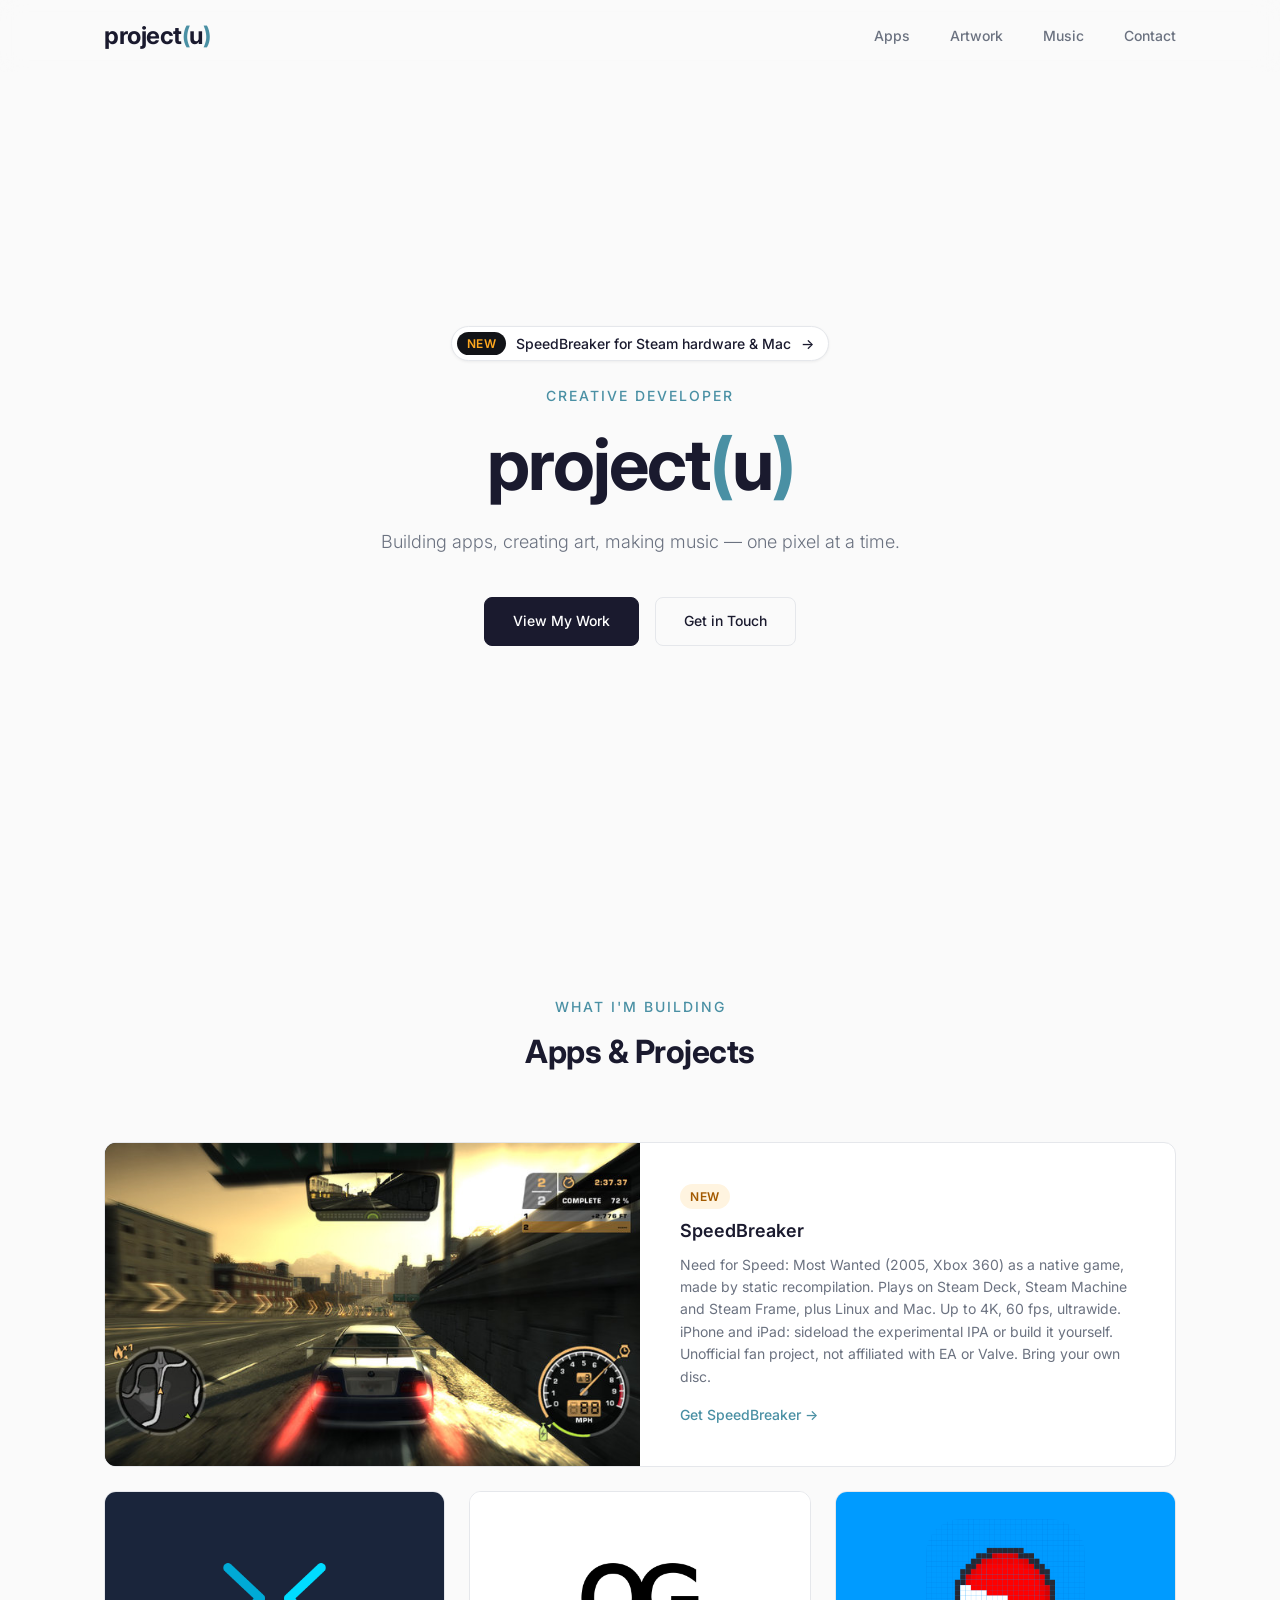
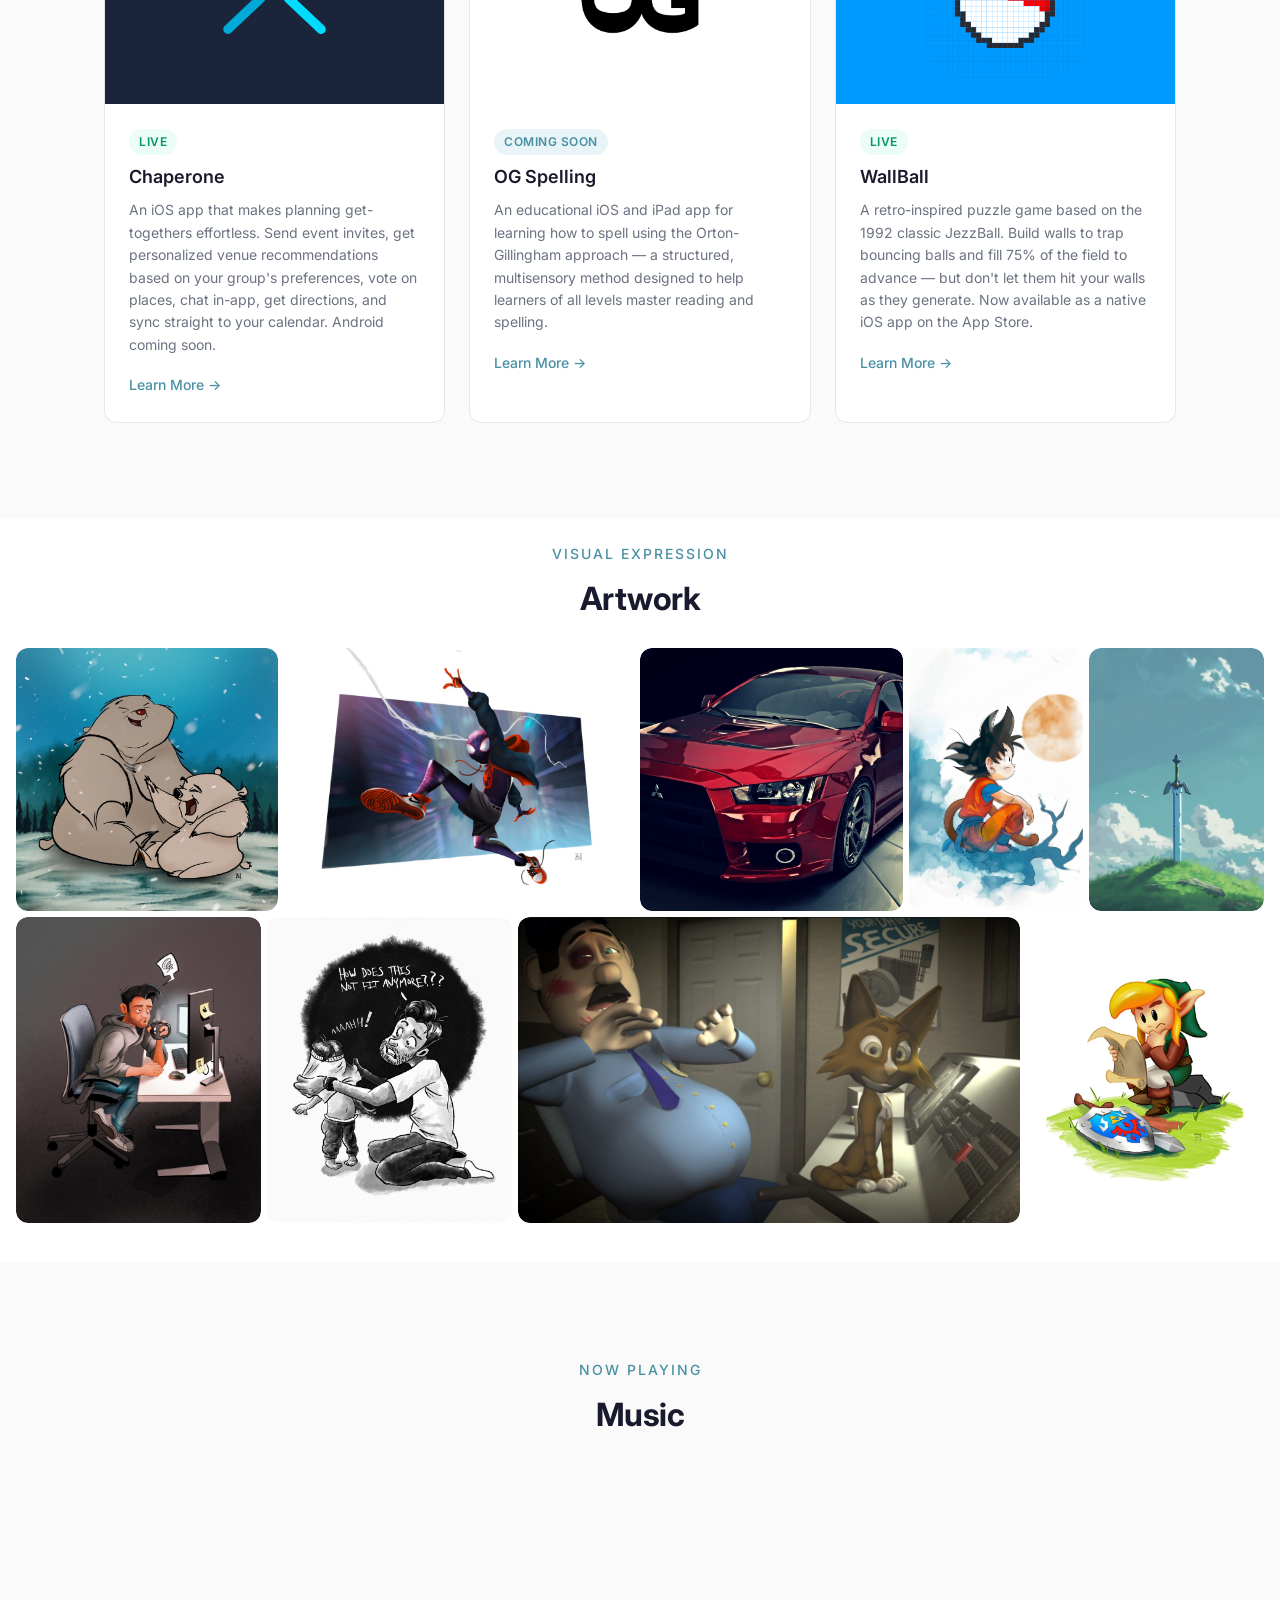
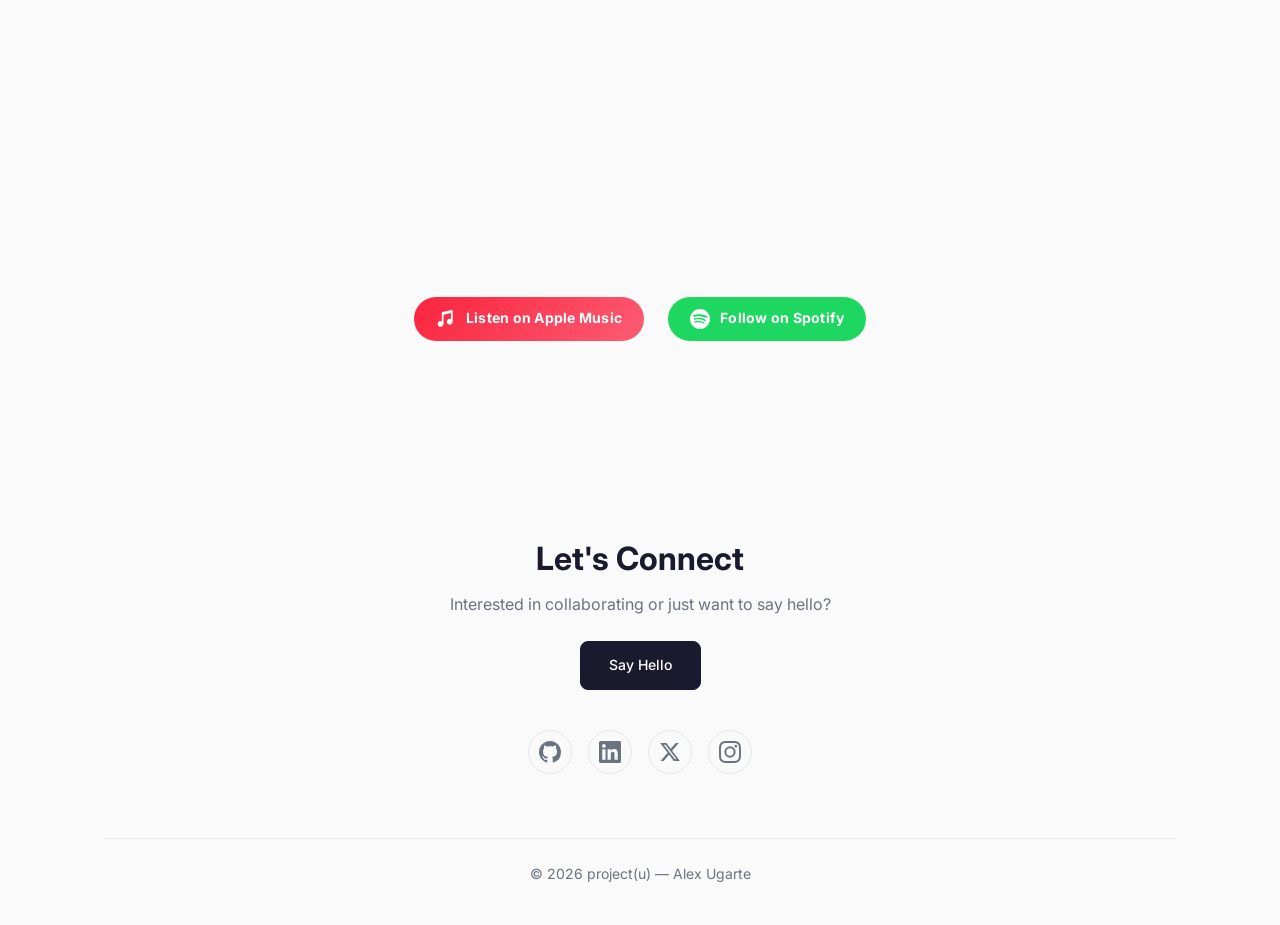
<file: index.html>
<!DOCTYPE html>
<html lang="en">
<head>
  <meta charset="UTF-8">
  <meta name="viewport" content="width=device-width, initial-scale=1.0">
  <!-- Google tag (gtag.js) -->
  <script async src="https://www.googletagmanager.com/gtag/js?id=G-HMG6N3FB27"></script>
  <script>
    window.dataLayer = window.dataLayer || [];
    function gtag(){dataLayer.push(arguments);}
    gtag('js', new Date());
    gtag('config', 'G-HMG6N3FB27');
  </script>
  <link rel="icon" type="image/svg+xml" href="/favicon.svg">
  <link rel="icon" type="image/png" sizes="64x64" href="/favicon-64.png">
  <link rel="apple-touch-icon" href="/apple-touch-icon.png">
  <meta name="theme-color" content="#fafafa">
  <title>project(u) — Alex Ugarte</title>
  <meta name="description" content="project(u) — Apps, artwork, and creative work by Alex Ugarte.">

  <!-- Social preview (Open Graph + Twitter) -->
  <meta property="og:type" content="website">
  <link rel="canonical" href="https://projectugarte.com/">
  <meta property="og:url" content="https://projectugarte.com/">
  <meta property="og:title" content="project(u) — Alex Ugarte">
  <meta property="og:description" content="Building apps, creating art, making music — one pixel at a time.">
  <meta property="og:image" content="https://projectugarte.com/assets/images/og-card.png">
  <meta property="og:image:width" content="1200">
  <meta property="og:image:height" content="630">
  <meta name="twitter:card" content="summary_large_image">
  <meta name="twitter:title" content="project(u) — Alex Ugarte">
  <meta name="twitter:description" content="Building apps, creating art, making music — one pixel at a time.">
  <meta name="twitter:image" content="https://projectugarte.com/assets/images/og-card.png">
  <link rel="preconnect" href="https://fonts.googleapis.com">
  <link rel="preconnect" href="https://fonts.gstatic.com" crossorigin>
  <link href="https://fonts.googleapis.com/css2?family=Inter:wght@300;400;500;600;700&display=swap" rel="stylesheet">
  <link rel="stylesheet" href="css/style.css">
</head>
<body>

  <!-- Navigation -->
  <nav class="nav" id="nav">
    <div class="nav__inner">
      <a href="#hero" class="nav__logo">project<span class="nav__logo-paren">(</span>u<span class="nav__logo-paren">)</span></a>
      <button class="nav__toggle" id="navToggle" aria-label="Toggle menu" aria-expanded="false" aria-controls="navLinks">
        <span></span>
        <span></span>
        <span></span>
      </button>
      <ul class="nav__links" id="navLinks">
        <li><a href="#apps" class="nav__link">Apps</a></li>
        <li><a href="#artwork" class="nav__link">Artwork</a></li>
        <li><a href="#music" class="nav__link">Music</a></li>
        <li><a href="#contact" class="nav__link">Contact</a></li>
      </ul>
    </div>
  </nav>

  <!-- Hero -->
  <section class="hero" id="hero">
    <!-- Hidden artwork grid behind hero -->
    <div class="hero__reveal-bg" id="heroRevealBg" aria-hidden="true">
      <div class="hero__reveal-grid">
        <div class="hero__reveal-row">
          <img src="assets/images/mukluck.jpeg" alt="" style="flex:1.0 0 0">
          <img src="assets/images/miles.jpeg" alt="" style="flex:1.3333 0 0">
          <img src="assets/images/evox.jpeg" alt="" style="flex:1.0 0 0">
          <img src="assets/images/kidgoku.jpeg" alt="" style="flex:0.6636 0 0">
          <img src="assets/images/mastersword.jpeg" alt="" style="flex:0.6667 0 0">
        </div>
        <div class="hero__reveal-row">
          <img src="assets/images/overworked.jpeg" alt="" style="flex:0.8 0 0">
          <img src="assets/images/smallshirt.jpeg" alt="" style="flex:0.7998 0 0">
          <img src="assets/images/tobey.jpeg" alt="" style="flex:1.6387 0 0">
          <img src="assets/images/link.jpeg" alt="" style="flex:0.7781 0 0">
        </div>
      </div>
    </div>
    <!-- Canvas overlay for reveal effect (decorative; equivalent navigation exists in the nav) -->
    <canvas class="hero__reveal-canvas" id="heroRevealCanvas" aria-hidden="true"></canvas>
    <div class="container">
      <div class="hero__content fade-in">
        <a href="/speedbreaker/" class="hero__announce">
          <span class="hero__announce-tag">New</span>
          <span>SpeedBreaker<span class="hero__announce-more"> for Steam hardware &amp; Mac</span></span>
          <span aria-hidden="true">&rarr;</span>
        </a>
        <p class="hero__label">Creative Developer</p>
        <h1 class="hero__title">project<span class="accent">(</span>u<span class="accent">)</span></h1>
        <p class="hero__subtitle">Building apps, creating art, making music — one pixel at a time.</p>
        <div class="hero__cta">
          <a href="#apps" class="btn btn--primary">View My Work</a>
          <a href="#contact" class="btn btn--outline">Get in Touch</a>
        </div>
      </div>
    </div>
  </section>

  <!-- Apps / Projects -->
  <section class="section apps" id="apps">
    <div class="container">
      <div class="section__header fade-in">
        <p class="section__label">What I'm Building</p>
        <h2 class="section__title">Apps & Projects</h2>
      </div>
      <div class="apps__grid">

        <a href="/speedbreaker/" class="app-card-link app-card-link--featured">
        <article class="app-card app-card--featured fade-in">
          <div class="app-card__image app-card__image--speedbreaker">
            <img src="assets/images/speedbreaker/sb-hero-chase-cam-ultrawide-960.jpg"
                 srcset="assets/images/speedbreaker/sb-hero-chase-cam-ultrawide-960.jpg 960w, assets/images/speedbreaker/sb-hero-chase-cam-ultrawide-1600.jpg 1600w"
                 sizes="(max-width: 768px) calc(100vw - 48px), 536px"
                 width="960" height="402" loading="lazy" decoding="async"
                 alt="SpeedBreaker gameplay: the chase camera behind a racing car at sunset">
          </div>
          <div class="app-card__body">
            <div class="app-card__meta">
              <span class="badge badge--new">New</span>
            </div>
            <h3 class="app-card__title">SpeedBreaker</h3>
            <p class="app-card__desc">Need for Speed: Most Wanted (2005, Xbox 360) as a native game, made by static recompilation. Plays on Steam Deck, Steam Machine and Steam Frame, plus Linux and Mac. Up to 4K, 60 fps, ultrawide. iPhone and iPad: sideload the experimental IPA or build it yourself. Unofficial fan project, not affiliated with EA or Valve. Bring your own disc.</p>
            <span class="app-card__link">Get SpeedBreaker &rarr;</span>
          </div>
        </article>
        </a>

        <a href="/chaperone/" class="app-card-link">
        <article class="app-card fade-in">
          <div class="app-card__image app-card__image--logo">
            <img src="assets/images/1024.png" alt="Chaperone app logo">
          </div>
          <div class="app-card__body">
            <div class="app-card__meta">
              <span class="badge badge--live">Live</span>
            </div>
            <h3 class="app-card__title">Chaperone</h3>
            <p class="app-card__desc">An iOS app that makes planning get-togethers effortless. Send event invites, get personalized venue recommendations based on your group's preferences, vote on places, chat in-app, get directions, and sync straight to your calendar. Android coming soon.</p>
            <span class="app-card__link">Learn More &rarr;</span>
          </div>
        </article>
        </a>

        <article class="app-card fade-in">
          <div class="app-card__image app-card__image--logo app-card__image--og">
            <img src="assets/images/AppIcon.png" alt="OG Spelling app logo">
          </div>
          <div class="app-card__body">
            <div class="app-card__meta">
              <span class="badge badge--soon">Coming Soon</span>
            </div>
            <h3 class="app-card__title">OG Spelling</h3>
            <p class="app-card__desc">An educational iOS and iPad app for learning how to spell using the Orton-Gillingham approach — a structured, multisensory method designed to help learners of all levels master reading and spelling.</p>
            <a href="#" class="app-card__link">Learn More &rarr;</a>
          </div>
        </article>

        <a href="/wallball/" class="app-card-link">
        <article class="app-card fade-in">
          <div class="app-card__image app-card__image--logo app-card__image--wallball">
            <img src="assets/images/wallball-icon-1024.png" alt="WallBall app logo">
          </div>
          <div class="app-card__body">
            <div class="app-card__meta">
              <span class="badge badge--live">Live</span>
            </div>
            <h3 class="app-card__title">WallBall</h3>
            <p class="app-card__desc">A retro-inspired puzzle game based on the 1992 classic JezzBall. Build walls to trap bouncing balls and fill 75% of the field to advance — but don't let them hit your walls as they generate. Now available as a native iOS app on the App Store.</p>
            <span class="app-card__link">Learn More &rarr;</span>
          </div>
        </article>
        </a>

      </div>
    </div>
  </section>

  <!-- Artwork -->
  <section class="section artwork" id="artwork">
    <div class="container">
      <div class="section__header fade-in">
        <p class="section__label">Visual Expression</p>
        <h2 class="section__title">Artwork</h2>
      </div>
      <div class="masonry fade-in">
        <div class="masonry__row">
          <div class="masonry__item" data-lightbox>
            <img src="assets/images/mukluck.jpeg" alt="Polar bears in the snow illustration" loading="lazy">
          </div>
          <div class="masonry__item" data-lightbox>
            <img src="assets/images/miles.jpeg" alt="Miles Morales Spider-Man illustration" loading="lazy">
          </div>
          <div class="masonry__item" data-lightbox>
            <img src="assets/images/evox.jpeg" alt="Evo X car render" loading="lazy">
          </div>
          <div class="masonry__item" data-lightbox>
            <img src="assets/images/kidgoku.jpeg" alt="Kid Goku watercolor illustration" loading="lazy">
          </div>
          <div class="masonry__item" data-lightbox>
            <img src="assets/images/mastersword.jpeg" alt="Master Sword landscape painting" loading="lazy">
          </div>
        </div>
        <div class="masonry__row">
          <div class="masonry__item" data-lightbox>
            <img src="assets/images/overworked.jpeg" alt="Overworked developer illustration" loading="lazy">
          </div>
          <div class="masonry__item" data-lightbox>
            <img src="assets/images/smallshirt.jpeg" alt="Small shirt comic illustration" loading="lazy">
          </div>
          <div class="masonry__item" data-lightbox>
            <img src="assets/images/tobey.jpeg" alt="3D animated scene" loading="lazy">
          </div>
          <div class="masonry__item" data-lightbox>
            <img src="assets/images/link.jpeg" alt="Link reading a map illustration" loading="lazy">
          </div>
        </div>
      </div>
    </div>
  </section>

  <!-- Music -->
  <section class="section music" id="music">
    <div class="container">
      <div class="section__header fade-in">
        <p class="section__label">Now Playing</p>
        <h2 class="section__title">Music</h2>
      </div>
      <div class="music__wrap fade-in">
        <div class="music__player">
          <iframe style="border-radius:12px" src="https://open.spotify.com/embed/track/64HUYIu3fkqwS0Bc41fSD0?utm_source=generator&theme=0" width="100%" height="352" frameBorder="0" allowfullscreen="" allow="autoplay; clipboard-write; encrypted-media; fullscreen; picture-in-picture" loading="lazy"></iframe>
        </div>
        <div class="music__actions">
          <a href="https://music.apple.com/us/album/mercy-shame-single/1895276631" target="_blank" rel="noopener noreferrer" class="music__apple-btn" aria-label="Listen on Apple Music">
            <svg class="music__apple-btn-icon" viewBox="0 0 24 24" fill="currentColor" aria-hidden="true">
              <path d="M9 6.5v11.28A3.5 3.5 0 1 1 7 14.63V4.5c0-.47.33-.88.79-.98l11-2.4A1 1 0 0 1 20 2.1v13.18a3.5 3.5 0 1 1-2-3.16V4.85L9 6.81z"/>
            </svg>
            <span>Listen on Apple Music</span>
          </a>
          <a href="https://open.spotify.com/artist/5kCSwcKKS4Qlwhm0rzNMpK?si=Wvt9BzOQR2y3berEKjwaUg" target="_blank" rel="noopener noreferrer" class="music__spotify-btn" aria-label="Follow on Spotify">
            <svg class="music__spotify-btn-icon" viewBox="0 0 168 168" fill="currentColor" aria-hidden="true">
              <path d="M83.996.277C37.747.277.253 37.77.253 84.019c0 46.251 37.494 83.741 83.743 83.741 46.254 0 83.744-37.49 83.744-83.741 0-46.246-37.49-83.738-83.745-83.738zm38.404 120.78a5.217 5.217 0 01-7.18 1.73c-19.662-12.01-44.414-14.73-73.564-8.07a5.222 5.222 0 01-6.249-3.93 5.213 5.213 0 013.926-6.25c31.9-7.291 59.263-4.15 81.337 9.34 2.46 1.51 3.24 4.72 1.73 7.18zm10.25-22.805c-1.89 3.075-5.91 4.045-8.98 2.155-22.51-13.839-56.823-17.846-83.448-9.764-3.453 1.043-7.1-.903-8.148-4.35a6.538 6.538 0 014.354-8.143c30.413-9.228 68.222-4.758 94.072 11.127 3.07 1.89 4.04 5.91 2.15 8.976v-.001zm.88-23.744c-26.99-16.031-71.52-17.505-97.289-9.684-4.138 1.255-8.514-1.081-9.768-5.219a7.835 7.835 0 015.221-9.771c29.581-8.98 78.756-7.245 109.83 11.202a7.823 7.823 0 012.74 10.733c-2.2 3.722-7.02 4.949-10.73 2.739z"/>
            </svg>
            <span>Follow on Spotify</span>
          </a>
        </div>
      </div>
    </div>
  </section>

  <!-- Contact / Footer -->
  <footer class="footer" id="contact">
    <div class="container">
      <div class="footer__content fade-in">
        <h2 class="footer__title">Let's Connect</h2>
        <p class="footer__text">Interested in collaborating or just want to say hello?</p>
        <a href="mailto:project.ugarte@gmail.com" class="btn btn--primary">Say Hello</a>
        <div class="footer__socials">
          <a href="https://github.com/ProjectUgarte" target="_blank" rel="noopener noreferrer" class="footer__social" aria-label="GitHub">
            <svg width="22" height="22" fill="currentColor" viewBox="0 0 24 24"><path d="M12 0C5.37 0 0 5.37 0 12c0 5.31 3.435 9.795 8.205 11.385.6.105.825-.255.825-.57 0-.285-.015-1.23-.015-2.235-3.015.555-3.795-.735-4.035-1.41-.135-.345-.72-1.41-1.23-1.695-.42-.225-1.02-.78-.015-.795.945-.015 1.62.87 1.845 1.23 1.08 1.815 2.805 1.305 3.495.99.105-.78.42-1.305.765-1.605-2.67-.3-5.46-1.335-5.46-5.925 0-1.305.465-2.385 1.23-3.225-.12-.3-.54-1.53.12-3.18 0 0 1.005-.315 3.3 1.23.96-.27 1.98-.405 3-.405s2.04.135 3 .405c2.295-1.56 3.3-1.23 3.3-1.23.66 1.65.24 2.88.12 3.18.765.84 1.23 1.905 1.23 3.225 0 4.605-2.805 5.625-5.475 5.925.435.375.81 1.095.81 2.22 0 1.605-.015 2.895-.015 3.3 0 .315.225.69.825.57A12.02 12.02 0 0024 12c0-6.63-5.37-12-12-12z"/></svg>
          </a>
          <a href="https://www.linkedin.com/in/alex-ugarte-8380914a" target="_blank" rel="noopener noreferrer" class="footer__social" aria-label="LinkedIn">
            <svg width="22" height="22" fill="currentColor" viewBox="0 0 24 24"><path d="M20.447 20.452h-3.554v-5.569c0-1.328-.027-3.037-1.852-3.037-1.853 0-2.136 1.445-2.136 2.939v5.667H9.351V9h3.414v1.561h.046c.477-.9 1.637-1.85 3.37-1.85 3.601 0 4.267 2.37 4.267 5.455v6.286zM5.337 7.433a2.062 2.062 0 01-2.063-2.065 2.064 2.064 0 112.063 2.065zm1.782 13.019H3.555V9h3.564v11.452zM22.225 0H1.771C.792 0 0 .774 0 1.729v20.542C0 23.227.792 24 1.771 24h20.451C23.2 24 24 23.227 24 22.271V1.729C24 .774 23.2 0 22.222 0h.003z"/></svg>
          </a>
          <a href="https://x.com/thealexugarte" target="_blank" rel="noopener noreferrer" class="footer__social" aria-label="Twitter / X">
            <svg width="22" height="22" fill="currentColor" viewBox="0 0 24 24"><path d="M18.244 2.25h3.308l-7.227 8.26 8.502 11.24H16.17l-5.214-6.817L4.99 21.75H1.68l7.73-8.835L1.254 2.25H8.08l4.713 6.231zm-1.161 17.52h1.833L7.084 4.126H5.117z"/></svg>
          </a>
          <a href="https://www.instagram.com/thealexugarte" target="_blank" rel="noopener noreferrer" class="footer__social" aria-label="Instagram">
            <svg width="22" height="22" fill="currentColor" viewBox="0 0 24 24"><path d="M12 2.163c3.204 0 3.584.012 4.85.07 3.252.148 4.771 1.691 4.919 4.919.058 1.265.069 1.645.069 4.849 0 3.205-.012 3.584-.069 4.849-.149 3.225-1.664 4.771-4.919 4.919-1.266.058-1.644.07-4.85.07-3.204 0-3.584-.012-4.849-.07-3.26-.149-4.771-1.699-4.919-4.92-.058-1.265-.07-1.644-.07-4.849 0-3.204.013-3.583.07-4.849.149-3.227 1.664-4.771 4.919-4.919 1.266-.057 1.645-.069 4.849-.069zM12 0C8.741 0 8.333.014 7.053.072 2.695.272.273 2.69.073 7.052.014 8.333 0 8.741 0 12c0 3.259.014 3.668.072 4.948.2 4.358 2.618 6.78 6.98 6.98C8.333 23.986 8.741 24 12 24c3.259 0 3.668-.014 4.948-.072 4.354-.2 6.782-2.618 6.979-6.98.059-1.28.073-1.689.073-4.948 0-3.259-.014-3.667-.072-4.947-.196-4.354-2.617-6.78-6.979-6.98C15.668.014 15.259 0 12 0zm0 5.838a6.162 6.162 0 100 12.324 6.162 6.162 0 000-12.324zM12 16a4 4 0 110-8 4 4 0 010 8zm6.406-11.845a1.44 1.44 0 100 2.881 1.44 1.44 0 000-2.881z"/></svg>
          </a>
        </div>
      </div>
      <div class="footer__bottom">
        <p>&copy; 2026 project(u) — Alex Ugarte</p>
      </div>
    </div>
  </footer>

  <!-- Lightbox -->
  <div class="lightbox" id="lightbox" role="dialog" aria-modal="true" aria-label="Image viewer">
    <button class="lightbox__close" id="lightboxClose" aria-label="Close">&times;</button>
    <button class="lightbox__arrow lightbox__arrow--prev" id="lightboxPrev" aria-label="Previous">&#8249;</button>
    <div class="lightbox__content" id="lightboxContent"></div>
    <button class="lightbox__arrow lightbox__arrow--next" id="lightboxNext" aria-label="Next">&#8250;</button>
  </div>

  <script src="js/main.js"></script>
  <script src="js/lightbox.js"></script>
</body>
</html>
</file>
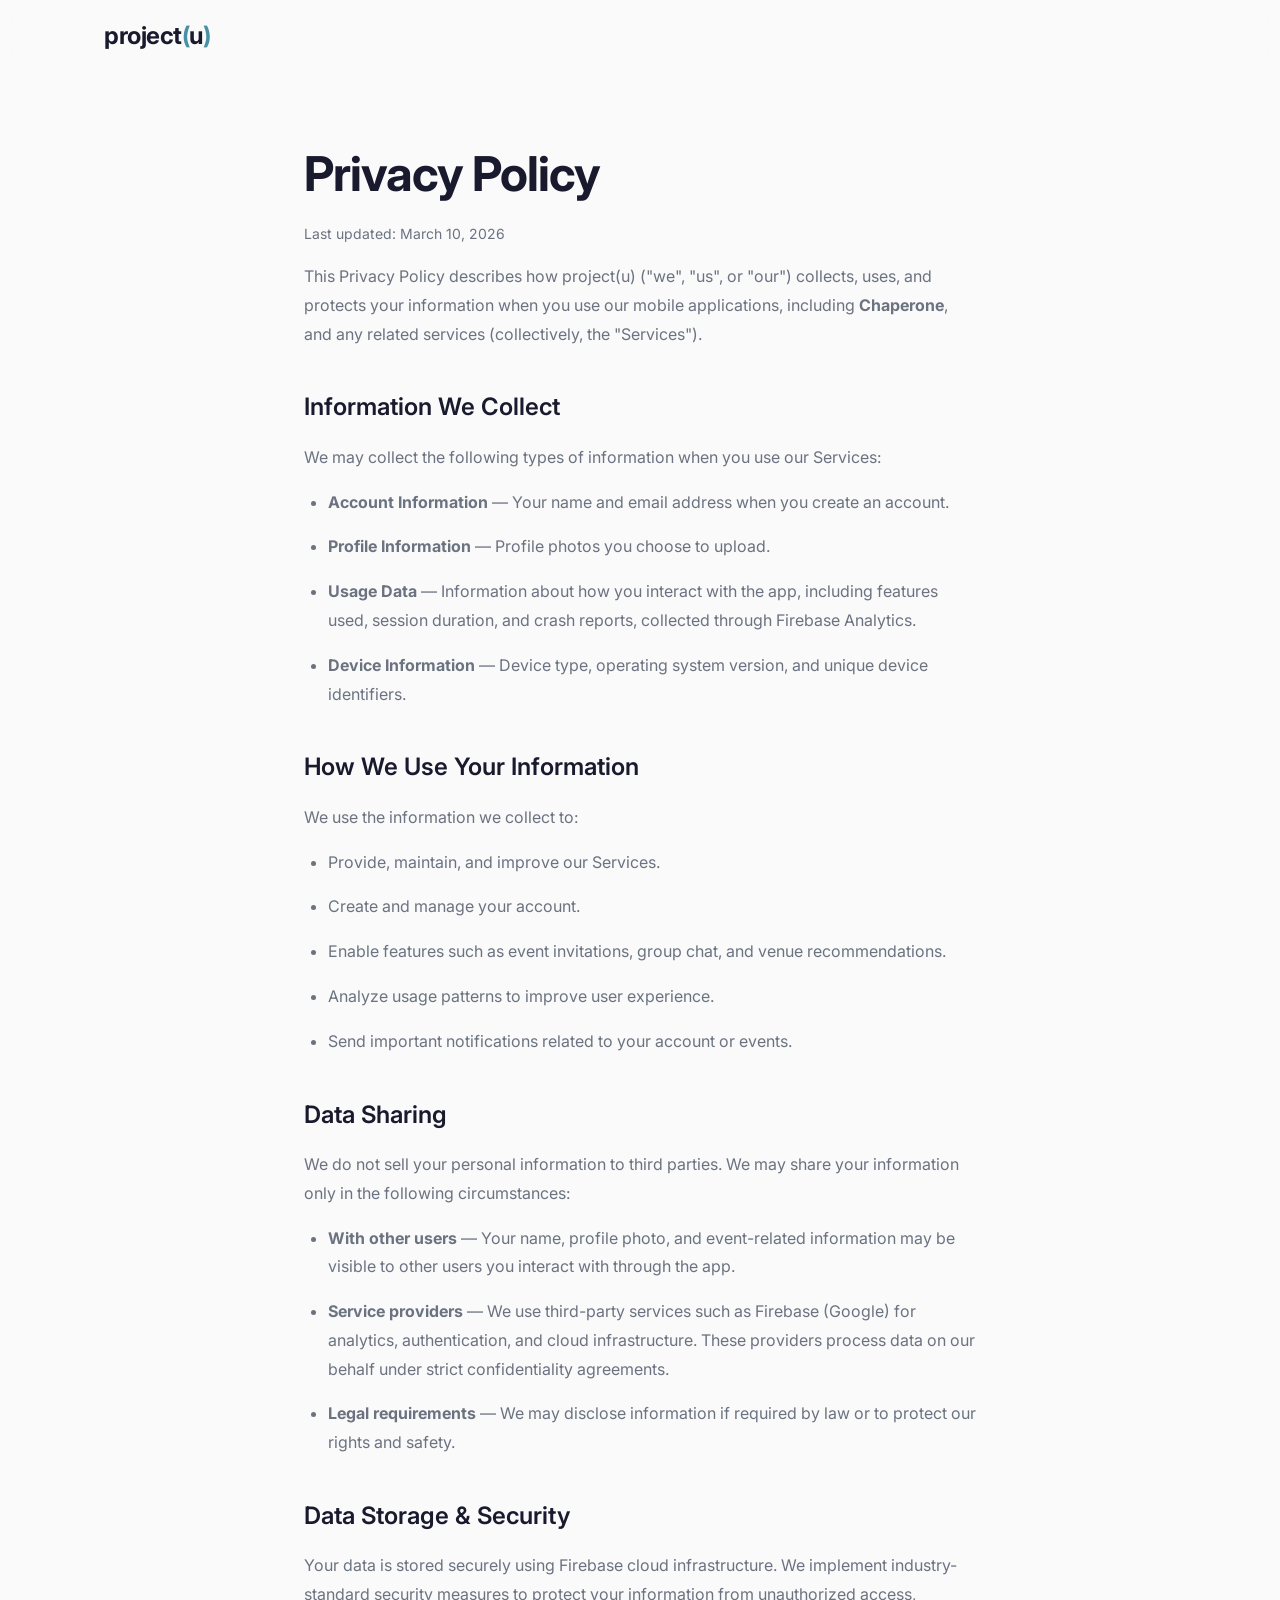
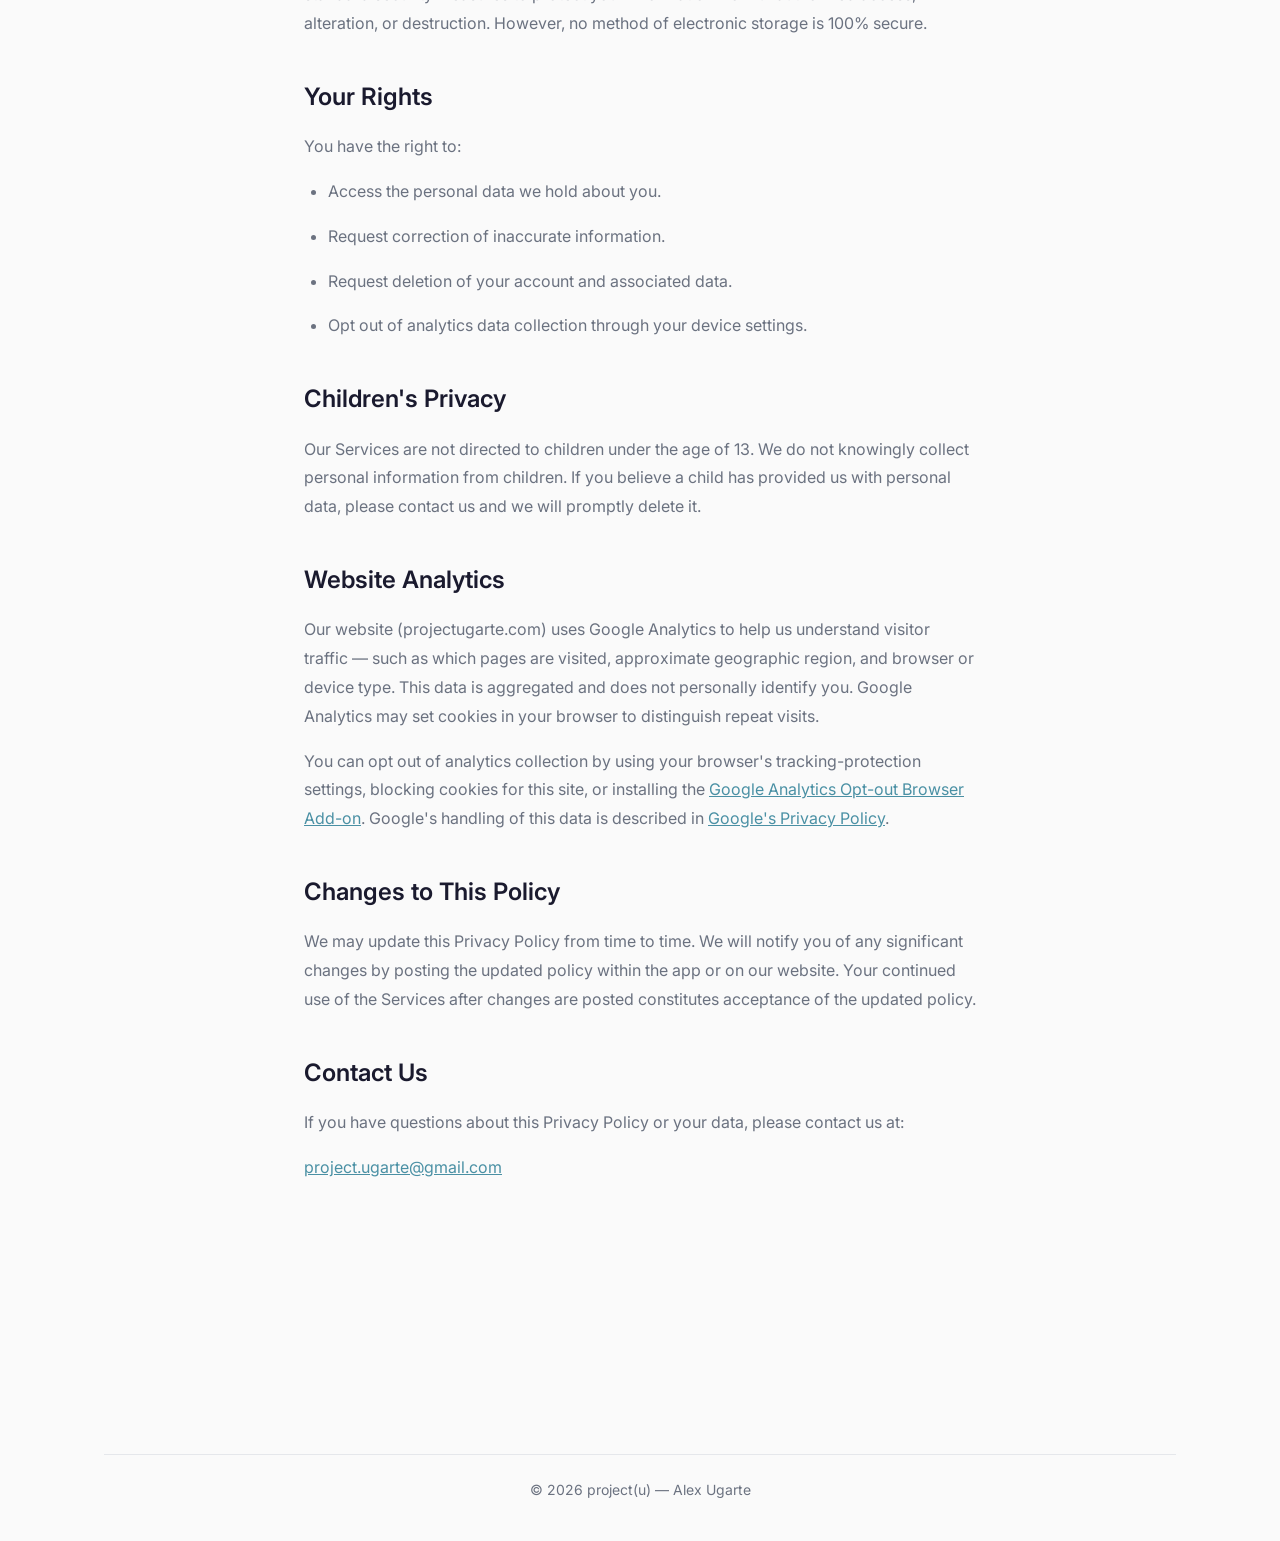
<file: privacy/index.html>
<!DOCTYPE html>
<html lang="en">
<head>
  <meta charset="UTF-8">
  <meta name="viewport" content="width=device-width, initial-scale=1.0">
  <!-- Google tag (gtag.js) -->
  <script async src="https://www.googletagmanager.com/gtag/js?id=G-HMG6N3FB27"></script>
  <script>
    window.dataLayer = window.dataLayer || [];
    function gtag(){dataLayer.push(arguments);}
    gtag('js', new Date());
    gtag('config', 'G-HMG6N3FB27');
  </script>
  <link rel="icon" type="image/svg+xml" href="/favicon.svg">
  <link rel="icon" type="image/png" sizes="64x64" href="/favicon-64.png">
  <link rel="apple-touch-icon" href="/apple-touch-icon.png">
  <meta name="theme-color" content="#fafafa">
  <title>Privacy Policy — project(u)</title>
  <meta name="description" content="Privacy Policy for Chaperone and other apps by project(u).">

  <!-- Social preview (Open Graph + Twitter) -->
  <meta property="og:type" content="website">
  <link rel="canonical" href="https://projectugarte.com/privacy/">
  <meta property="og:url" content="https://projectugarte.com/privacy/">
  <meta property="og:title" content="Privacy Policy — project(u)">
  <meta property="og:description" content="Privacy Policy for Chaperone and other apps by project(u).">
  <meta property="og:image" content="https://projectugarte.com/assets/images/og-card.png">
  <meta name="twitter:card" content="summary">
  <link rel="preconnect" href="https://fonts.googleapis.com">
  <link rel="preconnect" href="https://fonts.gstatic.com" crossorigin>
  <link href="https://fonts.googleapis.com/css2?family=Inter:wght@300;400;500;600;700&display=swap" rel="stylesheet">
  <link rel="stylesheet" href="../css/style.css">
  <style>
    .policy {
      max-width: 720px;
      margin: 0 auto;
      padding: calc(var(--nav-height) + var(--spacing-xl)) var(--spacing-md) var(--spacing-2xl);
    }
    .policy__title {
      font-size: var(--font-size-3xl);
      font-weight: 700;
      letter-spacing: -1px;
      margin-bottom: var(--spacing-xs);
    }
    .policy__updated {
      font-size: var(--font-size-sm);
      color: var(--color-text-muted);
      margin-bottom: var(--spacing-xl);
    }
    .policy h2 {
      font-size: var(--font-size-xl);
      font-weight: 600;
      margin-top: var(--spacing-lg);
      margin-bottom: var(--spacing-sm);
    }
    .policy p,
    .policy li {
      color: var(--color-text-muted);
      line-height: 1.8;
      margin-bottom: var(--spacing-sm);
    }
    .policy ul {
      list-style: disc;
      padding-left: var(--spacing-md);
      margin-bottom: var(--spacing-sm);
    }
    .policy a {
      color: var(--color-accent);
      text-decoration: underline;
    }
    .policy a:hover {
      color: var(--color-text);
    }
  </style>
</head>
<body>

  <!-- Navigation -->
  <nav class="nav" id="nav">
    <div class="nav__inner">
      <a href="/" class="nav__logo">project<span class="nav__logo-paren">(</span>u<span class="nav__logo-paren">)</span></a>
    </div>
  </nav>

  <main class="policy">
    <h1 class="policy__title">Privacy Policy</h1>
    <p class="policy__updated">Last updated: March 10, 2026</p>

    <p>This Privacy Policy describes how project(u) ("we", "us", or "our") collects, uses, and protects your information when you use our mobile applications, including <strong>Chaperone</strong>, and any related services (collectively, the "Services").</p>

    <h2>Information We Collect</h2>
    <p>We may collect the following types of information when you use our Services:</p>
    <ul>
      <li><strong>Account Information</strong> — Your name and email address when you create an account.</li>
      <li><strong>Profile Information</strong> — Profile photos you choose to upload.</li>
      <li><strong>Usage Data</strong> — Information about how you interact with the app, including features used, session duration, and crash reports, collected through Firebase Analytics.</li>
      <li><strong>Device Information</strong> — Device type, operating system version, and unique device identifiers.</li>
    </ul>

    <h2>How We Use Your Information</h2>
    <p>We use the information we collect to:</p>
    <ul>
      <li>Provide, maintain, and improve our Services.</li>
      <li>Create and manage your account.</li>
      <li>Enable features such as event invitations, group chat, and venue recommendations.</li>
      <li>Analyze usage patterns to improve user experience.</li>
      <li>Send important notifications related to your account or events.</li>
    </ul>

    <h2>Data Sharing</h2>
    <p>We do not sell your personal information to third parties. We may share your information only in the following circumstances:</p>
    <ul>
      <li><strong>With other users</strong> — Your name, profile photo, and event-related information may be visible to other users you interact with through the app.</li>
      <li><strong>Service providers</strong> — We use third-party services such as Firebase (Google) for analytics, authentication, and cloud infrastructure. These providers process data on our behalf under strict confidentiality agreements.</li>
      <li><strong>Legal requirements</strong> — We may disclose information if required by law or to protect our rights and safety.</li>
    </ul>

    <h2>Data Storage & Security</h2>
    <p>Your data is stored securely using Firebase cloud infrastructure. We implement industry-standard security measures to protect your information from unauthorized access, alteration, or destruction. However, no method of electronic storage is 100% secure.</p>

    <h2>Your Rights</h2>
    <p>You have the right to:</p>
    <ul>
      <li>Access the personal data we hold about you.</li>
      <li>Request correction of inaccurate information.</li>
      <li>Request deletion of your account and associated data.</li>
      <li>Opt out of analytics data collection through your device settings.</li>
    </ul>

    <h2>Children's Privacy</h2>
    <p>Our Services are not directed to children under the age of 13. We do not knowingly collect personal information from children. If you believe a child has provided us with personal data, please contact us and we will promptly delete it.</p>

    <h2>Website Analytics</h2>
    <p>Our website (projectugarte.com) uses Google Analytics to help us understand visitor traffic — such as which pages are visited, approximate geographic region, and browser or device type. This data is aggregated and does not personally identify you. Google Analytics may set cookies in your browser to distinguish repeat visits.</p>
    <p>You can opt out of analytics collection by using your browser's tracking-protection settings, blocking cookies for this site, or installing the <a href="https://tools.google.com/dlpage/gaoptout" target="_blank" rel="noopener noreferrer">Google Analytics Opt-out Browser Add-on</a>. Google's handling of this data is described in <a href="https://policies.google.com/privacy" target="_blank" rel="noopener noreferrer">Google's Privacy Policy</a>.</p>

    <h2>Changes to This Policy</h2>
    <p>We may update this Privacy Policy from time to time. We will notify you of any significant changes by posting the updated policy within the app or on our website. Your continued use of the Services after changes are posted constitutes acceptance of the updated policy.</p>

    <h2>Contact Us</h2>
    <p>If you have questions about this Privacy Policy or your data, please contact us at:</p>
    <p><a href="mailto:project.ugarte@gmail.com">project.ugarte@gmail.com</a></p>
  </main>

  <!-- Footer -->
  <footer class="footer">
    <div class="container">
      <div class="footer__bottom">
        <p>&copy; 2026 project(u) — Alex Ugarte</p>
      </div>
    </div>
  </footer>

</body>
</html>
</file>
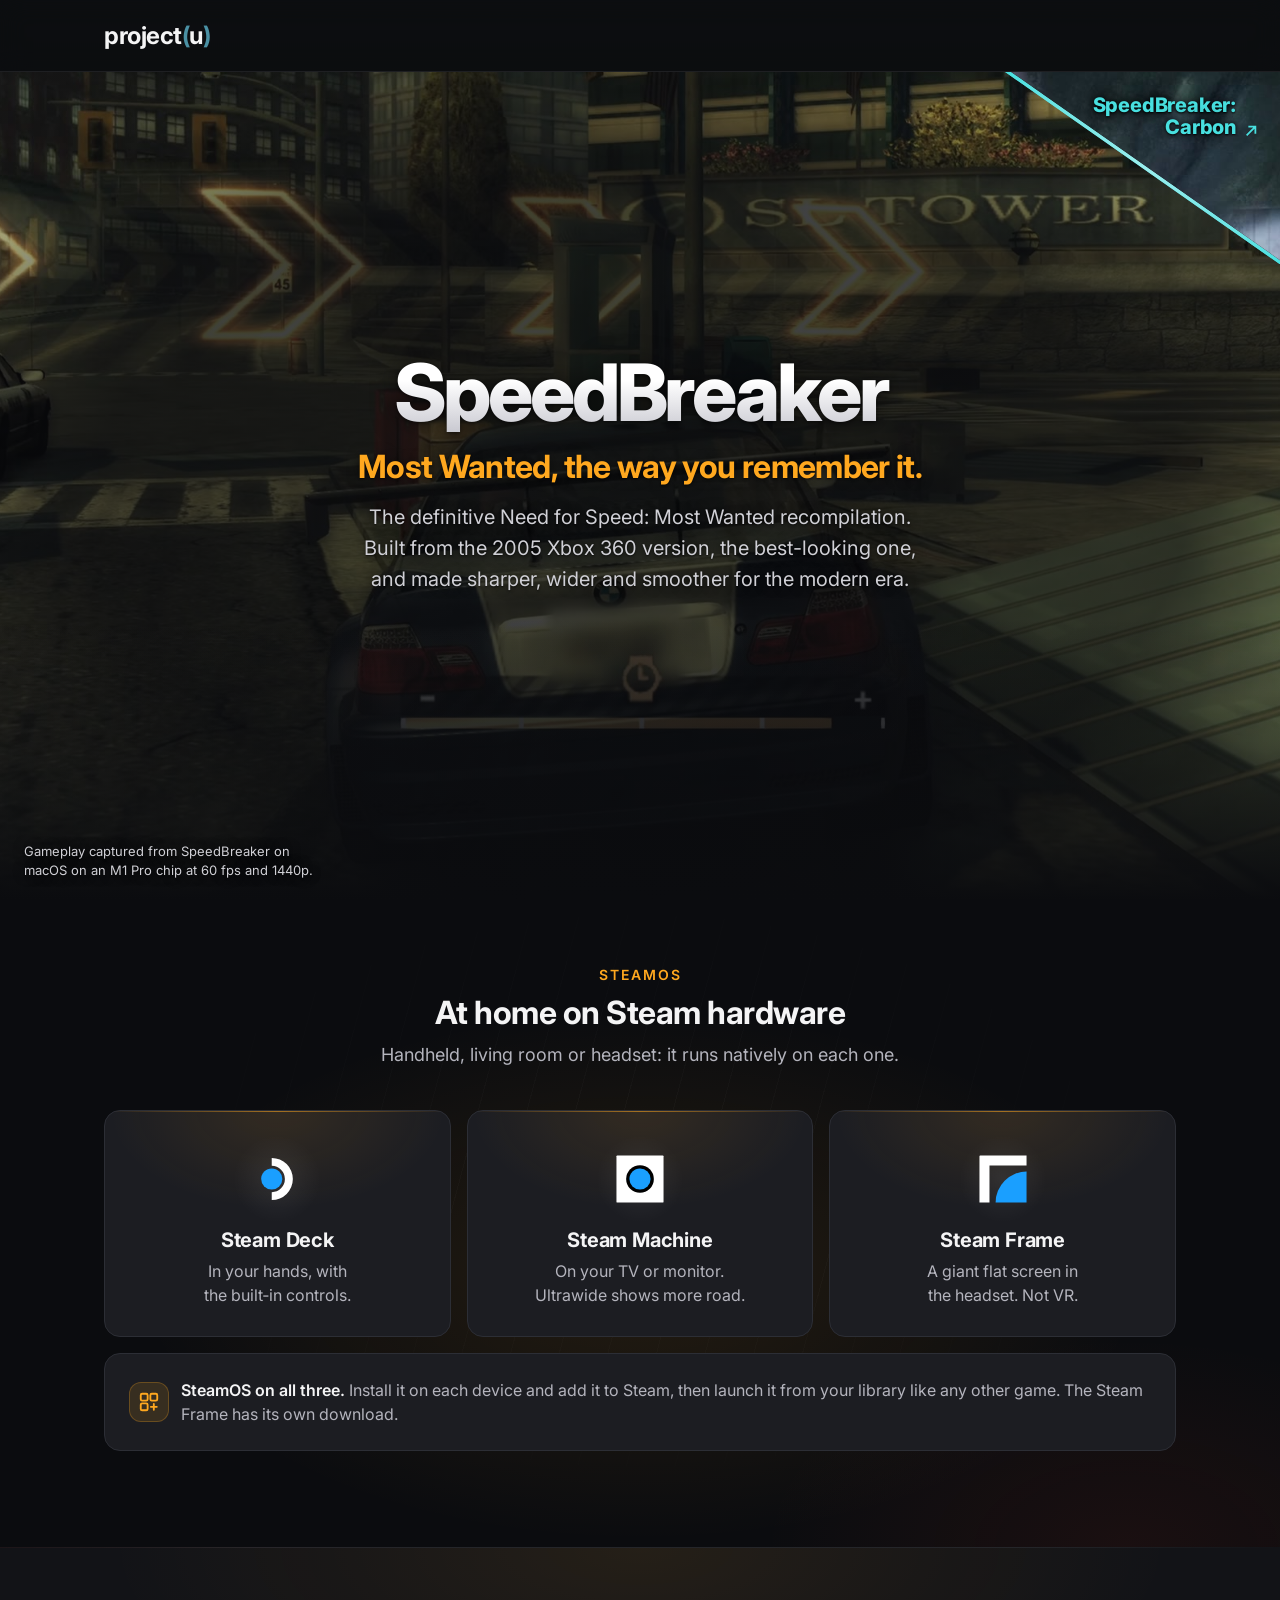
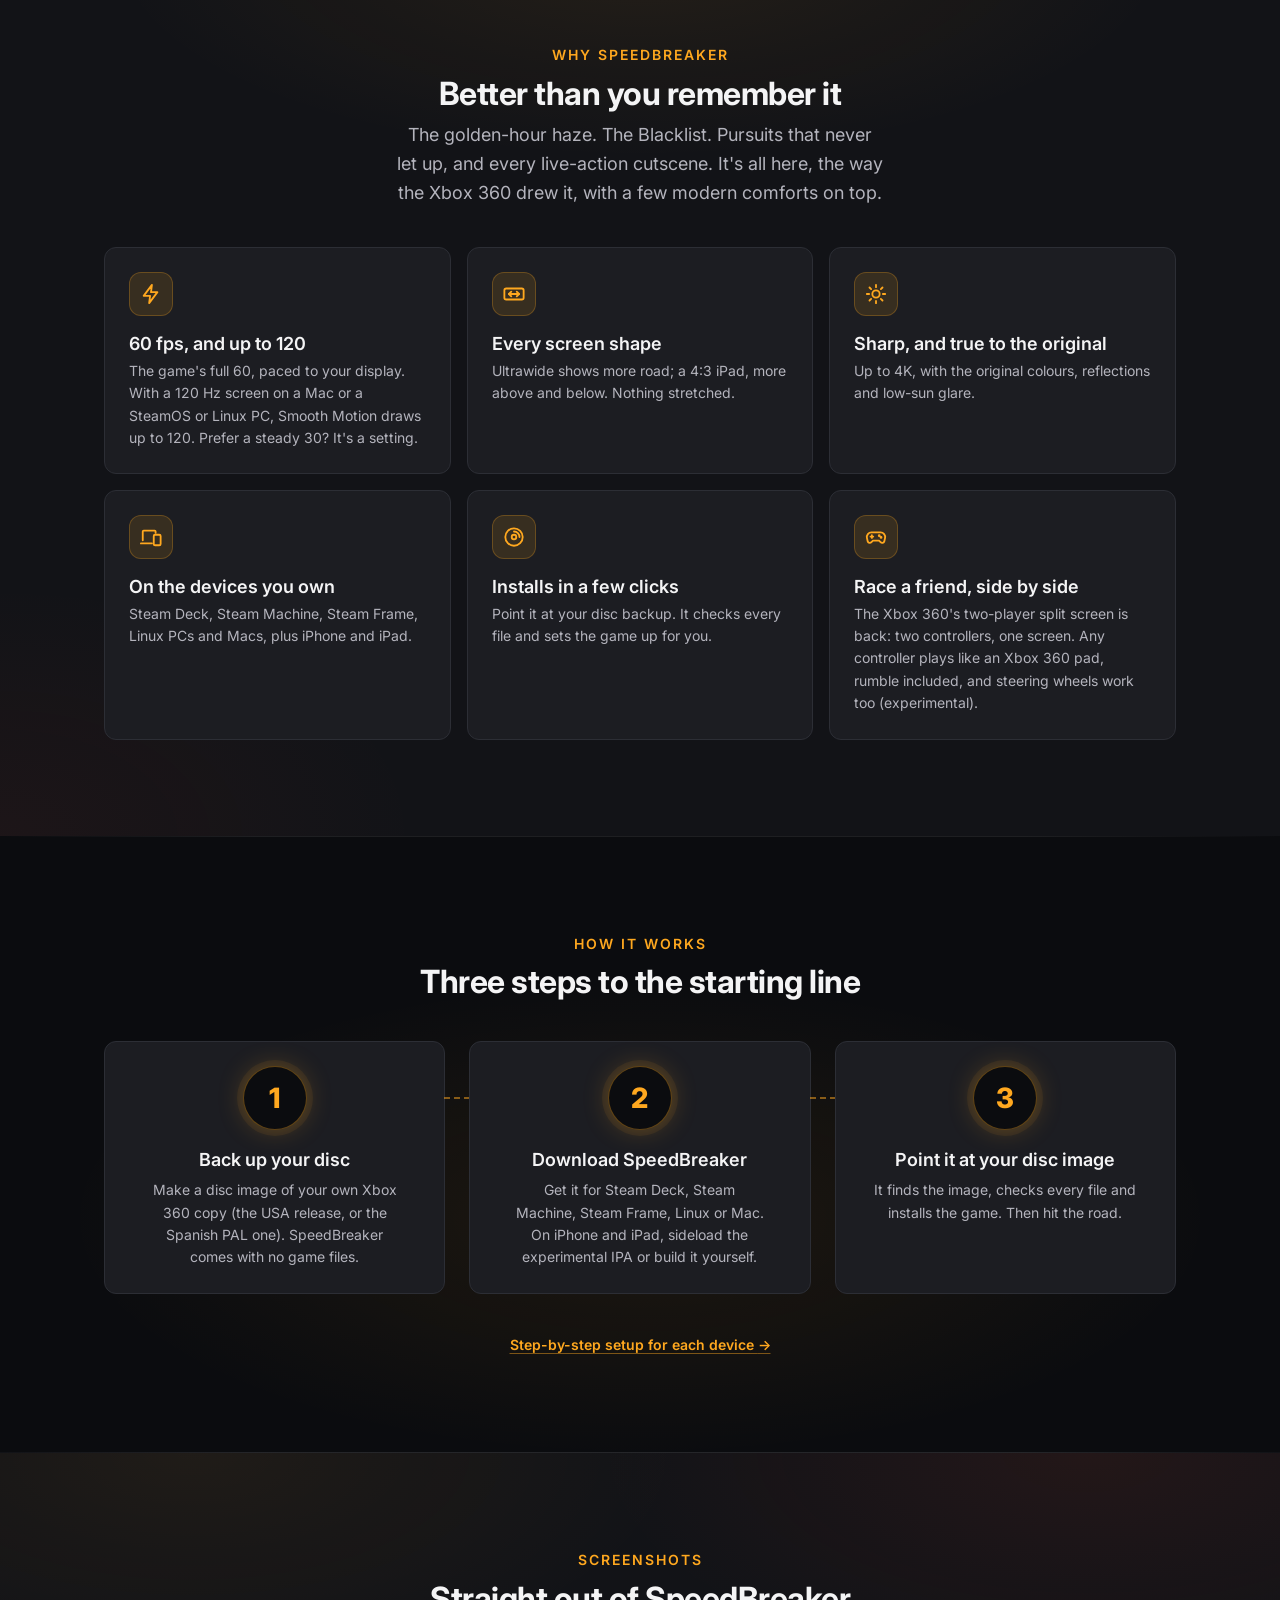
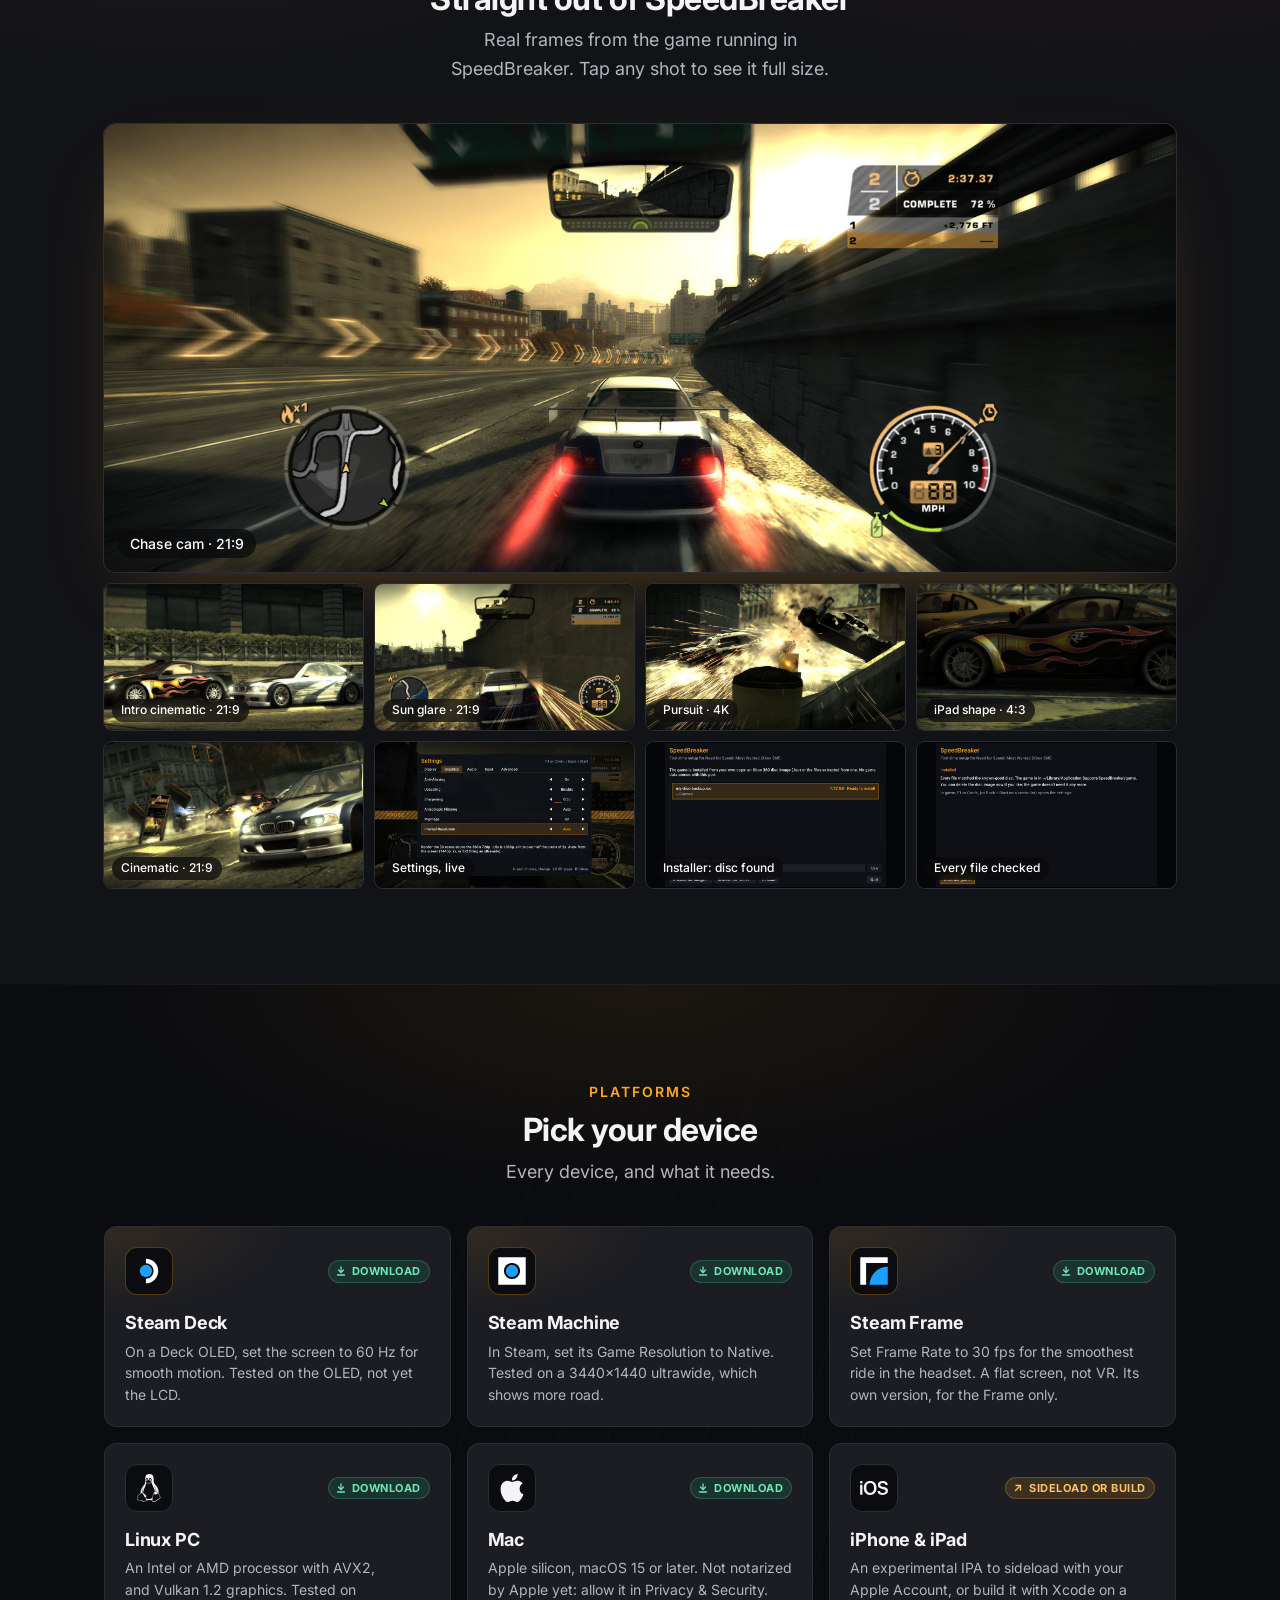
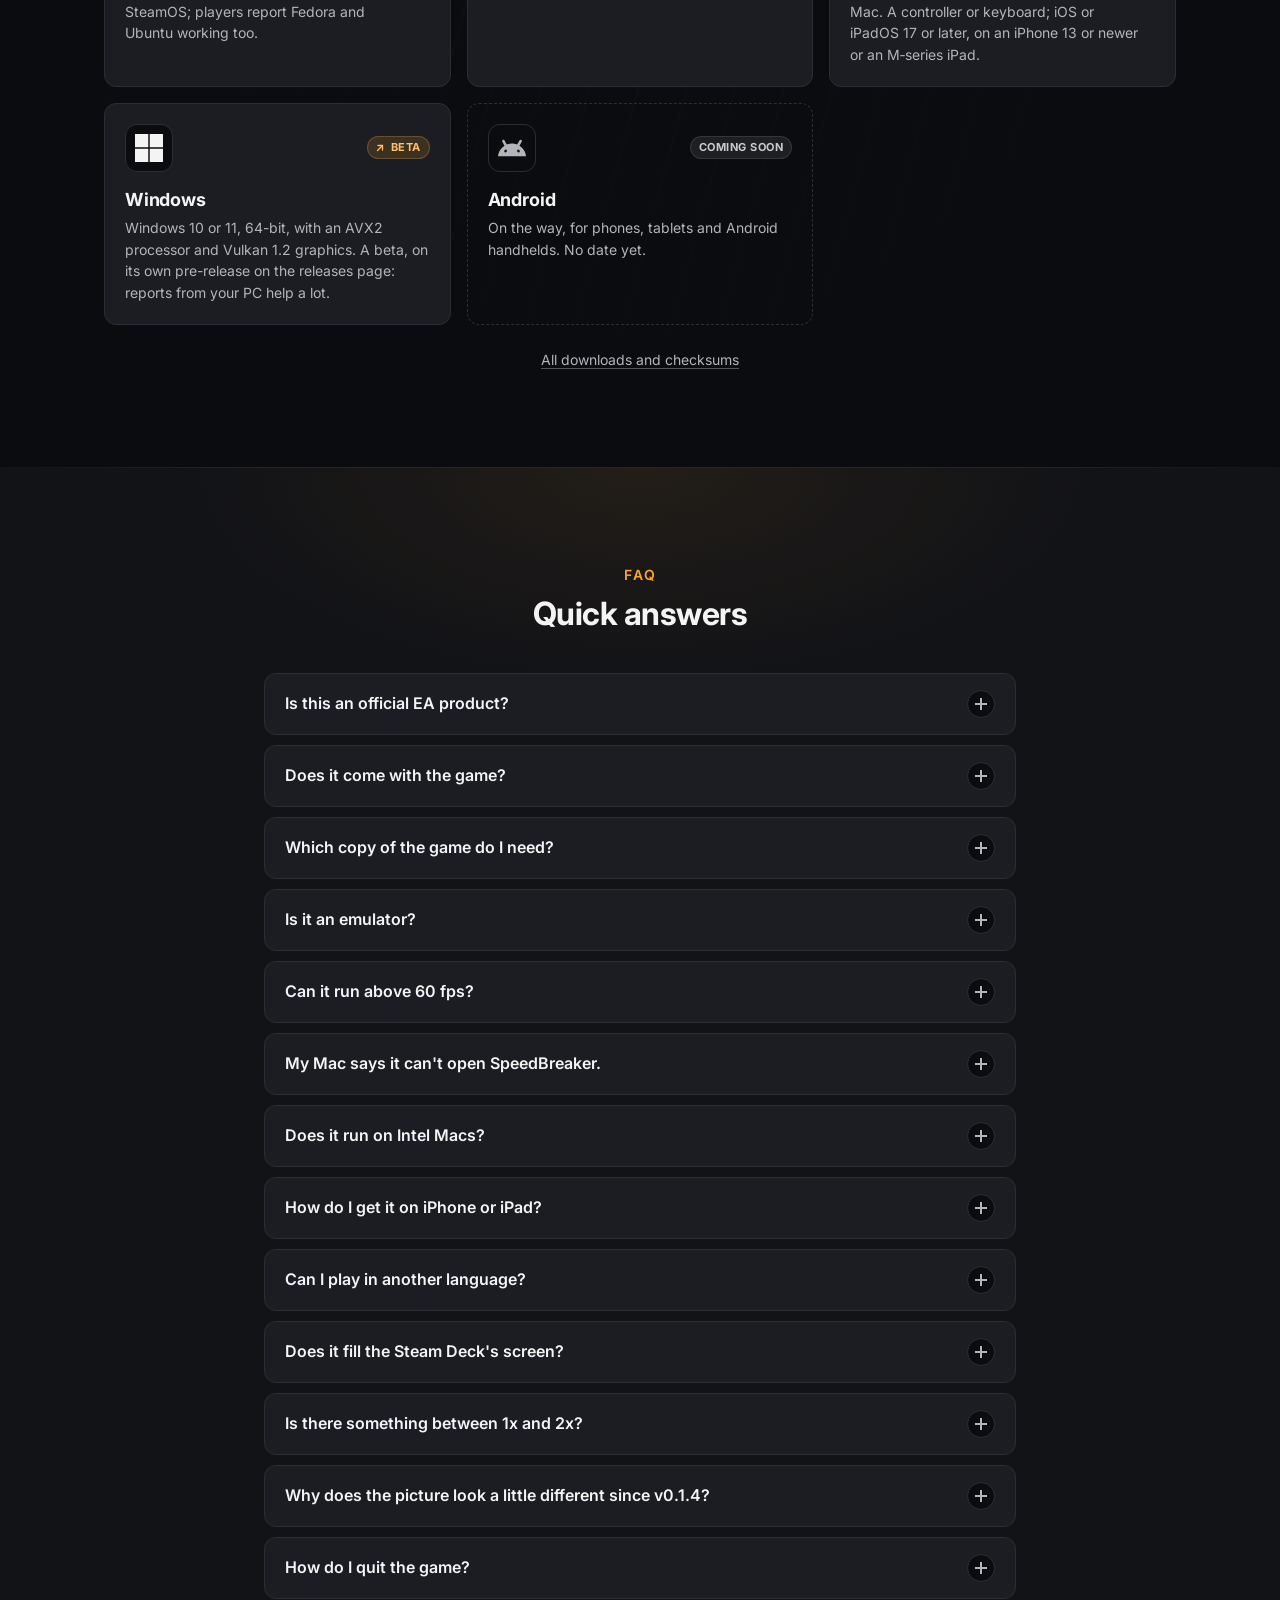
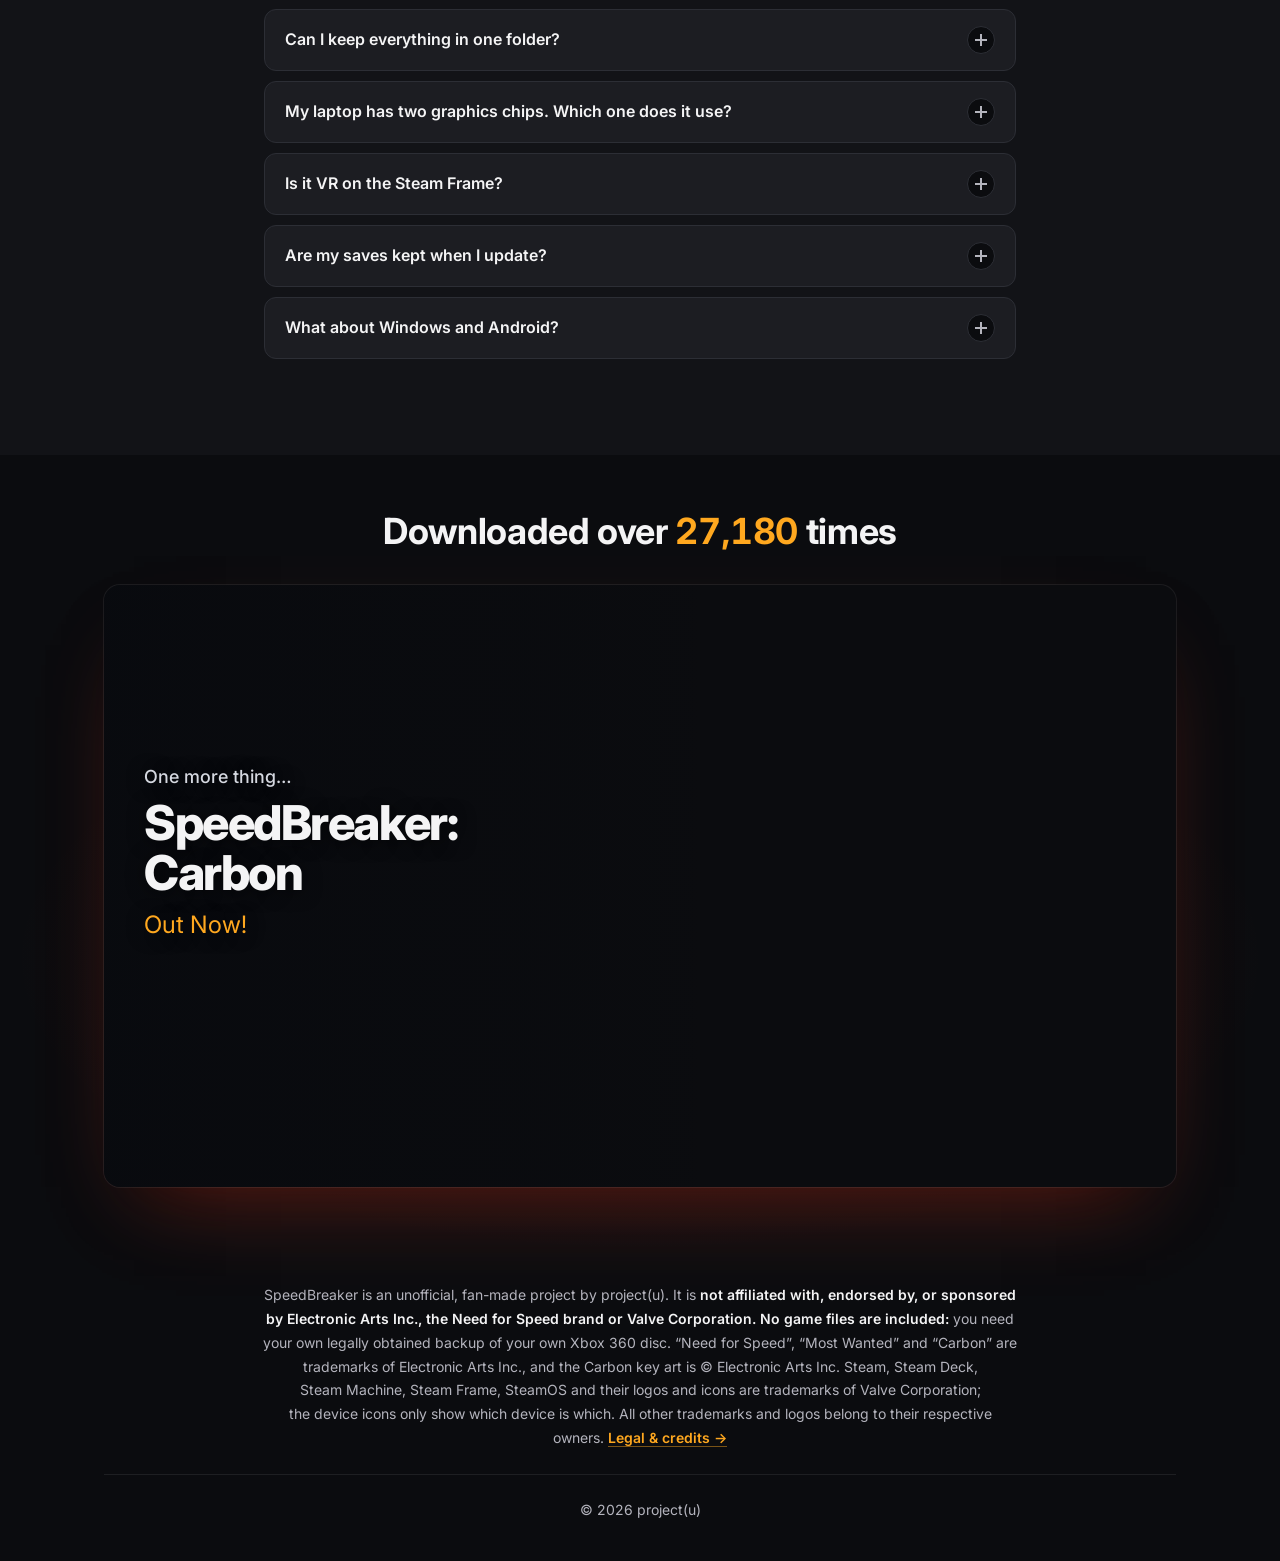
<file: speedbreaker/index.html>
<!DOCTYPE html>
<html lang="en" data-game="mw">
<head>
  <meta charset="UTF-8">
  <meta name="viewport" content="width=device-width, initial-scale=1.0">
  <!-- Google tag (gtag.js) -->
  <script async src="https://www.googletagmanager.com/gtag/js?id=G-HMG6N3FB27"></script>
  <script>
    window.dataLayer = window.dataLayer || [];
    function gtag(){dataLayer.push(arguments);}
    gtag('js', new Date());
    gtag('config', 'G-HMG6N3FB27');
  </script>
  <link rel="icon" type="image/svg+xml" href="/favicon.svg">
  <link rel="icon" type="image/png" sizes="64x64" href="/favicon-64.png">
  <link rel="apple-touch-icon" href="/apple-touch-icon.png">
  <meta name="theme-color" content="#121317">
  <meta name="color-scheme" content="dark">
  <!-- Two games, one page (2026-10-26): this file is Most Wanted's page, /speedbreaker/,
       and the source of Carbon's, /speedbreaker/carbon/index.html, which
       tools/build_carbon_page.py generates from it (run it after every edit here; it
       refuses to write if a piece it swaps has moved). Both pages hold both games; the
       page's own game is <html data-game>, and js/speedbreaker.js switches between them
       in place (the hero's corner blade, history.pushState). Between the game-head
       markers is what the build swaps for Carbon's own: title, description, canonical,
       social card and the hero preloads. Paths are root-relative (/assets/...), never
       ../: a switch moves the address between the two folders without reloading, and a
       relative path would then point into the wrong one. -->
  <!-- game-head -->
  <title>SpeedBreaker — project(u)</title>
  <meta name="description" content="SpeedBreaker: the definitive Need for Speed: Most Wanted recompilation, built from the 2005 Xbox 360 version by static recompilation. Sharper, wider and smoother on Steam Deck, Steam Machine, Steam Frame, Linux and Mac, from your own disc. On iPhone and iPad, sideload the experimental IPA or build it yourself. Free and unofficial. No game files included. Not affiliated with EA or Valve.">

  <!-- Social preview: a real SpeedBreaker gameplay frame (licence plate blurred). No logos or box art. -->
  <meta property="og:type" content="website">
  <link rel="canonical" href="https://projectugarte.com/speedbreaker/">
  <meta property="og:url" content="https://projectugarte.com/speedbreaker/">
  <meta property="og:title" content="SpeedBreaker — The 2005 Xbox 360 racer, native on Steam Deck, Steam Machine, Steam Frame and Mac">
  <meta property="og:description" content="The definitive Need for Speed: Most Wanted recompilation, built from the 2005 Xbox 360 version. Sharper, wider and smoother on Steam Deck, Steam Machine, Steam Frame, Linux and Mac, up to 4K and ultrawide, from your own disc. Free and unofficial. No game files included. Not affiliated with EA or Valve.">
  <meta property="og:image" content="https://projectugarte.com/assets/images/speedbreaker/sb-hero-chase-cam-social.jpg">
  <meta property="og:image:width" content="1200">
  <meta property="og:image:height" content="630">
  <meta property="og:image:alt" content="The chase camera behind a racing car at sunset, from SpeedBreaker">
  <meta name="twitter:card" content="summary_large_image">
  <meta name="twitter:title" content="SpeedBreaker — An Unofficial Native Port">
  <meta name="twitter:description" content="The definitive Need for Speed: Most Wanted recompilation, built from the 2005 Xbox 360 version. Steam Deck, Steam Machine, Steam Frame, Linux and Mac, from your own disc. No game files included. Not affiliated with EA or Valve.">
  <meta name="twitter:image" content="https://projectugarte.com/assets/images/speedbreaker/sb-hero-chase-cam-social.jpg">
  <!-- /game-head -->
  <link rel="preconnect" href="https://fonts.googleapis.com">
  <link rel="preconnect" href="https://fonts.gstatic.com" crossorigin>
  <link href="https://fonts.googleapis.com/css2?family=Inter:wght@300;400;500;600;700;800&display=swap" rel="stylesheet">
  <link rel="stylesheet" href="/css/style.css">
  <link rel="stylesheet" href="/css/speedbreaker.css">
  <!-- The hero's still is the LCP image, art-directed like the hero <picture>: the portrait
       crop on portrait or narrow screens, the 21:9 still everywhere else. The first preload's
       media is the <source>'s query, the second's its opposite (600.02px, not 601px, so the
       fractional widths browser zoom makes between 600 and 601 still get a preload; range
       syntax would be exact but drops the preload in older browsers), and the 21:9 one repeats the
       <img>'s srcset and sizes exactly. No href on the 21:9 one on purpose: a browser without
       imagesrcset then skips the preload instead of fetching a file the <img> won't pick. -->
  <!-- game-preload -->
  <link rel="preload" as="image" media="(orientation: portrait), (max-width: 600px)"
        href="/assets/images/speedbreaker/sb-hero-v3-poster-portrait-720.jpg"
        fetchpriority="high">
  <link rel="preload" as="image" media="(orientation: landscape) and (min-width: 600.02px)"
        imagesrcset="/assets/images/speedbreaker/sb-hero-v3-poster-21x9-sb-1280.jpg 1280w, /assets/images/speedbreaker/sb-hero-v3-poster-21x9-sb-2400.jpg 2400w"
        imagesizes="(min-aspect-ratio: 12/5) 100vw, calc((100vh - 72px) * 2.335)"
        fetchpriority="high">
  <!-- /game-preload -->
  <script src="/js/speedbreaker.js" defer></script>
</head>
<body class="sb-page">

  <a class="sb-skip" href="#main">Skip to content</a>

  <!-- Navigation -->
  <nav class="nav" id="nav">
    <div class="nav__inner">
      <a href="/" class="nav__logo">project<span class="nav__logo-paren">(</span>u<span class="nav__logo-paren">)</span></a>
    </div>
  </nav>

  <main id="main">

    <!-- Hero: each game's gameplay fills the first screen, behind its title.
         Two games, one hero (2026-10-26): Most Wanted's layer and Carbon's sit in the
         same grid cell. The page's own game is .is-base and fills the hero; the other is
         .is-blade, clipped to a triangle in the upper right corner under the nav, which
         shows only its picture (the operator's design, from
         speedbreaker/carbon-blade-prototype.html). The link over that corner (.sb-blade)
         sweeps the blade across the hero in 0.9 s and the page's accent cross-fades to
         that game's; without script it is a plain link to the other game's page. The
         layer not shown is inert and aria-hidden. tools/build_carbon_page.py swaps the
         two layers' roles (and their images' priorities) for Carbon's page.
         Each layer, bottom to top:
         1. The still (<picture>): the LCP image, and all that no-JS, reduced-motion and
            data-saver visitors see. Portrait or narrow screens get the portrait crop
            (720x960, cut from the master, following the car); the rest get the 21:9 still.
            The blade's copy starts with sizes="400px", so the browser picks the smallest
            file for the corner; js/speedbreaker.js puts the real sizes (data-sizes) back
            when the blade is hovered or focused, or once the page is idle, so the sweep
            never waits for the full picture.
            Most Wanted's: the v0.1.3 master's frame 364 (Speedbreaker #1); the alt holds
            for both crops (the police car is only in the wide one).
            Carbon's: its v2 loop's frame 444 (Speedbreaker #1, the bus shelter's glass;
            nfsmw-work/carbon/launch/video/edl-v2.md; the same picture as v1's). The key art it replaced stays as the
            social image and the teaser card's picture (EA's art: credited on the Legal
            & credits page).
         2. The video: js/speedbreaker.js picks the file (portrait, or 21:9 1280/2400) from
            the data-src-* attributes, adds it and fades it in once it is actually playing,
            only while that game is shown. It carries no description of its own. Carbon's
            loop (sbc-hero-v2, 2026-10-28: v1's cut from the operator's race and chase
            recordings, 2026-10-27, with its canyon drift replaced by two canyon shots
            the operator picked from his 2026-10-28 race) has the same shapes and sizes as
            Most Wanted's and runs 17.97 s. Its credit line names both render sizes: the 2026-10-27 clips
            ran at 2x (1440p), the canyon shots at 1.5x (1080p).
         3. The scrim (.sb-hero__media::after): darkens the footage so the text keeps its
            contrast on the brightest frames, and fades the bottom into the next
            section's ink. Its values come from video/edl.md's legibility section. On
            portrait or narrow screens the scrim is light and a band behind the text block
            (.sb-hero__head::before) brings the text's rows up to the same darkness.
         4. The text, then the credit line and the pause button along the bottom.
         Video and stills are the ungraded v3 cut (the game's own colours). The credit
         line's facts come from SpeedBreaker's own log of that session: Apple M1 Pro,
         macOS, 2560x1440 render, 60.0 fps held for the whole recording. -->
    <header class="sb-hero" id="sb-hero" data-blade="carbon">
      <!-- layer:mw -->
      <div class="sb-hero__layer sb-hero__layer--mw is-base" data-game-layer="mw">
        <div class="sb-hero__media">
          <picture class="sb-hero__still">
            <source media="(orientation: portrait), (max-width: 600px)"
                    srcset="/assets/images/speedbreaker/sb-hero-v3-poster-portrait-720.jpg"
                    width="720" height="960">
            <img src="/assets/images/speedbreaker/sb-hero-v3-poster-21x9-sb-2400.jpg"
                 srcset="/assets/images/speedbreaker/sb-hero-v3-poster-21x9-sb-1280.jpg 1280w, /assets/images/speedbreaker/sb-hero-v3-poster-21x9-sb-2400.jpg 2400w"
                 sizes="(min-aspect-ratio: 12/5) 100vw, calc((100vh - 72px) * 2.335)"
                 width="2400" height="1028" fetchpriority="high" decoding="async"
                 alt="SpeedBreaker gameplay in the game's Speedbreaker slow motion: the player's silver and blue car racing past a row of glowing gold chevrons on a sunlit city plaza">
          </picture>
          <video class="sb-hero__video" muted loop playsinline preload="none"
                 disablepictureinpicture disableremoteplayback aria-hidden="true"
                 data-src-small="/assets/video/speedbreaker/sb-hero-v3-21x9-1280.mp4"
                 data-src-large="/assets/video/speedbreaker/sb-hero-v3-21x9-2400.mp4"
                 data-src-portrait="/assets/video/speedbreaker/sb-hero-v3-portrait-720.mp4"></video>
        </div>

        <div class="container sb-hero__head">
          <h1 class="sb-hero__title" tabindex="-1">SpeedBreaker</h1>
          <p class="sb-hero__tagline">Most Wanted, the way you remember it.</p>
          <!-- Phones show only the first sentence (css: .sb-hero__pitch-more hides
               the rest), so the hero fits one phone screen; phones held sideways
               skip the pitch. -->
          <p class="sb-hero__pitch">The definitive Need for Speed: Most Wanted recompilation.<span class="sb-hero__pitch-more"> Built from the 2005 Xbox 360 version, the best-looking one, and made sharper, wider and smoother for the modern era.</span></p>
        </div>

        <!-- Along the hero's bottom edge, clear of the text: the capture facts (left) and
             the pause button (right; WCAG 2.2.2, hidden until the video is playing). -->
        <div class="sb-hero__foot">
          <p class="sb-hero__credit">Gameplay captured from SpeedBreaker on macOS on an M1&nbsp;Pro chip at 60&nbsp;fps and 1440p.</p>
          <button type="button" class="sb-hero__toggle" aria-label="Pause video" hidden>
            <svg class="sb-hero__toggle-pause" viewBox="0 0 24 24" fill="currentColor" aria-hidden="true"><rect x="6" y="5" width="4" height="14" rx="1"/><rect x="14" y="5" width="4" height="14" rx="1"/></svg>
            <svg class="sb-hero__toggle-play" viewBox="0 0 24 24" fill="currentColor" aria-hidden="true"><path d="M8 5.5v13a1 1 0 0 0 1.5.86l11-6.5a1 1 0 0 0 0-1.72l-11-6.5A1 1 0 0 0 8 5.5z"/></svg>
          </button>
        </div>
      </div>
      <!-- /layer:mw -->

      <!-- layer:carbon -->
      <div class="sb-hero__layer sb-hero__layer--carbon is-blade" data-game-layer="carbon" inert aria-hidden="true">
        <div class="sb-hero__media">
          <picture class="sb-hero__still">
            <source media="(orientation: portrait), (max-width: 600px)"
                    srcset="/assets/images/speedbreaker/sbc-hero-v2-poster-portrait-720.jpg"
                    width="720" height="960">
            <img src="/assets/images/speedbreaker/sbc-hero-v2-poster-21x9-sb-2400.jpg"
                 srcset="/assets/images/speedbreaker/sbc-hero-v2-poster-21x9-sb-1280.jpg 1280w, /assets/images/speedbreaker/sbc-hero-v2-poster-21x9-sb-2400.jpg 2400w"
                 sizes="400px" data-sizes="(min-aspect-ratio: 12/5) 100vw, calc((100vh - 72px) * 2.335)"
                 width="2400" height="1028" fetchpriority="low" decoding="async"
                 alt="SpeedBreaker: Carbon gameplay in the game's Speedbreaker slow motion: the player's blue car smashing through a bus shelter's glass on a Palmont street at night">
          </picture>
          <video class="sb-hero__video" muted loop playsinline preload="none"
                 disablepictureinpicture disableremoteplayback aria-hidden="true"
                 data-src-small="/assets/video/speedbreaker/sbc-hero-v2-21x9-1280.mp4"
                 data-src-large="/assets/video/speedbreaker/sbc-hero-v2-21x9-2400.mp4"
                 data-src-portrait="/assets/video/speedbreaker/sbc-hero-v2-portrait-720.mp4"></video>
        </div>

        <div class="container sb-hero__head">
          <h1 class="sb-hero__title sb-hero__title--carbon" tabindex="-1"><span class="sb-hero__title-lead">SpeedBreaker:</span> <span class="sb-hero__title-game">Carbon</span></h1>
          <p class="sb-hero__tagline"><span class="sb-nowrap">Rule the canyons</span> <span class="sb-nowrap">of Palmont City</span> <span class="sb-nowrap">once more.</span></p>
          <p class="sb-hero__pitch">The definitive Need for Speed: Carbon recompilation, out for its 20th anniversary.<span class="sb-hero__pitch-more"> Built from the 2006 Xbox 360 version and tuned for the screens and handhelds of today.</span></p>
        </div>

        <div class="sb-hero__foot">
          <p class="sb-hero__credit">Gameplay captured from SpeedBreaker: Carbon on macOS on an M1&nbsp;Pro chip at 60&nbsp;fps, rendered at 1440p and 1080p.</p>
          <button type="button" class="sb-hero__toggle" aria-label="Pause video" hidden>
            <svg class="sb-hero__toggle-pause" viewBox="0 0 24 24" fill="currentColor" aria-hidden="true"><rect x="6" y="5" width="4" height="14" rx="1"/><rect x="14" y="5" width="4" height="14" rx="1"/></svg>
            <svg class="sb-hero__toggle-play" viewBox="0 0 24 24" fill="currentColor" aria-hidden="true"><path d="M8 5.5v13a1 1 0 0 0 1.5.86l11-6.5a1 1 0 0 0 0-1.72l-11-6.5A1 1 0 0 0 8 5.5z"/></svg>
          </button>
        </div>
      </div>
      <!-- /layer:carbon -->

      <!-- The blade's lit edge (a slightly larger triangle under the blade, in the blade
           game's colour, with a highlight gliding along it), then the link over the blade:
           its whole triangle is the hit area, and it is a real link to the other game's
           page, so it works without script, opens in a new tab and shows where it goes.
           With script, a click, Enter or Space sweeps instead. The script keeps its name,
           label and address pointing at whichever game waits in the corner. -->
      <div class="sb-edge" aria-hidden="true"></div>
      <a class="sb-blade" id="sb-blade" href="/speedbreaker/carbon/" aria-label="Switch to SpeedBreaker: Carbon">
        <span class="sb-blade__label"><span class="sb-blade__name">SpeedBreaker:
Carbon</span>
          <svg viewBox="0 0 16 16" fill="none" stroke="currentColor" stroke-width="2" aria-hidden="true"><path d="M13 3 3 13M5 3h8v8"/></svg>
        </span>
      </a>
    </header>

    <!-- Two games, one page: from here down, both games share each section's layout and
         most of its words. What differs is written twice with data-only="mw" or
         data-only="carbon" (css: the other game's copy is display: none, so each page reads
         right without script); a section that only one game has carries data-only itself.
         Keep the pairs side by side so an edit to one shows the other.

         Steam hardware: the same for both games -->
    <section class="sb-section sb-section--alt sb-steam sb-speedlines" id="steam" aria-labelledby="steam-title">
      <div class="container">
        <div class="sb-section__header">
          <p class="sb-label">SteamOS</p>
          <h2 class="sb-title" id="steam-title">At home on Steam hardware</h2>
          <p class="sb-lead">Handheld, living room or headset: it runs natively on each one.</p>
        </div>

        <ul class="sb-devices" role="list">
          <li class="sb-device">
            <span class="sb-device__icon" aria-hidden="true">
              <img src="/assets/images/speedbreaker/icons/steam-deck.svg" alt="" width="48" height="48" decoding="async">
            </span>
            <h3 class="sb-device__name">Steam Deck</h3>
            <p class="sb-device__text">In your hands, with the built&#8209;in controls.</p>
          </li>
          <li class="sb-device">
            <span class="sb-device__icon" aria-hidden="true">
              <img src="/assets/images/speedbreaker/icons/steam-machine.svg" alt="" width="48" height="48" decoding="async">
            </span>
            <h3 class="sb-device__name">Steam Machine</h3>
            <p class="sb-device__text">On your TV or monitor. Ultrawide shows more road.</p>
          </li>
          <li class="sb-device">
            <span class="sb-device__icon" aria-hidden="true">
              <img src="/assets/images/speedbreaker/icons/steam-frame.svg" alt="" width="48" height="48" decoding="async">
            </span>
            <h3 class="sb-device__name">Steam Frame</h3>
            <p class="sb-device__text">A giant flat screen in the headset. Not VR.</p>
          </li>
        </ul>

        <div class="sb-steamos">
          <p class="sb-steamos__line">
            <span class="sb-steamos__icon" aria-hidden="true">
              <svg viewBox="0 0 24 24" fill="none" stroke="currentColor" stroke-width="2" stroke-linecap="round" stroke-linejoin="round"><rect x="3" y="3" width="7.5" height="7.5" rx="1.5"/><rect x="13.5" y="3" width="7.5" height="7.5" rx="1.5"/><rect x="3" y="13.5" width="7.5" height="7.5" rx="1.5"/><path d="M17.25 14v6.5M14 17.25h6.5"/></svg>
            </span>
            <span><strong>SteamOS on all three.</strong> Install it on each device and add it to Steam, then launch it from your library like any other game. The Steam Frame has its own download.</span>
          </p>
        </div>
      </div>
    </section>

    <!-- Why SpeedBreaker -->
    <section class="sb-section" id="why" aria-labelledby="why-title">
      <div class="container">
        <div class="sb-section__header">
          <p class="sb-label">Why SpeedBreaker</p>
          <h2 class="sb-title" id="why-title">Better than you remember it</h2>
          <p class="sb-lead" data-only="mw">The golden-hour haze. The Blacklist. Pursuits that never let up, and every live-action cutscene. It's all here, the way the Xbox 360 drew it, with a few modern comforts on top.</p>
          <p class="sb-lead" data-only="carbon">Palmont after dark. Canyon duels. Your crew at your side, and every cutscene. It's all here, the way the Xbox 360 drew it, with a few modern comforts on top.</p>
        </div>

        <ul class="sb-perks" role="list">
          <li class="sb-perk">
            <span class="sb-perk__icon" aria-hidden="true">
              <svg viewBox="0 0 24 24" fill="none" stroke="currentColor" stroke-width="2" stroke-linecap="round" stroke-linejoin="round"><path d="M13 2 4 14h7l-1 8 9-12h-7z"/></svg>
            </span>
            <h3 class="sb-perk__title"><span data-only="mw">60 fps, and up to 120</span><span data-only="carbon">A steady 60 fps</span></h3>
            <p class="sb-perk__text" data-only="mw">The game's full 60, paced to your display. With a 120&nbsp;Hz screen on a Mac or a SteamOS or Linux PC, Smooth Motion draws up to 120. Prefer a steady 30? It's a setting.</p>
            <p class="sb-perk__text" data-only="carbon">The game's full 60, paced to your display, with the movies timed as on the console. Prefer a steady 30? It's a setting.</p>
          </li>
          <li class="sb-perk">
            <span class="sb-perk__icon" aria-hidden="true">
              <svg viewBox="0 0 24 24" fill="none" stroke="currentColor" stroke-width="2" stroke-linecap="round" stroke-linejoin="round"><rect x="1.5" y="6" width="21" height="12" rx="2"/><path d="M6.5 12h11"/><path d="M9 9.5 6.5 12 9 14.5"/><path d="m15 9.5 2.5 2.5-2.5 2.5"/></svg>
            </span>
            <h3 class="sb-perk__title">Every screen shape</h3>
            <p class="sb-perk__text" data-only="mw">Ultrawide shows more road; a 4:3 iPad, more above and below. Nothing stretched.</p>
            <p class="sb-perk__text" data-only="carbon">Ultrawide shows more road; the Steam Deck's 16:10, more above and below. Nothing stretched.</p>
          </li>
          <li class="sb-perk">
            <span class="sb-perk__icon" aria-hidden="true">
              <svg viewBox="0 0 24 24" fill="none" stroke="currentColor" stroke-width="2" stroke-linecap="round" stroke-linejoin="round"><circle cx="12" cy="12" r="4"/><path d="M12 2v2.5M12 19.5V22M4.9 4.9l1.8 1.8M17.3 17.3l1.8 1.8M2 12h2.5M19.5 12H22M4.9 19.1l1.8-1.8M17.3 6.7l1.8-1.8"/></svg>
            </span>
            <h3 class="sb-perk__title">Sharp, and true to the original</h3>
            <p class="sb-perk__text" data-only="mw">Up to 4K, with the original colours, reflections and low-sun glare.</p>
            <p class="sb-perk__text" data-only="carbon">Up to 4K, with the original colours and the nitrous light trails at full length.</p>
          </li>
          <li class="sb-perk">
            <span class="sb-perk__icon" aria-hidden="true">
              <svg viewBox="0 0 24 24" fill="none" stroke="currentColor" stroke-width="2" stroke-linecap="round" stroke-linejoin="round"><path d="M3 15.5V6a1 1 0 0 1 1-1h12a1 1 0 0 1 1 1v1.5"/><path d="M1 19h12"/><rect x="15" y="9.5" width="7.5" height="11.5" rx="1.5"/></svg>
            </span>
            <h3 class="sb-perk__title">On the devices you own</h3>
            <p class="sb-perk__text" data-only="mw">Steam Deck, Steam Machine, Steam Frame, Linux PCs and Macs, plus iPhone and iPad.</p>
            <p class="sb-perk__text" data-only="carbon">Steam Deck, Steam Machine, Steam Frame, Linux PCs and Macs, plus iPhone and iPad.</p>
          </li>
          <li class="sb-perk">
            <span class="sb-perk__icon" aria-hidden="true">
              <svg viewBox="0 0 24 24" fill="none" stroke="currentColor" stroke-width="2" stroke-linecap="round" stroke-linejoin="round"><circle cx="12" cy="12" r="9.5"/><circle cx="12" cy="12" r="2.5"/><path d="M12 6a6 6 0 0 1 6 6"/></svg>
            </span>
            <h3 class="sb-perk__title">Installs in a few clicks</h3>
            <p class="sb-perk__text">Point it at your disc backup. It checks every file and sets the game up for you.</p>
          </li>
          <li class="sb-perk">
            <span class="sb-perk__icon" aria-hidden="true">
              <svg viewBox="0 0 24 24" fill="none" stroke="currentColor" stroke-width="2" stroke-linecap="round" stroke-linejoin="round"><path d="M7 7h10a5 5 0 0 1 4.9 6l-.8 3.6a2.4 2.4 0 0 1-4.1 1.1L15.3 16H8.7L7 17.7a2.4 2.4 0 0 1-4.1-1.1L2.1 13A5 5 0 0 1 7 7z"/><path d="M7.5 10v3M6 11.5h3"/><path d="M15.5 10.5h.01M17.5 12.5h.01" stroke-width="3"/></svg>
            </span>
            <h3 class="sb-perk__title"><span data-only="mw">Race a friend, side by side</span><span data-only="carbon">Your controller, or the keyboard</span></h3>
            <p class="sb-perk__text" data-only="mw">The Xbox 360's two-player split screen is back: two controllers, one screen. Any controller plays like an Xbox 360 pad, rumble included, and steering wheels work too (experimental).</p>
            <p class="sb-perk__text" data-only="carbon">Any controller plays like an Xbox 360 pad, rumble included, and every keyboard key can be reassigned.</p>
          </li>
        </ul>
      </div>
    </section>

    <!-- Carbon only: what the Collector's Edition, the one disc SpeedBreaker: Carbon
         installs from, adds over the standard edition. The same header and perk cards
         as Why above; each title's number in the game's accent. All of it is the
         game's own content on the player's disc (2026-10-27, checked against
         Wikipedia and the NFS wiki: 4 cars, 10 pre-tuned, 9 Challenge Series events =
         3 series x bronze/silver/gold, 12 Quick Race events = 3 circuit, 3 sprint,
         6 drift; 10 vinyls is Wikipedia's count). -->
    <section class="sb-section" id="collectors" aria-labelledby="collectors-title" data-only="carbon">
      <div class="container">
        <div class="sb-section__header">
          <p class="sb-label">Collector's Edition</p>
          <h2 class="sb-title" id="collectors-title">More on the disc</h2>
          <p class="sb-lead">SpeedBreaker: Carbon installs from the Collector's Edition, so every extra on that disc is there from your first start. No mods needed.</p>
        </div>

        <ul class="sb-perks" role="list">
          <li class="sb-perk">
            <span class="sb-perk__icon" aria-hidden="true">
              <svg viewBox="0 0 24 24" fill="none" stroke="currentColor" stroke-width="2" stroke-linecap="round" stroke-linejoin="round"><path d="M3 16v-3.5L5.5 8h10l4.5 4.5V16"/><path d="M3 13h17"/><circle cx="7.5" cy="16.5" r="2"/><circle cx="16.5" cy="16.5" r="2"/></svg>
            </span>
            <h3 class="sb-perk__title"><span class="sb-perk__num">4</span> exclusive cars</h3>
            <p class="sb-perk__text">The Chevrolet Camaro Concept, Jaguar XK, Koenigsegg CCX and Nissan 240SX, found only on this disc.</p>
          </li>
          <li class="sb-perk">
            <span class="sb-perk__icon" aria-hidden="true">
              <svg viewBox="0 0 24 24" fill="none" stroke="currentColor" stroke-width="2" stroke-linecap="round" stroke-linejoin="round"><path d="M4 6h9"/><path d="M17 6h3"/><circle cx="15" cy="6" r="2"/><path d="M4 12h3"/><path d="M11 12h9"/><circle cx="9" cy="12" r="2"/><path d="M4 18h11"/><path d="M19 18h1"/><circle cx="17" cy="18" r="2"/></svg>
            </span>
            <h3 class="sb-perk__title"><span class="sb-perk__num">10</span> pre-tuned cars</h3>
            <p class="sb-perk__text">Tuned versions of cars already in the game, ready to race.</p>
          </li>
          <li class="sb-perk">
            <span class="sb-perk__icon" aria-hidden="true">
              <svg viewBox="0 0 24 24" fill="none" stroke="currentColor" stroke-width="2" stroke-linecap="round" stroke-linejoin="round"><circle cx="12" cy="15" r="5"/><path d="M9 10.9 6.5 3h3.5l2 5 2-5h3.5L15 10.9"/></svg>
            </span>
            <h3 class="sb-perk__title"><span class="sb-perk__num">9</span> Challenge Series events</h3>
            <p class="sb-perk__text">Three new series, each in bronze, silver and gold.</p>
          </li>
          <li class="sb-perk">
            <span class="sb-perk__icon" aria-hidden="true">
              <svg viewBox="0 0 24 24" fill="none" stroke="currentColor" stroke-width="2" stroke-linecap="round" stroke-linejoin="round"><circle cx="6" cy="19" r="2"/><circle cx="18" cy="5" r="2"/><path d="M8 19h7.5a3.5 3.5 0 0 0 0-7h-7a3.5 3.5 0 0 1 0-7H16"/></svg>
            </span>
            <h3 class="sb-perk__title"><span class="sb-perk__num">12</span> Quick Race routes</h3>
            <p class="sb-perk__text">Three circuits, three sprints and six drift courses.</p>
          </li>
          <li class="sb-perk">
            <span class="sb-perk__icon" aria-hidden="true">
              <svg viewBox="0 0 24 24" fill="none" stroke="currentColor" stroke-width="2" stroke-linecap="round" stroke-linejoin="round"><path d="M19 3 10 12"/><path d="M10 12c-2.5-.5-5 1-5 3.5 0 1.5-.8 3-2 3.5 2.5 1.5 7.5 1 8.5-2.5.4-1.5 0-3-1.5-4.5z"/></svg>
            </span>
            <h3 class="sb-perk__title"><span class="sb-perk__num">10</span> unique vinyls</h3>
            <p class="sb-perk__text">More ways to make your car your own in the garage.</p>
          </li>
          <li class="sb-perk">
            <span class="sb-perk__icon" aria-hidden="true">
              <svg viewBox="0 0 24 24" fill="none" stroke="currentColor" stroke-width="2" stroke-linecap="round" stroke-linejoin="round"><circle cx="12" cy="12" r="9"/><circle cx="12" cy="12" r="2.5"/></svg>
            </span>
            <h3 class="sb-perk__title">On your disc, no mods</h3>
            <p class="sb-perk__text">It all comes from the Collector's Edition you install from. Nothing is added or changed.</p>
          </li>
        </ul>
      </div>
    </section>

    <!-- 3 steps -->
    <section class="sb-section sb-section--alt" id="how" aria-labelledby="how-title">
      <div class="container">
        <div class="sb-section__header">
          <p class="sb-label">How it works</p>
          <h2 class="sb-title" id="how-title">Three steps to the starting line</h2>
        </div>

        <ol class="sb-steps" role="list">
          <li class="sb-step">
            <span class="sb-step__num" aria-hidden="true">1</span>
            <h3 class="sb-step__title"><span class="sb-sr">Step 1: </span>Back up your disc</h3>
            <p class="sb-step__text" data-only="mw">Make a disc image of your own Xbox 360 copy (the USA release, or the Spanish PAL one). SpeedBreaker comes with no game files.</p>
            <p class="sb-step__text" data-only="carbon">Make a disc image of your own Xbox 360 copy of the USA Collector's Edition. SpeedBreaker: Carbon comes with no game files.</p>
          </li>
          <li class="sb-step">
            <span class="sb-step__num" aria-hidden="true">2</span>
            <h3 class="sb-step__title"><span class="sb-sr">Step 2: </span>Download SpeedBreaker<span data-only="carbon">: Carbon</span></h3>
            <p class="sb-step__text" data-only="mw">Get it for Steam Deck, Steam Machine, Steam Frame, Linux or Mac. On iPhone and iPad, sideload the experimental IPA or build it yourself.</p>
            <p class="sb-step__text" data-only="carbon">Get it for Steam Deck, Steam Machine, Steam Frame, Linux or Mac. On iPhone and iPad, sideload the experimental IPA or build it yourself.</p>
          </li>
          <li class="sb-step">
            <span class="sb-step__num" aria-hidden="true">3</span>
            <h3 class="sb-step__title"><span class="sb-sr">Step 3: </span>Point it at your disc image</h3>
            <p class="sb-step__text">It finds the image, checks every file and installs the game. Then hit the road.</p>
          </li>
        </ol>

        <p class="sb-more">
          <a href="https://github.com/SpeedBreakerProject/speedbreaker#setup-by-platform" class="sb-text-link" target="_blank" rel="noopener noreferrer" data-only="mw">Step-by-step setup for each device <span aria-hidden="true">&rarr;</span></a>
          <a href="https://github.com/SpeedBreakerProject/speedbreaker-carbon#setup-by-platform" class="sb-text-link" target="_blank" rel="noopener noreferrer" data-only="carbon">Step-by-step setup for each device <span aria-hidden="true">&rarr;</span></a>
        </p>
      </div>
    </section>

    <!-- Screenshots: each game has its own gallery (data-only), the same layout: one wide
         feature, then eight tiles, each opening full size in the lightbox. -->
    <section class="sb-section" id="screens" aria-labelledby="screens-title" data-only="mw">
      <div class="container">
        <div class="sb-section__header">
          <p class="sb-label">Screenshots</p>
          <h2 class="sb-title" id="screens-title">Straight out of SpeedBreaker</h2>
          <p class="sb-lead">Real frames from the game running in SpeedBreaker. Tap any shot to see it full size.</p>
        </div>

        <div class="sb-gallery">
          <!-- The feature is the chase cam (the operator's pick, 2026-10-05); its src is
               the full 2400 file because the lightbox opens img.src. -->
          <figure class="sb-tile sb-tile--feature" data-lightbox-app>
            <img src="/assets/images/speedbreaker/sb-hero-chase-cam-ultrawide.jpg"
                 srcset="/assets/images/speedbreaker/sb-hero-chase-cam-ultrawide-960.jpg 960w, /assets/images/speedbreaker/sb-hero-chase-cam-ultrawide-1600.jpg 1600w, /assets/images/speedbreaker/sb-hero-chase-cam-ultrawide.jpg 2400w"
                 sizes="(max-width: 1120px) calc(100vw - 48px), 1072px"
                 width="2400" height="1005" loading="lazy" decoding="async"
                 alt="Chase cam, 21:9: the camera behind the player's car, nitrous lit, heading into the setting sun">
            <figcaption class="sb-tile__cap">Chase cam · 21:9</figcaption>
          </figure>

          <figure class="sb-tile" data-lightbox-app>
            <img src="/assets/images/speedbreaker/sb-01-rivals-ultrawide.jpg"
                 srcset="/assets/images/speedbreaker/sb-01-rivals-ultrawide-960.jpg 960w, /assets/images/speedbreaker/sb-01-rivals-ultrawide.jpg 1920w"
                 sizes="(max-width: 768px) calc(50vw - 30px), 260px"
                 width="1920" height="804" loading="lazy" decoding="async"
                 alt="Intro cinematic, 21:9: two cars side by side">
            <figcaption class="sb-tile__cap">Intro cinematic · 21:9</figcaption>
          </figure>

          <figure class="sb-tile" data-lightbox-app>
            <img src="/assets/images/speedbreaker/sb-x4-sun-glare-ultrawide.jpg"
                 srcset="/assets/images/speedbreaker/sb-x4-sun-glare-ultrawide-960.jpg 960w, /assets/images/speedbreaker/sb-x4-sun-glare-ultrawide.jpg 1920w"
                 sizes="(max-width: 768px) calc(50vw - 30px), 260px"
                 width="1920" height="804" loading="lazy" decoding="async"
                 alt="Sun glare, 21:9: a car sliding along a wall toward a low sun, throwing sparks, with the race HUD">
            <figcaption class="sb-tile__cap">Sun glare · 21:9</figcaption>
          </figure>

          <figure class="sb-tile" data-lightbox-app>
            <img src="/assets/images/speedbreaker/sb-04-pursuit-crash-4k.jpg"
                 srcset="/assets/images/speedbreaker/sb-04-pursuit-crash-4k-960.jpg 960w, /assets/images/speedbreaker/sb-04-pursuit-crash-4k.jpg 1920w"
                 sizes="(max-width: 768px) calc(50vw - 30px), 260px"
                 width="1920" height="1080" loading="lazy" decoding="async"
                 alt="Pursuit, 4K: police cars crashing into a barrier in a shower of sparks">
            <figcaption class="sb-tile__cap">Pursuit · 4K</figcaption>
          </figure>

          <figure class="sb-tile" data-lightbox-app>
            <img src="/assets/images/speedbreaker/sb-03-flame-livery-4x3.jpg"
                 srcset="/assets/images/speedbreaker/sb-03-flame-livery-4x3-960.jpg 960w, /assets/images/speedbreaker/sb-03-flame-livery-4x3.jpg 1920w"
                 sizes="(max-width: 768px) calc(50vw - 30px), 260px"
                 width="1920" height="1439" loading="lazy" decoding="async"
                 alt="iPad shape, 4:3: a close side view of a black car with a flame livery">
            <figcaption class="sb-tile__cap">iPad shape · 4:3</figcaption>
          </figure>

          <figure class="sb-tile" data-lightbox-app>
            <img src="/assets/images/speedbreaker/sb-02-car-closeup-ultrawide.jpg"
                 srcset="/assets/images/speedbreaker/sb-02-car-closeup-ultrawide-960.jpg 960w, /assets/images/speedbreaker/sb-02-car-closeup-ultrawide.jpg 1920w"
                 sizes="(max-width: 768px) calc(50vw - 30px), 260px"
                 width="1920" height="804" loading="lazy" decoding="async"
                 alt="Cinematic, 21:9: a close-up of the front of a silver and blue sports car, with a police chase behind it">
            <figcaption class="sb-tile__cap">Cinematic · 21:9</figcaption>
          </figure>

          <figure class="sb-tile" data-lightbox-app>
            <img src="/assets/images/speedbreaker/sb-10-settings-graphics-4k.png"
                 srcset="/assets/images/speedbreaker/sb-10-settings-graphics-4k-960.jpg 960w, /assets/images/speedbreaker/sb-10-settings-graphics-4k.png 1920w"
                 sizes="(max-width: 768px) calc(50vw - 30px), 260px"
                 width="1920" height="1080" loading="lazy" decoding="async"
                 alt="Settings, live: SpeedBreaker's settings menu over a paused race, on the Graphics page">
            <figcaption class="sb-tile__cap">Settings, live</figcaption>
          </figure>

          <figure class="sb-tile" data-lightbox-app>
            <img src="/assets/images/speedbreaker/sb-11-installer-image-found.png"
                 srcset="/assets/images/speedbreaker/sb-11-installer-image-found-960.jpg 960w, /assets/images/speedbreaker/sb-11-installer-image-found.png 1920w"
                 sizes="(max-width: 768px) calc(50vw - 30px), 260px"
                 width="1920" height="1200" loading="lazy" decoding="async"
                 alt="Installer: disc found. SpeedBreaker's first-run installer shows a disc image it found, ready to install">
            <figcaption class="sb-tile__cap">Installer: disc found</figcaption>
          </figure>

          <figure class="sb-tile" data-lightbox-app>
            <img src="/assets/images/speedbreaker/sb-12-installer-verified.png"
                 srcset="/assets/images/speedbreaker/sb-12-installer-verified-960.jpg 960w, /assets/images/speedbreaker/sb-12-installer-verified.png 1920w"
                 sizes="(max-width: 768px) calc(50vw - 30px), 260px"
                 width="1920" height="1200" loading="lazy" decoding="async"
                 alt="Every file checked: SpeedBreaker's installer has finished, and every file matched the known-good disc">
            <figcaption class="sb-tile__cap">Every file checked</figcaption>
          </figure>
        </div>
      </div>
    </section>

    <section class="sb-section" id="screens-carbon" aria-labelledby="screens-carbon-title" data-only="carbon">
      <div class="container">
        <div class="sb-section__header">
          <p class="sb-label">Screenshots</p>
          <h2 class="sb-title" id="screens-carbon-title">Straight out of SpeedBreaker: Carbon</h2>
          <p class="sb-lead">Real frames from the game running in SpeedBreaker: Carbon. Tap any shot to see it full size.</p>
        </div>

        <div class="sb-gallery">
          <!-- The feature: nitrous downtown, cut to 21:9 from the 1440p frame (the
               licence plates in it and in the Speedbreaker, Canyon Duel and finish shots
               are blurred, as in the README); its src is the full file because the
               lightbox opens img.src. -->
          <figure class="sb-tile sb-tile--feature" data-lightbox-app>
            <img src="/assets/images/speedbreaker/sbc-01-nitrous-ultrawide.jpg"
                 srcset="/assets/images/speedbreaker/sbc-01-nitrous-ultrawide-960.jpg 960w, /assets/images/speedbreaker/sbc-01-nitrous-ultrawide-1600.jpg 1600w, /assets/images/speedbreaker/sbc-01-nitrous-ultrawide.jpg 1920w"
                 sizes="(max-width: 1120px) calc(100vw - 48px), 1072px"
                 width="1920" height="804" loading="lazy" decoding="async"
                 alt="Nitrous at 143 mph downtown: long red light trails behind the player's car between the city's towers, with the race HUD">
            <figcaption class="sb-tile__cap">Nitrous · 21:9</figcaption>
          </figure>

          <figure class="sb-tile" data-lightbox-app>
            <img src="/assets/images/speedbreaker/sbc-02-speedbreaker-4k.jpg"
                 srcset="/assets/images/speedbreaker/sbc-02-speedbreaker-4k-960.jpg 960w, /assets/images/speedbreaker/sbc-02-speedbreaker-4k.jpg 1920w"
                 sizes="(max-width: 768px) calc(50vw - 30px), 260px"
                 width="1920" height="1080" loading="lazy" decoding="async"
                 alt="Speedbreaker, 4K: slow motion past the neon chevrons downtown">
            <figcaption class="sb-tile__cap">Speedbreaker · 4K</figcaption>
          </figure>
          <figure class="sb-tile" data-lightbox-app>
            <img src="/assets/images/speedbreaker/sbc-03-canyon-overhead.jpg"
                 srcset="/assets/images/speedbreaker/sbc-03-canyon-overhead-960.jpg 960w, /assets/images/speedbreaker/sbc-03-canyon-overhead.jpg 1920w"
                 sizes="(max-width: 768px) calc(50vw - 30px), 260px"
                 width="1920" height="1080" loading="lazy" decoding="async"
                 alt="The prologue's canyon road, seen from above: the BMW M3 GTR on the cliff edge">
            <figcaption class="sb-tile__cap">Canyon road</figcaption>
          </figure>
          <figure class="sb-tile" data-lightbox-app>
            <img src="/assets/images/speedbreaker/sbc-04-canyon-duel-16x10.jpg"
                 srcset="/assets/images/speedbreaker/sbc-04-canyon-duel-16x10-960.jpg 960w, /assets/images/speedbreaker/sbc-04-canyon-duel-16x10.jpg 1920w"
                 sizes="(max-width: 768px) calc(50vw - 30px), 260px"
                 width="1920" height="1200" loading="lazy" decoding="async"
                 alt="A Canyon Duel at 16:10, the Steam Deck's shape: chasing the leader at night, with the duel HUD">
            <figcaption class="sb-tile__cap">Canyon Duel · 16:10</figcaption>
          </figure>
          <figure class="sb-tile" data-lightbox-app>
            <img src="/assets/images/speedbreaker/sbc-05-finish-chevrons.jpg"
                 srcset="/assets/images/speedbreaker/sbc-05-finish-chevrons-960.jpg 960w, /assets/images/speedbreaker/sbc-05-finish-chevrons.jpg 1920w"
                 sizes="(max-width: 768px) calc(50vw - 30px), 260px"
                 width="1920" height="1080" loading="lazy" decoding="async"
                 alt="The finish camera: the pack crossing the line at the neon chevrons">
            <figcaption class="sb-tile__cap">Finish line</figcaption>
          </figure>
          <figure class="sb-tile" data-lightbox-app>
            <img src="/assets/images/speedbreaker/sbc-06-safehouse.jpg"
                 srcset="/assets/images/speedbreaker/sbc-06-safehouse-960.jpg 960w, /assets/images/speedbreaker/sbc-06-safehouse.jpg 1920w"
                 sizes="(max-width: 768px) calc(50vw - 30px), 260px"
                 width="1920" height="1080" loading="lazy" decoding="async"
                 alt="The career safehouse: a red RX-8 under the garage lights">
            <figcaption class="sb-tile__cap">Safehouse</figcaption>
          </figure>
          <figure class="sb-tile" data-lightbox-app>
            <img src="/assets/images/speedbreaker/sbc-07-crew-pick.jpg"
                 srcset="/assets/images/speedbreaker/sbc-07-crew-pick-960.jpg 960w, /assets/images/speedbreaker/sbc-07-crew-pick.jpg 1920w"
                 sizes="(max-width: 768px) calc(50vw - 30px), 260px"
                 width="1920" height="1080" loading="lazy" decoding="async"
                 alt="Picking a crew member before a race: Neville, the blocker, and his Nissan 350Z">
            <figcaption class="sb-tile__cap">Crew pick</figcaption>
          </figure>
          <figure class="sb-tile" data-lightbox-app>
            <img src="/assets/images/speedbreaker/sbc-08-installer-image-found.png"
                 srcset="/assets/images/speedbreaker/sbc-08-installer-image-found-960.jpg 960w, /assets/images/speedbreaker/sbc-08-installer-image-found.png 1920w"
                 sizes="(max-width: 768px) calc(50vw - 30px), 260px"
                 width="1920" height="1200" loading="lazy" decoding="async"
                 alt="SpeedBreaker: Carbon's installer has found the player's disc image, ready to install">
            <figcaption class="sb-tile__cap">Installer: disc found</figcaption>
          </figure>
          <figure class="sb-tile" data-lightbox-app>
            <img src="/assets/images/speedbreaker/sbc-09-installer-verified.png"
                 srcset="/assets/images/speedbreaker/sbc-09-installer-verified-960.jpg 960w, /assets/images/speedbreaker/sbc-09-installer-verified.png 1920w"
                 sizes="(max-width: 768px) calc(50vw - 30px), 260px"
                 width="1920" height="1200" loading="lazy" decoding="async"
                 alt="Every file checked: SpeedBreaker: Carbon's installer has finished, and every file matched the known-good disc">
            <figcaption class="sb-tile__cap">Every file checked</figcaption>
          </figure>
        </div>
      </div>
    </section>

    <!-- Platforms -->
    <!-- One card per device, and the whole card is the link (no second "Download" line).
         Inside each link the DOM order is name, pill, info, so a screen reader hears
         "Steam Deck, Download, ..." once; the grid puts the pill top-right visually.
         Each card's info says what that device needs, not what the Steam section said.
         Each game has its own list (data-only): its own downloads and its own notes.
         .sb-platform__logo is one fixed 48px slot per card, aria-hidden (the name is
         right there). Steam devices: Valve's own icon files, never recoloured.
         Linux (Tux), Apple, iOS, Windows and Android: the operator's request (2026-10-05),
         inline so they take the text colour (fill="currentColor"). Since both lists draw
         them, each mark's path is written once, as a <symbol> in the hidden sprite just
         below, and each slot draws it with <use>. Path data is Simple Icons 16.34.0 (CC0
         SVG data), unmodified; the marks are their owners' (see the Legal & credits page,
         legal/, which carries the Tux and Android robot credits).
         To replace one: change its <symbol> (it then changes in both lists), or swap the
         <svg> inside one slot for another <svg fill="currentColor"> or an
         <img src="..." alt="" width="28" height="28">; the slot draws either at 28px.
         An <img> keeps the file's own colours, so a black mark needs a light fill here. -->
    <section class="sb-section sb-section--alt sb-speedlines" id="platforms" aria-labelledby="platforms-title">
      <svg class="sb-sprite" aria-hidden="true" focusable="false">
        <symbol id="sb-i-tux" viewBox="0 0 24 24"><path d="M12.504 0c-.155 0-.315.008-.48.021-4.226.333-3.105 4.807-3.17 6.298-.076 1.092-.3 1.953-1.05 3.02-.885 1.051-2.127 2.75-2.716 4.521-.278.832-.41 1.684-.287 2.489a.424.424 0 00-.11.135c-.26.268-.45.6-.663.839-.199.199-.485.267-.797.4-.313.136-.658.269-.864.68-.09.189-.136.394-.132.602 0 .199.027.4.055.536.058.399.116.728.04.97-.249.68-.28 1.145-.106 1.484.174.334.535.47.94.601.81.2 1.91.135 2.774.6.926.466 1.866.67 2.616.47.526-.116.97-.464 1.208-.946.587-.003 1.23-.269 2.26-.334.699-.058 1.574.267 2.577.2.025.134.063.198.114.333l.003.003c.391.778 1.113 1.132 1.884 1.071.771-.06 1.592-.536 2.257-1.306.631-.765 1.683-1.084 2.378-1.503.348-.199.629-.469.649-.853.023-.4-.2-.811-.714-1.376v-.097l-.003-.003c-.17-.2-.25-.535-.338-.926-.085-.401-.182-.786-.492-1.046h-.003c-.059-.054-.123-.067-.188-.135a.357.357 0 00-.19-.064c.431-1.278.264-2.55-.173-3.694-.533-1.41-1.465-2.638-2.175-3.483-.796-1.005-1.576-1.957-1.56-3.368.026-2.152.236-6.133-3.544-6.139zm.529 3.405h.013c.213 0 .396.062.584.198.19.135.33.332.438.533.105.259.158.459.166.724 0-.02.006-.04.006-.06v.105a.086.086 0 01-.004-.021l-.004-.024a1.807 1.807 0 01-.15.706.953.953 0 01-.213.335.71.71 0 00-.088-.042c-.104-.045-.198-.064-.284-.133a1.312 1.312 0 00-.22-.066c.05-.06.146-.133.183-.198.053-.128.082-.264.088-.402v-.02a1.21 1.21 0 00-.061-.4c-.045-.134-.101-.2-.183-.333-.084-.066-.167-.132-.267-.132h-.016c-.093 0-.176.03-.262.132a.8.8 0 00-.205.334 1.18 1.18 0 00-.09.4v.019c.002.089.008.179.02.267-.193-.067-.438-.135-.607-.202a1.635 1.635 0 01-.018-.2v-.02a1.772 1.772 0 01.15-.768c.082-.22.232-.406.43-.533a.985.985 0 01.594-.2zm-2.962.059h.036c.142 0 .27.048.399.135.146.129.264.288.344.465.09.199.14.4.153.667v.004c.007.134.006.2-.002.266v.08c-.03.007-.056.018-.083.024-.152.055-.274.135-.393.2.012-.09.013-.18.003-.267v-.015c-.012-.133-.04-.2-.082-.333a.613.613 0 00-.166-.267.248.248 0 00-.183-.064h-.021c-.071.006-.13.04-.186.132a.552.552 0 00-.12.27.944.944 0 00-.023.33v.015c.012.135.037.2.08.334.046.134.098.2.166.268.01.009.02.018.034.024-.07.057-.117.07-.176.136a.304.304 0 01-.131.068 2.62 2.62 0 01-.275-.402 1.772 1.772 0 01-.155-.667 1.759 1.759 0 01.08-.668 1.43 1.43 0 01.283-.535c.128-.133.26-.2.418-.2zm1.37 1.706c.332 0 .733.065 1.216.399.293.2.523.269 1.052.468h.003c.255.136.405.266.478.399v-.131a.571.571 0 01.016.47c-.123.31-.516.643-1.063.842v.002c-.268.135-.501.333-.775.465-.276.135-.588.292-1.012.267a1.139 1.139 0 01-.448-.067 3.566 3.566 0 01-.322-.198c-.195-.135-.363-.332-.612-.465v-.005h-.005c-.4-.246-.616-.512-.686-.71-.07-.268-.005-.47.193-.6.224-.135.38-.271.483-.336.104-.074.143-.102.176-.131h.002v-.003c.169-.202.436-.47.839-.601.139-.036.294-.065.466-.065zm2.8 2.142c.358 1.417 1.196 3.475 1.735 4.473.286.534.855 1.659 1.102 3.024.156-.005.33.018.513.064.646-1.671-.546-3.467-1.089-3.966-.22-.2-.232-.335-.123-.335.59.534 1.365 1.572 1.646 2.757.13.535.16 1.104.021 1.67.067.028.135.06.205.067 1.032.534 1.413.938 1.23 1.537v-.043c-.06-.003-.12 0-.18 0h-.016c.151-.467-.182-.825-1.065-1.224-.915-.4-1.646-.336-1.77.465-.008.043-.013.066-.018.135-.068.023-.139.053-.209.064-.43.268-.662.669-.793 1.187-.13.533-.17 1.156-.205 1.869v.003c-.02.334-.17.838-.319 1.35-1.5 1.072-3.58 1.538-5.348.334a2.645 2.645 0 00-.402-.533 1.45 1.45 0 00-.275-.333c.182 0 .338-.03.465-.067a.615.615 0 00.314-.334c.108-.267 0-.697-.345-1.163-.345-.467-.931-.995-1.788-1.521-.63-.4-.986-.87-1.15-1.396-.165-.534-.143-1.085-.015-1.645.245-1.07.873-2.11 1.274-2.763.107-.065.037.135-.408.974-.396.751-1.14 2.497-.122 3.854a8.123 8.123 0 01.647-2.876c.564-1.278 1.743-3.504 1.836-5.268.048.036.217.135.289.202.218.133.38.333.59.465.21.201.477.335.876.335.039.003.075.006.11.006.412 0 .73-.134.997-.268.29-.134.52-.334.74-.4h.005c.467-.135.835-.402 1.044-.7zm2.185 8.958c.037.6.343 1.245.882 1.377.588.134 1.434-.333 1.791-.765l.211-.01c.315-.007.577.01.847.268l.003.003c.208.199.305.53.391.876.085.4.154.78.409 1.066.486.527.645.906.636 1.14l.003-.007v.018l-.003-.012c-.015.262-.185.396-.498.595-.63.401-1.746.712-2.457 1.57-.618.737-1.37 1.14-2.036 1.191-.664.053-1.237-.2-1.574-.898l-.005-.003c-.21-.4-.12-1.025.056-1.69.176-.668.428-1.344.463-1.897.037-.714.076-1.335.195-1.814.12-.465.308-.797.641-.984l.045-.022zm-10.814.049h.01c.053 0 .105.005.157.014.376.055.706.333 1.023.752l.91 1.664.003.003c.243.533.754 1.064 1.189 1.637.434.598.77 1.131.729 1.57v.006c-.057.744-.48 1.148-1.125 1.294-.645.135-1.52.002-2.395-.464-.968-.536-2.118-.469-2.857-.602-.369-.066-.61-.2-.723-.4-.11-.2-.113-.602.123-1.23v-.004l.002-.003c.117-.334.03-.752-.027-1.118-.055-.401-.083-.71.043-.94.16-.334.396-.4.69-.533.294-.135.64-.202.915-.47h.002v-.002c.256-.268.445-.601.668-.838.19-.201.38-.336.663-.336zm7.159-9.074c-.435.201-.945.535-1.488.535-.542 0-.97-.267-1.28-.466-.154-.134-.28-.268-.373-.335-.164-.134-.144-.333-.074-.333.109.016.129.134.199.2.096.066.215.2.36.333.292.2.68.467 1.167.467.485 0 1.053-.267 1.398-.466.195-.135.445-.334.648-.467.156-.136.149-.267.279-.267.128.016.034.134-.147.332a8.097 8.097 0 01-.69.468zm-1.082-1.583V5.64c-.006-.02.013-.042.029-.05.074-.043.18-.027.26.004.063 0 .16.067.15.135-.006.049-.085.066-.135.066-.055 0-.092-.043-.141-.068-.052-.018-.146-.008-.163-.065zm-.551 0c-.02.058-.113.049-.166.066-.047.025-.086.068-.14.068-.05 0-.13-.02-.136-.068-.01-.066.088-.133.15-.133.08-.031.184-.047.259-.005.019.009.036.03.03.05v.02h.003z"/></symbol>
        <symbol id="sb-i-apple" viewBox="0 0 24 24"><path d="M12.152 6.896c-.948 0-2.415-1.078-3.96-1.04-2.04.027-3.91 1.183-4.961 3.014-2.117 3.675-.546 9.103 1.519 12.09 1.013 1.454 2.208 3.09 3.792 3.039 1.52-.065 2.09-.987 3.935-.987 1.831 0 2.35.987 3.96.948 1.637-.026 2.676-1.48 3.676-2.948 1.156-1.688 1.636-3.325 1.662-3.415-.039-.013-3.182-1.221-3.22-4.857-.026-3.04 2.48-4.494 2.597-4.559-1.429-2.09-3.623-2.324-4.39-2.376-2-.156-3.675 1.09-4.61 1.09zM15.53 3.83c.843-1.012 1.4-2.427 1.245-3.83-1.207.052-2.662.805-3.532 1.818-.78.896-1.454 2.338-1.273 3.714 1.338.104 2.715-.688 3.559-1.701"/></symbol>
        <symbol id="sb-i-ios" viewBox="0 0 24 24"><path d="M1.1 6.05C.486 6.05 0 6.53 0 7.13A1.08 1.08 0 0 0 1.1 8.21C1.72 8.21 2.21 7.73 2.21 7.13C2.21 6.53 1.72 6.05 1.1 6.05M8.71 6.07C5.35 6.07 3.25 8.36 3.25 12C3.25 15.67 5.35 17.95 8.71 17.95C12.05 17.95 14.16 15.67 14.16 12C14.16 8.36 12.05 6.07 8.71 6.07M19.55 6.07C17.05 6.07 15.27 7.45 15.27 9.5C15.27 11.13 16.28 12.15 18.4 12.64L19.89 13C21.34 13.33 21.93 13.81 21.93 14.64C21.93 15.6 20.96 16.28 19.58 16.28C18.17 16.28 17.11 15.59 17 14.53H15C15.08 16.65 16.82 17.95 19.46 17.95C22.25 17.95 24 16.58 24 14.4C24 12.69 23 11.72 20.68 11.19L19.35 10.89C17.94 10.55 17.36 10.1 17.36 9.34C17.36 8.38 18.24 7.74 19.54 7.74C20.85 7.74 21.75 8.39 21.85 9.46H23.81C23.76 7.44 22.09 6.07 19.55 6.07M8.71 7.82C10.75 7.82 12.06 9.45 12.06 12C12.06 14.57 10.75 16.2 8.71 16.2C6.65 16.2 5.35 14.57 5.35 12C5.35 9.45 6.65 7.82 8.71 7.82M.111 9.31V17.76H2.1V9.31H.11Z"/></symbol>
        <symbol id="sb-i-windows" viewBox="0 0 24 24"><path d="M0,0H11.377V11.372H0ZM12.623,0H24V11.372H12.623ZM0,12.623H11.377V24H0Zm12.623,0H24V24H12.623"/></symbol>
        <symbol id="sb-i-android" viewBox="0 0 24 24"><path d="M18.4395 5.5586c-.675 1.1664-1.352 2.3318-2.0274 3.498-.0366-.0155-.0742-.0286-.1113-.043-1.8249-.6957-3.484-.8-4.42-.787-1.8551.0185-3.3544.4643-4.2597.8203-.084-.1494-1.7526-3.021-2.0215-3.4864a1.1451 1.1451 0 0 0-.1406-.1914c-.3312-.364-.9054-.4859-1.379-.203-.475.282-.7136.9361-.3886 1.5019 1.9466 3.3696-.0966-.2158 1.9473 3.3593.0172.031-.4946.2642-1.3926 1.0177C2.8987 12.176.452 14.772 0 18.9902h24c-.119-1.1108-.3686-2.099-.7461-3.0683-.7438-1.9118-1.8435-3.2928-2.7402-4.1836a12.1048 12.1048 0 0 0-2.1309-1.6875c.6594-1.122 1.312-2.2559 1.9649-3.3848.2077-.3615.1886-.7956-.0079-1.1191a1.1001 1.1001 0 0 0-.8515-.5332c-.5225-.0536-.9392.3128-1.0488.5449zm-.0391 8.461c.3944.5926.324 1.3306-.1563 1.6503-.4799.3197-1.188.0985-1.582-.4941-.3944-.5927-.324-1.3307.1563-1.6504.4727-.315 1.1812-.1086 1.582.4941zM7.207 13.5273c.4803.3197.5506 1.0577.1563 1.6504-.394.5926-1.1038.8138-1.584.4941-.48-.3197-.5503-1.0577-.1563-1.6504.4008-.6021 1.1087-.8106 1.584-.4941z"/></symbol>
        <symbol id="sb-i-dl" viewBox="0 0 24 24"><path d="M12 4v11"/><path d="m7 10 5 5 5-5"/><path d="M5 20h14"/></symbol>
      </svg>
      <div class="container">
        <div class="sb-section__header">
          <p class="sb-label">Platforms</p>
          <h2 class="sb-title" id="platforms-title">Pick your device</h2>
          <p class="sb-lead">Every device, and what it needs.</p>
        </div>

        <ul class="sb-platforms" role="list" data-only="mw">
          <li class="sb-platform sb-platform--steam">
            <a href="https://github.com/SpeedBreakerProject/speedbreaker/releases/latest/download/SpeedBreaker-steamos-x86_64.tar.xz" class="sb-platform__card" target="_blank" rel="noopener noreferrer">
              <span class="sb-platform__logo" aria-hidden="true">
                <img src="/assets/images/speedbreaker/icons/steam-deck.svg" alt="" width="28" height="28" decoding="async">
              </span>
              <h3 class="sb-platform__name">Steam Deck</h3>
              <span class="sb-chip sb-chip--go"><svg viewBox="0 0 24 24" fill="none" stroke="currentColor" stroke-width="2.6" stroke-linecap="round" stroke-linejoin="round" aria-hidden="true"><use href="#sb-i-dl"/></svg>Download</span>
              <p class="sb-platform__text">On a Deck OLED, set the screen to 60&nbsp;Hz for smooth motion. Tested on the OLED, not yet the LCD.</p>
            </a>
          </li>
          <li class="sb-platform sb-platform--steam">
            <a href="https://github.com/SpeedBreakerProject/speedbreaker/releases/latest/download/SpeedBreaker-steamos-x86_64.tar.xz" class="sb-platform__card" target="_blank" rel="noopener noreferrer">
              <span class="sb-platform__logo" aria-hidden="true">
                <img src="/assets/images/speedbreaker/icons/steam-machine.svg" alt="" width="28" height="28" decoding="async">
              </span>
              <h3 class="sb-platform__name">Steam Machine</h3>
              <span class="sb-chip sb-chip--go"><svg viewBox="0 0 24 24" fill="none" stroke="currentColor" stroke-width="2.6" stroke-linecap="round" stroke-linejoin="round" aria-hidden="true"><use href="#sb-i-dl"/></svg>Download</span>
              <p class="sb-platform__text">In Steam, set its Game Resolution to Native. Tested on a 3440&times;1440 ultrawide, which shows more road.</p>
            </a>
          </li>
          <li class="sb-platform sb-platform--steam">
            <a href="https://github.com/SpeedBreakerProject/speedbreaker/releases/latest/download/SpeedBreaker-steamos-arm64.tar.xz" class="sb-platform__card" target="_blank" rel="noopener noreferrer">
              <span class="sb-platform__logo" aria-hidden="true">
                <img src="/assets/images/speedbreaker/icons/steam-frame.svg" alt="" width="28" height="28" decoding="async">
              </span>
              <h3 class="sb-platform__name">Steam Frame</h3>
              <span class="sb-chip sb-chip--go"><svg viewBox="0 0 24 24" fill="none" stroke="currentColor" stroke-width="2.6" stroke-linecap="round" stroke-linejoin="round" aria-hidden="true"><use href="#sb-i-dl"/></svg>Download</span>
              <p class="sb-platform__text">Set Frame Rate to 30&nbsp;fps for the smoothest ride in the headset. A flat screen, not VR. Its own version, for the Frame only.</p>
            </a>
          </li>
          <li class="sb-platform">
            <a href="https://github.com/SpeedBreakerProject/speedbreaker/releases/latest/download/SpeedBreaker-steamos-x86_64.tar.xz" class="sb-platform__card" target="_blank" rel="noopener noreferrer">
              <span class="sb-platform__logo" aria-hidden="true">
                <svg viewBox="0 0 24 24" fill="currentColor" focusable="false"><use href="#sb-i-tux"/></svg>
              </span>
              <h3 class="sb-platform__name">Linux PC</h3>
              <span class="sb-chip sb-chip--go"><svg viewBox="0 0 24 24" fill="none" stroke="currentColor" stroke-width="2.6" stroke-linecap="round" stroke-linejoin="round" aria-hidden="true"><use href="#sb-i-dl"/></svg>Download</span>
              <p class="sb-platform__text">An Intel or AMD processor with AVX2, and Vulkan&nbsp;1.2 graphics. Tested on SteamOS; players report Fedora and Ubuntu working&nbsp;too.</p>
            </a>
          </li>
          <li class="sb-platform">
            <a href="https://github.com/SpeedBreakerProject/speedbreaker/releases/latest/download/SpeedBreaker-macos.dmg" class="sb-platform__card" target="_blank" rel="noopener noreferrer">
              <span class="sb-platform__logo" aria-hidden="true">
                <svg viewBox="0 0 24 24" fill="currentColor" focusable="false"><use href="#sb-i-apple"/></svg>
              </span>
              <h3 class="sb-platform__name">Mac</h3>
              <span class="sb-chip sb-chip--go"><svg viewBox="0 0 24 24" fill="none" stroke="currentColor" stroke-width="2.6" stroke-linecap="round" stroke-linejoin="round" aria-hidden="true"><use href="#sb-i-dl"/></svg>Download</span>
              <p class="sb-platform__text">Apple silicon, macOS 15 or later. Not notarized by Apple yet: allow it in Privacy&nbsp;&amp;&nbsp;Security.</p>
            </a>
          </li>
          <li class="sb-platform">
            <a href="https://github.com/SpeedBreakerProject/speedbreaker#iphone-and-ipad" class="sb-platform__card" target="_blank" rel="noopener noreferrer">
              <span class="sb-platform__logo" aria-hidden="true">
                <svg viewBox="0 0 24 24" fill="currentColor" focusable="false"><use href="#sb-i-ios"/></svg>
              </span>
              <h3 class="sb-platform__name">iPhone &amp; iPad</h3>
              <span class="sb-chip sb-chip--diy"><svg viewBox="0 0 24 24" fill="none" stroke="currentColor" stroke-width="2.6" stroke-linecap="round" stroke-linejoin="round" aria-hidden="true"><path d="M7 17 17 7"/><path d="M8 7h9v9"/></svg>Sideload or build</span>
              <p class="sb-platform__text">An experimental IPA to sideload with your Apple Account, or build it with Xcode on a Mac. A controller or keyboard; iOS or iPadOS&nbsp;17 or later, on an iPhone 13 or newer or an M&#8209;series iPad.</p>
            </a>
          </li>
          <li class="sb-platform">
            <a href="https://github.com/SpeedBreakerProject/speedbreaker/releases" class="sb-platform__card" target="_blank" rel="noopener noreferrer">
              <span class="sb-platform__logo" aria-hidden="true">
                <svg viewBox="0 0 24 24" fill="currentColor" focusable="false"><use href="#sb-i-windows"/></svg>
              </span>
              <h3 class="sb-platform__name">Windows</h3>
              <span class="sb-chip sb-chip--diy"><svg viewBox="0 0 24 24" fill="none" stroke="currentColor" stroke-width="2.6" stroke-linecap="round" stroke-linejoin="round" aria-hidden="true"><path d="M7 17 17 7"/><path d="M8 7h9v9"/></svg>Beta</span>
              <p class="sb-platform__text">Windows 10 or 11, 64-bit, with an AVX2 processor and Vulkan&nbsp;1.2 graphics. A beta, on its own pre-release on the releases page: reports from your PC help a lot.</p>
            </a>
          </li>
          <!-- Not a link: a card like the others, its border dashed. The pill is hidden
               from screen readers; the name carries "coming soon" for them. -->
          <li class="sb-platform sb-platform--soon">
            <div class="sb-platform__card sb-platform__card--soon">
              <span class="sb-platform__logo" aria-hidden="true">
                <svg viewBox="0 0 24 24" fill="currentColor" focusable="false"><use href="#sb-i-android"/></svg>
              </span>
              <h3 class="sb-platform__name">Android<span class="sb-sr">, coming soon</span></h3>
              <span class="sb-chip sb-chip--soon" aria-hidden="true">Coming soon</span>
              <p class="sb-platform__text">On the way, for phones, tablets and Android handhelds. No date yet.</p>
            </div>
          </li>
        </ul>
        <ul class="sb-platforms" role="list" data-only="carbon">
          <li class="sb-platform sb-platform--steam">
            <a href="https://github.com/SpeedBreakerProject/speedbreaker-carbon/releases/latest/download/SpeedBreaker-Carbon-steamos-x86_64.tar.xz" class="sb-platform__card" target="_blank" rel="noopener noreferrer">
              <span class="sb-platform__logo" aria-hidden="true">
                <img src="/assets/images/speedbreaker/icons/steam-deck.svg" alt="" width="28" height="28" decoding="async">
              </span>
              <h3 class="sb-platform__name">Steam Deck</h3>
              <span class="sb-chip sb-chip--go"><svg viewBox="0 0 24 24" fill="none" stroke="currentColor" stroke-width="2.6" stroke-linecap="round" stroke-linejoin="round" aria-hidden="true"><use href="#sb-i-dl"/></svg>Download</span>
              <p class="sb-platform__text">On a Deck OLED, set the screen to 60&nbsp;Hz for smooth motion, and leave the Framerate Limit off.</p>
            </a>
          </li>
          <li class="sb-platform sb-platform--steam">
            <a href="https://github.com/SpeedBreakerProject/speedbreaker-carbon/releases/latest/download/SpeedBreaker-Carbon-steamos-x86_64.tar.xz" class="sb-platform__card" target="_blank" rel="noopener noreferrer">
              <span class="sb-platform__logo" aria-hidden="true">
                <img src="/assets/images/speedbreaker/icons/steam-machine.svg" alt="" width="28" height="28" decoding="async">
              </span>
              <h3 class="sb-platform__name">Steam Machine</h3>
              <span class="sb-chip sb-chip--go"><svg viewBox="0 0 24 24" fill="none" stroke="currentColor" stroke-width="2.6" stroke-linecap="round" stroke-linejoin="round" aria-hidden="true"><use href="#sb-i-dl"/></svg>Download</span>
              <p class="sb-platform__text">In Steam, set its Game Resolution to Native. Ultrawide shows more road.</p>
            </a>
          </li>
          <li class="sb-platform sb-platform--steam">
            <a href="https://github.com/SpeedBreakerProject/speedbreaker-carbon/releases/latest/download/SpeedBreaker-Carbon-steamos-arm64.tar.xz" class="sb-platform__card" target="_blank" rel="noopener noreferrer">
              <span class="sb-platform__logo" aria-hidden="true">
                <img src="/assets/images/speedbreaker/icons/steam-frame.svg" alt="" width="28" height="28" decoding="async">
              </span>
              <h3 class="sb-platform__name">Steam Frame</h3>
              <span class="sb-chip sb-chip--go"><svg viewBox="0 0 24 24" fill="none" stroke="currentColor" stroke-width="2.6" stroke-linecap="round" stroke-linejoin="round" aria-hidden="true"><use href="#sb-i-dl"/></svg>Download</span>
              <p class="sb-platform__text">A flat screen in the headset, not VR. Its own version, for the Frame only.</p>
            </a>
          </li>
          <li class="sb-platform">
            <a href="https://github.com/SpeedBreakerProject/speedbreaker-carbon/releases/latest/download/SpeedBreaker-Carbon-steamos-x86_64.tar.xz" class="sb-platform__card" target="_blank" rel="noopener noreferrer">
              <span class="sb-platform__logo" aria-hidden="true">
                <svg viewBox="0 0 24 24" fill="currentColor" focusable="false"><use href="#sb-i-tux"/></svg>
              </span>
              <h3 class="sb-platform__name">Linux PC</h3>
              <span class="sb-chip sb-chip--go"><svg viewBox="0 0 24 24" fill="none" stroke="currentColor" stroke-width="2.6" stroke-linecap="round" stroke-linejoin="round" aria-hidden="true"><use href="#sb-i-dl"/></svg>Download</span>
              <p class="sb-platform__text">An Intel or AMD processor with AVX2, and Vulkan&nbsp;1.2 graphics. Tested on SteamOS; reports from other distributions are welcome.</p>
            </a>
          </li>
          <li class="sb-platform">
            <a href="https://github.com/SpeedBreakerProject/speedbreaker-carbon/releases/latest/download/SpeedBreaker-Carbon-macos.dmg" class="sb-platform__card" target="_blank" rel="noopener noreferrer">
              <span class="sb-platform__logo" aria-hidden="true">
                <svg viewBox="0 0 24 24" fill="currentColor" focusable="false"><use href="#sb-i-apple"/></svg>
              </span>
              <h3 class="sb-platform__name">Mac</h3>
              <span class="sb-chip sb-chip--go"><svg viewBox="0 0 24 24" fill="none" stroke="currentColor" stroke-width="2.6" stroke-linecap="round" stroke-linejoin="round" aria-hidden="true"><use href="#sb-i-dl"/></svg>Download</span>
              <p class="sb-platform__text">Apple silicon, macOS 15 or later. Not notarized by Apple yet: allow it in Privacy&nbsp;&amp;&nbsp;Security.</p>
            </a>
          </li>
          <li class="sb-platform">
            <a href="https://github.com/SpeedBreakerProject/speedbreaker-carbon#iphone-and-ipad" class="sb-platform__card" target="_blank" rel="noopener noreferrer">
              <span class="sb-platform__logo" aria-hidden="true">
                <svg viewBox="0 0 24 24" fill="currentColor" focusable="false"><use href="#sb-i-ios"/></svg>
              </span>
              <h3 class="sb-platform__name">iPhone &amp; iPad</h3>
              <span class="sb-chip sb-chip--diy"><svg viewBox="0 0 24 24" fill="none" stroke="currentColor" stroke-width="2.6" stroke-linecap="round" stroke-linejoin="round" aria-hidden="true"><path d="M7 17 17 7"/><path d="M8 7h9v9"/></svg>Sideload or build</span>
              <p class="sb-platform__text">Its own app, beside Most Wanted&rsquo;s. An experimental IPA to sideload with your Apple Account, or build it with Xcode on a Mac. A controller or keyboard; iOS or iPadOS&nbsp;17 or later, on an iPhone 13 or newer or an M&#8209;series iPad.</p>
            </a>
          </li>
          <li class="sb-platform">
            <a href="https://github.com/SpeedBreakerProject/speedbreaker-carbon/releases" class="sb-platform__card" target="_blank" rel="noopener noreferrer">
              <span class="sb-platform__logo" aria-hidden="true">
                <svg viewBox="0 0 24 24" fill="currentColor" focusable="false"><use href="#sb-i-windows"/></svg>
              </span>
              <h3 class="sb-platform__name">Windows</h3>
              <span class="sb-chip sb-chip--diy"><svg viewBox="0 0 24 24" fill="none" stroke="currentColor" stroke-width="2.6" stroke-linecap="round" stroke-linejoin="round" aria-hidden="true"><path d="M7 17 17 7"/><path d="M8 7h9v9"/></svg>Beta</span>
              <p class="sb-platform__text">Windows 10 or 11, 64-bit, with an AVX2 processor and Vulkan&nbsp;1.2 graphics. A beta, on its own pre-release on the releases page: reports from your PC help a lot.</p>
            </a>
          </li>
          <!-- Not a link: a card like the others, its border dashed. The pill is hidden
               from screen readers; the name carries "coming soon" for them. -->
          <li class="sb-platform sb-platform--soon">
            <div class="sb-platform__card sb-platform__card--soon">
              <span class="sb-platform__logo" aria-hidden="true">
                <svg viewBox="0 0 24 24" fill="currentColor" focusable="false"><use href="#sb-i-android"/></svg>
              </span>
              <h3 class="sb-platform__name">Android<span class="sb-sr">, coming soon</span></h3>
              <span class="sb-chip sb-chip--soon" aria-hidden="true">Coming soon</span>
              <p class="sb-platform__text">On the way, for phones, tablets and Android handhelds. No date yet.</p>
            </div>
          </li>
        </ul>
        <p class="sb-dl-all">
          <a href="https://github.com/SpeedBreakerProject/speedbreaker/releases/latest" target="_blank" rel="noopener noreferrer" data-only="mw">All downloads and checksums</a>
          <a href="https://github.com/SpeedBreakerProject/speedbreaker-carbon/releases/latest" target="_blank" rel="noopener noreferrer" data-only="carbon">All downloads and checksums</a>
        </p>
      </div>
    </section>

    <!-- FAQ -->
    <section class="sb-section" id="faq" aria-labelledby="faq-title">
      <!-- Questions both games answer the same way are written once; the rest come in
         pairs (data-only), or only on the game they apply to. -->
      <div class="container sb-faq-wrap">
        <div class="sb-section__header">
          <p class="sb-label">FAQ</p>
          <h2 class="sb-title" id="faq-title">Quick answers</h2>
        </div>

        <div class="sb-faq">
          <details class="sb-details">
            <summary>Is this an official EA product?</summary>
            <div class="sb-details__body">
              <p>No. SpeedBreaker is an unofficial fan project, not affiliated with, endorsed by or sponsored by Electronic Arts or the Need for Speed brand.</p>
            </div>
          </details>
          <details class="sb-details">
            <summary>Does it come with the game?</summary>
            <div class="sb-details__body">
              <p>No. You need a backup of your own Xbox 360 disc. SpeedBreaker doesn't include, provide or link to game files.</p>
            </div>
          </details>
          <details class="sb-details">
            <summary>Which copy of the game do I need?</summary>
            <div class="sb-details__body">
              <p data-only="carbon">The USA Collector's Edition for Xbox 360: its case and cover say Collector's Edition. The standard edition, other regions, Games on Demand and the PC version aren't supported yet; the installer checks your copy and tells you. <a href="https://github.com/SpeedBreakerProject/speedbreaker-carbon#which-copy-do-i-need" class="sb-text-link" target="_blank" rel="noopener noreferrer">Which copy do I need?</a></p>
              <p data-only="mw">The USA Xbox 360 disc (English), or since v0.2.0 the European PAL disc with Spanish movies and speech. The installer checks your copy and says which one it found. Other European discs, such as the German one, and Japanese discs aren't supported yet: each region's disc has its own version of the game's program, and SpeedBreaker has to be prepared for each one before it can run it.</p>
            </div>
          </details>
          <details class="sb-details">
            <summary>Is it an emulator?</summary>
            <div class="sb-details__body">
              <p>No. It's a static recompilation: the game's Xbox 360 code was translated ahead of time into a native app for your device, so that code runs directly instead of being emulated.</p>
            </div>
          </details>
          <details class="sb-details">
            <summary>Can it run above 60 fps?</summary>
            <div class="sb-details__body">
              <p data-only="carbon">Not yet. SpeedBreaker: Carbon runs at a steady 60 (or 30, if you prefer), locked to your display; Smooth Motion, which draws up to 120 in SpeedBreaker for Most Wanted, isn't in this first release. Set a 120&nbsp;Hz screen to 60&nbsp;Hz for the smoothest picture.</p>
              <p data-only="mw">On a Mac with a 120&nbsp;Hz screen, or a SteamOS or Linux PC at 120 or 90&nbsp;Hz, yes: turn on Smooth Motion (Settings › Display, then restart the game) for up to 120 fps. Most Wanted's physics, AI and timers are built around 60 steps a second, so SpeedBreaker keeps those at 60 and draws an extra picture between each two, which keeps the gameplay exactly as it is. In very heavy scenes it eases off, down to an even 60 for a moment. The Steam Deck stays at a steady 60, and Windows is 60 for now.</p>
            </div>
          </details>
          <details class="sb-details">
            <summary>My Mac says it can't open SpeedBreaker.</summary>
            <div class="sb-details__body">
              <p>The Mac app isn't notarized by Apple yet. Try to open it once, then go to System Settings › Privacy &amp; Security, click Open Anyway and confirm with your password. You only need to do this once per download, so once more after each update. SpeedBreaker needs macOS 15 or later, and runs on macOS 26 and 27 too.</p>
            </div>
          </details>
          <details class="sb-details">
            <summary>Does it run on Intel Macs?</summary>
            <div class="sb-details__body">
              <p>Not right now. The Mac download needs Apple silicon (M1 or newer) and macOS 15 or later. An Intel Mac version may come later, but there's no Intel Mac to test it on yet. On x86 PCs, SpeedBreaker needs a processor with AVX2: Intel Haswell (2013) or newer, or AMD Excavator or Zen.</p>
            </div>
          </details>
          <details class="sb-details" data-only="mw">
            <summary>How do I get it on iPhone or iPad?</summary>
            <div class="sb-details__body">
              <p>It isn't on the App Store. Since v0.1.2 each release has an experimental IPA that a sideloading tool such as AltStore signs with your own Apple Account; it hasn't been tried on a device yet, with a paid or a free account, and a free one may not give the game all the memory it asks for. Or build it yourself with Xcode on a Mac. It needs iOS 17 or later (iPhone 13 or newer, or an M&#8209;series iPad) and a controller or keyboard. <a href="https://github.com/SpeedBreakerProject/speedbreaker#iphone-and-ipad" class="sb-text-link" target="_blank" rel="noopener noreferrer">How it works</a></p>
            </div>
          </details>
          <details class="sb-details">
            <summary>Can I play in another language?</summary>
            <div class="sb-details__body">
              <p data-only="carbon">Not yet: the language choice isn't in this first release, so it plays in its disc's language.</p>
              <p data-only="mw">Yes. Settings › Game › Language has French, German, Italian, Spanish, Dutch, Swedish, Danish, Polish and Finnish. Menus and race text switch; the movies and voices stay in English, as on the USA disc.</p>
            </div>
          </details>
          <details class="sb-details">
            <summary>Does it fill the Steam Deck's screen?</summary>
            <div class="sb-details__body">
              <p data-only="carbon">Yes. It fills the Deck's 16:10 screen with a slightly taller view, drawn at all 1280x800 pixels, with the HUD where it belongs and nothing stretched. Prefer the console's 16:9 picture with thin bars? Set Settings › Display › Aspect Ratio to 16:9. On a Deck OLED, set the screen to 60 Hz for smooth motion.</p>
              <p data-only="mw">Yes, since v0.1.1. The Deck's screen is a little taller than the game, so you see a little more above and below, with the HUD where it belongs and nothing stretched. Since v0.1.9 it uses all 1280x800 pixels, so it's sharper too. Prefer the console's 16:9 picture with thin bars? Set Settings › Display › Aspect Ratio to 16:9. On a Deck OLED, set the screen to 60 Hz for smooth motion.</p>
            </div>
          </details>
          <details class="sb-details" data-only="mw">
            <summary>Is there something between 1x and 2x?</summary>
            <div class="sb-details__body">
              <p>Yes, since v0.1.2: Settings › Graphics › Internal Resolution › 1.5x renders the 3D scene at 1080p. It's much sharper than 1x for a little over half the pixels of 2x, for graphics that have room above 1x but not for 2x.</p>
            </div>
          </details>
          <details class="sb-details" data-only="mw">
            <summary>Why does the picture look a little different since v0.1.4?</summary>
            <div class="sb-details__body">
              <p>Since v0.1.4 SpeedBreaker applies the display correction the game itself sets for an Xbox 360 on a TV: slightly deeper shadows and slightly brighter mid-tones, as the console shows them. With it on, the game's own Brightness slider (pause menu › Options › Video) works too. Prefer the earlier, flatter picture? Turn off Settings › Display › Xbox 360 Display Gamma. Settings › Display › Brightness adjusts the picture for your screen or room.</p>
            </div>
          </details>
          <details class="sb-details">
            <summary>How do I quit the game?</summary>
            <div class="sb-details__body">
              <p data-only="carbon">Open the settings menu (F1, Cmd+, on a Mac, or Back + Start on a controller) and choose Quit Game at the bottom; it asks first. Settings › Display › Fullscreen decides whether the game starts fullscreen or in a window.</p>
              <p data-only="mw">Open the settings menu (F1, Cmd+, on a Mac, or Back + Start on a controller) and choose Quit Game at the bottom; it asks first. On a Mac, Cmd+Q works too. Since v0.1.4, Settings › Display › Fullscreen decides whether the game starts fullscreen or in a window.</p>
            </div>
          </details>
          <details class="sb-details">
            <summary>Can I keep everything in one folder?</summary>
            <div class="sb-details__body">
              <p data-only="carbon">Yes, on Steam Deck, Steam Machine and Linux. Put an empty file named <code>portable.txt</code> next to <code>speedbreaker.sh</code> in the <code>SpeedBreaker-Carbon</code> folder, and your saves, settings, caches and the installed game all live in that folder, so you can move or copy it to another machine. To bring what you have now along, run <code>speedbreaker.sh --portable on</code> instead. <a href="https://github.com/SpeedBreakerProject/speedbreaker-carbon#portable-mode" class="sb-text-link" target="_blank" rel="noopener noreferrer">How it works</a></p>
              <p data-only="mw">Yes, on Steam Deck, Steam Machine and Linux, since v0.1.2. Put an empty file named <code>portable.txt</code> next to <code>speedbreaker.sh</code>, and your saves, settings, caches and the installed game all live in that folder, so you can move or copy it to another machine. To bring what you have now along, run <code>speedbreaker.sh --portable on</code> instead. <a href="https://github.com/SpeedBreakerProject/speedbreaker#steam-deck-and-steam-machine" class="sb-text-link" target="_blank" rel="noopener noreferrer">How it works</a></p>
            </div>
          </details>
          <details class="sb-details">
            <summary>My laptop has two graphics chips. Which one does it use?</summary>
            <div class="sb-details__body">
              <p data-only="carbon">The dedicated graphics card, and on Linux with NVIDIA's driver the launcher also turns on NVIDIA's PRIME render offload. To pick another GPU, set <code>NFSMW_GPU</code> in the launch options. <a href="https://github.com/SpeedBreakerProject/speedbreaker-carbon#linux" class="sb-text-link" target="_blank" rel="noopener noreferrer">How it works</a></p>
              <p data-only="mw">Since v0.1.2 it picks the dedicated graphics card, and on Linux with NVIDIA's driver the launcher also turns on NVIDIA's PRIME render offload. That isn't confirmed on a real two-GPU laptop yet, so a report from yours helps. To pick another GPU, set <code>NFSMW_GPU</code> in the launch options. <a href="https://github.com/SpeedBreakerProject/speedbreaker#linux" class="sb-text-link" target="_blank" rel="noopener noreferrer">How it works</a></p>
            </div>
          </details>
          <details class="sb-details">
            <summary>Is it VR on the Steam Frame?</summary>
            <div class="sb-details__body">
              <p data-only="mw">No. It plays on a big flat screen in the headset. For the smoothest ride there, set Display › Frame Rate to 30 fps. The game keeps its full speed.</p>
              <p data-only="carbon">No. It plays on a big flat screen in the headset. If the picture isn't smooth there, set Display › Frame Rate to 30 fps. The game keeps its full speed.</p>
            </div>
          </details>
          <details class="sb-details">
            <summary>Are my saves kept when I update?</summary>
            <div class="sb-details__body">
              <p>Yes. Your saves, settings and the installed game are kept, and no disc image is needed: on a Mac, drag the new app into Applications and choose Replace; on SteamOS, unpack the new download over the old folder. Settings › Advanced › Check for Updates tells you when a new version is out.</p>
              <p data-only="carbon">SpeedBreaker: Carbon is its own app with its own saves and settings, so it sits side by side with SpeedBreaker for Most Wanted; neither touches the other.</p>
            </div>
          </details>
          <details class="sb-details">
            <summary>What about Windows and Android?</summary>
            <div class="sb-details__body">
              <p data-only="carbon">A Windows beta is out: get it from the <a href="https://github.com/SpeedBreakerProject/speedbreaker-carbon/releases">GitHub releases page</a>. It's a beta, so reports from your PC help a lot. Android is coming; no date yet.</p>
              <p data-only="mw">A Windows beta is out: get it from the <a href="https://github.com/SpeedBreakerProject/speedbreaker/releases">GitHub releases page</a>. It's a beta, so reports from your PC help a lot. Android is coming; no date yet.</p>
            </div>
          </details>
        </div>
      </div>
    </section>

    <!-- The download count: every release download on GitHub (checksum files left out), one
         count per game, each from its own repository. js/speedbreaker.js asks GitHub's API only
         for the game shown, and rounds the count down to the ten. Most Wanted's text stands
         if that fails; Carbon's line stays hidden (and the band with it) until its repository
         has releases with at least a hundred downloads. -->
    <section class="sb-downloads-band" aria-label="Downloads">
      <div class="container">
        <p class="sb-downloads" id="sb-downloads" data-only="mw">Downloaded over 10,770 times</p>
        <p class="sb-downloads" id="sb-downloads-carbon" data-only="carbon" hidden></p>
      </div>
    </section>

    <!-- The bridge between the two games (2026-10-26; Most Wanted's side was the "Coming soon"
         Carbon teaser): each game's page ends with a card for the other one: a label, the other
         game's name and "Out Now!" in amber, in the old teaser's type (the operator's wording).
         The whole card is a link to the other game's page and lifts on hover like the
         platform cards; with script it scrolls back to the top and sweeps the hero's blade
         across instead, the same switch as the blade. -->
    <section class="sb-section sb-section--teaser" id="carbon" aria-labelledby="carbon-title" data-only="mw">
      <div class="container">
        <a class="sb-teaser" href="/speedbreaker/carbon/" data-switch="carbon">
          <picture class="sb-teaser__art">
            <!-- phones: a squarer crop with the car in the middle; the text sits under it.
                 Tablets (601-768px) stack the same way but get the wide art.
                 The largest files are native crops of the source art (never upscaled):
                 1480x832 wide, 850x740 for phones. -->
            <source media="(max-width: 600px)"
                    srcset="/assets/images/speedbreaker/sb-carbon-teaser-mobile-680.webp 680w, /assets/images/speedbreaker/sb-carbon-teaser-mobile-850.webp 850w"
                    sizes="calc(100vw - 48px)" type="image/webp">
            <source media="(max-width: 600px)"
                    srcset="/assets/images/speedbreaker/sb-carbon-teaser-mobile-680.jpg 680w, /assets/images/speedbreaker/sb-carbon-teaser-mobile-850.jpg 850w"
                    sizes="calc(100vw - 48px)">
            <source srcset="/assets/images/speedbreaker/sb-carbon-teaser-800.webp 800w, /assets/images/speedbreaker/sb-carbon-teaser-1480.webp 1480w"
                    sizes="(max-width: 1120px) calc(100vw - 48px), 1072px" type="image/webp">
            <img src="/assets/images/speedbreaker/sb-carbon-teaser-1480.jpg"
                 srcset="/assets/images/speedbreaker/sb-carbon-teaser-800.jpg 800w, /assets/images/speedbreaker/sb-carbon-teaser-1480.jpg 1480w"
                 sizes="(max-width: 1120px) calc(100vw - 48px), 1072px"
                 width="1480" height="832" loading="lazy" decoding="async"
                 alt="Need for Speed: Carbon key art: a black sports car at the edge of a cliff at night, headlights on, above the lights of a city">
          </picture>
          <div class="sb-teaser__body">
            <p class="sb-teaser__label">One more thing…</p>
            <h2 class="sb-teaser__title" id="carbon-title">SpeedBreaker: Carbon</h2>
            <p class="sb-teaser__soon">Out Now!</p>
          </div>
        </a>
      </div>
    </section>

    <!-- Carbon's side: the mirror card, with Most Wanted's cover art (the operator's pick,
         2026-10-30; EA's art, credited on the Legal & credits page; his upscale, 1672x941).
         Anchored right, so the squarer phone crop keeps the whole car. -->
    <section class="sb-section sb-section--teaser sb-section--teaser-mw" id="most-wanted" aria-labelledby="most-wanted-title" data-only="carbon">
      <div class="container">
        <a class="sb-teaser sb-teaser--mw" href="/speedbreaker/" data-switch="mw">
          <picture class="sb-teaser__art">
            <source srcset="/assets/images/speedbreaker/sb-mw-teaser-cover-960.webp 960w, /assets/images/speedbreaker/sb-mw-teaser-cover-1672.webp 1672w"
                    sizes="(max-width: 1120px) calc(100vw - 48px), 1072px" type="image/webp">
            <img src="/assets/images/speedbreaker/sb-mw-teaser-cover-1672.jpg"
                 srcset="/assets/images/speedbreaker/sb-mw-teaser-cover-960.jpg 960w, /assets/images/speedbreaker/sb-mw-teaser-cover-1672.jpg 1672w"
                 sizes="(max-width: 1120px) calc(100vw - 48px), 1072px"
                 width="1672" height="941" loading="lazy" decoding="async"
                 alt="Need for Speed: Most Wanted cover art: the silver and blue BMW M3 GTR drifting through the city, tyres smoking">
          </picture>
          <div class="sb-teaser__body">
            <p class="sb-teaser__label">Where it all began…</p>
            <h2 class="sb-teaser__title" id="most-wanted-title">SpeedBreaker</h2>
            <p class="sb-teaser__soon">Out Now!</p>
          </div>
        </a>
      </div>
    </section>

  </main>

  <!-- Footer: the short legal notice, from facts.md section 0: the not-affiliated and
       no-game-files lines; EA's marks and the Carbon key art's credit (that art is on this
       page); Valve's trademark sentence and what the device icons are for, which facts.md
       makes the condition for showing Valve's icons; then "all other trademarks" for the
       rest. The full notices and credits (the full mark list, Tux and Android robot,
       images and video, software) live on the Legal & credits page, legal/ (moved there
       2026-10-05). -->
  <footer class="footer sb-footer">
    <div class="container">
      <p class="sb-footer__notice">SpeedBreaker is an unofficial, fan-made project by project(u). It is <strong>not affiliated with, endorsed by, or sponsored by Electronic Arts Inc., the Need for Speed brand or Valve Corporation.</strong> <strong>No game files are included:</strong> you need your own legally obtained backup of your own Xbox 360 disc. &ldquo;Need for Speed&rdquo;, &ldquo;Most Wanted&rdquo; and &ldquo;Carbon&rdquo; are trademarks of Electronic Arts Inc., and the Carbon key art is &copy;&nbsp;Electronic Arts Inc. Steam, Steam Deck, Steam Machine, Steam Frame, SteamOS and their logos and icons are trademarks of Valve Corporation; the device icons only show which device is which. All other trademarks and logos belong to their respective owners. <a href="/speedbreaker/legal/" class="sb-text-link">Legal &amp; credits <span aria-hidden="true">&rarr;</span></a></p>
      <div class="footer__bottom">
        <p>&copy; 2026 project(u)</p>
      </div>
    </div>
  </footer>

  <!-- Lightbox (shared js/lightbox.js) -->
  <div class="lightbox" id="lightbox" role="dialog" aria-modal="true" aria-label="Screenshot viewer">
    <button class="lightbox__close" id="lightboxClose" aria-label="Close">&times;</button>
    <button class="lightbox__arrow lightbox__arrow--prev" id="lightboxPrev" aria-label="Previous">&#8249;</button>
    <div class="lightbox__content" id="lightboxContent"></div>
    <button class="lightbox__arrow lightbox__arrow--next" id="lightboxNext" aria-label="Next">&#8250;</button>
  </div>

  <script src="/js/lightbox.js"></script>

</body>
</html>
</file>
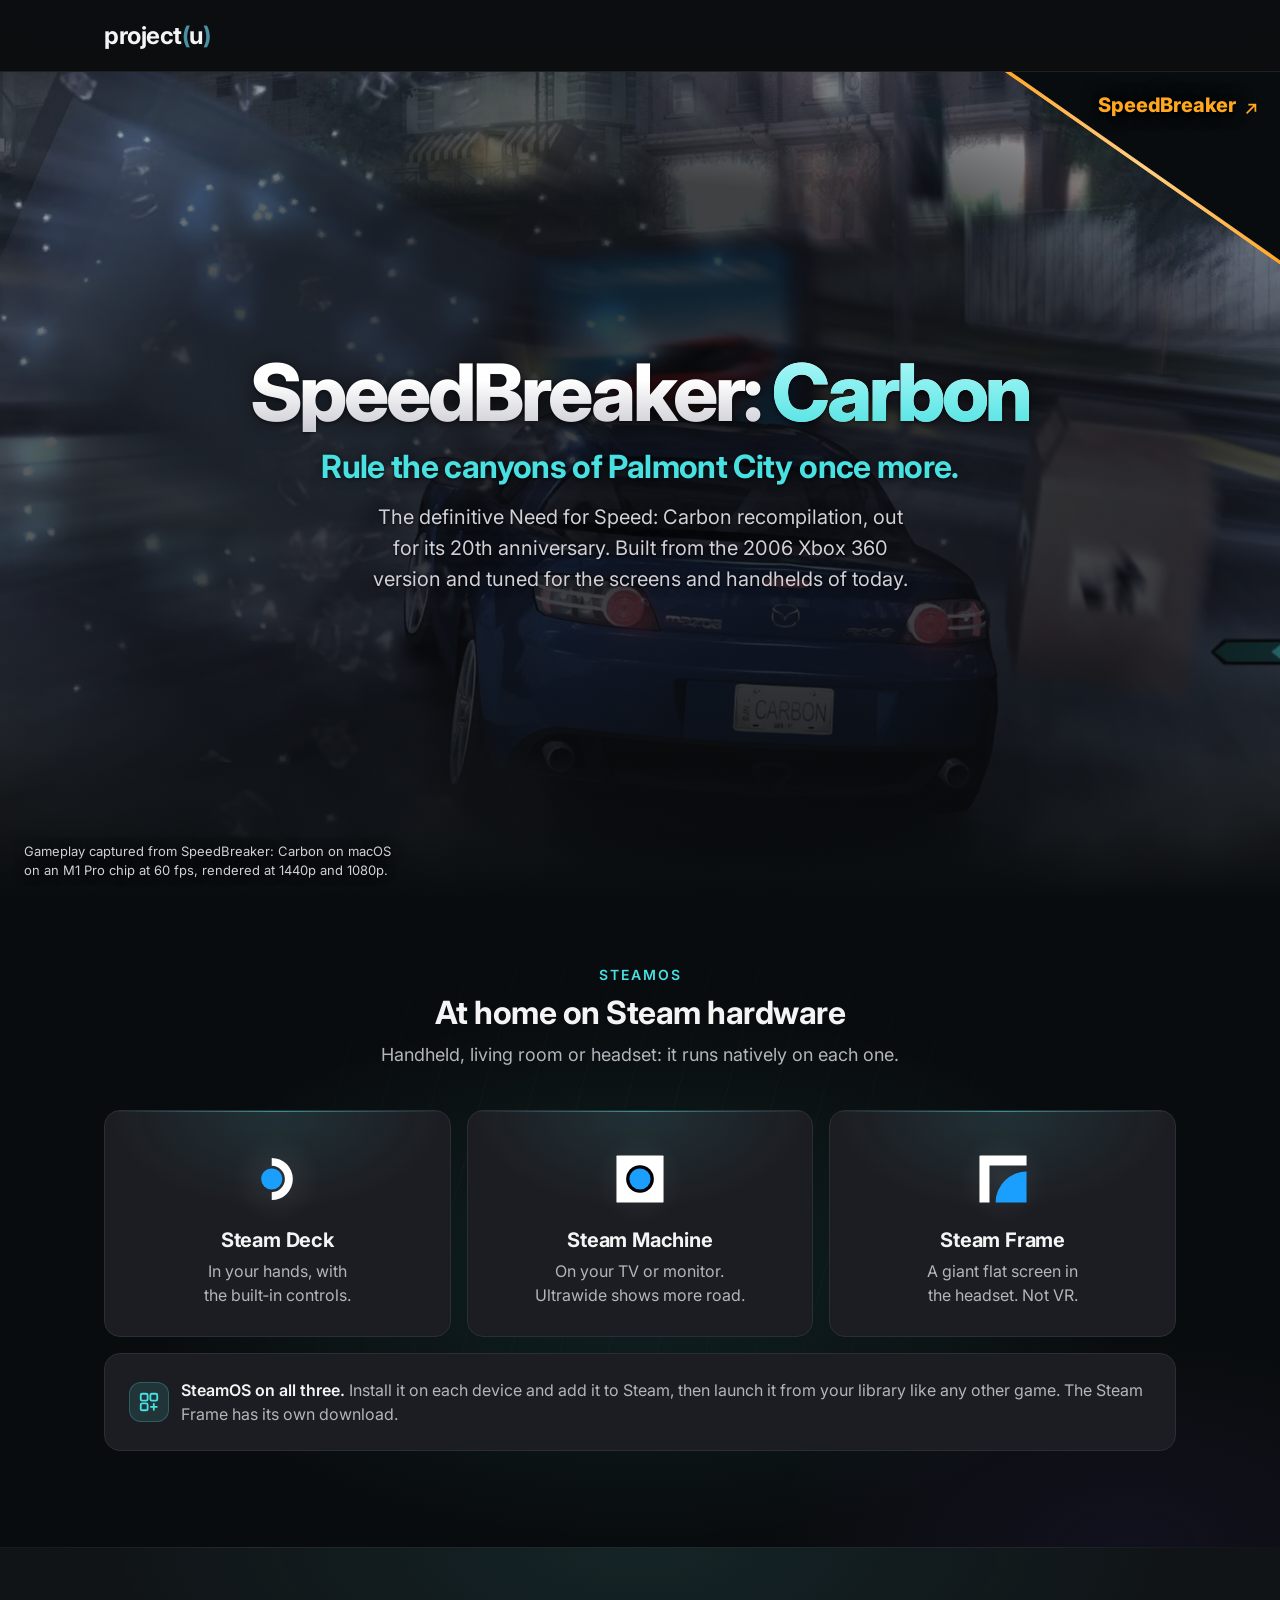
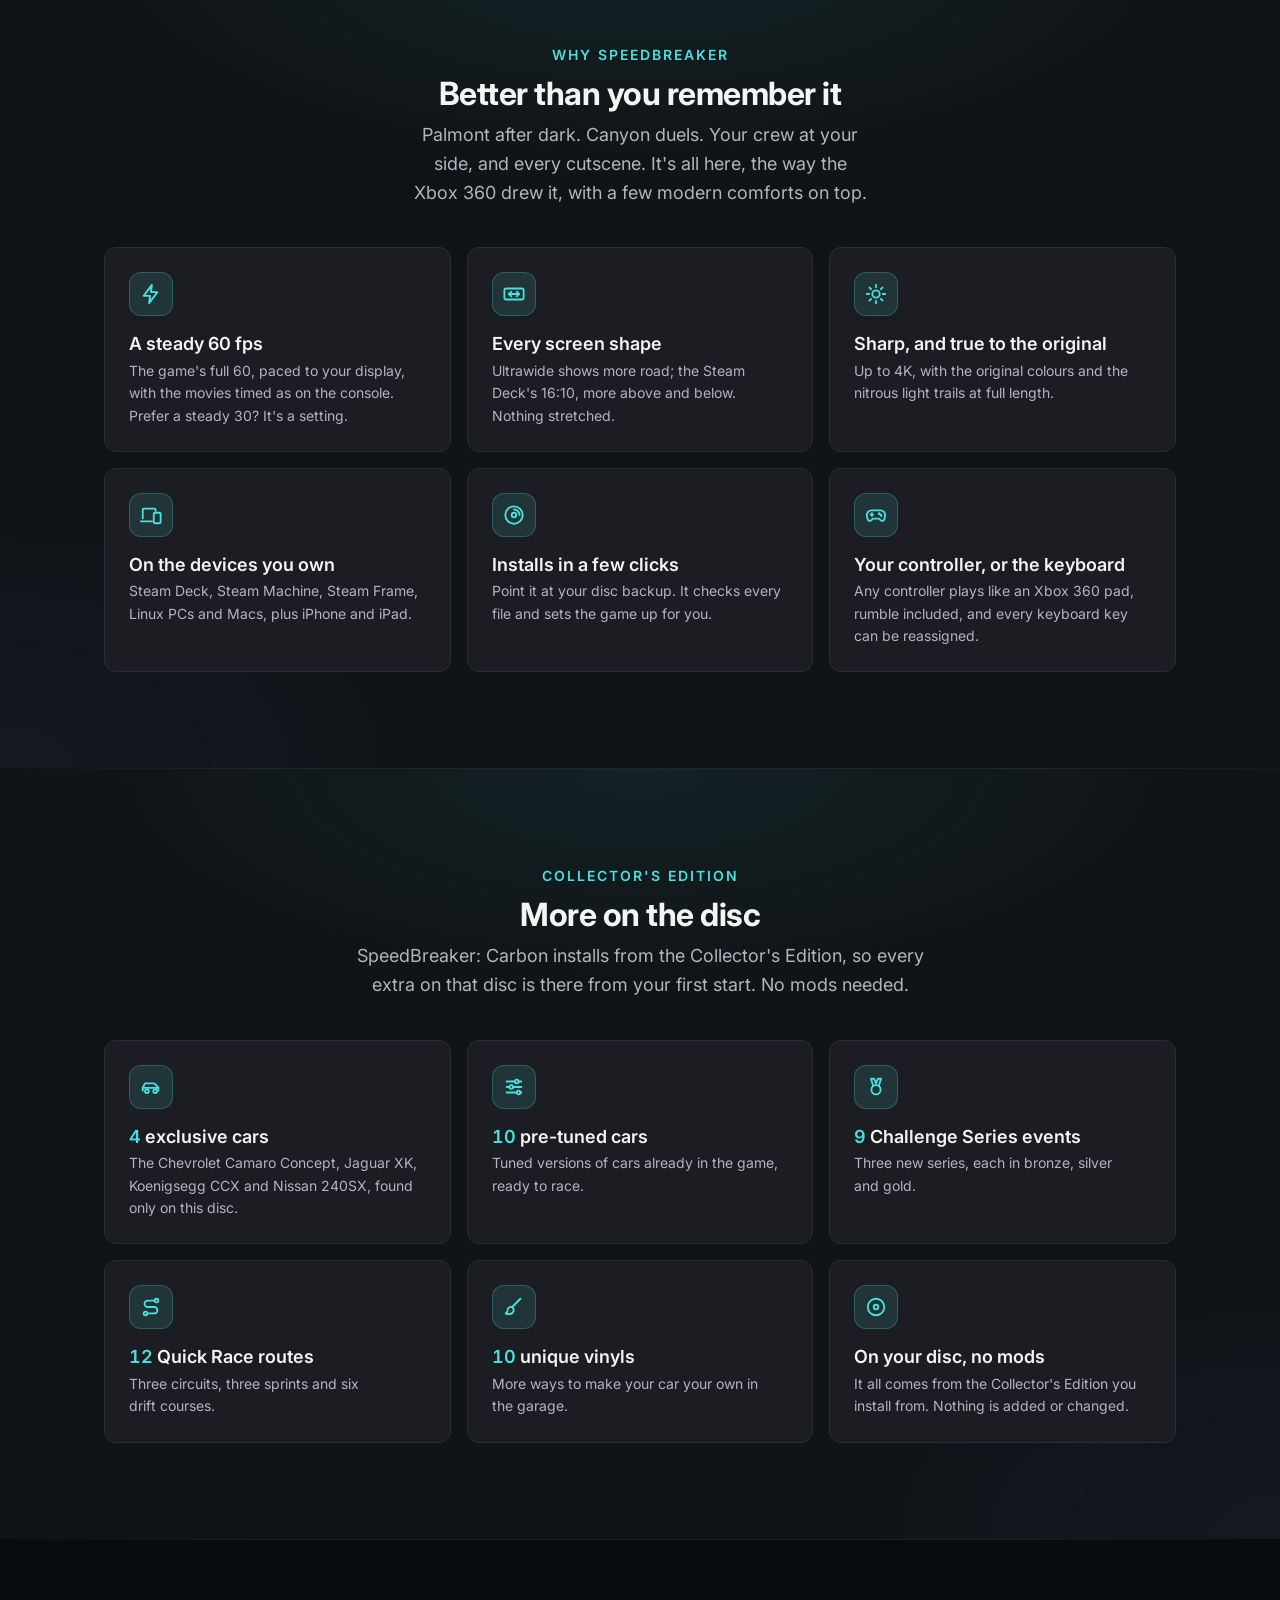
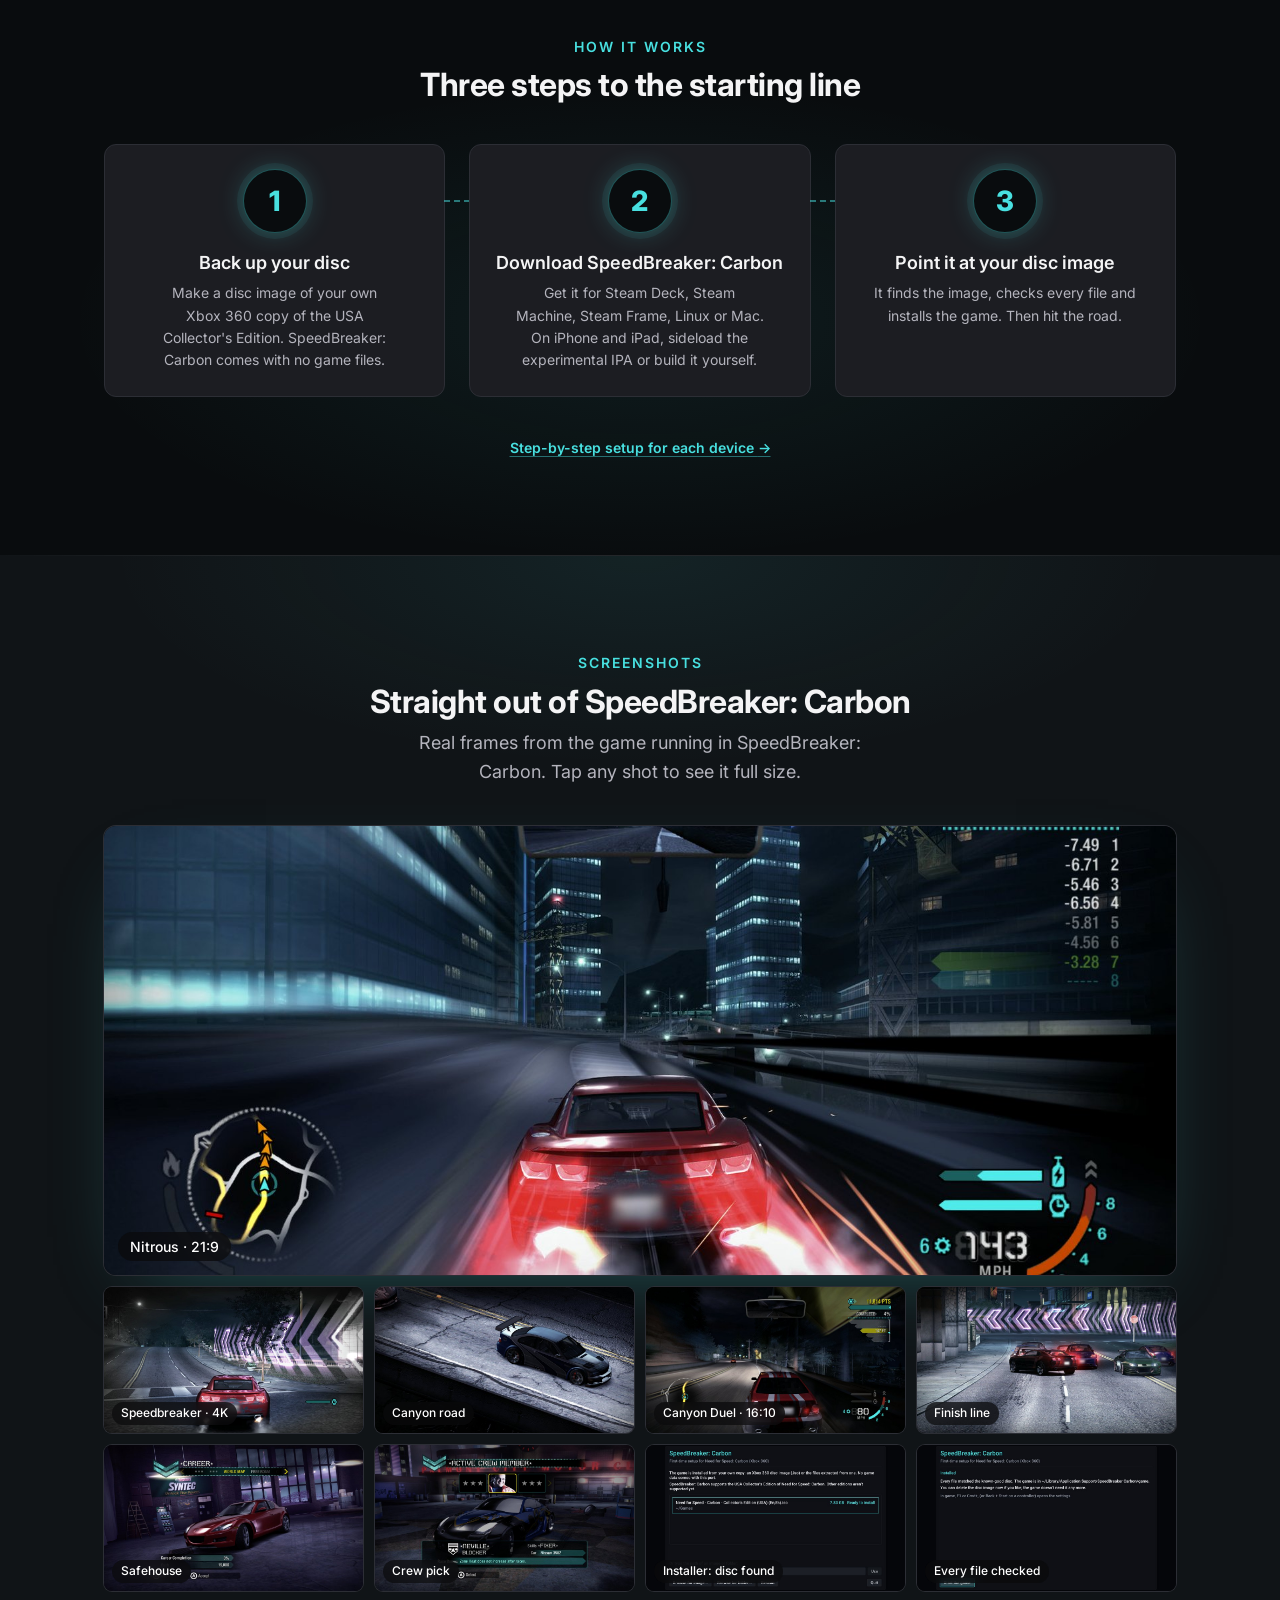
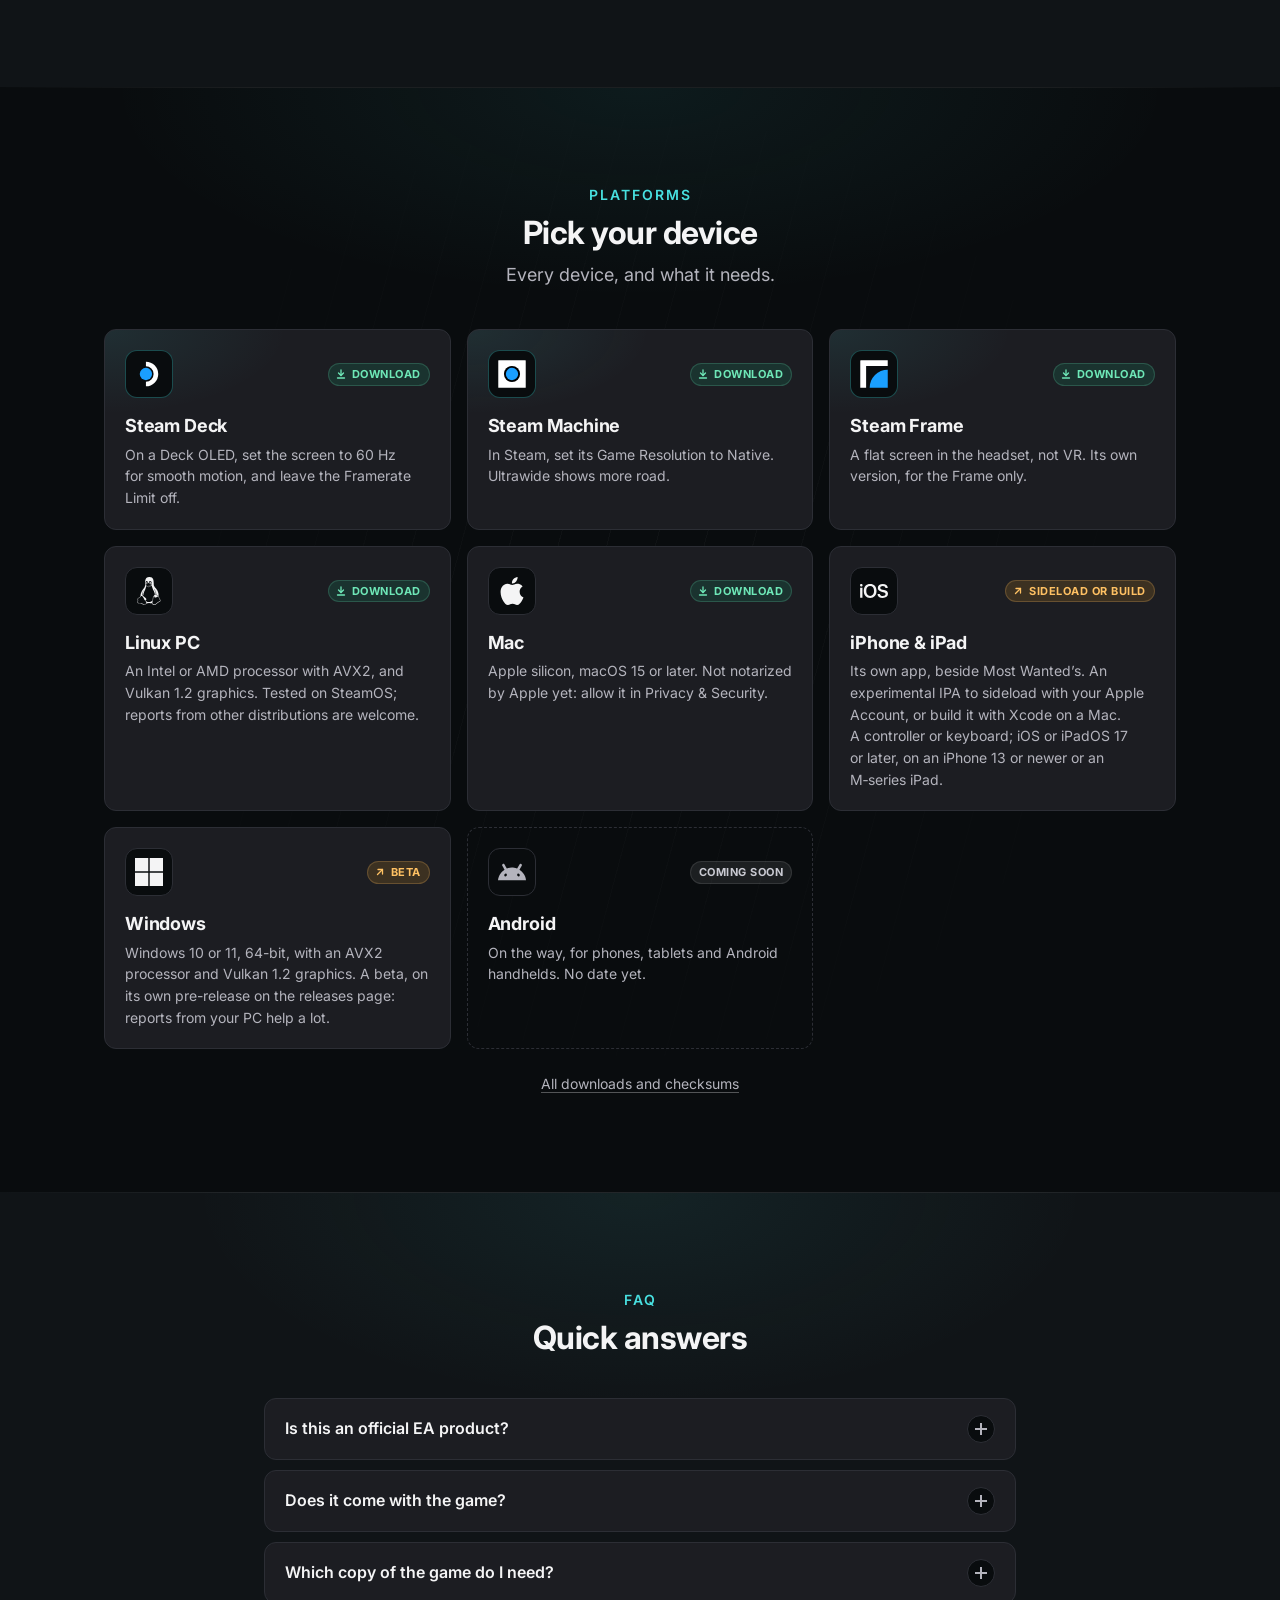
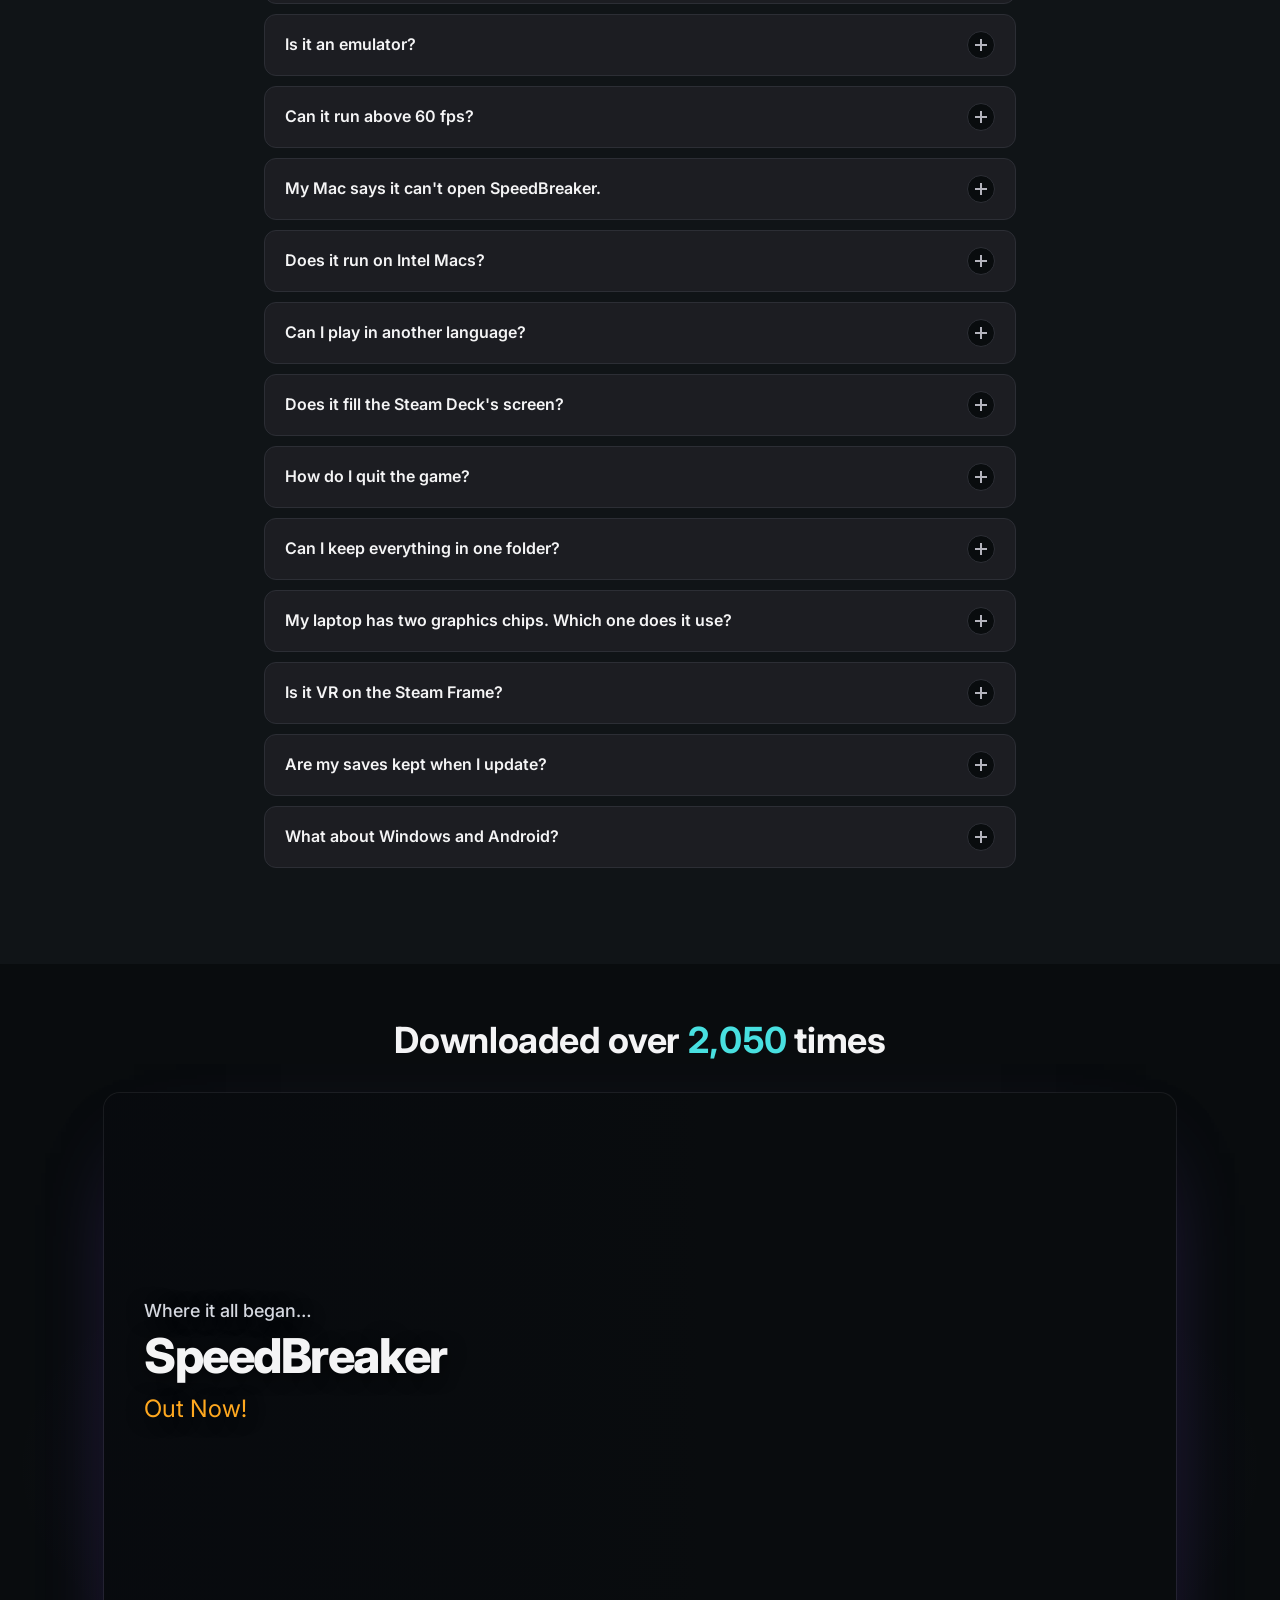
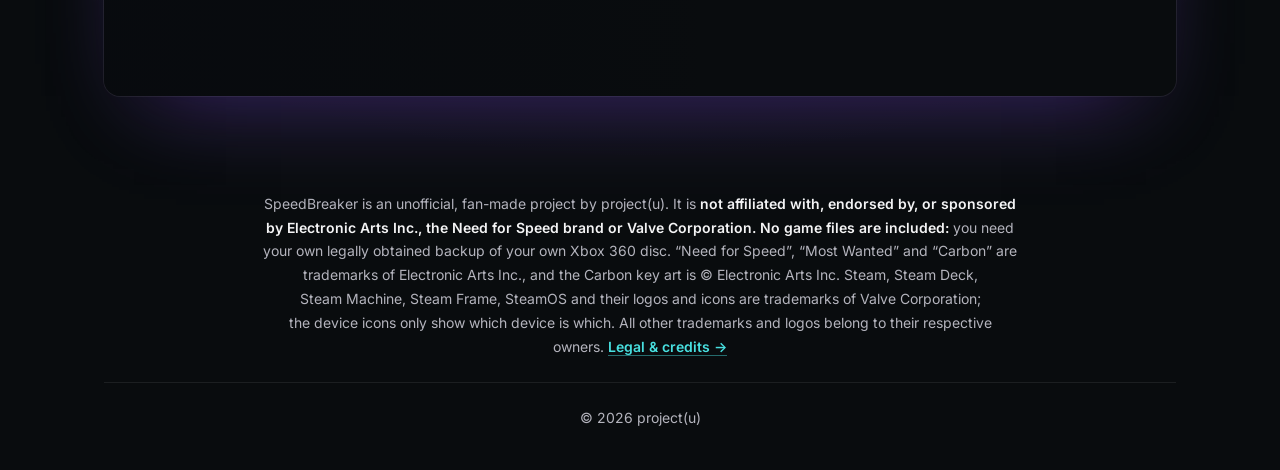
<file: speedbreaker/carbon/index.html>
<!DOCTYPE html>
<!-- GENERATED by tools/build_carbon_page.py from speedbreaker/index.html: SpeedBreaker: Carbon's
     own address (/speedbreaker/carbon/). Don't edit this file; edit the source and run the script. -->
<html lang="en" data-game="carbon">
<head>
  <meta charset="UTF-8">
  <meta name="viewport" content="width=device-width, initial-scale=1.0">
  <!-- Google tag (gtag.js) -->
  <script async src="https://www.googletagmanager.com/gtag/js?id=G-HMG6N3FB27"></script>
  <script>
    window.dataLayer = window.dataLayer || [];
    function gtag(){dataLayer.push(arguments);}
    gtag('js', new Date());
    gtag('config', 'G-HMG6N3FB27');
  </script>
  <link rel="icon" type="image/svg+xml" href="/favicon.svg">
  <link rel="icon" type="image/png" sizes="64x64" href="/favicon-64.png">
  <link rel="apple-touch-icon" href="/apple-touch-icon.png">
  <meta name="theme-color" content="#121317">
  <meta name="color-scheme" content="dark">
  <!-- Two games, one page (2026-10-26): this file is Most Wanted's page, /speedbreaker/,
       and the source of Carbon's, /speedbreaker/carbon/index.html, which
       tools/build_carbon_page.py generates from it (run it after every edit here; it
       refuses to write if a piece it swaps has moved). Both pages hold both games; the
       page's own game is <html data-game>, and js/speedbreaker.js switches between them
       in place (the hero's corner blade, history.pushState). Between the game-head
       markers is what the build swaps for Carbon's own: title, description, canonical,
       social card and the hero preloads. Paths are root-relative (/assets/...), never
       ../: a switch moves the address between the two folders without reloading, and a
       relative path would then point into the wrong one. -->
  <!-- game-head: Carbon's, from tools/build_carbon_page.py -->
  <title>SpeedBreaker: Carbon — project(u)</title>
  <meta name="description" content="SpeedBreaker: Carbon: the definitive Need for Speed: Carbon recompilation, built from the 2006 Xbox 360 version by static recompilation. Native on Steam Deck, Steam Machine, Steam Frame, Linux and Mac, from your own disc of the USA Collector's Edition. On iPhone and iPad, sideload the experimental IPA or build it yourself. Free and unofficial. No game files included. Not affiliated with EA or Valve.">

  <!-- Social preview: Need for Speed: Carbon's key art (EA's, credited on the Legal page) until gameplay footage replaces it. No logos. -->
  <meta property="og:type" content="website">
  <link rel="canonical" href="https://projectugarte.com/speedbreaker/carbon/">
  <meta property="og:url" content="https://projectugarte.com/speedbreaker/carbon/">
  <meta property="og:title" content="SpeedBreaker: Carbon — The 2006 Xbox 360 racer, native on Steam Deck, Steam Machine, Steam Frame and Mac">
  <meta property="og:description" content="The definitive Need for Speed: Carbon recompilation, built from the 2006 Xbox 360 version, out for its 20th anniversary. Sharper and wider on Steam Deck, Steam Machine, Steam Frame, Linux and Mac, from your own disc. Free and unofficial. No game files included. Not affiliated with EA or Valve.">
  <meta property="og:image" content="https://projectugarte.com/assets/images/speedbreaker/sb-carbon-hero-social.jpg">
  <meta property="og:image:width" content="1200">
  <meta property="og:image:height" content="630">
  <meta property="og:image:alt" content="Need for Speed: Carbon key art: a black sports car at the edge of a cliff at night, above the lights of a city">
  <meta name="twitter:card" content="summary_large_image">
  <meta name="twitter:title" content="SpeedBreaker: Carbon — An Unofficial Native Port">
  <meta name="twitter:description" content="The definitive Need for Speed: Carbon recompilation, built from the 2006 Xbox 360 version. Steam Deck, Steam Machine, Steam Frame, Linux and Mac, from your own disc. No game files included. Not affiliated with EA or Valve.">
  <meta name="twitter:image" content="https://projectugarte.com/assets/images/speedbreaker/sb-carbon-hero-social.jpg">
  <!-- /game-head -->
  <link rel="preconnect" href="https://fonts.googleapis.com">
  <link rel="preconnect" href="https://fonts.gstatic.com" crossorigin>
  <link href="https://fonts.googleapis.com/css2?family=Inter:wght@300;400;500;600;700;800&display=swap" rel="stylesheet">
  <link rel="stylesheet" href="/css/style.css">
  <link rel="stylesheet" href="/css/speedbreaker.css">
  <!-- The hero's still is the LCP image, art-directed like the hero <picture>: the portrait
       crop on portrait or narrow screens, the 21:9 still everywhere else. The first preload's
       media is the <source>'s query, the second's its opposite (600.02px, not 601px, so the
       fractional widths browser zoom makes between 600 and 601 still get a preload; range
       syntax would be exact but drops the preload in older browsers), and the 21:9 one repeats the
       <img>'s srcset and sizes exactly. No href on the 21:9 one on purpose: a browser without
       imagesrcset then skips the preload instead of fetching a file the <img> won't pick. -->
  <!-- game-preload: Carbon's, from tools/build_carbon_page.py -->
  <link rel="preload" as="image" media="(orientation: portrait), (max-width: 600px)"
        href="/assets/images/speedbreaker/sbc-hero-v2-poster-portrait-720.jpg"
        fetchpriority="high">
  <link rel="preload" as="image" media="(orientation: landscape) and (min-width: 600.02px)"
        imagesrcset="/assets/images/speedbreaker/sbc-hero-v2-poster-21x9-sb-1280.jpg 1280w, /assets/images/speedbreaker/sbc-hero-v2-poster-21x9-sb-2400.jpg 2400w"
        imagesizes="(min-aspect-ratio: 12/5) 100vw, calc((100vh - 72px) * 2.335)"
        fetchpriority="high">
  <!-- /game-preload -->
  <script src="/js/speedbreaker.js" defer></script>
</head>
<body class="sb-page">

  <a class="sb-skip" href="#main">Skip to content</a>

  <!-- Navigation -->
  <nav class="nav" id="nav">
    <div class="nav__inner">
      <a href="/" class="nav__logo">project<span class="nav__logo-paren">(</span>u<span class="nav__logo-paren">)</span></a>
    </div>
  </nav>

  <main id="main">

    <!-- Hero: each game's gameplay fills the first screen, behind its title.
         Two games, one hero (2026-10-26): Most Wanted's layer and Carbon's sit in the
         same grid cell. The page's own game is .is-base and fills the hero; the other is
         .is-blade, clipped to a triangle in the upper right corner under the nav, which
         shows only its picture (the operator's design, from
         speedbreaker/carbon-blade-prototype.html). The link over that corner (.sb-blade)
         sweeps the blade across the hero in 0.9 s and the page's accent cross-fades to
         that game's; without script it is a plain link to the other game's page. The
         layer not shown is inert and aria-hidden. tools/build_carbon_page.py swaps the
         two layers' roles (and their images' priorities) for Carbon's page.
         Each layer, bottom to top:
         1. The still (<picture>): the LCP image, and all that no-JS, reduced-motion and
            data-saver visitors see. Portrait or narrow screens get the portrait crop
            (720x960, cut from the master, following the car); the rest get the 21:9 still.
            The blade's copy starts with sizes="400px", so the browser picks the smallest
            file for the corner; js/speedbreaker.js puts the real sizes (data-sizes) back
            when the blade is hovered or focused, or once the page is idle, so the sweep
            never waits for the full picture.
            Most Wanted's: the v0.1.3 master's frame 364 (Speedbreaker #1); the alt holds
            for both crops (the police car is only in the wide one).
            Carbon's: its v2 loop's frame 444 (Speedbreaker #1, the bus shelter's glass;
            nfsmw-work/carbon/launch/video/edl-v2.md; the same picture as v1's). The key art it replaced stays as the
            social image and the teaser card's picture (EA's art: credited on the Legal
            & credits page).
         2. The video: js/speedbreaker.js picks the file (portrait, or 21:9 1280/2400) from
            the data-src-* attributes, adds it and fades it in once it is actually playing,
            only while that game is shown. It carries no description of its own. Carbon's
            loop (sbc-hero-v2, 2026-10-28: v1's cut from the operator's race and chase
            recordings, 2026-10-27, with its canyon drift replaced by two canyon shots
            the operator picked from his 2026-10-28 race) has the same shapes and sizes as
            Most Wanted's and runs 17.97 s. Its credit line names both render sizes: the 2026-10-27 clips
            ran at 2x (1440p), the canyon shots at 1.5x (1080p).
         3. The scrim (.sb-hero__media::after): darkens the footage so the text keeps its
            contrast on the brightest frames, and fades the bottom into the next
            section's ink. Its values come from video/edl.md's legibility section. On
            portrait or narrow screens the scrim is light and a band behind the text block
            (.sb-hero__head::before) brings the text's rows up to the same darkness.
         4. The text, then the credit line and the pause button along the bottom.
         Video and stills are the ungraded v3 cut (the game's own colours). The credit
         line's facts come from SpeedBreaker's own log of that session: Apple M1 Pro,
         macOS, 2560x1440 render, 60.0 fps held for the whole recording. -->
    <header class="sb-hero" id="sb-hero" data-blade="mw">
      <!-- layer:mw -->
      <div class="sb-hero__layer sb-hero__layer--mw is-blade" data-game-layer="mw" inert aria-hidden="true">
        <div class="sb-hero__media">
          <picture class="sb-hero__still">
            <source media="(orientation: portrait), (max-width: 600px)"
                    srcset="/assets/images/speedbreaker/sb-hero-v3-poster-portrait-720.jpg"
                    width="720" height="960">
            <img src="/assets/images/speedbreaker/sb-hero-v3-poster-21x9-sb-2400.jpg"
                 srcset="/assets/images/speedbreaker/sb-hero-v3-poster-21x9-sb-1280.jpg 1280w, /assets/images/speedbreaker/sb-hero-v3-poster-21x9-sb-2400.jpg 2400w"
                 sizes="400px" data-sizes="(min-aspect-ratio: 12/5) 100vw, calc((100vh - 72px) * 2.335)"
                 width="2400" height="1028" fetchpriority="low" decoding="async"
                 alt="SpeedBreaker gameplay in the game's Speedbreaker slow motion: the player's silver and blue car racing past a row of glowing gold chevrons on a sunlit city plaza">
          </picture>
          <video class="sb-hero__video" muted loop playsinline preload="none"
                 disablepictureinpicture disableremoteplayback aria-hidden="true"
                 data-src-small="/assets/video/speedbreaker/sb-hero-v3-21x9-1280.mp4"
                 data-src-large="/assets/video/speedbreaker/sb-hero-v3-21x9-2400.mp4"
                 data-src-portrait="/assets/video/speedbreaker/sb-hero-v3-portrait-720.mp4"></video>
        </div>

        <div class="container sb-hero__head">
          <h1 class="sb-hero__title" tabindex="-1">SpeedBreaker</h1>
          <p class="sb-hero__tagline">Most Wanted, the way you remember it.</p>
          <!-- Phones show only the first sentence (css: .sb-hero__pitch-more hides
               the rest), so the hero fits one phone screen; phones held sideways
               skip the pitch. -->
          <p class="sb-hero__pitch">The definitive Need for Speed: Most Wanted recompilation.<span class="sb-hero__pitch-more"> Built from the 2005 Xbox 360 version, the best-looking one, and made sharper, wider and smoother for the modern era.</span></p>
        </div>

        <!-- Along the hero's bottom edge, clear of the text: the capture facts (left) and
             the pause button (right; WCAG 2.2.2, hidden until the video is playing). -->
        <div class="sb-hero__foot">
          <p class="sb-hero__credit">Gameplay captured from SpeedBreaker on macOS on an M1&nbsp;Pro chip at 60&nbsp;fps and 1440p.</p>
          <button type="button" class="sb-hero__toggle" aria-label="Pause video" hidden>
            <svg class="sb-hero__toggle-pause" viewBox="0 0 24 24" fill="currentColor" aria-hidden="true"><rect x="6" y="5" width="4" height="14" rx="1"/><rect x="14" y="5" width="4" height="14" rx="1"/></svg>
            <svg class="sb-hero__toggle-play" viewBox="0 0 24 24" fill="currentColor" aria-hidden="true"><path d="M8 5.5v13a1 1 0 0 0 1.5.86l11-6.5a1 1 0 0 0 0-1.72l-11-6.5A1 1 0 0 0 8 5.5z"/></svg>
          </button>
        </div>
      </div>
      <!-- /layer:mw -->

      <!-- layer:carbon -->
      <div class="sb-hero__layer sb-hero__layer--carbon is-base" data-game-layer="carbon">
        <div class="sb-hero__media">
          <picture class="sb-hero__still">
            <source media="(orientation: portrait), (max-width: 600px)"
                    srcset="/assets/images/speedbreaker/sbc-hero-v2-poster-portrait-720.jpg"
                    width="720" height="960">
            <img src="/assets/images/speedbreaker/sbc-hero-v2-poster-21x9-sb-2400.jpg"
                 srcset="/assets/images/speedbreaker/sbc-hero-v2-poster-21x9-sb-1280.jpg 1280w, /assets/images/speedbreaker/sbc-hero-v2-poster-21x9-sb-2400.jpg 2400w"
                 sizes="(min-aspect-ratio: 12/5) 100vw, calc((100vh - 72px) * 2.335)"
                 width="2400" height="1028" fetchpriority="high" decoding="async"
                 alt="SpeedBreaker: Carbon gameplay in the game's Speedbreaker slow motion: the player's blue car smashing through a bus shelter's glass on a Palmont street at night">
          </picture>
          <video class="sb-hero__video" muted loop playsinline preload="none"
                 disablepictureinpicture disableremoteplayback aria-hidden="true"
                 data-src-small="/assets/video/speedbreaker/sbc-hero-v2-21x9-1280.mp4"
                 data-src-large="/assets/video/speedbreaker/sbc-hero-v2-21x9-2400.mp4"
                 data-src-portrait="/assets/video/speedbreaker/sbc-hero-v2-portrait-720.mp4"></video>
        </div>

        <div class="container sb-hero__head">
          <h1 class="sb-hero__title sb-hero__title--carbon" tabindex="-1"><span class="sb-hero__title-lead">SpeedBreaker:</span> <span class="sb-hero__title-game">Carbon</span></h1>
          <p class="sb-hero__tagline"><span class="sb-nowrap">Rule the canyons</span> <span class="sb-nowrap">of Palmont City</span> <span class="sb-nowrap">once more.</span></p>
          <p class="sb-hero__pitch">The definitive Need for Speed: Carbon recompilation, out for its 20th anniversary.<span class="sb-hero__pitch-more"> Built from the 2006 Xbox 360 version and tuned for the screens and handhelds of today.</span></p>
        </div>

        <div class="sb-hero__foot">
          <p class="sb-hero__credit">Gameplay captured from SpeedBreaker: Carbon on macOS on an M1&nbsp;Pro chip at 60&nbsp;fps, rendered at 1440p and 1080p.</p>
          <button type="button" class="sb-hero__toggle" aria-label="Pause video" hidden>
            <svg class="sb-hero__toggle-pause" viewBox="0 0 24 24" fill="currentColor" aria-hidden="true"><rect x="6" y="5" width="4" height="14" rx="1"/><rect x="14" y="5" width="4" height="14" rx="1"/></svg>
            <svg class="sb-hero__toggle-play" viewBox="0 0 24 24" fill="currentColor" aria-hidden="true"><path d="M8 5.5v13a1 1 0 0 0 1.5.86l11-6.5a1 1 0 0 0 0-1.72l-11-6.5A1 1 0 0 0 8 5.5z"/></svg>
          </button>
        </div>
      </div>
      <!-- /layer:carbon -->

      <!-- The blade's lit edge (a slightly larger triangle under the blade, in the blade
           game's colour, with a highlight gliding along it), then the link over the blade:
           its whole triangle is the hit area, and it is a real link to the other game's
           page, so it works without script, opens in a new tab and shows where it goes.
           With script, a click, Enter or Space sweeps instead. The script keeps its name,
           label and address pointing at whichever game waits in the corner. -->
      <div class="sb-edge" aria-hidden="true"></div>
      <a class="sb-blade" id="sb-blade" href="/speedbreaker/" aria-label="Switch to SpeedBreaker">
        <span class="sb-blade__label"><span class="sb-blade__name">SpeedBreaker</span>
          <svg viewBox="0 0 16 16" fill="none" stroke="currentColor" stroke-width="2" aria-hidden="true"><path d="M13 3 3 13M5 3h8v8"/></svg>
        </span>
      </a>
    </header>

    <!-- Two games, one page: from here down, both games share each section's layout and
         most of its words. What differs is written twice with data-only="mw" or
         data-only="carbon" (css: the other game's copy is display: none, so each page reads
         right without script); a section that only one game has carries data-only itself.
         Keep the pairs side by side so an edit to one shows the other.

         Steam hardware: the same for both games -->
    <section class="sb-section sb-section--alt sb-steam sb-speedlines" id="steam" aria-labelledby="steam-title">
      <div class="container">
        <div class="sb-section__header">
          <p class="sb-label">SteamOS</p>
          <h2 class="sb-title" id="steam-title">At home on Steam hardware</h2>
          <p class="sb-lead">Handheld, living room or headset: it runs natively on each one.</p>
        </div>

        <ul class="sb-devices" role="list">
          <li class="sb-device">
            <span class="sb-device__icon" aria-hidden="true">
              <img src="/assets/images/speedbreaker/icons/steam-deck.svg" alt="" width="48" height="48" decoding="async">
            </span>
            <h3 class="sb-device__name">Steam Deck</h3>
            <p class="sb-device__text">In your hands, with the built&#8209;in controls.</p>
          </li>
          <li class="sb-device">
            <span class="sb-device__icon" aria-hidden="true">
              <img src="/assets/images/speedbreaker/icons/steam-machine.svg" alt="" width="48" height="48" decoding="async">
            </span>
            <h3 class="sb-device__name">Steam Machine</h3>
            <p class="sb-device__text">On your TV or monitor. Ultrawide shows more road.</p>
          </li>
          <li class="sb-device">
            <span class="sb-device__icon" aria-hidden="true">
              <img src="/assets/images/speedbreaker/icons/steam-frame.svg" alt="" width="48" height="48" decoding="async">
            </span>
            <h3 class="sb-device__name">Steam Frame</h3>
            <p class="sb-device__text">A giant flat screen in the headset. Not VR.</p>
          </li>
        </ul>

        <div class="sb-steamos">
          <p class="sb-steamos__line">
            <span class="sb-steamos__icon" aria-hidden="true">
              <svg viewBox="0 0 24 24" fill="none" stroke="currentColor" stroke-width="2" stroke-linecap="round" stroke-linejoin="round"><rect x="3" y="3" width="7.5" height="7.5" rx="1.5"/><rect x="13.5" y="3" width="7.5" height="7.5" rx="1.5"/><rect x="3" y="13.5" width="7.5" height="7.5" rx="1.5"/><path d="M17.25 14v6.5M14 17.25h6.5"/></svg>
            </span>
            <span><strong>SteamOS on all three.</strong> Install it on each device and add it to Steam, then launch it from your library like any other game. The Steam Frame has its own download.</span>
          </p>
        </div>
      </div>
    </section>

    <!-- Why SpeedBreaker -->
    <section class="sb-section" id="why" aria-labelledby="why-title">
      <div class="container">
        <div class="sb-section__header">
          <p class="sb-label">Why SpeedBreaker</p>
          <h2 class="sb-title" id="why-title">Better than you remember it</h2>
          <p class="sb-lead" data-only="mw">The golden-hour haze. The Blacklist. Pursuits that never let up, and every live-action cutscene. It's all here, the way the Xbox 360 drew it, with a few modern comforts on top.</p>
          <p class="sb-lead" data-only="carbon">Palmont after dark. Canyon duels. Your crew at your side, and every cutscene. It's all here, the way the Xbox 360 drew it, with a few modern comforts on top.</p>
        </div>

        <ul class="sb-perks" role="list">
          <li class="sb-perk">
            <span class="sb-perk__icon" aria-hidden="true">
              <svg viewBox="0 0 24 24" fill="none" stroke="currentColor" stroke-width="2" stroke-linecap="round" stroke-linejoin="round"><path d="M13 2 4 14h7l-1 8 9-12h-7z"/></svg>
            </span>
            <h3 class="sb-perk__title"><span data-only="mw">60 fps, and up to 120</span><span data-only="carbon">A steady 60 fps</span></h3>
            <p class="sb-perk__text" data-only="mw">The game's full 60, paced to your display. With a 120&nbsp;Hz screen on a Mac or a SteamOS or Linux PC, Smooth Motion draws up to 120. Prefer a steady 30? It's a setting.</p>
            <p class="sb-perk__text" data-only="carbon">The game's full 60, paced to your display, with the movies timed as on the console. Prefer a steady 30? It's a setting.</p>
          </li>
          <li class="sb-perk">
            <span class="sb-perk__icon" aria-hidden="true">
              <svg viewBox="0 0 24 24" fill="none" stroke="currentColor" stroke-width="2" stroke-linecap="round" stroke-linejoin="round"><rect x="1.5" y="6" width="21" height="12" rx="2"/><path d="M6.5 12h11"/><path d="M9 9.5 6.5 12 9 14.5"/><path d="m15 9.5 2.5 2.5-2.5 2.5"/></svg>
            </span>
            <h3 class="sb-perk__title">Every screen shape</h3>
            <p class="sb-perk__text" data-only="mw">Ultrawide shows more road; a 4:3 iPad, more above and below. Nothing stretched.</p>
            <p class="sb-perk__text" data-only="carbon">Ultrawide shows more road; the Steam Deck's 16:10, more above and below. Nothing stretched.</p>
          </li>
          <li class="sb-perk">
            <span class="sb-perk__icon" aria-hidden="true">
              <svg viewBox="0 0 24 24" fill="none" stroke="currentColor" stroke-width="2" stroke-linecap="round" stroke-linejoin="round"><circle cx="12" cy="12" r="4"/><path d="M12 2v2.5M12 19.5V22M4.9 4.9l1.8 1.8M17.3 17.3l1.8 1.8M2 12h2.5M19.5 12H22M4.9 19.1l1.8-1.8M17.3 6.7l1.8-1.8"/></svg>
            </span>
            <h3 class="sb-perk__title">Sharp, and true to the original</h3>
            <p class="sb-perk__text" data-only="mw">Up to 4K, with the original colours, reflections and low-sun glare.</p>
            <p class="sb-perk__text" data-only="carbon">Up to 4K, with the original colours and the nitrous light trails at full length.</p>
          </li>
          <li class="sb-perk">
            <span class="sb-perk__icon" aria-hidden="true">
              <svg viewBox="0 0 24 24" fill="none" stroke="currentColor" stroke-width="2" stroke-linecap="round" stroke-linejoin="round"><path d="M3 15.5V6a1 1 0 0 1 1-1h12a1 1 0 0 1 1 1v1.5"/><path d="M1 19h12"/><rect x="15" y="9.5" width="7.5" height="11.5" rx="1.5"/></svg>
            </span>
            <h3 class="sb-perk__title">On the devices you own</h3>
            <p class="sb-perk__text" data-only="mw">Steam Deck, Steam Machine, Steam Frame, Linux PCs and Macs, plus iPhone and iPad.</p>
            <p class="sb-perk__text" data-only="carbon">Steam Deck, Steam Machine, Steam Frame, Linux PCs and Macs, plus iPhone and iPad.</p>
          </li>
          <li class="sb-perk">
            <span class="sb-perk__icon" aria-hidden="true">
              <svg viewBox="0 0 24 24" fill="none" stroke="currentColor" stroke-width="2" stroke-linecap="round" stroke-linejoin="round"><circle cx="12" cy="12" r="9.5"/><circle cx="12" cy="12" r="2.5"/><path d="M12 6a6 6 0 0 1 6 6"/></svg>
            </span>
            <h3 class="sb-perk__title">Installs in a few clicks</h3>
            <p class="sb-perk__text">Point it at your disc backup. It checks every file and sets the game up for you.</p>
          </li>
          <li class="sb-perk">
            <span class="sb-perk__icon" aria-hidden="true">
              <svg viewBox="0 0 24 24" fill="none" stroke="currentColor" stroke-width="2" stroke-linecap="round" stroke-linejoin="round"><path d="M7 7h10a5 5 0 0 1 4.9 6l-.8 3.6a2.4 2.4 0 0 1-4.1 1.1L15.3 16H8.7L7 17.7a2.4 2.4 0 0 1-4.1-1.1L2.1 13A5 5 0 0 1 7 7z"/><path d="M7.5 10v3M6 11.5h3"/><path d="M15.5 10.5h.01M17.5 12.5h.01" stroke-width="3"/></svg>
            </span>
            <h3 class="sb-perk__title"><span data-only="mw">Race a friend, side by side</span><span data-only="carbon">Your controller, or the keyboard</span></h3>
            <p class="sb-perk__text" data-only="mw">The Xbox 360's two-player split screen is back: two controllers, one screen. Any controller plays like an Xbox 360 pad, rumble included, and steering wheels work too (experimental).</p>
            <p class="sb-perk__text" data-only="carbon">Any controller plays like an Xbox 360 pad, rumble included, and every keyboard key can be reassigned.</p>
          </li>
        </ul>
      </div>
    </section>

    <!-- Carbon only: what the Collector's Edition, the one disc SpeedBreaker: Carbon
         installs from, adds over the standard edition. The same header and perk cards
         as Why above; each title's number in the game's accent. All of it is the
         game's own content on the player's disc (2026-10-27, checked against
         Wikipedia and the NFS wiki: 4 cars, 10 pre-tuned, 9 Challenge Series events =
         3 series x bronze/silver/gold, 12 Quick Race events = 3 circuit, 3 sprint,
         6 drift; 10 vinyls is Wikipedia's count). -->
    <section class="sb-section" id="collectors" aria-labelledby="collectors-title" data-only="carbon">
      <div class="container">
        <div class="sb-section__header">
          <p class="sb-label">Collector's Edition</p>
          <h2 class="sb-title" id="collectors-title">More on the disc</h2>
          <p class="sb-lead">SpeedBreaker: Carbon installs from the Collector's Edition, so every extra on that disc is there from your first start. No mods needed.</p>
        </div>

        <ul class="sb-perks" role="list">
          <li class="sb-perk">
            <span class="sb-perk__icon" aria-hidden="true">
              <svg viewBox="0 0 24 24" fill="none" stroke="currentColor" stroke-width="2" stroke-linecap="round" stroke-linejoin="round"><path d="M3 16v-3.5L5.5 8h10l4.5 4.5V16"/><path d="M3 13h17"/><circle cx="7.5" cy="16.5" r="2"/><circle cx="16.5" cy="16.5" r="2"/></svg>
            </span>
            <h3 class="sb-perk__title"><span class="sb-perk__num">4</span> exclusive cars</h3>
            <p class="sb-perk__text">The Chevrolet Camaro Concept, Jaguar XK, Koenigsegg CCX and Nissan 240SX, found only on this disc.</p>
          </li>
          <li class="sb-perk">
            <span class="sb-perk__icon" aria-hidden="true">
              <svg viewBox="0 0 24 24" fill="none" stroke="currentColor" stroke-width="2" stroke-linecap="round" stroke-linejoin="round"><path d="M4 6h9"/><path d="M17 6h3"/><circle cx="15" cy="6" r="2"/><path d="M4 12h3"/><path d="M11 12h9"/><circle cx="9" cy="12" r="2"/><path d="M4 18h11"/><path d="M19 18h1"/><circle cx="17" cy="18" r="2"/></svg>
            </span>
            <h3 class="sb-perk__title"><span class="sb-perk__num">10</span> pre-tuned cars</h3>
            <p class="sb-perk__text">Tuned versions of cars already in the game, ready to race.</p>
          </li>
          <li class="sb-perk">
            <span class="sb-perk__icon" aria-hidden="true">
              <svg viewBox="0 0 24 24" fill="none" stroke="currentColor" stroke-width="2" stroke-linecap="round" stroke-linejoin="round"><circle cx="12" cy="15" r="5"/><path d="M9 10.9 6.5 3h3.5l2 5 2-5h3.5L15 10.9"/></svg>
            </span>
            <h3 class="sb-perk__title"><span class="sb-perk__num">9</span> Challenge Series events</h3>
            <p class="sb-perk__text">Three new series, each in bronze, silver and gold.</p>
          </li>
          <li class="sb-perk">
            <span class="sb-perk__icon" aria-hidden="true">
              <svg viewBox="0 0 24 24" fill="none" stroke="currentColor" stroke-width="2" stroke-linecap="round" stroke-linejoin="round"><circle cx="6" cy="19" r="2"/><circle cx="18" cy="5" r="2"/><path d="M8 19h7.5a3.5 3.5 0 0 0 0-7h-7a3.5 3.5 0 0 1 0-7H16"/></svg>
            </span>
            <h3 class="sb-perk__title"><span class="sb-perk__num">12</span> Quick Race routes</h3>
            <p class="sb-perk__text">Three circuits, three sprints and six drift courses.</p>
          </li>
          <li class="sb-perk">
            <span class="sb-perk__icon" aria-hidden="true">
              <svg viewBox="0 0 24 24" fill="none" stroke="currentColor" stroke-width="2" stroke-linecap="round" stroke-linejoin="round"><path d="M19 3 10 12"/><path d="M10 12c-2.5-.5-5 1-5 3.5 0 1.5-.8 3-2 3.5 2.5 1.5 7.5 1 8.5-2.5.4-1.5 0-3-1.5-4.5z"/></svg>
            </span>
            <h3 class="sb-perk__title"><span class="sb-perk__num">10</span> unique vinyls</h3>
            <p class="sb-perk__text">More ways to make your car your own in the garage.</p>
          </li>
          <li class="sb-perk">
            <span class="sb-perk__icon" aria-hidden="true">
              <svg viewBox="0 0 24 24" fill="none" stroke="currentColor" stroke-width="2" stroke-linecap="round" stroke-linejoin="round"><circle cx="12" cy="12" r="9"/><circle cx="12" cy="12" r="2.5"/></svg>
            </span>
            <h3 class="sb-perk__title">On your disc, no mods</h3>
            <p class="sb-perk__text">It all comes from the Collector's Edition you install from. Nothing is added or changed.</p>
          </li>
        </ul>
      </div>
    </section>

    <!-- 3 steps -->
    <section class="sb-section sb-section--alt" id="how" aria-labelledby="how-title">
      <div class="container">
        <div class="sb-section__header">
          <p class="sb-label">How it works</p>
          <h2 class="sb-title" id="how-title">Three steps to the starting line</h2>
        </div>

        <ol class="sb-steps" role="list">
          <li class="sb-step">
            <span class="sb-step__num" aria-hidden="true">1</span>
            <h3 class="sb-step__title"><span class="sb-sr">Step 1: </span>Back up your disc</h3>
            <p class="sb-step__text" data-only="mw">Make a disc image of your own Xbox 360 copy (the USA release, or the Spanish PAL one). SpeedBreaker comes with no game files.</p>
            <p class="sb-step__text" data-only="carbon">Make a disc image of your own Xbox 360 copy of the USA Collector's Edition. SpeedBreaker: Carbon comes with no game files.</p>
          </li>
          <li class="sb-step">
            <span class="sb-step__num" aria-hidden="true">2</span>
            <h3 class="sb-step__title"><span class="sb-sr">Step 2: </span>Download SpeedBreaker<span data-only="carbon">: Carbon</span></h3>
            <p class="sb-step__text" data-only="mw">Get it for Steam Deck, Steam Machine, Steam Frame, Linux or Mac. On iPhone and iPad, sideload the experimental IPA or build it yourself.</p>
            <p class="sb-step__text" data-only="carbon">Get it for Steam Deck, Steam Machine, Steam Frame, Linux or Mac. On iPhone and iPad, sideload the experimental IPA or build it yourself.</p>
          </li>
          <li class="sb-step">
            <span class="sb-step__num" aria-hidden="true">3</span>
            <h3 class="sb-step__title"><span class="sb-sr">Step 3: </span>Point it at your disc image</h3>
            <p class="sb-step__text">It finds the image, checks every file and installs the game. Then hit the road.</p>
          </li>
        </ol>

        <p class="sb-more">
          <a href="https://github.com/SpeedBreakerProject/speedbreaker#setup-by-platform" class="sb-text-link" target="_blank" rel="noopener noreferrer" data-only="mw">Step-by-step setup for each device <span aria-hidden="true">&rarr;</span></a>
          <a href="https://github.com/SpeedBreakerProject/speedbreaker-carbon#setup-by-platform" class="sb-text-link" target="_blank" rel="noopener noreferrer" data-only="carbon">Step-by-step setup for each device <span aria-hidden="true">&rarr;</span></a>
        </p>
      </div>
    </section>

    <!-- Screenshots: each game has its own gallery (data-only), the same layout: one wide
         feature, then eight tiles, each opening full size in the lightbox. -->
    <section class="sb-section" id="screens" aria-labelledby="screens-title" data-only="mw">
      <div class="container">
        <div class="sb-section__header">
          <p class="sb-label">Screenshots</p>
          <h2 class="sb-title" id="screens-title">Straight out of SpeedBreaker</h2>
          <p class="sb-lead">Real frames from the game running in SpeedBreaker. Tap any shot to see it full size.</p>
        </div>

        <div class="sb-gallery">
          <!-- The feature is the chase cam (the operator's pick, 2026-10-05); its src is
               the full 2400 file because the lightbox opens img.src. -->
          <figure class="sb-tile sb-tile--feature" data-lightbox-app>
            <img src="/assets/images/speedbreaker/sb-hero-chase-cam-ultrawide.jpg"
                 srcset="/assets/images/speedbreaker/sb-hero-chase-cam-ultrawide-960.jpg 960w, /assets/images/speedbreaker/sb-hero-chase-cam-ultrawide-1600.jpg 1600w, /assets/images/speedbreaker/sb-hero-chase-cam-ultrawide.jpg 2400w"
                 sizes="(max-width: 1120px) calc(100vw - 48px), 1072px"
                 width="2400" height="1005" loading="lazy" decoding="async"
                 alt="Chase cam, 21:9: the camera behind the player's car, nitrous lit, heading into the setting sun">
            <figcaption class="sb-tile__cap">Chase cam · 21:9</figcaption>
          </figure>

          <figure class="sb-tile" data-lightbox-app>
            <img src="/assets/images/speedbreaker/sb-01-rivals-ultrawide.jpg"
                 srcset="/assets/images/speedbreaker/sb-01-rivals-ultrawide-960.jpg 960w, /assets/images/speedbreaker/sb-01-rivals-ultrawide.jpg 1920w"
                 sizes="(max-width: 768px) calc(50vw - 30px), 260px"
                 width="1920" height="804" loading="lazy" decoding="async"
                 alt="Intro cinematic, 21:9: two cars side by side">
            <figcaption class="sb-tile__cap">Intro cinematic · 21:9</figcaption>
          </figure>

          <figure class="sb-tile" data-lightbox-app>
            <img src="/assets/images/speedbreaker/sb-x4-sun-glare-ultrawide.jpg"
                 srcset="/assets/images/speedbreaker/sb-x4-sun-glare-ultrawide-960.jpg 960w, /assets/images/speedbreaker/sb-x4-sun-glare-ultrawide.jpg 1920w"
                 sizes="(max-width: 768px) calc(50vw - 30px), 260px"
                 width="1920" height="804" loading="lazy" decoding="async"
                 alt="Sun glare, 21:9: a car sliding along a wall toward a low sun, throwing sparks, with the race HUD">
            <figcaption class="sb-tile__cap">Sun glare · 21:9</figcaption>
          </figure>

          <figure class="sb-tile" data-lightbox-app>
            <img src="/assets/images/speedbreaker/sb-04-pursuit-crash-4k.jpg"
                 srcset="/assets/images/speedbreaker/sb-04-pursuit-crash-4k-960.jpg 960w, /assets/images/speedbreaker/sb-04-pursuit-crash-4k.jpg 1920w"
                 sizes="(max-width: 768px) calc(50vw - 30px), 260px"
                 width="1920" height="1080" loading="lazy" decoding="async"
                 alt="Pursuit, 4K: police cars crashing into a barrier in a shower of sparks">
            <figcaption class="sb-tile__cap">Pursuit · 4K</figcaption>
          </figure>

          <figure class="sb-tile" data-lightbox-app>
            <img src="/assets/images/speedbreaker/sb-03-flame-livery-4x3.jpg"
                 srcset="/assets/images/speedbreaker/sb-03-flame-livery-4x3-960.jpg 960w, /assets/images/speedbreaker/sb-03-flame-livery-4x3.jpg 1920w"
                 sizes="(max-width: 768px) calc(50vw - 30px), 260px"
                 width="1920" height="1439" loading="lazy" decoding="async"
                 alt="iPad shape, 4:3: a close side view of a black car with a flame livery">
            <figcaption class="sb-tile__cap">iPad shape · 4:3</figcaption>
          </figure>

          <figure class="sb-tile" data-lightbox-app>
            <img src="/assets/images/speedbreaker/sb-02-car-closeup-ultrawide.jpg"
                 srcset="/assets/images/speedbreaker/sb-02-car-closeup-ultrawide-960.jpg 960w, /assets/images/speedbreaker/sb-02-car-closeup-ultrawide.jpg 1920w"
                 sizes="(max-width: 768px) calc(50vw - 30px), 260px"
                 width="1920" height="804" loading="lazy" decoding="async"
                 alt="Cinematic, 21:9: a close-up of the front of a silver and blue sports car, with a police chase behind it">
            <figcaption class="sb-tile__cap">Cinematic · 21:9</figcaption>
          </figure>

          <figure class="sb-tile" data-lightbox-app>
            <img src="/assets/images/speedbreaker/sb-10-settings-graphics-4k.png"
                 srcset="/assets/images/speedbreaker/sb-10-settings-graphics-4k-960.jpg 960w, /assets/images/speedbreaker/sb-10-settings-graphics-4k.png 1920w"
                 sizes="(max-width: 768px) calc(50vw - 30px), 260px"
                 width="1920" height="1080" loading="lazy" decoding="async"
                 alt="Settings, live: SpeedBreaker's settings menu over a paused race, on the Graphics page">
            <figcaption class="sb-tile__cap">Settings, live</figcaption>
          </figure>

          <figure class="sb-tile" data-lightbox-app>
            <img src="/assets/images/speedbreaker/sb-11-installer-image-found.png"
                 srcset="/assets/images/speedbreaker/sb-11-installer-image-found-960.jpg 960w, /assets/images/speedbreaker/sb-11-installer-image-found.png 1920w"
                 sizes="(max-width: 768px) calc(50vw - 30px), 260px"
                 width="1920" height="1200" loading="lazy" decoding="async"
                 alt="Installer: disc found. SpeedBreaker's first-run installer shows a disc image it found, ready to install">
            <figcaption class="sb-tile__cap">Installer: disc found</figcaption>
          </figure>

          <figure class="sb-tile" data-lightbox-app>
            <img src="/assets/images/speedbreaker/sb-12-installer-verified.png"
                 srcset="/assets/images/speedbreaker/sb-12-installer-verified-960.jpg 960w, /assets/images/speedbreaker/sb-12-installer-verified.png 1920w"
                 sizes="(max-width: 768px) calc(50vw - 30px), 260px"
                 width="1920" height="1200" loading="lazy" decoding="async"
                 alt="Every file checked: SpeedBreaker's installer has finished, and every file matched the known-good disc">
            <figcaption class="sb-tile__cap">Every file checked</figcaption>
          </figure>
        </div>
      </div>
    </section>

    <section class="sb-section" id="screens-carbon" aria-labelledby="screens-carbon-title" data-only="carbon">
      <div class="container">
        <div class="sb-section__header">
          <p class="sb-label">Screenshots</p>
          <h2 class="sb-title" id="screens-carbon-title">Straight out of SpeedBreaker: Carbon</h2>
          <p class="sb-lead">Real frames from the game running in SpeedBreaker: Carbon. Tap any shot to see it full size.</p>
        </div>

        <div class="sb-gallery">
          <!-- The feature: nitrous downtown, cut to 21:9 from the 1440p frame (the
               licence plates in it and in the Speedbreaker, Canyon Duel and finish shots
               are blurred, as in the README); its src is the full file because the
               lightbox opens img.src. -->
          <figure class="sb-tile sb-tile--feature" data-lightbox-app>
            <img src="/assets/images/speedbreaker/sbc-01-nitrous-ultrawide.jpg"
                 srcset="/assets/images/speedbreaker/sbc-01-nitrous-ultrawide-960.jpg 960w, /assets/images/speedbreaker/sbc-01-nitrous-ultrawide-1600.jpg 1600w, /assets/images/speedbreaker/sbc-01-nitrous-ultrawide.jpg 1920w"
                 sizes="(max-width: 1120px) calc(100vw - 48px), 1072px"
                 width="1920" height="804" loading="lazy" decoding="async"
                 alt="Nitrous at 143 mph downtown: long red light trails behind the player's car between the city's towers, with the race HUD">
            <figcaption class="sb-tile__cap">Nitrous · 21:9</figcaption>
          </figure>

          <figure class="sb-tile" data-lightbox-app>
            <img src="/assets/images/speedbreaker/sbc-02-speedbreaker-4k.jpg"
                 srcset="/assets/images/speedbreaker/sbc-02-speedbreaker-4k-960.jpg 960w, /assets/images/speedbreaker/sbc-02-speedbreaker-4k.jpg 1920w"
                 sizes="(max-width: 768px) calc(50vw - 30px), 260px"
                 width="1920" height="1080" loading="lazy" decoding="async"
                 alt="Speedbreaker, 4K: slow motion past the neon chevrons downtown">
            <figcaption class="sb-tile__cap">Speedbreaker · 4K</figcaption>
          </figure>
          <figure class="sb-tile" data-lightbox-app>
            <img src="/assets/images/speedbreaker/sbc-03-canyon-overhead.jpg"
                 srcset="/assets/images/speedbreaker/sbc-03-canyon-overhead-960.jpg 960w, /assets/images/speedbreaker/sbc-03-canyon-overhead.jpg 1920w"
                 sizes="(max-width: 768px) calc(50vw - 30px), 260px"
                 width="1920" height="1080" loading="lazy" decoding="async"
                 alt="The prologue's canyon road, seen from above: the BMW M3 GTR on the cliff edge">
            <figcaption class="sb-tile__cap">Canyon road</figcaption>
          </figure>
          <figure class="sb-tile" data-lightbox-app>
            <img src="/assets/images/speedbreaker/sbc-04-canyon-duel-16x10.jpg"
                 srcset="/assets/images/speedbreaker/sbc-04-canyon-duel-16x10-960.jpg 960w, /assets/images/speedbreaker/sbc-04-canyon-duel-16x10.jpg 1920w"
                 sizes="(max-width: 768px) calc(50vw - 30px), 260px"
                 width="1920" height="1200" loading="lazy" decoding="async"
                 alt="A Canyon Duel at 16:10, the Steam Deck's shape: chasing the leader at night, with the duel HUD">
            <figcaption class="sb-tile__cap">Canyon Duel · 16:10</figcaption>
          </figure>
          <figure class="sb-tile" data-lightbox-app>
            <img src="/assets/images/speedbreaker/sbc-05-finish-chevrons.jpg"
                 srcset="/assets/images/speedbreaker/sbc-05-finish-chevrons-960.jpg 960w, /assets/images/speedbreaker/sbc-05-finish-chevrons.jpg 1920w"
                 sizes="(max-width: 768px) calc(50vw - 30px), 260px"
                 width="1920" height="1080" loading="lazy" decoding="async"
                 alt="The finish camera: the pack crossing the line at the neon chevrons">
            <figcaption class="sb-tile__cap">Finish line</figcaption>
          </figure>
          <figure class="sb-tile" data-lightbox-app>
            <img src="/assets/images/speedbreaker/sbc-06-safehouse.jpg"
                 srcset="/assets/images/speedbreaker/sbc-06-safehouse-960.jpg 960w, /assets/images/speedbreaker/sbc-06-safehouse.jpg 1920w"
                 sizes="(max-width: 768px) calc(50vw - 30px), 260px"
                 width="1920" height="1080" loading="lazy" decoding="async"
                 alt="The career safehouse: a red RX-8 under the garage lights">
            <figcaption class="sb-tile__cap">Safehouse</figcaption>
          </figure>
          <figure class="sb-tile" data-lightbox-app>
            <img src="/assets/images/speedbreaker/sbc-07-crew-pick.jpg"
                 srcset="/assets/images/speedbreaker/sbc-07-crew-pick-960.jpg 960w, /assets/images/speedbreaker/sbc-07-crew-pick.jpg 1920w"
                 sizes="(max-width: 768px) calc(50vw - 30px), 260px"
                 width="1920" height="1080" loading="lazy" decoding="async"
                 alt="Picking a crew member before a race: Neville, the blocker, and his Nissan 350Z">
            <figcaption class="sb-tile__cap">Crew pick</figcaption>
          </figure>
          <figure class="sb-tile" data-lightbox-app>
            <img src="/assets/images/speedbreaker/sbc-08-installer-image-found.png"
                 srcset="/assets/images/speedbreaker/sbc-08-installer-image-found-960.jpg 960w, /assets/images/speedbreaker/sbc-08-installer-image-found.png 1920w"
                 sizes="(max-width: 768px) calc(50vw - 30px), 260px"
                 width="1920" height="1200" loading="lazy" decoding="async"
                 alt="SpeedBreaker: Carbon's installer has found the player's disc image, ready to install">
            <figcaption class="sb-tile__cap">Installer: disc found</figcaption>
          </figure>
          <figure class="sb-tile" data-lightbox-app>
            <img src="/assets/images/speedbreaker/sbc-09-installer-verified.png"
                 srcset="/assets/images/speedbreaker/sbc-09-installer-verified-960.jpg 960w, /assets/images/speedbreaker/sbc-09-installer-verified.png 1920w"
                 sizes="(max-width: 768px) calc(50vw - 30px), 260px"
                 width="1920" height="1200" loading="lazy" decoding="async"
                 alt="Every file checked: SpeedBreaker: Carbon's installer has finished, and every file matched the known-good disc">
            <figcaption class="sb-tile__cap">Every file checked</figcaption>
          </figure>
        </div>
      </div>
    </section>

    <!-- Platforms -->
    <!-- One card per device, and the whole card is the link (no second "Download" line).
         Inside each link the DOM order is name, pill, info, so a screen reader hears
         "Steam Deck, Download, ..." once; the grid puts the pill top-right visually.
         Each card's info says what that device needs, not what the Steam section said.
         Each game has its own list (data-only): its own downloads and its own notes.
         .sb-platform__logo is one fixed 48px slot per card, aria-hidden (the name is
         right there). Steam devices: Valve's own icon files, never recoloured.
         Linux (Tux), Apple, iOS, Windows and Android: the operator's request (2026-10-05),
         inline so they take the text colour (fill="currentColor"). Since both lists draw
         them, each mark's path is written once, as a <symbol> in the hidden sprite just
         below, and each slot draws it with <use>. Path data is Simple Icons 16.34.0 (CC0
         SVG data), unmodified; the marks are their owners' (see the Legal & credits page,
         legal/, which carries the Tux and Android robot credits).
         To replace one: change its <symbol> (it then changes in both lists), or swap the
         <svg> inside one slot for another <svg fill="currentColor"> or an
         <img src="..." alt="" width="28" height="28">; the slot draws either at 28px.
         An <img> keeps the file's own colours, so a black mark needs a light fill here. -->
    <section class="sb-section sb-section--alt sb-speedlines" id="platforms" aria-labelledby="platforms-title">
      <svg class="sb-sprite" aria-hidden="true" focusable="false">
        <symbol id="sb-i-tux" viewBox="0 0 24 24"><path d="M12.504 0c-.155 0-.315.008-.48.021-4.226.333-3.105 4.807-3.17 6.298-.076 1.092-.3 1.953-1.05 3.02-.885 1.051-2.127 2.75-2.716 4.521-.278.832-.41 1.684-.287 2.489a.424.424 0 00-.11.135c-.26.268-.45.6-.663.839-.199.199-.485.267-.797.4-.313.136-.658.269-.864.68-.09.189-.136.394-.132.602 0 .199.027.4.055.536.058.399.116.728.04.97-.249.68-.28 1.145-.106 1.484.174.334.535.47.94.601.81.2 1.91.135 2.774.6.926.466 1.866.67 2.616.47.526-.116.97-.464 1.208-.946.587-.003 1.23-.269 2.26-.334.699-.058 1.574.267 2.577.2.025.134.063.198.114.333l.003.003c.391.778 1.113 1.132 1.884 1.071.771-.06 1.592-.536 2.257-1.306.631-.765 1.683-1.084 2.378-1.503.348-.199.629-.469.649-.853.023-.4-.2-.811-.714-1.376v-.097l-.003-.003c-.17-.2-.25-.535-.338-.926-.085-.401-.182-.786-.492-1.046h-.003c-.059-.054-.123-.067-.188-.135a.357.357 0 00-.19-.064c.431-1.278.264-2.55-.173-3.694-.533-1.41-1.465-2.638-2.175-3.483-.796-1.005-1.576-1.957-1.56-3.368.026-2.152.236-6.133-3.544-6.139zm.529 3.405h.013c.213 0 .396.062.584.198.19.135.33.332.438.533.105.259.158.459.166.724 0-.02.006-.04.006-.06v.105a.086.086 0 01-.004-.021l-.004-.024a1.807 1.807 0 01-.15.706.953.953 0 01-.213.335.71.71 0 00-.088-.042c-.104-.045-.198-.064-.284-.133a1.312 1.312 0 00-.22-.066c.05-.06.146-.133.183-.198.053-.128.082-.264.088-.402v-.02a1.21 1.21 0 00-.061-.4c-.045-.134-.101-.2-.183-.333-.084-.066-.167-.132-.267-.132h-.016c-.093 0-.176.03-.262.132a.8.8 0 00-.205.334 1.18 1.18 0 00-.09.4v.019c.002.089.008.179.02.267-.193-.067-.438-.135-.607-.202a1.635 1.635 0 01-.018-.2v-.02a1.772 1.772 0 01.15-.768c.082-.22.232-.406.43-.533a.985.985 0 01.594-.2zm-2.962.059h.036c.142 0 .27.048.399.135.146.129.264.288.344.465.09.199.14.4.153.667v.004c.007.134.006.2-.002.266v.08c-.03.007-.056.018-.083.024-.152.055-.274.135-.393.2.012-.09.013-.18.003-.267v-.015c-.012-.133-.04-.2-.082-.333a.613.613 0 00-.166-.267.248.248 0 00-.183-.064h-.021c-.071.006-.13.04-.186.132a.552.552 0 00-.12.27.944.944 0 00-.023.33v.015c.012.135.037.2.08.334.046.134.098.2.166.268.01.009.02.018.034.024-.07.057-.117.07-.176.136a.304.304 0 01-.131.068 2.62 2.62 0 01-.275-.402 1.772 1.772 0 01-.155-.667 1.759 1.759 0 01.08-.668 1.43 1.43 0 01.283-.535c.128-.133.26-.2.418-.2zm1.37 1.706c.332 0 .733.065 1.216.399.293.2.523.269 1.052.468h.003c.255.136.405.266.478.399v-.131a.571.571 0 01.016.47c-.123.31-.516.643-1.063.842v.002c-.268.135-.501.333-.775.465-.276.135-.588.292-1.012.267a1.139 1.139 0 01-.448-.067 3.566 3.566 0 01-.322-.198c-.195-.135-.363-.332-.612-.465v-.005h-.005c-.4-.246-.616-.512-.686-.71-.07-.268-.005-.47.193-.6.224-.135.38-.271.483-.336.104-.074.143-.102.176-.131h.002v-.003c.169-.202.436-.47.839-.601.139-.036.294-.065.466-.065zm2.8 2.142c.358 1.417 1.196 3.475 1.735 4.473.286.534.855 1.659 1.102 3.024.156-.005.33.018.513.064.646-1.671-.546-3.467-1.089-3.966-.22-.2-.232-.335-.123-.335.59.534 1.365 1.572 1.646 2.757.13.535.16 1.104.021 1.67.067.028.135.06.205.067 1.032.534 1.413.938 1.23 1.537v-.043c-.06-.003-.12 0-.18 0h-.016c.151-.467-.182-.825-1.065-1.224-.915-.4-1.646-.336-1.77.465-.008.043-.013.066-.018.135-.068.023-.139.053-.209.064-.43.268-.662.669-.793 1.187-.13.533-.17 1.156-.205 1.869v.003c-.02.334-.17.838-.319 1.35-1.5 1.072-3.58 1.538-5.348.334a2.645 2.645 0 00-.402-.533 1.45 1.45 0 00-.275-.333c.182 0 .338-.03.465-.067a.615.615 0 00.314-.334c.108-.267 0-.697-.345-1.163-.345-.467-.931-.995-1.788-1.521-.63-.4-.986-.87-1.15-1.396-.165-.534-.143-1.085-.015-1.645.245-1.07.873-2.11 1.274-2.763.107-.065.037.135-.408.974-.396.751-1.14 2.497-.122 3.854a8.123 8.123 0 01.647-2.876c.564-1.278 1.743-3.504 1.836-5.268.048.036.217.135.289.202.218.133.38.333.59.465.21.201.477.335.876.335.039.003.075.006.11.006.412 0 .73-.134.997-.268.29-.134.52-.334.74-.4h.005c.467-.135.835-.402 1.044-.7zm2.185 8.958c.037.6.343 1.245.882 1.377.588.134 1.434-.333 1.791-.765l.211-.01c.315-.007.577.01.847.268l.003.003c.208.199.305.53.391.876.085.4.154.78.409 1.066.486.527.645.906.636 1.14l.003-.007v.018l-.003-.012c-.015.262-.185.396-.498.595-.63.401-1.746.712-2.457 1.57-.618.737-1.37 1.14-2.036 1.191-.664.053-1.237-.2-1.574-.898l-.005-.003c-.21-.4-.12-1.025.056-1.69.176-.668.428-1.344.463-1.897.037-.714.076-1.335.195-1.814.12-.465.308-.797.641-.984l.045-.022zm-10.814.049h.01c.053 0 .105.005.157.014.376.055.706.333 1.023.752l.91 1.664.003.003c.243.533.754 1.064 1.189 1.637.434.598.77 1.131.729 1.57v.006c-.057.744-.48 1.148-1.125 1.294-.645.135-1.52.002-2.395-.464-.968-.536-2.118-.469-2.857-.602-.369-.066-.61-.2-.723-.4-.11-.2-.113-.602.123-1.23v-.004l.002-.003c.117-.334.03-.752-.027-1.118-.055-.401-.083-.71.043-.94.16-.334.396-.4.69-.533.294-.135.64-.202.915-.47h.002v-.002c.256-.268.445-.601.668-.838.19-.201.38-.336.663-.336zm7.159-9.074c-.435.201-.945.535-1.488.535-.542 0-.97-.267-1.28-.466-.154-.134-.28-.268-.373-.335-.164-.134-.144-.333-.074-.333.109.016.129.134.199.2.096.066.215.2.36.333.292.2.68.467 1.167.467.485 0 1.053-.267 1.398-.466.195-.135.445-.334.648-.467.156-.136.149-.267.279-.267.128.016.034.134-.147.332a8.097 8.097 0 01-.69.468zm-1.082-1.583V5.64c-.006-.02.013-.042.029-.05.074-.043.18-.027.26.004.063 0 .16.067.15.135-.006.049-.085.066-.135.066-.055 0-.092-.043-.141-.068-.052-.018-.146-.008-.163-.065zm-.551 0c-.02.058-.113.049-.166.066-.047.025-.086.068-.14.068-.05 0-.13-.02-.136-.068-.01-.066.088-.133.15-.133.08-.031.184-.047.259-.005.019.009.036.03.03.05v.02h.003z"/></symbol>
        <symbol id="sb-i-apple" viewBox="0 0 24 24"><path d="M12.152 6.896c-.948 0-2.415-1.078-3.96-1.04-2.04.027-3.91 1.183-4.961 3.014-2.117 3.675-.546 9.103 1.519 12.09 1.013 1.454 2.208 3.09 3.792 3.039 1.52-.065 2.09-.987 3.935-.987 1.831 0 2.35.987 3.96.948 1.637-.026 2.676-1.48 3.676-2.948 1.156-1.688 1.636-3.325 1.662-3.415-.039-.013-3.182-1.221-3.22-4.857-.026-3.04 2.48-4.494 2.597-4.559-1.429-2.09-3.623-2.324-4.39-2.376-2-.156-3.675 1.09-4.61 1.09zM15.53 3.83c.843-1.012 1.4-2.427 1.245-3.83-1.207.052-2.662.805-3.532 1.818-.78.896-1.454 2.338-1.273 3.714 1.338.104 2.715-.688 3.559-1.701"/></symbol>
        <symbol id="sb-i-ios" viewBox="0 0 24 24"><path d="M1.1 6.05C.486 6.05 0 6.53 0 7.13A1.08 1.08 0 0 0 1.1 8.21C1.72 8.21 2.21 7.73 2.21 7.13C2.21 6.53 1.72 6.05 1.1 6.05M8.71 6.07C5.35 6.07 3.25 8.36 3.25 12C3.25 15.67 5.35 17.95 8.71 17.95C12.05 17.95 14.16 15.67 14.16 12C14.16 8.36 12.05 6.07 8.71 6.07M19.55 6.07C17.05 6.07 15.27 7.45 15.27 9.5C15.27 11.13 16.28 12.15 18.4 12.64L19.89 13C21.34 13.33 21.93 13.81 21.93 14.64C21.93 15.6 20.96 16.28 19.58 16.28C18.17 16.28 17.11 15.59 17 14.53H15C15.08 16.65 16.82 17.95 19.46 17.95C22.25 17.95 24 16.58 24 14.4C24 12.69 23 11.72 20.68 11.19L19.35 10.89C17.94 10.55 17.36 10.1 17.36 9.34C17.36 8.38 18.24 7.74 19.54 7.74C20.85 7.74 21.75 8.39 21.85 9.46H23.81C23.76 7.44 22.09 6.07 19.55 6.07M8.71 7.82C10.75 7.82 12.06 9.45 12.06 12C12.06 14.57 10.75 16.2 8.71 16.2C6.65 16.2 5.35 14.57 5.35 12C5.35 9.45 6.65 7.82 8.71 7.82M.111 9.31V17.76H2.1V9.31H.11Z"/></symbol>
        <symbol id="sb-i-windows" viewBox="0 0 24 24"><path d="M0,0H11.377V11.372H0ZM12.623,0H24V11.372H12.623ZM0,12.623H11.377V24H0Zm12.623,0H24V24H12.623"/></symbol>
        <symbol id="sb-i-android" viewBox="0 0 24 24"><path d="M18.4395 5.5586c-.675 1.1664-1.352 2.3318-2.0274 3.498-.0366-.0155-.0742-.0286-.1113-.043-1.8249-.6957-3.484-.8-4.42-.787-1.8551.0185-3.3544.4643-4.2597.8203-.084-.1494-1.7526-3.021-2.0215-3.4864a1.1451 1.1451 0 0 0-.1406-.1914c-.3312-.364-.9054-.4859-1.379-.203-.475.282-.7136.9361-.3886 1.5019 1.9466 3.3696-.0966-.2158 1.9473 3.3593.0172.031-.4946.2642-1.3926 1.0177C2.8987 12.176.452 14.772 0 18.9902h24c-.119-1.1108-.3686-2.099-.7461-3.0683-.7438-1.9118-1.8435-3.2928-2.7402-4.1836a12.1048 12.1048 0 0 0-2.1309-1.6875c.6594-1.122 1.312-2.2559 1.9649-3.3848.2077-.3615.1886-.7956-.0079-1.1191a1.1001 1.1001 0 0 0-.8515-.5332c-.5225-.0536-.9392.3128-1.0488.5449zm-.0391 8.461c.3944.5926.324 1.3306-.1563 1.6503-.4799.3197-1.188.0985-1.582-.4941-.3944-.5927-.324-1.3307.1563-1.6504.4727-.315 1.1812-.1086 1.582.4941zM7.207 13.5273c.4803.3197.5506 1.0577.1563 1.6504-.394.5926-1.1038.8138-1.584.4941-.48-.3197-.5503-1.0577-.1563-1.6504.4008-.6021 1.1087-.8106 1.584-.4941z"/></symbol>
        <symbol id="sb-i-dl" viewBox="0 0 24 24"><path d="M12 4v11"/><path d="m7 10 5 5 5-5"/><path d="M5 20h14"/></symbol>
      </svg>
      <div class="container">
        <div class="sb-section__header">
          <p class="sb-label">Platforms</p>
          <h2 class="sb-title" id="platforms-title">Pick your device</h2>
          <p class="sb-lead">Every device, and what it needs.</p>
        </div>

        <ul class="sb-platforms" role="list" data-only="mw">
          <li class="sb-platform sb-platform--steam">
            <a href="https://github.com/SpeedBreakerProject/speedbreaker/releases/latest/download/SpeedBreaker-steamos-x86_64.tar.xz" class="sb-platform__card" target="_blank" rel="noopener noreferrer">
              <span class="sb-platform__logo" aria-hidden="true">
                <img src="/assets/images/speedbreaker/icons/steam-deck.svg" alt="" width="28" height="28" decoding="async">
              </span>
              <h3 class="sb-platform__name">Steam Deck</h3>
              <span class="sb-chip sb-chip--go"><svg viewBox="0 0 24 24" fill="none" stroke="currentColor" stroke-width="2.6" stroke-linecap="round" stroke-linejoin="round" aria-hidden="true"><use href="#sb-i-dl"/></svg>Download</span>
              <p class="sb-platform__text">On a Deck OLED, set the screen to 60&nbsp;Hz for smooth motion. Tested on the OLED, not yet the LCD.</p>
            </a>
          </li>
          <li class="sb-platform sb-platform--steam">
            <a href="https://github.com/SpeedBreakerProject/speedbreaker/releases/latest/download/SpeedBreaker-steamos-x86_64.tar.xz" class="sb-platform__card" target="_blank" rel="noopener noreferrer">
              <span class="sb-platform__logo" aria-hidden="true">
                <img src="/assets/images/speedbreaker/icons/steam-machine.svg" alt="" width="28" height="28" decoding="async">
              </span>
              <h3 class="sb-platform__name">Steam Machine</h3>
              <span class="sb-chip sb-chip--go"><svg viewBox="0 0 24 24" fill="none" stroke="currentColor" stroke-width="2.6" stroke-linecap="round" stroke-linejoin="round" aria-hidden="true"><use href="#sb-i-dl"/></svg>Download</span>
              <p class="sb-platform__text">In Steam, set its Game Resolution to Native. Tested on a 3440&times;1440 ultrawide, which shows more road.</p>
            </a>
          </li>
          <li class="sb-platform sb-platform--steam">
            <a href="https://github.com/SpeedBreakerProject/speedbreaker/releases/latest/download/SpeedBreaker-steamos-arm64.tar.xz" class="sb-platform__card" target="_blank" rel="noopener noreferrer">
              <span class="sb-platform__logo" aria-hidden="true">
                <img src="/assets/images/speedbreaker/icons/steam-frame.svg" alt="" width="28" height="28" decoding="async">
              </span>
              <h3 class="sb-platform__name">Steam Frame</h3>
              <span class="sb-chip sb-chip--go"><svg viewBox="0 0 24 24" fill="none" stroke="currentColor" stroke-width="2.6" stroke-linecap="round" stroke-linejoin="round" aria-hidden="true"><use href="#sb-i-dl"/></svg>Download</span>
              <p class="sb-platform__text">Set Frame Rate to 30&nbsp;fps for the smoothest ride in the headset. A flat screen, not VR. Its own version, for the Frame only.</p>
            </a>
          </li>
          <li class="sb-platform">
            <a href="https://github.com/SpeedBreakerProject/speedbreaker/releases/latest/download/SpeedBreaker-steamos-x86_64.tar.xz" class="sb-platform__card" target="_blank" rel="noopener noreferrer">
              <span class="sb-platform__logo" aria-hidden="true">
                <svg viewBox="0 0 24 24" fill="currentColor" focusable="false"><use href="#sb-i-tux"/></svg>
              </span>
              <h3 class="sb-platform__name">Linux PC</h3>
              <span class="sb-chip sb-chip--go"><svg viewBox="0 0 24 24" fill="none" stroke="currentColor" stroke-width="2.6" stroke-linecap="round" stroke-linejoin="round" aria-hidden="true"><use href="#sb-i-dl"/></svg>Download</span>
              <p class="sb-platform__text">An Intel or AMD processor with AVX2, and Vulkan&nbsp;1.2 graphics. Tested on SteamOS; players report Fedora and Ubuntu working&nbsp;too.</p>
            </a>
          </li>
          <li class="sb-platform">
            <a href="https://github.com/SpeedBreakerProject/speedbreaker/releases/latest/download/SpeedBreaker-macos.dmg" class="sb-platform__card" target="_blank" rel="noopener noreferrer">
              <span class="sb-platform__logo" aria-hidden="true">
                <svg viewBox="0 0 24 24" fill="currentColor" focusable="false"><use href="#sb-i-apple"/></svg>
              </span>
              <h3 class="sb-platform__name">Mac</h3>
              <span class="sb-chip sb-chip--go"><svg viewBox="0 0 24 24" fill="none" stroke="currentColor" stroke-width="2.6" stroke-linecap="round" stroke-linejoin="round" aria-hidden="true"><use href="#sb-i-dl"/></svg>Download</span>
              <p class="sb-platform__text">Apple silicon, macOS 15 or later. Not notarized by Apple yet: allow it in Privacy&nbsp;&amp;&nbsp;Security.</p>
            </a>
          </li>
          <li class="sb-platform">
            <a href="https://github.com/SpeedBreakerProject/speedbreaker#iphone-and-ipad" class="sb-platform__card" target="_blank" rel="noopener noreferrer">
              <span class="sb-platform__logo" aria-hidden="true">
                <svg viewBox="0 0 24 24" fill="currentColor" focusable="false"><use href="#sb-i-ios"/></svg>
              </span>
              <h3 class="sb-platform__name">iPhone &amp; iPad</h3>
              <span class="sb-chip sb-chip--diy"><svg viewBox="0 0 24 24" fill="none" stroke="currentColor" stroke-width="2.6" stroke-linecap="round" stroke-linejoin="round" aria-hidden="true"><path d="M7 17 17 7"/><path d="M8 7h9v9"/></svg>Sideload or build</span>
              <p class="sb-platform__text">An experimental IPA to sideload with your Apple Account, or build it with Xcode on a Mac. A controller or keyboard; iOS or iPadOS&nbsp;17 or later, on an iPhone 13 or newer or an M&#8209;series iPad.</p>
            </a>
          </li>
          <li class="sb-platform">
            <a href="https://github.com/SpeedBreakerProject/speedbreaker/releases" class="sb-platform__card" target="_blank" rel="noopener noreferrer">
              <span class="sb-platform__logo" aria-hidden="true">
                <svg viewBox="0 0 24 24" fill="currentColor" focusable="false"><use href="#sb-i-windows"/></svg>
              </span>
              <h3 class="sb-platform__name">Windows</h3>
              <span class="sb-chip sb-chip--diy"><svg viewBox="0 0 24 24" fill="none" stroke="currentColor" stroke-width="2.6" stroke-linecap="round" stroke-linejoin="round" aria-hidden="true"><path d="M7 17 17 7"/><path d="M8 7h9v9"/></svg>Beta</span>
              <p class="sb-platform__text">Windows 10 or 11, 64-bit, with an AVX2 processor and Vulkan&nbsp;1.2 graphics. A beta, on its own pre-release on the releases page: reports from your PC help a lot.</p>
            </a>
          </li>
          <!-- Not a link: a card like the others, its border dashed. The pill is hidden
               from screen readers; the name carries "coming soon" for them. -->
          <li class="sb-platform sb-platform--soon">
            <div class="sb-platform__card sb-platform__card--soon">
              <span class="sb-platform__logo" aria-hidden="true">
                <svg viewBox="0 0 24 24" fill="currentColor" focusable="false"><use href="#sb-i-android"/></svg>
              </span>
              <h3 class="sb-platform__name">Android<span class="sb-sr">, coming soon</span></h3>
              <span class="sb-chip sb-chip--soon" aria-hidden="true">Coming soon</span>
              <p class="sb-platform__text">On the way, for phones, tablets and Android handhelds. No date yet.</p>
            </div>
          </li>
        </ul>
        <ul class="sb-platforms" role="list" data-only="carbon">
          <li class="sb-platform sb-platform--steam">
            <a href="https://github.com/SpeedBreakerProject/speedbreaker-carbon/releases/latest/download/SpeedBreaker-Carbon-steamos-x86_64.tar.xz" class="sb-platform__card" target="_blank" rel="noopener noreferrer">
              <span class="sb-platform__logo" aria-hidden="true">
                <img src="/assets/images/speedbreaker/icons/steam-deck.svg" alt="" width="28" height="28" decoding="async">
              </span>
              <h3 class="sb-platform__name">Steam Deck</h3>
              <span class="sb-chip sb-chip--go"><svg viewBox="0 0 24 24" fill="none" stroke="currentColor" stroke-width="2.6" stroke-linecap="round" stroke-linejoin="round" aria-hidden="true"><use href="#sb-i-dl"/></svg>Download</span>
              <p class="sb-platform__text">On a Deck OLED, set the screen to 60&nbsp;Hz for smooth motion, and leave the Framerate Limit off.</p>
            </a>
          </li>
          <li class="sb-platform sb-platform--steam">
            <a href="https://github.com/SpeedBreakerProject/speedbreaker-carbon/releases/latest/download/SpeedBreaker-Carbon-steamos-x86_64.tar.xz" class="sb-platform__card" target="_blank" rel="noopener noreferrer">
              <span class="sb-platform__logo" aria-hidden="true">
                <img src="/assets/images/speedbreaker/icons/steam-machine.svg" alt="" width="28" height="28" decoding="async">
              </span>
              <h3 class="sb-platform__name">Steam Machine</h3>
              <span class="sb-chip sb-chip--go"><svg viewBox="0 0 24 24" fill="none" stroke="currentColor" stroke-width="2.6" stroke-linecap="round" stroke-linejoin="round" aria-hidden="true"><use href="#sb-i-dl"/></svg>Download</span>
              <p class="sb-platform__text">In Steam, set its Game Resolution to Native. Ultrawide shows more road.</p>
            </a>
          </li>
          <li class="sb-platform sb-platform--steam">
            <a href="https://github.com/SpeedBreakerProject/speedbreaker-carbon/releases/latest/download/SpeedBreaker-Carbon-steamos-arm64.tar.xz" class="sb-platform__card" target="_blank" rel="noopener noreferrer">
              <span class="sb-platform__logo" aria-hidden="true">
                <img src="/assets/images/speedbreaker/icons/steam-frame.svg" alt="" width="28" height="28" decoding="async">
              </span>
              <h3 class="sb-platform__name">Steam Frame</h3>
              <span class="sb-chip sb-chip--go"><svg viewBox="0 0 24 24" fill="none" stroke="currentColor" stroke-width="2.6" stroke-linecap="round" stroke-linejoin="round" aria-hidden="true"><use href="#sb-i-dl"/></svg>Download</span>
              <p class="sb-platform__text">A flat screen in the headset, not VR. Its own version, for the Frame only.</p>
            </a>
          </li>
          <li class="sb-platform">
            <a href="https://github.com/SpeedBreakerProject/speedbreaker-carbon/releases/latest/download/SpeedBreaker-Carbon-steamos-x86_64.tar.xz" class="sb-platform__card" target="_blank" rel="noopener noreferrer">
              <span class="sb-platform__logo" aria-hidden="true">
                <svg viewBox="0 0 24 24" fill="currentColor" focusable="false"><use href="#sb-i-tux"/></svg>
              </span>
              <h3 class="sb-platform__name">Linux PC</h3>
              <span class="sb-chip sb-chip--go"><svg viewBox="0 0 24 24" fill="none" stroke="currentColor" stroke-width="2.6" stroke-linecap="round" stroke-linejoin="round" aria-hidden="true"><use href="#sb-i-dl"/></svg>Download</span>
              <p class="sb-platform__text">An Intel or AMD processor with AVX2, and Vulkan&nbsp;1.2 graphics. Tested on SteamOS; reports from other distributions are welcome.</p>
            </a>
          </li>
          <li class="sb-platform">
            <a href="https://github.com/SpeedBreakerProject/speedbreaker-carbon/releases/latest/download/SpeedBreaker-Carbon-macos.dmg" class="sb-platform__card" target="_blank" rel="noopener noreferrer">
              <span class="sb-platform__logo" aria-hidden="true">
                <svg viewBox="0 0 24 24" fill="currentColor" focusable="false"><use href="#sb-i-apple"/></svg>
              </span>
              <h3 class="sb-platform__name">Mac</h3>
              <span class="sb-chip sb-chip--go"><svg viewBox="0 0 24 24" fill="none" stroke="currentColor" stroke-width="2.6" stroke-linecap="round" stroke-linejoin="round" aria-hidden="true"><use href="#sb-i-dl"/></svg>Download</span>
              <p class="sb-platform__text">Apple silicon, macOS 15 or later. Not notarized by Apple yet: allow it in Privacy&nbsp;&amp;&nbsp;Security.</p>
            </a>
          </li>
          <li class="sb-platform">
            <a href="https://github.com/SpeedBreakerProject/speedbreaker-carbon#iphone-and-ipad" class="sb-platform__card" target="_blank" rel="noopener noreferrer">
              <span class="sb-platform__logo" aria-hidden="true">
                <svg viewBox="0 0 24 24" fill="currentColor" focusable="false"><use href="#sb-i-ios"/></svg>
              </span>
              <h3 class="sb-platform__name">iPhone &amp; iPad</h3>
              <span class="sb-chip sb-chip--diy"><svg viewBox="0 0 24 24" fill="none" stroke="currentColor" stroke-width="2.6" stroke-linecap="round" stroke-linejoin="round" aria-hidden="true"><path d="M7 17 17 7"/><path d="M8 7h9v9"/></svg>Sideload or build</span>
              <p class="sb-platform__text">Its own app, beside Most Wanted&rsquo;s. An experimental IPA to sideload with your Apple Account, or build it with Xcode on a Mac. A controller or keyboard; iOS or iPadOS&nbsp;17 or later, on an iPhone 13 or newer or an M&#8209;series iPad.</p>
            </a>
          </li>
          <li class="sb-platform">
            <a href="https://github.com/SpeedBreakerProject/speedbreaker-carbon/releases" class="sb-platform__card" target="_blank" rel="noopener noreferrer">
              <span class="sb-platform__logo" aria-hidden="true">
                <svg viewBox="0 0 24 24" fill="currentColor" focusable="false"><use href="#sb-i-windows"/></svg>
              </span>
              <h3 class="sb-platform__name">Windows</h3>
              <span class="sb-chip sb-chip--diy"><svg viewBox="0 0 24 24" fill="none" stroke="currentColor" stroke-width="2.6" stroke-linecap="round" stroke-linejoin="round" aria-hidden="true"><path d="M7 17 17 7"/><path d="M8 7h9v9"/></svg>Beta</span>
              <p class="sb-platform__text">Windows 10 or 11, 64-bit, with an AVX2 processor and Vulkan&nbsp;1.2 graphics. A beta, on its own pre-release on the releases page: reports from your PC help a lot.</p>
            </a>
          </li>
          <!-- Not a link: a card like the others, its border dashed. The pill is hidden
               from screen readers; the name carries "coming soon" for them. -->
          <li class="sb-platform sb-platform--soon">
            <div class="sb-platform__card sb-platform__card--soon">
              <span class="sb-platform__logo" aria-hidden="true">
                <svg viewBox="0 0 24 24" fill="currentColor" focusable="false"><use href="#sb-i-android"/></svg>
              </span>
              <h3 class="sb-platform__name">Android<span class="sb-sr">, coming soon</span></h3>
              <span class="sb-chip sb-chip--soon" aria-hidden="true">Coming soon</span>
              <p class="sb-platform__text">On the way, for phones, tablets and Android handhelds. No date yet.</p>
            </div>
          </li>
        </ul>
        <p class="sb-dl-all">
          <a href="https://github.com/SpeedBreakerProject/speedbreaker/releases/latest" target="_blank" rel="noopener noreferrer" data-only="mw">All downloads and checksums</a>
          <a href="https://github.com/SpeedBreakerProject/speedbreaker-carbon/releases/latest" target="_blank" rel="noopener noreferrer" data-only="carbon">All downloads and checksums</a>
        </p>
      </div>
    </section>

    <!-- FAQ -->
    <section class="sb-section" id="faq" aria-labelledby="faq-title">
      <!-- Questions both games answer the same way are written once; the rest come in
         pairs (data-only), or only on the game they apply to. -->
      <div class="container sb-faq-wrap">
        <div class="sb-section__header">
          <p class="sb-label">FAQ</p>
          <h2 class="sb-title" id="faq-title">Quick answers</h2>
        </div>

        <div class="sb-faq">
          <details class="sb-details">
            <summary>Is this an official EA product?</summary>
            <div class="sb-details__body">
              <p>No. SpeedBreaker is an unofficial fan project, not affiliated with, endorsed by or sponsored by Electronic Arts or the Need for Speed brand.</p>
            </div>
          </details>
          <details class="sb-details">
            <summary>Does it come with the game?</summary>
            <div class="sb-details__body">
              <p>No. You need a backup of your own Xbox 360 disc. SpeedBreaker doesn't include, provide or link to game files.</p>
            </div>
          </details>
          <details class="sb-details">
            <summary>Which copy of the game do I need?</summary>
            <div class="sb-details__body">
              <p data-only="carbon">The USA Collector's Edition for Xbox 360: its case and cover say Collector's Edition. The standard edition, other regions, Games on Demand and the PC version aren't supported yet; the installer checks your copy and tells you. <a href="https://github.com/SpeedBreakerProject/speedbreaker-carbon#which-copy-do-i-need" class="sb-text-link" target="_blank" rel="noopener noreferrer">Which copy do I need?</a></p>
              <p data-only="mw">The USA Xbox 360 disc (English), or since v0.2.0 the European PAL disc with Spanish movies and speech. The installer checks your copy and says which one it found. Other European discs, such as the German one, and Japanese discs aren't supported yet: each region's disc has its own version of the game's program, and SpeedBreaker has to be prepared for each one before it can run it.</p>
            </div>
          </details>
          <details class="sb-details">
            <summary>Is it an emulator?</summary>
            <div class="sb-details__body">
              <p>No. It's a static recompilation: the game's Xbox 360 code was translated ahead of time into a native app for your device, so that code runs directly instead of being emulated.</p>
            </div>
          </details>
          <details class="sb-details">
            <summary>Can it run above 60 fps?</summary>
            <div class="sb-details__body">
              <p data-only="carbon">Not yet. SpeedBreaker: Carbon runs at a steady 60 (or 30, if you prefer), locked to your display; Smooth Motion, which draws up to 120 in SpeedBreaker for Most Wanted, isn't in this first release. Set a 120&nbsp;Hz screen to 60&nbsp;Hz for the smoothest picture.</p>
              <p data-only="mw">On a Mac with a 120&nbsp;Hz screen, or a SteamOS or Linux PC at 120 or 90&nbsp;Hz, yes: turn on Smooth Motion (Settings › Display, then restart the game) for up to 120 fps. Most Wanted's physics, AI and timers are built around 60 steps a second, so SpeedBreaker keeps those at 60 and draws an extra picture between each two, which keeps the gameplay exactly as it is. In very heavy scenes it eases off, down to an even 60 for a moment. The Steam Deck stays at a steady 60, and Windows is 60 for now.</p>
            </div>
          </details>
          <details class="sb-details">
            <summary>My Mac says it can't open SpeedBreaker.</summary>
            <div class="sb-details__body">
              <p>The Mac app isn't notarized by Apple yet. Try to open it once, then go to System Settings › Privacy &amp; Security, click Open Anyway and confirm with your password. You only need to do this once per download, so once more after each update. SpeedBreaker needs macOS 15 or later, and runs on macOS 26 and 27 too.</p>
            </div>
          </details>
          <details class="sb-details">
            <summary>Does it run on Intel Macs?</summary>
            <div class="sb-details__body">
              <p>Not right now. The Mac download needs Apple silicon (M1 or newer) and macOS 15 or later. An Intel Mac version may come later, but there's no Intel Mac to test it on yet. On x86 PCs, SpeedBreaker needs a processor with AVX2: Intel Haswell (2013) or newer, or AMD Excavator or Zen.</p>
            </div>
          </details>
          <details class="sb-details" data-only="mw">
            <summary>How do I get it on iPhone or iPad?</summary>
            <div class="sb-details__body">
              <p>It isn't on the App Store. Since v0.1.2 each release has an experimental IPA that a sideloading tool such as AltStore signs with your own Apple Account; it hasn't been tried on a device yet, with a paid or a free account, and a free one may not give the game all the memory it asks for. Or build it yourself with Xcode on a Mac. It needs iOS 17 or later (iPhone 13 or newer, or an M&#8209;series iPad) and a controller or keyboard. <a href="https://github.com/SpeedBreakerProject/speedbreaker#iphone-and-ipad" class="sb-text-link" target="_blank" rel="noopener noreferrer">How it works</a></p>
            </div>
          </details>
          <details class="sb-details">
            <summary>Can I play in another language?</summary>
            <div class="sb-details__body">
              <p data-only="carbon">Not yet: the language choice isn't in this first release, so it plays in its disc's language.</p>
              <p data-only="mw">Yes. Settings › Game › Language has French, German, Italian, Spanish, Dutch, Swedish, Danish, Polish and Finnish. Menus and race text switch; the movies and voices stay in English, as on the USA disc.</p>
            </div>
          </details>
          <details class="sb-details">
            <summary>Does it fill the Steam Deck's screen?</summary>
            <div class="sb-details__body">
              <p data-only="carbon">Yes. It fills the Deck's 16:10 screen with a slightly taller view, drawn at all 1280x800 pixels, with the HUD where it belongs and nothing stretched. Prefer the console's 16:9 picture with thin bars? Set Settings › Display › Aspect Ratio to 16:9. On a Deck OLED, set the screen to 60 Hz for smooth motion.</p>
              <p data-only="mw">Yes, since v0.1.1. The Deck's screen is a little taller than the game, so you see a little more above and below, with the HUD where it belongs and nothing stretched. Since v0.1.9 it uses all 1280x800 pixels, so it's sharper too. Prefer the console's 16:9 picture with thin bars? Set Settings › Display › Aspect Ratio to 16:9. On a Deck OLED, set the screen to 60 Hz for smooth motion.</p>
            </div>
          </details>
          <details class="sb-details" data-only="mw">
            <summary>Is there something between 1x and 2x?</summary>
            <div class="sb-details__body">
              <p>Yes, since v0.1.2: Settings › Graphics › Internal Resolution › 1.5x renders the 3D scene at 1080p. It's much sharper than 1x for a little over half the pixels of 2x, for graphics that have room above 1x but not for 2x.</p>
            </div>
          </details>
          <details class="sb-details" data-only="mw">
            <summary>Why does the picture look a little different since v0.1.4?</summary>
            <div class="sb-details__body">
              <p>Since v0.1.4 SpeedBreaker applies the display correction the game itself sets for an Xbox 360 on a TV: slightly deeper shadows and slightly brighter mid-tones, as the console shows them. With it on, the game's own Brightness slider (pause menu › Options › Video) works too. Prefer the earlier, flatter picture? Turn off Settings › Display › Xbox 360 Display Gamma. Settings › Display › Brightness adjusts the picture for your screen or room.</p>
            </div>
          </details>
          <details class="sb-details">
            <summary>How do I quit the game?</summary>
            <div class="sb-details__body">
              <p data-only="carbon">Open the settings menu (F1, Cmd+, on a Mac, or Back + Start on a controller) and choose Quit Game at the bottom; it asks first. Settings › Display › Fullscreen decides whether the game starts fullscreen or in a window.</p>
              <p data-only="mw">Open the settings menu (F1, Cmd+, on a Mac, or Back + Start on a controller) and choose Quit Game at the bottom; it asks first. On a Mac, Cmd+Q works too. Since v0.1.4, Settings › Display › Fullscreen decides whether the game starts fullscreen or in a window.</p>
            </div>
          </details>
          <details class="sb-details">
            <summary>Can I keep everything in one folder?</summary>
            <div class="sb-details__body">
              <p data-only="carbon">Yes, on Steam Deck, Steam Machine and Linux. Put an empty file named <code>portable.txt</code> next to <code>speedbreaker.sh</code> in the <code>SpeedBreaker-Carbon</code> folder, and your saves, settings, caches and the installed game all live in that folder, so you can move or copy it to another machine. To bring what you have now along, run <code>speedbreaker.sh --portable on</code> instead. <a href="https://github.com/SpeedBreakerProject/speedbreaker-carbon#portable-mode" class="sb-text-link" target="_blank" rel="noopener noreferrer">How it works</a></p>
              <p data-only="mw">Yes, on Steam Deck, Steam Machine and Linux, since v0.1.2. Put an empty file named <code>portable.txt</code> next to <code>speedbreaker.sh</code>, and your saves, settings, caches and the installed game all live in that folder, so you can move or copy it to another machine. To bring what you have now along, run <code>speedbreaker.sh --portable on</code> instead. <a href="https://github.com/SpeedBreakerProject/speedbreaker#steam-deck-and-steam-machine" class="sb-text-link" target="_blank" rel="noopener noreferrer">How it works</a></p>
            </div>
          </details>
          <details class="sb-details">
            <summary>My laptop has two graphics chips. Which one does it use?</summary>
            <div class="sb-details__body">
              <p data-only="carbon">The dedicated graphics card, and on Linux with NVIDIA's driver the launcher also turns on NVIDIA's PRIME render offload. To pick another GPU, set <code>NFSMW_GPU</code> in the launch options. <a href="https://github.com/SpeedBreakerProject/speedbreaker-carbon#linux" class="sb-text-link" target="_blank" rel="noopener noreferrer">How it works</a></p>
              <p data-only="mw">Since v0.1.2 it picks the dedicated graphics card, and on Linux with NVIDIA's driver the launcher also turns on NVIDIA's PRIME render offload. That isn't confirmed on a real two-GPU laptop yet, so a report from yours helps. To pick another GPU, set <code>NFSMW_GPU</code> in the launch options. <a href="https://github.com/SpeedBreakerProject/speedbreaker#linux" class="sb-text-link" target="_blank" rel="noopener noreferrer">How it works</a></p>
            </div>
          </details>
          <details class="sb-details">
            <summary>Is it VR on the Steam Frame?</summary>
            <div class="sb-details__body">
              <p data-only="mw">No. It plays on a big flat screen in the headset. For the smoothest ride there, set Display › Frame Rate to 30 fps. The game keeps its full speed.</p>
              <p data-only="carbon">No. It plays on a big flat screen in the headset. If the picture isn't smooth there, set Display › Frame Rate to 30 fps. The game keeps its full speed.</p>
            </div>
          </details>
          <details class="sb-details">
            <summary>Are my saves kept when I update?</summary>
            <div class="sb-details__body">
              <p>Yes. Your saves, settings and the installed game are kept, and no disc image is needed: on a Mac, drag the new app into Applications and choose Replace; on SteamOS, unpack the new download over the old folder. Settings › Advanced › Check for Updates tells you when a new version is out.</p>
              <p data-only="carbon">SpeedBreaker: Carbon is its own app with its own saves and settings, so it sits side by side with SpeedBreaker for Most Wanted; neither touches the other.</p>
            </div>
          </details>
          <details class="sb-details">
            <summary>What about Windows and Android?</summary>
            <div class="sb-details__body">
              <p data-only="carbon">A Windows beta is out: get it from the <a href="https://github.com/SpeedBreakerProject/speedbreaker-carbon/releases">GitHub releases page</a>. It's a beta, so reports from your PC help a lot. Android is coming; no date yet.</p>
              <p data-only="mw">A Windows beta is out: get it from the <a href="https://github.com/SpeedBreakerProject/speedbreaker/releases">GitHub releases page</a>. It's a beta, so reports from your PC help a lot. Android is coming; no date yet.</p>
            </div>
          </details>
        </div>
      </div>
    </section>

    <!-- The download count: every release download on GitHub (checksum files left out), one
         count per game, each from its own repository. js/speedbreaker.js asks GitHub's API only
         for the game shown, and rounds the count down to the ten. Most Wanted's text stands
         if that fails; Carbon's line stays hidden (and the band with it) until its repository
         has releases with at least a hundred downloads. -->
    <section class="sb-downloads-band" aria-label="Downloads">
      <div class="container">
        <p class="sb-downloads" id="sb-downloads" data-only="mw">Downloaded over 10,770 times</p>
        <p class="sb-downloads" id="sb-downloads-carbon" data-only="carbon" hidden></p>
      </div>
    </section>

    <!-- The bridge between the two games (2026-10-26; Most Wanted's side was the "Coming soon"
         Carbon teaser): each game's page ends with a card for the other one: a label, the other
         game's name and "Out Now!" in amber, in the old teaser's type (the operator's wording).
         The whole card is a link to the other game's page and lifts on hover like the
         platform cards; with script it scrolls back to the top and sweeps the hero's blade
         across instead, the same switch as the blade. -->
    <section class="sb-section sb-section--teaser" id="carbon" aria-labelledby="carbon-title" data-only="mw">
      <div class="container">
        <a class="sb-teaser" href="/speedbreaker/carbon/" data-switch="carbon">
          <picture class="sb-teaser__art">
            <!-- phones: a squarer crop with the car in the middle; the text sits under it.
                 Tablets (601-768px) stack the same way but get the wide art.
                 The largest files are native crops of the source art (never upscaled):
                 1480x832 wide, 850x740 for phones. -->
            <source media="(max-width: 600px)"
                    srcset="/assets/images/speedbreaker/sb-carbon-teaser-mobile-680.webp 680w, /assets/images/speedbreaker/sb-carbon-teaser-mobile-850.webp 850w"
                    sizes="calc(100vw - 48px)" type="image/webp">
            <source media="(max-width: 600px)"
                    srcset="/assets/images/speedbreaker/sb-carbon-teaser-mobile-680.jpg 680w, /assets/images/speedbreaker/sb-carbon-teaser-mobile-850.jpg 850w"
                    sizes="calc(100vw - 48px)">
            <source srcset="/assets/images/speedbreaker/sb-carbon-teaser-800.webp 800w, /assets/images/speedbreaker/sb-carbon-teaser-1480.webp 1480w"
                    sizes="(max-width: 1120px) calc(100vw - 48px), 1072px" type="image/webp">
            <img src="/assets/images/speedbreaker/sb-carbon-teaser-1480.jpg"
                 srcset="/assets/images/speedbreaker/sb-carbon-teaser-800.jpg 800w, /assets/images/speedbreaker/sb-carbon-teaser-1480.jpg 1480w"
                 sizes="(max-width: 1120px) calc(100vw - 48px), 1072px"
                 width="1480" height="832" loading="lazy" decoding="async"
                 alt="Need for Speed: Carbon key art: a black sports car at the edge of a cliff at night, headlights on, above the lights of a city">
          </picture>
          <div class="sb-teaser__body">
            <p class="sb-teaser__label">One more thing…</p>
            <h2 class="sb-teaser__title" id="carbon-title">SpeedBreaker: Carbon</h2>
            <p class="sb-teaser__soon">Out Now!</p>
          </div>
        </a>
      </div>
    </section>

    <!-- Carbon's side: the mirror card, with Most Wanted's cover art (the operator's pick,
         2026-10-30; EA's art, credited on the Legal & credits page; his upscale, 1672x941).
         Anchored right, so the squarer phone crop keeps the whole car. -->
    <section class="sb-section sb-section--teaser sb-section--teaser-mw" id="most-wanted" aria-labelledby="most-wanted-title" data-only="carbon">
      <div class="container">
        <a class="sb-teaser sb-teaser--mw" href="/speedbreaker/" data-switch="mw">
          <picture class="sb-teaser__art">
            <source srcset="/assets/images/speedbreaker/sb-mw-teaser-cover-960.webp 960w, /assets/images/speedbreaker/sb-mw-teaser-cover-1672.webp 1672w"
                    sizes="(max-width: 1120px) calc(100vw - 48px), 1072px" type="image/webp">
            <img src="/assets/images/speedbreaker/sb-mw-teaser-cover-1672.jpg"
                 srcset="/assets/images/speedbreaker/sb-mw-teaser-cover-960.jpg 960w, /assets/images/speedbreaker/sb-mw-teaser-cover-1672.jpg 1672w"
                 sizes="(max-width: 1120px) calc(100vw - 48px), 1072px"
                 width="1672" height="941" loading="lazy" decoding="async"
                 alt="Need for Speed: Most Wanted cover art: the silver and blue BMW M3 GTR drifting through the city, tyres smoking">
          </picture>
          <div class="sb-teaser__body">
            <p class="sb-teaser__label">Where it all began…</p>
            <h2 class="sb-teaser__title" id="most-wanted-title">SpeedBreaker</h2>
            <p class="sb-teaser__soon">Out Now!</p>
          </div>
        </a>
      </div>
    </section>

  </main>

  <!-- Footer: the short legal notice, from facts.md section 0: the not-affiliated and
       no-game-files lines; EA's marks and the Carbon key art's credit (that art is on this
       page); Valve's trademark sentence and what the device icons are for, which facts.md
       makes the condition for showing Valve's icons; then "all other trademarks" for the
       rest. The full notices and credits (the full mark list, Tux and Android robot,
       images and video, software) live on the Legal & credits page, legal/ (moved there
       2026-10-05). -->
  <footer class="footer sb-footer">
    <div class="container">
      <p class="sb-footer__notice">SpeedBreaker is an unofficial, fan-made project by project(u). It is <strong>not affiliated with, endorsed by, or sponsored by Electronic Arts Inc., the Need for Speed brand or Valve Corporation.</strong> <strong>No game files are included:</strong> you need your own legally obtained backup of your own Xbox 360 disc. &ldquo;Need for Speed&rdquo;, &ldquo;Most Wanted&rdquo; and &ldquo;Carbon&rdquo; are trademarks of Electronic Arts Inc., and the Carbon key art is &copy;&nbsp;Electronic Arts Inc. Steam, Steam Deck, Steam Machine, Steam Frame, SteamOS and their logos and icons are trademarks of Valve Corporation; the device icons only show which device is which. All other trademarks and logos belong to their respective owners. <a href="/speedbreaker/legal/" class="sb-text-link">Legal &amp; credits <span aria-hidden="true">&rarr;</span></a></p>
      <div class="footer__bottom">
        <p>&copy; 2026 project(u)</p>
      </div>
    </div>
  </footer>

  <!-- Lightbox (shared js/lightbox.js) -->
  <div class="lightbox" id="lightbox" role="dialog" aria-modal="true" aria-label="Screenshot viewer">
    <button class="lightbox__close" id="lightboxClose" aria-label="Close">&times;</button>
    <button class="lightbox__arrow lightbox__arrow--prev" id="lightboxPrev" aria-label="Previous">&#8249;</button>
    <div class="lightbox__content" id="lightboxContent"></div>
    <button class="lightbox__arrow lightbox__arrow--next" id="lightboxNext" aria-label="Next">&#8250;</button>
  </div>

  <script src="/js/lightbox.js"></script>

</body>
</html>
</file>
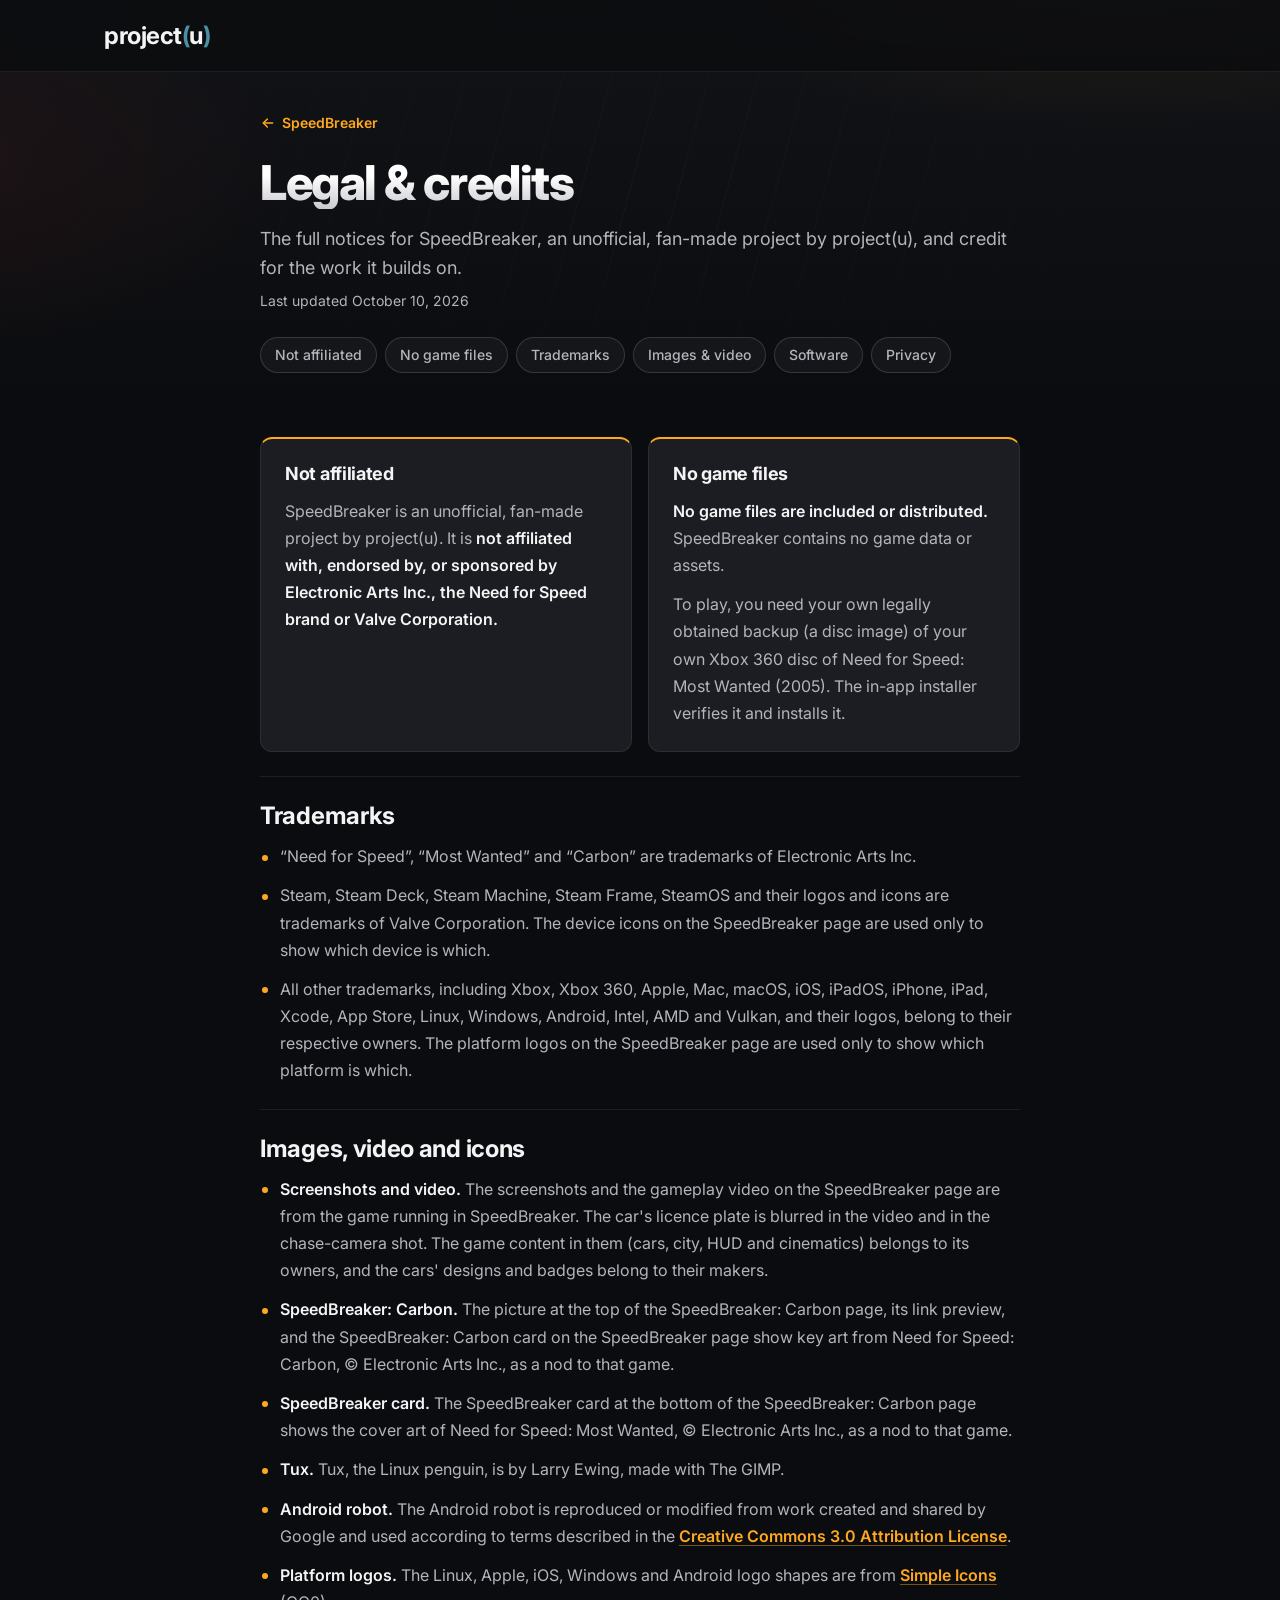
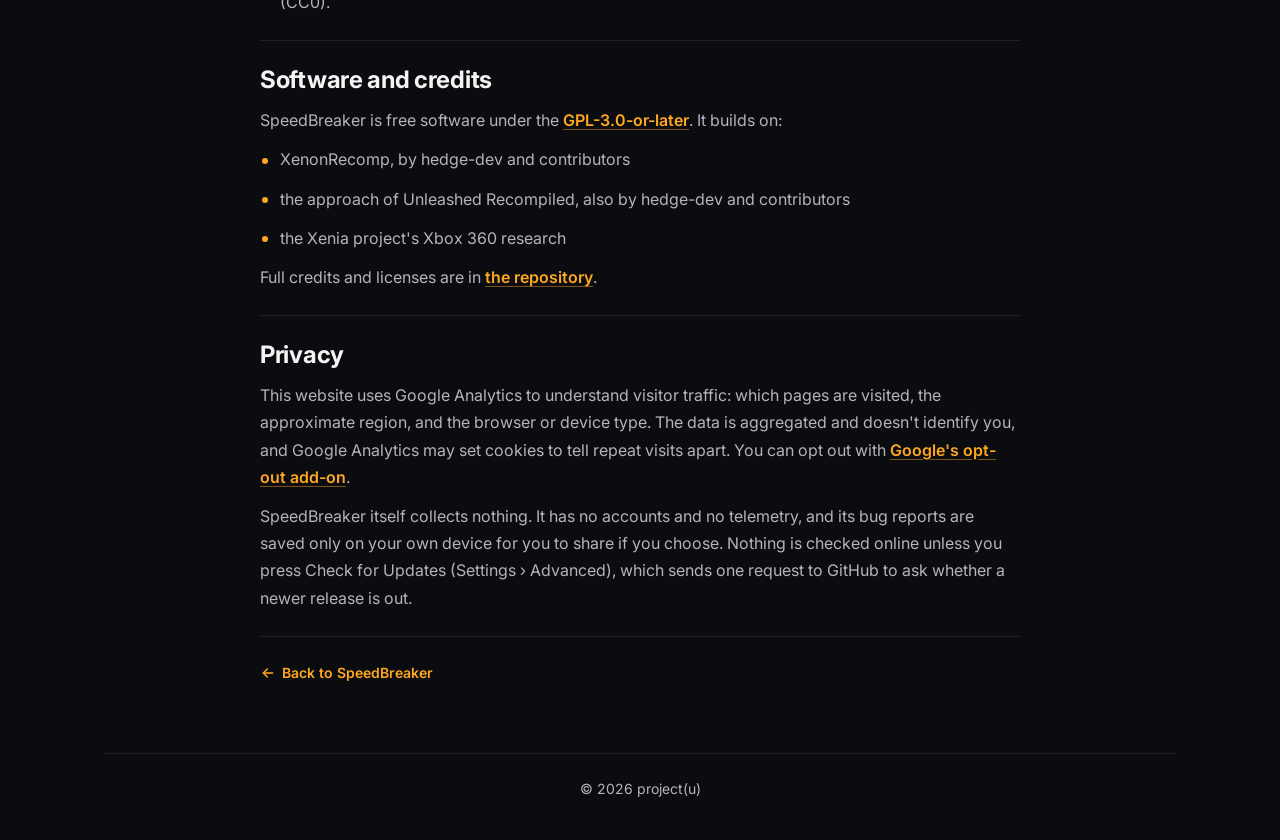
<file: speedbreaker/legal/index.html>
<!DOCTYPE html>
<html lang="en">
<head>
  <meta charset="UTF-8">
  <meta name="viewport" content="width=device-width, initial-scale=1.0">
  <!-- Google tag (gtag.js) -->
  <script async src="https://www.googletagmanager.com/gtag/js?id=G-HMG6N3FB27"></script>
  <script>
    window.dataLayer = window.dataLayer || [];
    function gtag(){dataLayer.push(arguments);}
    gtag('js', new Date());
    gtag('config', 'G-HMG6N3FB27');
  </script>
  <link rel="icon" type="image/svg+xml" href="/favicon.svg">
  <link rel="icon" type="image/png" sizes="64x64" href="/favicon-64.png">
  <link rel="apple-touch-icon" href="/apple-touch-icon.png">
  <meta name="theme-color" content="#121317">
  <meta name="color-scheme" content="dark">
  <title>Legal &amp; credits — SpeedBreaker</title>
  <meta name="description" content="Legal notices and credits for SpeedBreaker, an unofficial fan project by project(u). Not affiliated with EA or Valve. No game files included. Trademarks, image and video credits, and the open-source projects it builds on.">

  <!-- Social preview: the same gameplay frame as the SpeedBreaker page (licence plate blurred). No logos or box art. -->
  <meta property="og:type" content="website">
  <link rel="canonical" href="https://projectugarte.com/speedbreaker/legal/">
  <meta property="og:url" content="https://projectugarte.com/speedbreaker/legal/">
  <meta property="og:title" content="Legal &amp; credits — SpeedBreaker">
  <meta property="og:description" content="Legal notices and credits for SpeedBreaker, an unofficial fan project by project(u). Not affiliated with EA or Valve. No game files included.">
  <meta property="og:image" content="https://projectugarte.com/assets/images/speedbreaker/sb-hero-chase-cam-social.jpg">
  <meta property="og:image:width" content="1200">
  <meta property="og:image:height" content="630">
  <meta property="og:image:alt" content="The chase camera behind a racing car at sunset, from SpeedBreaker">
  <meta name="twitter:card" content="summary">
  <link rel="preconnect" href="https://fonts.googleapis.com">
  <link rel="preconnect" href="https://fonts.gstatic.com" crossorigin>
  <link href="https://fonts.googleapis.com/css2?family=Inter:wght@300;400;500;600;700;800&display=swap" rel="stylesheet">
  <link rel="stylesheet" href="../../css/style.css">
  <link rel="stylesheet" href="../../css/speedbreaker.css">
</head>
<body class="sb-page">

  <a class="sb-skip" href="#main">Skip to content</a>

  <!-- Navigation -->
  <nav class="nav" id="nav">
    <div class="nav__inner">
      <a href="/" class="nav__logo">project<span class="nav__logo-paren">(</span>u<span class="nav__logo-paren">)</span></a>
    </div>
  </nav>

  <!-- The SpeedBreaker page's full Legal section lives here (moved 2026-10-05).
       Every statement it carried is kept, word for word or stronger; the page
       keeps a short notice that links here. Wording follows facts.md section 0.
       "The SpeedBreaker page" below means ../ (projectugarte.com/speedbreaker/),
       where the screenshots, video, icons and logos are shown. -->
  <main id="main" class="sb-lp">

    <header class="sb-lp__head sb-speedlines">
      <div class="container sb-lp__wrap">
        <a href="../" class="sb-lp__back">
          <svg viewBox="0 0 24 24" fill="none" stroke="currentColor" stroke-width="2.2" stroke-linecap="round" stroke-linejoin="round" aria-hidden="true"><path d="M19 12H5"/><path d="m11 18-6-6 6-6"/></svg>
          SpeedBreaker
        </a>
        <h1 class="sb-lp__title">Legal &amp; credits</h1>
        <p class="sb-lp__lead">The full notices for SpeedBreaker, an unofficial, fan-made project by project(u), and credit for the work it builds on.</p>
        <p class="sb-lp__updated">Last updated October 10, 2026</p>

        <nav class="sb-lp__toc" aria-label="On this page">
          <ul role="list">
            <li><a href="#not-affiliated">Not affiliated</a></li>
            <li><a href="#no-game-files">No game files</a></li>
            <li><a href="#trademarks">Trademarks</a></li>
            <li><a href="#images">Images &amp; video</a></li>
            <li><a href="#software">Software</a></li>
            <li><a href="#privacy">Privacy</a></li>
          </ul>
        </nav>
      </div>
    </header>

    <div class="container sb-lp__wrap sb-lp__body">

      <!-- The two notices every visitor needs, side by side on wide screens -->
      <div class="sb-lp__key">
        <section class="sb-lp__card" id="not-affiliated" aria-labelledby="not-affiliated-title">
          <h2 class="sb-lp__h2" id="not-affiliated-title">Not affiliated</h2>
          <p>SpeedBreaker is an unofficial, fan-made project by project(u). It is <strong>not affiliated with, endorsed by, or sponsored by Electronic Arts Inc., the Need for Speed brand or Valve Corporation.</strong></p>
        </section>

        <section class="sb-lp__card" id="no-game-files" aria-labelledby="no-game-files-title">
          <h2 class="sb-lp__h2" id="no-game-files-title">No game files</h2>
          <p><strong>No game files are included or distributed.</strong> SpeedBreaker contains no game data or assets.</p>
          <p>To play, you need your own legally obtained backup (a disc image) of your own Xbox 360 disc of Need for Speed: Most Wanted (2005). The in-app installer verifies it and installs it.</p>
        </section>
      </div>

      <section class="sb-lp__sec" id="trademarks" aria-labelledby="trademarks-title">
        <h2 class="sb-lp__h2" id="trademarks-title">Trademarks</h2>
        <ul class="sb-lp__list" role="list">
          <li>“Need for Speed”, “Most Wanted” and “Carbon” are trademarks of Electronic Arts Inc.</li>
          <li>Steam, Steam Deck, Steam Machine, Steam Frame, SteamOS and their logos and icons are trademarks of Valve Corporation. The device icons on the SpeedBreaker page are used only to show which device is which.</li>
          <li>All other trademarks, including Xbox, Xbox 360, Apple, Mac, macOS, iOS, iPadOS, iPhone, iPad, Xcode, App Store, Linux, Windows, Android, Intel, AMD and Vulkan, and their logos, belong to their respective owners. The platform logos on the SpeedBreaker page are used only to show which platform is which.</li>
        </ul>
      </section>

      <section class="sb-lp__sec" id="images" aria-labelledby="images-title">
        <h2 class="sb-lp__h2" id="images-title">Images, video and icons</h2>
        <ul class="sb-lp__list" role="list">
          <li><strong>Screenshots and video.</strong> The screenshots and the gameplay video on the SpeedBreaker page are from the game running in SpeedBreaker. The car's licence plate is blurred in the video and in the chase-camera shot. The game content in them (cars, city, HUD and cinematics) belongs to its owners, and the cars' designs and badges belong to their makers.</li>
          <li><strong>SpeedBreaker: Carbon.</strong> The picture at the top of the SpeedBreaker: Carbon page, its link preview, and the SpeedBreaker: Carbon card on the SpeedBreaker page show key art from Need for Speed: Carbon, ©&nbsp;Electronic Arts Inc., as a nod to that game.</li>
          <li><strong>SpeedBreaker card.</strong> The SpeedBreaker card at the bottom of the SpeedBreaker: Carbon page shows the cover art of Need for Speed: Most Wanted, ©&nbsp;Electronic Arts Inc., as a nod to that game.</li>
          <li><strong>Tux.</strong> Tux, the Linux penguin, is by Larry Ewing, made with The GIMP.</li>
          <li><strong>Android robot.</strong> The Android robot is reproduced or modified from work created and shared by Google and used according to terms described in the <a href="https://creativecommons.org/licenses/by/3.0/" class="sb-text-link" target="_blank" rel="noopener noreferrer">Creative Commons 3.0 Attribution License</a>.</li>
          <li><strong>Platform logos.</strong> The Linux, Apple, iOS, Windows and Android logo shapes are from <a href="https://simpleicons.org/" class="sb-text-link" target="_blank" rel="noopener noreferrer">Simple Icons</a> (CC0).</li>
        </ul>
      </section>

      <section class="sb-lp__sec" id="software" aria-labelledby="software-title">
        <h2 class="sb-lp__h2" id="software-title">Software and credits</h2>
        <p>SpeedBreaker is free software under the <a href="https://www.gnu.org/licenses/gpl-3.0.html" class="sb-text-link" target="_blank" rel="noopener noreferrer">GPL-3.0-or-later</a>. It builds on:</p>
        <ul class="sb-lp__list" role="list">
          <li>XenonRecomp, by hedge-dev and contributors</li>
          <li>the approach of Unleashed Recompiled, also by hedge-dev and contributors</li>
          <li>the Xenia project's Xbox 360 research</li>
        </ul>
        <p>Full credits and licenses are in <a href="https://github.com/SpeedBreakerProject/speedbreaker" class="sb-text-link" target="_blank" rel="noopener noreferrer">the repository</a>.</p>
      </section>

      <section class="sb-lp__sec" id="privacy" aria-labelledby="privacy-title">
        <h2 class="sb-lp__h2" id="privacy-title">Privacy</h2>
        <p>This website uses Google Analytics to understand visitor traffic: which pages are visited, the approximate region, and the browser or device type. The data is aggregated and doesn't identify you, and Google Analytics may set cookies to tell repeat visits apart. You can opt out with <a href="https://tools.google.com/dlpage/gaoptout" class="sb-text-link" target="_blank" rel="noopener noreferrer">Google's opt-out add-on</a>.</p>
        <p>SpeedBreaker itself collects nothing. It has no accounts and no telemetry, and its bug reports are saved only on your own device for you to share if you choose. Nothing is checked online unless you press Check for Updates (Settings › Advanced), which sends one request to GitHub to ask whether a newer release is out.</p>
      </section>

      <p class="sb-lp__end">
        <a href="../" class="sb-lp__back">
          <svg viewBox="0 0 24 24" fill="none" stroke="currentColor" stroke-width="2.2" stroke-linecap="round" stroke-linejoin="round" aria-hidden="true"><path d="M19 12H5"/><path d="m11 18-6-6 6-6"/></svg>
          Back to SpeedBreaker
        </a>
      </p>

    </div>
  </main>

  <!-- Footer -->
  <footer class="footer sb-footer">
    <div class="container">
      <div class="footer__bottom">
        <p>&copy; 2026 project(u)</p>
      </div>
    </div>
  </footer>

</body>
</html>
</file>
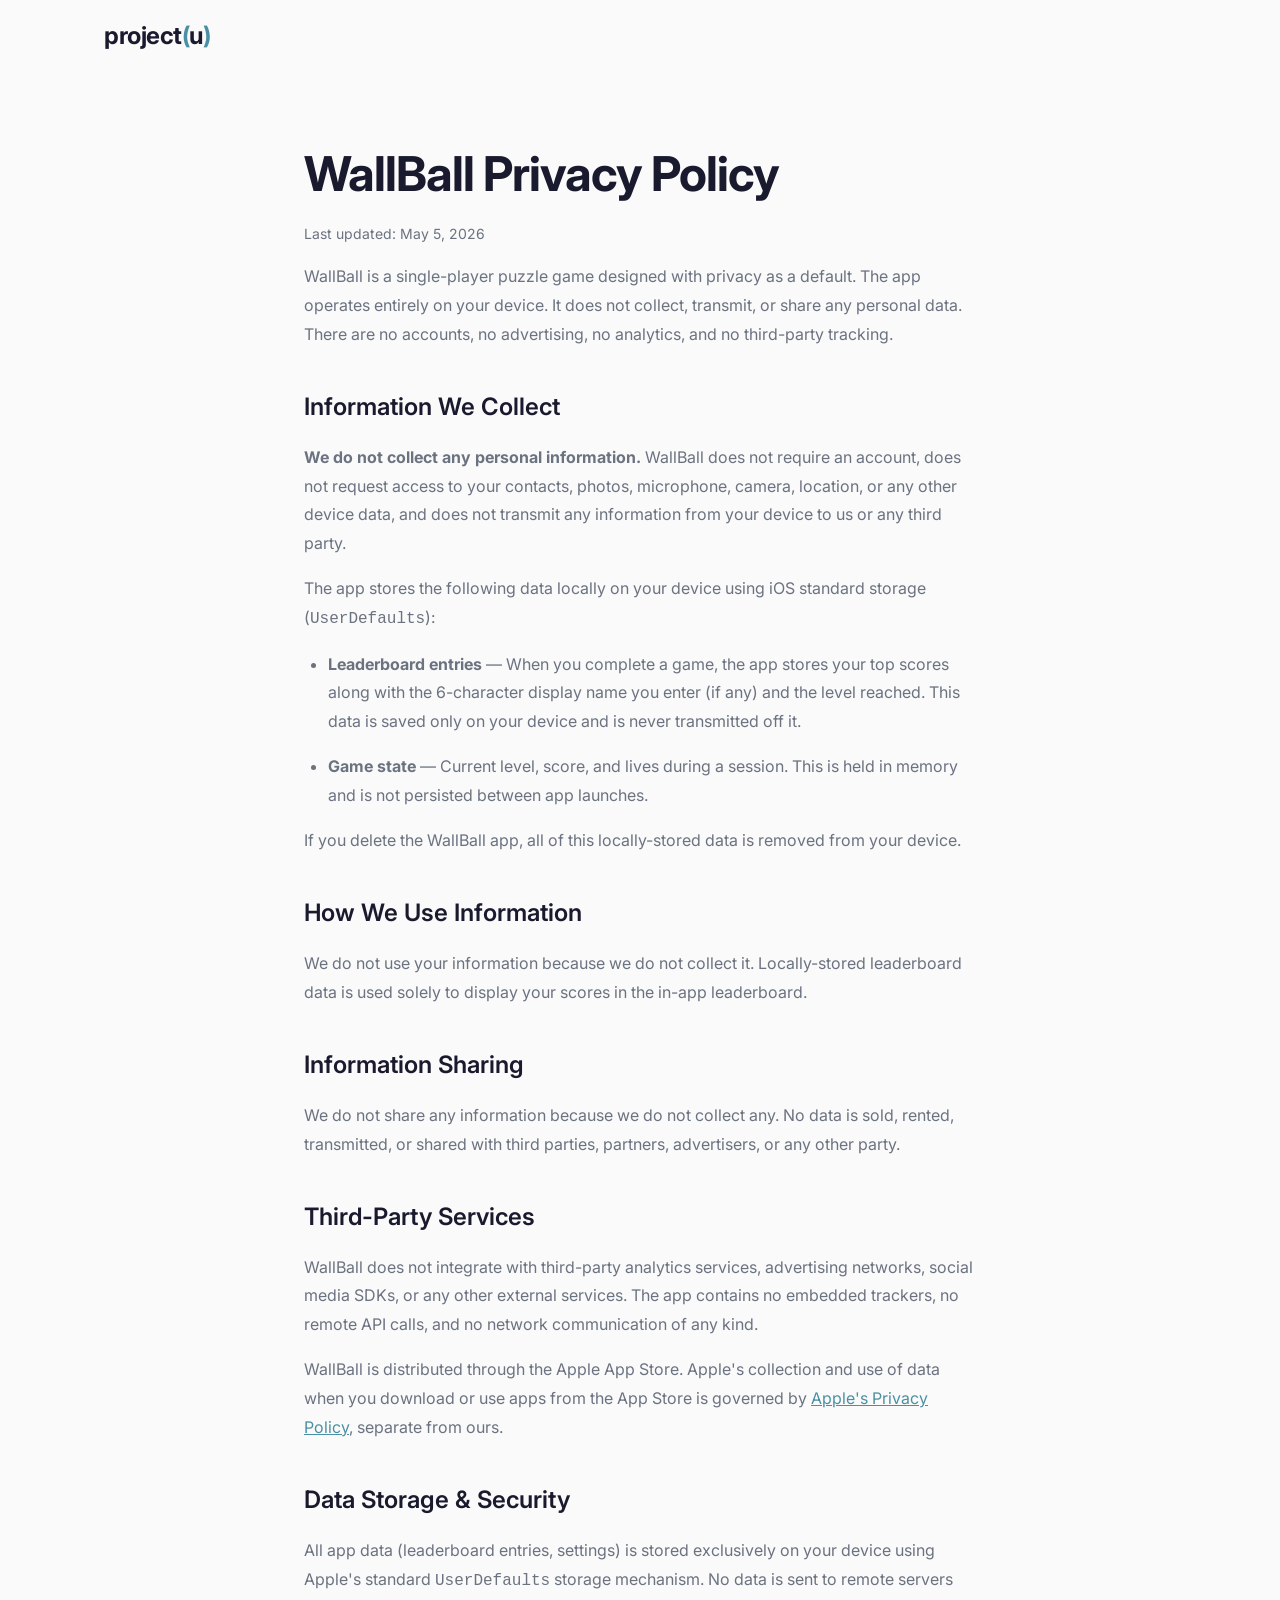
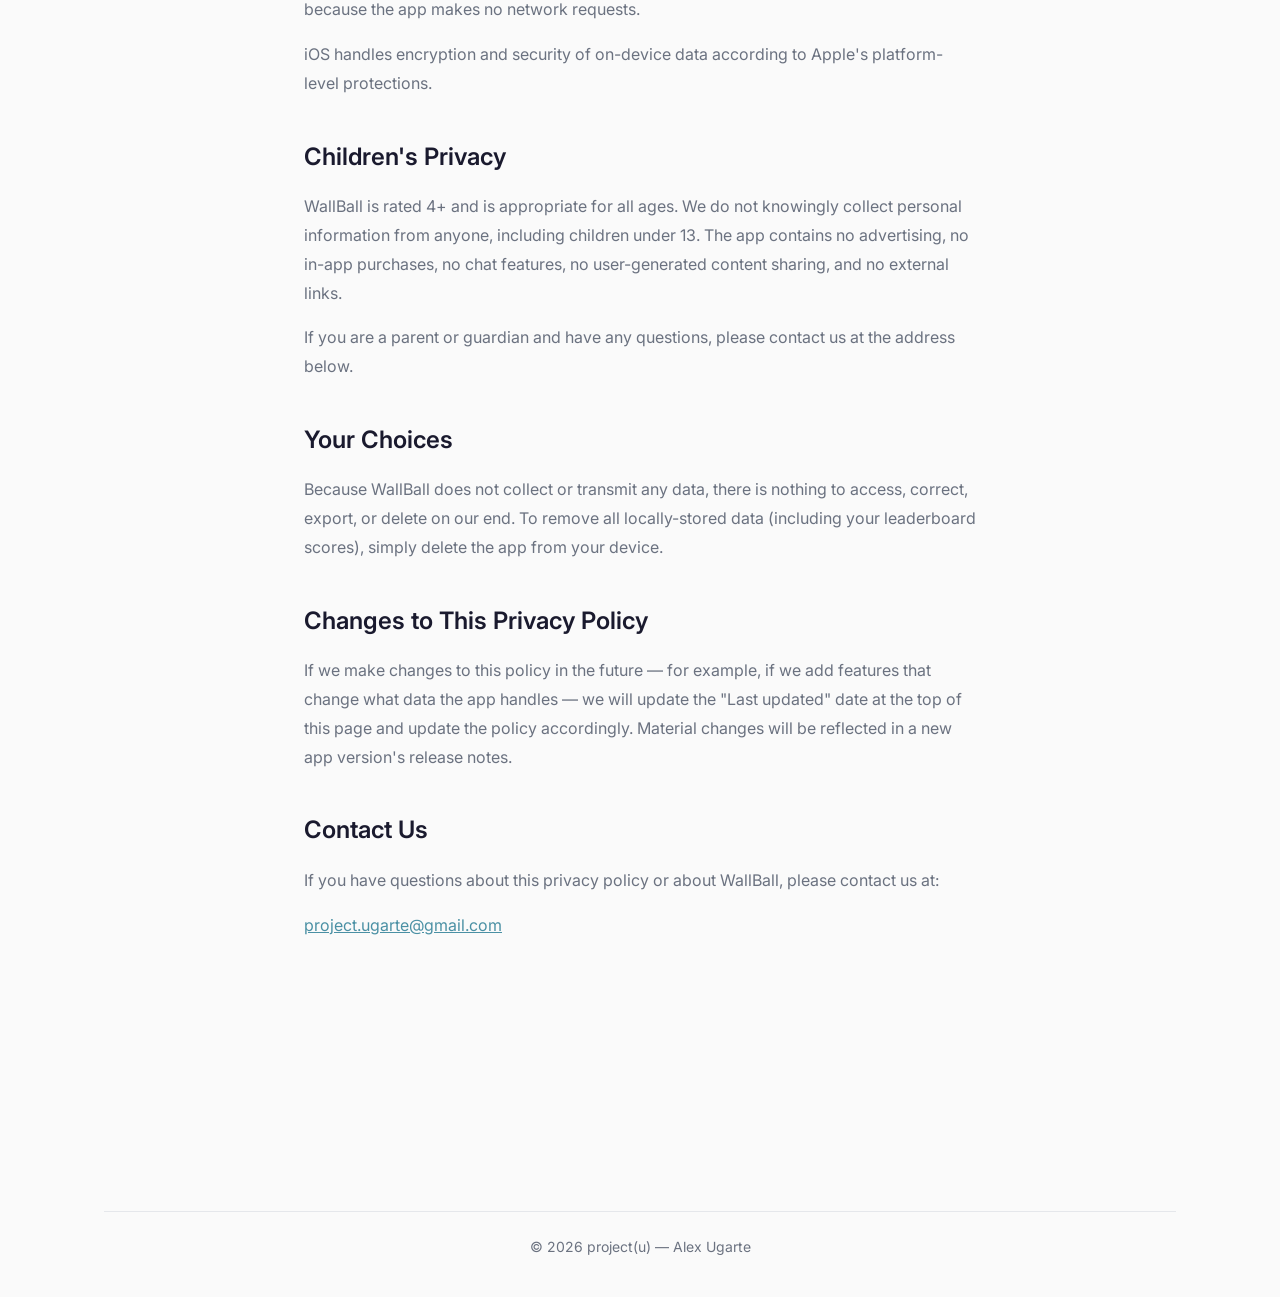
<file: wallball/privacy/index.html>
<!DOCTYPE html>
<html lang="en">
<head>
  <meta charset="UTF-8">
  <meta name="viewport" content="width=device-width, initial-scale=1.0">
  <!-- Google tag (gtag.js) -->
  <script async src="https://www.googletagmanager.com/gtag/js?id=G-HMG6N3FB27"></script>
  <script>
    window.dataLayer = window.dataLayer || [];
    function gtag(){dataLayer.push(arguments);}
    gtag('js', new Date());
    gtag('config', 'G-HMG6N3FB27');
  </script>
  <link rel="icon" type="image/svg+xml" href="/favicon.svg">
  <link rel="icon" type="image/png" sizes="64x64" href="/favicon-64.png">
  <link rel="apple-touch-icon" href="/apple-touch-icon.png">
  <meta name="theme-color" content="#fafafa">
  <title>WallBall Privacy Policy — project(u)</title>
  <meta name="description" content="Privacy Policy for WallBall by project(u).">

  <!-- Social preview (Open Graph + Twitter) -->
  <meta property="og:type" content="website">
  <link rel="canonical" href="https://projectugarte.com/wallball/privacy/">
  <meta property="og:url" content="https://projectugarte.com/wallball/privacy/">
  <meta property="og:title" content="WallBall Privacy Policy — project(u)">
  <meta property="og:description" content="Privacy Policy for WallBall by project(u).">
  <meta property="og:image" content="https://projectugarte.com/assets/images/og-card.png">
  <meta name="twitter:card" content="summary">
  <link rel="preconnect" href="https://fonts.googleapis.com">
  <link rel="preconnect" href="https://fonts.gstatic.com" crossorigin>
  <link href="https://fonts.googleapis.com/css2?family=Inter:wght@300;400;500;600;700&display=swap" rel="stylesheet">
  <link rel="stylesheet" href="../../css/style.css">
  <style>
    .policy {
      max-width: 720px;
      margin: 0 auto;
      padding: calc(var(--nav-height) + var(--spacing-xl)) var(--spacing-md) var(--spacing-2xl);
    }
    .policy__title {
      font-size: var(--font-size-3xl);
      font-weight: 700;
      letter-spacing: -1px;
      margin-bottom: var(--spacing-xs);
    }
    .policy__updated {
      font-size: var(--font-size-sm);
      color: var(--color-text-muted);
      margin-bottom: var(--spacing-xl);
    }
    .policy h2 {
      font-size: var(--font-size-xl);
      font-weight: 600;
      margin-top: var(--spacing-lg);
      margin-bottom: var(--spacing-sm);
    }
    .policy p,
    .policy li {
      color: var(--color-text-muted);
      line-height: 1.8;
      margin-bottom: var(--spacing-sm);
    }
    .policy ul {
      list-style: disc;
      padding-left: var(--spacing-md);
      margin-bottom: var(--spacing-sm);
    }
    .policy a {
      color: var(--color-accent);
      text-decoration: underline;
    }
    .policy a:hover {
      color: var(--color-text);
    }
  </style>
</head>
<body>

  <!-- Navigation -->
  <nav class="nav" id="nav">
    <div class="nav__inner">
      <a href="/" class="nav__logo">project<span class="nav__logo-paren">(</span>u<span class="nav__logo-paren">)</span></a>
    </div>
  </nav>

  <main class="policy">
    <h1 class="policy__title">WallBall Privacy Policy</h1>
    <p class="policy__updated">Last updated: May 5, 2026</p>

    <p>WallBall is a single-player puzzle game designed with privacy as a default. The app operates entirely on your device. It does not collect, transmit, or share any personal data. There are no accounts, no advertising, no analytics, and no third-party tracking.</p>

    <h2>Information We Collect</h2>
    <p><strong>We do not collect any personal information.</strong> WallBall does not require an account, does not request access to your contacts, photos, microphone, camera, location, or any other device data, and does not transmit any information from your device to us or any third party.</p>
    <p>The app stores the following data locally on your device using iOS standard storage (<code>UserDefaults</code>):</p>
    <ul>
      <li><strong>Leaderboard entries</strong> — When you complete a game, the app stores your top scores along with the 6-character display name you enter (if any) and the level reached. This data is saved only on your device and is never transmitted off it.</li>
      <li><strong>Game state</strong> — Current level, score, and lives during a session. This is held in memory and is not persisted between app launches.</li>
    </ul>
    <p>If you delete the WallBall app, all of this locally-stored data is removed from your device.</p>

    <h2>How We Use Information</h2>
    <p>We do not use your information because we do not collect it. Locally-stored leaderboard data is used solely to display your scores in the in-app leaderboard.</p>

    <h2>Information Sharing</h2>
    <p>We do not share any information because we do not collect any. No data is sold, rented, transmitted, or shared with third parties, partners, advertisers, or any other party.</p>

    <h2>Third-Party Services</h2>
    <p>WallBall does not integrate with third-party analytics services, advertising networks, social media SDKs, or any other external services. The app contains no embedded trackers, no remote API calls, and no network communication of any kind.</p>
    <p>WallBall is distributed through the Apple App Store. Apple's collection and use of data when you download or use apps from the App Store is governed by <a href="https://www.apple.com/legal/privacy/" target="_blank" rel="noopener noreferrer">Apple's Privacy Policy</a>, separate from ours.</p>

    <h2>Data Storage &amp; Security</h2>
    <p>All app data (leaderboard entries, settings) is stored exclusively on your device using Apple's standard <code>UserDefaults</code> storage mechanism. No data is sent to remote servers because the app makes no network requests.</p>
    <p>iOS handles encryption and security of on-device data according to Apple's platform-level protections.</p>

    <h2>Children's Privacy</h2>
    <p>WallBall is rated 4+ and is appropriate for all ages. We do not knowingly collect personal information from anyone, including children under 13. The app contains no advertising, no in-app purchases, no chat features, no user-generated content sharing, and no external links.</p>
    <p>If you are a parent or guardian and have any questions, please contact us at the address below.</p>

    <h2>Your Choices</h2>
    <p>Because WallBall does not collect or transmit any data, there is nothing to access, correct, export, or delete on our end. To remove all locally-stored data (including your leaderboard scores), simply delete the app from your device.</p>

    <h2>Changes to This Privacy Policy</h2>
    <p>If we make changes to this policy in the future — for example, if we add features that change what data the app handles — we will update the "Last updated" date at the top of this page and update the policy accordingly. Material changes will be reflected in a new app version's release notes.</p>

    <h2>Contact Us</h2>
    <p>If you have questions about this privacy policy or about WallBall, please contact us at:</p>
    <p><a href="mailto:project.ugarte@gmail.com">project.ugarte@gmail.com</a></p>
  </main>

  <!-- Footer -->
  <footer class="footer">
    <div class="container">
      <div class="footer__bottom">
        <p>&copy; 2026 project(u) — Alex Ugarte</p>
      </div>
    </div>
  </footer>

</body>
</html>
</file>
<file: css/style.css>
/* ===== Custom Properties ===== */
:root {
  --color-bg: #fafafa;
  --color-surface: #ffffff;
  --color-text: #1a1a2e;
  --color-text-muted: #6b7280;
  --color-accent: #4a90a4;
  --color-accent-light: #e8f4f8;
  --color-border: #e5e7eb;
  --color-badge-live: #059669;
  --color-badge-live-bg: #ecfdf5;
  --color-badge-progress: #d97706;
  --color-badge-progress-bg: #fffbeb;

  --font-family: 'Inter', -apple-system, BlinkMacSystemFont, 'Segoe UI', sans-serif;
  --font-size-sm: 0.875rem;
  --font-size-base: 1rem;
  --font-size-lg: 1.125rem;
  --font-size-xl: 1.5rem;
  --font-size-2xl: 2rem;
  --font-size-3xl: 3rem;
  --font-size-4xl: 4.5rem;

  --spacing-xs: 0.5rem;
  --spacing-sm: 1rem;
  --spacing-md: 1.5rem;
  --spacing-lg: 2.5rem;
  --spacing-xl: 4rem;
  --spacing-2xl: 6rem;

  --radius-sm: 8px;
  --radius-md: 12px;
  --radius-lg: 16px;

  --shadow-sm: 0 1px 3px rgba(0, 0, 0, 0.06);
  --shadow-md: 0 4px 12px rgba(0, 0, 0, 0.08);
  --shadow-lg: 0 8px 30px rgba(0, 0, 0, 0.1);

  --nav-height: 72px;
  --transition: 0.3s cubic-bezier(0.4, 0, 0.2, 1);
}

/* ===== Reset ===== */
*, *::before, *::after {
  margin: 0;
  padding: 0;
  box-sizing: border-box;
}

html {
  scroll-behavior: smooth;
  scroll-padding-top: var(--nav-height);
}

body {
  font-family: var(--font-family);
  font-size: var(--font-size-base);
  color: var(--color-text);
  background-color: var(--color-bg);
  line-height: 1.6;
  -webkit-font-smoothing: antialiased;
}

img {
  max-width: 100%;
  display: block;
}

a {
  text-decoration: none;
  color: inherit;
}

ul {
  list-style: none;
}

/* ===== Container ===== */
.container {
  width: 100%;
  max-width: 1120px;
  margin: 0 auto;
  padding: 0 var(--spacing-md);
}

/* ===== Navigation ===== */
.nav {
  position: fixed;
  top: 0;
  left: 0;
  right: 0;
  height: var(--nav-height);
  background: rgba(250, 250, 250, 0.85);
  backdrop-filter: blur(12px);
  -webkit-backdrop-filter: blur(12px);
  z-index: 1000;
  transition: box-shadow var(--transition);
}

.nav--scrolled {
  box-shadow: var(--shadow-sm);
}

.nav__inner {
  max-width: 1120px;
  margin: 0 auto;
  padding: 0 var(--spacing-md);
  height: 100%;
  display: flex;
  align-items: center;
  justify-content: space-between;
}

.nav__logo {
  font-size: var(--font-size-xl);
  font-weight: 700;
  letter-spacing: -0.5px;
  color: var(--color-text);
}

.nav__logo-paren {
  color: var(--color-accent);
}

.nav__links {
  display: flex;
  gap: var(--spacing-lg);
}

.nav__link {
  font-size: var(--font-size-sm);
  font-weight: 500;
  color: var(--color-text-muted);
  transition: color var(--transition);
  position: relative;
}

.nav__link::after {
  content: '';
  position: absolute;
  bottom: -4px;
  left: 0;
  width: 0;
  height: 2px;
  background: var(--color-accent);
  transition: width var(--transition);
}

.nav__link:hover,
.nav__link--active {
  color: var(--color-text);
}

.nav__link:hover::after,
.nav__link--active::after {
  width: 100%;
}

/* Mobile toggle */
.nav__toggle {
  display: none;
  flex-direction: column;
  gap: 5px;
  background: none;
  border: none;
  cursor: pointer;
  padding: 4px;
}

.nav__toggle span {
  display: block;
  width: 24px;
  height: 2px;
  background: var(--color-text);
  border-radius: 2px;
  transition: var(--transition);
}

/* ===== Hero ===== */
.hero {
  position: relative;
  min-height: 100vh;
  display: flex;
  align-items: center;
  justify-content: center;
  text-align: center;
  padding: calc(var(--nav-height) + var(--spacing-xl)) 0 var(--spacing-xl);
  overflow: hidden;
}

/* Reveal background — artwork grid behind hero */
.hero__reveal-bg {
  position: absolute;
  inset: 0;
  z-index: 0;
  display: flex;
  align-items: center;
  justify-content: center;
  padding: var(--spacing-sm);
}

.hero__reveal-grid {
  width: 100%;
  height: 100%;
  display: flex;
  flex-direction: column;
  gap: 6px;
}

.hero__reveal-row {
  display: flex;
  gap: 6px;
  flex: 1;
  min-height: 0;
}

.hero__reveal-row img {
  height: 100%;
  object-fit: cover;
  border-radius: var(--radius-sm);
  min-width: 0;
}

/* Canvas overlay — white surface that gets "erased" */
.hero__reveal-canvas {
  position: absolute;
  inset: 0;
  z-index: 1;
  width: 100%;
  height: 100%;
  cursor: crosshair;
}

.hero .container {
  position: relative;
  z-index: 2;
  display: flex;
  justify-content: center;
  pointer-events: none;
}

.hero .container * {
  pointer-events: auto;
}

.hero__content {
  max-width: 640px;
  margin: 0 auto;
}

/* Announcement pill above the hero label (links to the SpeedBreaker page) */
.hero__announce {
  display: inline-flex;
  align-items: center;
  gap: 10px;
  max-width: 100%;
  padding: 5px 14px 5px 5px;
  margin-bottom: var(--spacing-md);
  background: var(--color-surface);
  border: 1px solid var(--color-border);
  border-radius: 100px;
  box-shadow: var(--shadow-sm);
  font-size: var(--font-size-sm);
  font-weight: 500;
  color: var(--color-text);
  transition: border-color var(--transition), box-shadow var(--transition);
}

.hero__announce:hover {
  border-color: var(--color-text);
  box-shadow: var(--shadow-md);
}

.hero__announce-tag {
  flex-shrink: 0;
  background: #121317;
  color: #ffa81f;
  border-radius: 100px;
  padding: 2px 10px;
  font-size: 0.75rem;
  font-weight: 600;
  text-transform: uppercase;
  letter-spacing: 0.5px;
}

.hero__label {
  font-size: var(--font-size-sm);
  font-weight: 500;
  color: var(--color-accent);
  text-transform: uppercase;
  letter-spacing: 2px;
  margin-bottom: var(--spacing-sm);
}

.hero__title {
  font-size: var(--font-size-4xl);
  font-weight: 700;
  letter-spacing: -2px;
  line-height: 1.1;
  margin-bottom: var(--spacing-md);
}

.accent {
  color: var(--color-accent);
}

.hero__subtitle {
  font-size: var(--font-size-lg);
  color: var(--color-text-muted);
  font-weight: 300;
  margin-bottom: var(--spacing-lg);
  line-height: 1.7;
}

.hero__cta {
  display: flex;
  gap: var(--spacing-sm);
  justify-content: center;
  flex-wrap: wrap;
}

/* ===== Buttons ===== */
.btn {
  display: inline-flex;
  align-items: center;
  padding: 12px 28px;
  font-size: var(--font-size-sm);
  font-weight: 500;
  font-family: var(--font-family);
  border-radius: var(--radius-sm);
  cursor: pointer;
  transition: all var(--transition);
  border: 1.5px solid transparent;
}

.btn--primary {
  background: var(--color-text);
  color: var(--color-surface);
  border-color: var(--color-text);
}

.btn--primary:hover {
  background: transparent;
  color: var(--color-text);
}

.btn--outline {
  background: transparent;
  color: var(--color-text);
  border-color: var(--color-border);
}

.btn--outline:hover {
  border-color: var(--color-text);
}

/* ===== Sections ===== */
.section {
  padding: var(--spacing-2xl) 0;
}

.section__header {
  text-align: center;
  margin-bottom: var(--spacing-xl);
}

.section__label {
  font-size: var(--font-size-sm);
  font-weight: 500;
  color: var(--color-accent);
  text-transform: uppercase;
  letter-spacing: 2px;
  margin-bottom: var(--spacing-xs);
}

.section__title {
  font-size: var(--font-size-2xl);
  font-weight: 700;
  letter-spacing: -0.5px;
}

/* ===== App Cards ===== */
.apps__grid {
  display: grid;
  grid-template-columns: repeat(auto-fill, minmax(320px, 1fr));
  gap: var(--spacing-md);
  align-items: stretch;
}

.app-card-link {
  display: block;
}

.app-card {
  background: var(--color-surface);
  border-radius: var(--radius-md);
  overflow: hidden;
  border: 1px solid var(--color-border);
  transition: all var(--transition);
  height: 100%;
}

.app-card:hover {
  box-shadow: var(--shadow-lg);
  transform: translateY(-4px);
  border-color: transparent;
}

.app-card__image {
  aspect-ratio: 16 / 10;
  background: linear-gradient(135deg, var(--color-accent-light), #f3f4f6);
  display: flex;
  align-items: center;
  justify-content: center;
}

.app-card__image--logo {
  background: #1a253b;
}

.app-card__image--og {
  background: #ffffff;
}

.app-card__image--wallball {
  background: #009bff;
}

/* SpeedBreaker: featured card, spans the whole row (image beside the text
   on wider screens; a normal card on phones) */
.app-card-link--featured {
  grid-column: 1 / -1;
}

.app-card__image--speedbreaker {
  position: relative;
  overflow: hidden;
  background: #121317;
}

/* SpeedBreaker card shows a gameplay frame, cropped to the card */
.app-card__image--speedbreaker img {
  width: 100%;
  height: 100%;
  object-fit: cover;
  object-position: 50% 60%;
  transition: transform var(--transition);
}

.app-card:hover .app-card__image--speedbreaker img {
  transform: scale(1.04);
}

@media (min-width: 769px) {
  .app-card--featured {
    display: grid;
    grid-template-columns: minmax(0, 1fr) minmax(0, 1fr);
  }

  .app-card--featured .app-card__image {
    aspect-ratio: auto;
    min-height: 280px;
  }

  .app-card--featured .app-card__body {
    display: flex;
    flex-direction: column;
    justify-content: center;
    padding: var(--spacing-lg);
  }
}

.app-card__image--logo.app-card__image--wallball img {
  width: auto;
  height: 75%;
  object-fit: contain;
  border-radius: 22%;
}

.app-card__image--logo img {
  width: auto;
  height: 75%;
  object-fit: contain;
  border-radius: 22%;
  transition: transform var(--transition), box-shadow var(--transition);
}

.app-card:hover .app-card__image--logo img {
  transform: scale(1.05);
  box-shadow: 0 4px 12px rgba(0, 0, 0, 0.3);
}

.app-card__placeholder {
  color: var(--color-accent);
  opacity: 0.6;
}

.app-card__body {
  padding: var(--spacing-md);
}

.app-card__meta {
  margin-bottom: var(--spacing-xs);
}

.badge {
  display: inline-block;
  font-size: 0.75rem;
  font-weight: 600;
  padding: 3px 10px;
  border-radius: 100px;
  text-transform: uppercase;
  letter-spacing: 0.5px;
}

.badge--live {
  color: var(--color-badge-live);
  background: var(--color-badge-live-bg);
}

.badge--progress {
  color: var(--color-badge-progress);
  background: var(--color-badge-progress-bg);
}

.badge--soon {
  color: var(--color-accent);
  background: var(--color-accent-light);
}

.badge--new {
  color: #a35a00;
  background: #fff4e0;
}

.app-card__title {
  font-size: var(--font-size-lg);
  font-weight: 600;
  margin-bottom: var(--spacing-xs);
}

.app-card__desc {
  font-size: var(--font-size-sm);
  color: var(--color-text-muted);
  line-height: 1.6;
  margin-bottom: var(--spacing-sm);
}

.app-card__link {
  font-size: var(--font-size-sm);
  font-weight: 500;
  color: var(--color-accent);
  transition: color var(--transition);
}

.app-card__link:hover {
  color: var(--color-text);
}

.app-card-link {
  text-decoration: none;
  color: inherit;
  display: block;
}

/* ===== Artwork Grid ===== */
.artwork {
  background: var(--color-surface);
  padding: var(--spacing-md) 0 var(--spacing-lg);
}

.artwork .section__header {
  margin-bottom: var(--spacing-md);
}

.artwork .container {
  max-width: none;
  padding: 0 var(--spacing-sm);
}

.masonry {
  display: flex;
  flex-direction: column;
  gap: 6px;
}

.masonry__row {
  display: flex;
  gap: 6px;
}

.masonry__item {
  border-radius: var(--radius-md);
  overflow: hidden;
  cursor: pointer;
  transition: all var(--transition);
  min-width: 0;
}

.masonry__item:hover {
  transform: scale(1.02);
  box-shadow: var(--shadow-md);
  z-index: 1;
}

.masonry__item img {
  width: 100%;
  height: auto;
  display: block;
  border-radius: var(--radius-md);
}

/* Row 1: mukluck, miles, evox, kidgoku, mastersword — flex by aspect ratio */
.masonry__row:nth-child(1) .masonry__item:nth-child(1) { flex: 1.0 0 0; }
.masonry__row:nth-child(1) .masonry__item:nth-child(2) { flex: 1.3333 0 0; }
.masonry__row:nth-child(1) .masonry__item:nth-child(3) { flex: 1.0 0 0; }
.masonry__row:nth-child(1) .masonry__item:nth-child(4) { flex: 0.6636 0 0; }
.masonry__row:nth-child(1) .masonry__item:nth-child(5) { flex: 0.6667 0 0; }

/* Row 2: overworked, smallshirt, tobey, link */
.masonry__row:nth-child(2) .masonry__item:nth-child(1) { flex: 0.8 0 0; }
.masonry__row:nth-child(2) .masonry__item:nth-child(2) { flex: 0.7998 0 0; }
.masonry__row:nth-child(2) .masonry__item:nth-child(3) { flex: 1.6387 0 0; }
.masonry__row:nth-child(2) .masonry__item:nth-child(4) { flex: 0.7781 0 0; }


/* ===== Music ===== */
.music__wrap {
  max-width: 640px;
  margin: 0 auto;
}

.music__player {
  margin-bottom: var(--spacing-lg);
}

.music__player iframe {
  display: block;
  width: 100%;
  border: none;
}

.music__actions {
  display: flex;
  flex-wrap: wrap;
  align-items: center;
  justify-content: center;
  gap: var(--spacing-md);
}

.music__apple-btn {
  display: inline-flex;
  align-items: center;
  gap: 10px;
  height: 44px;
  padding: 0 22px;
  background: linear-gradient(135deg, #FA243C 0%, #FB5C74 100%);
  color: #ffffff;
  font-size: var(--font-size-sm);
  font-weight: 700;
  letter-spacing: 0.25px;
  text-decoration: none;
  border-radius: 500px;
  transition: opacity var(--transition), transform 0.15s ease;
}

.music__apple-btn:hover {
  opacity: 0.92;
  transform: scale(1.02);
}

.music__apple-btn-icon {
  width: 20px;
  height: 20px;
  flex-shrink: 0;
}

.music__spotify-btn {
  display: inline-flex;
  align-items: center;
  gap: 10px;
  height: 44px;
  padding: 0 22px;
  background: #1ED760;
  color: #ffffff;
  font-size: var(--font-size-sm);
  font-weight: 700;
  letter-spacing: 0.25px;
  text-decoration: none;
  border-radius: 500px;
  transition: background var(--transition), transform 0.15s ease;
}

.music__spotify-btn:hover {
  background: #1FDF64;
  transform: scale(1.02);
}

.music__spotify-btn-icon {
  width: 20px;
  height: 20px;
  flex-shrink: 0;
}

/* ===== Lightbox ===== */
.lightbox {
  position: fixed;
  inset: 0;
  background: rgba(0, 0, 0, 0.9);
  z-index: 2000;
  display: flex;
  align-items: center;
  justify-content: center;
  opacity: 0;
  pointer-events: none;
  transition: opacity var(--transition);
}

.lightbox--open {
  opacity: 1;
  pointer-events: auto;
}

.lightbox__close {
  position: absolute;
  top: 20px;
  right: 24px;
  background: none;
  border: none;
  color: white;
  font-size: 2.5rem;
  cursor: pointer;
  line-height: 1;
  opacity: 0.7;
  transition: opacity var(--transition);
}

.lightbox__close:hover {
  opacity: 1;
}

.lightbox__arrow {
  position: absolute;
  top: 50%;
  transform: translateY(-50%);
  background: none;
  border: none;
  color: white;
  font-size: 4rem;
  cursor: pointer;
  opacity: 0.5;
  transition: opacity var(--transition);
  padding: 20px;
  line-height: 1;
  user-select: none;
  z-index: 2001;
}

.lightbox__arrow:hover {
  opacity: 1;
}

.lightbox__arrow--prev {
  left: 12px;
}

.lightbox__arrow--next {
  right: 12px;
}

.lightbox__content {
  max-width: 90vw;
  max-height: 90vh;
}

.lightbox__content img {
  max-width: 90vw;
  max-height: 85vh;
  object-fit: contain;
  border-radius: var(--radius-sm);
}

/* ===== Footer ===== */
.footer {
  padding: var(--spacing-2xl) 0 var(--spacing-lg);
  text-align: center;
}

.footer__title {
  font-size: var(--font-size-2xl);
  font-weight: 700;
  margin-bottom: var(--spacing-xs);
}

.footer__text {
  color: var(--color-text-muted);
  margin-bottom: var(--spacing-md);
}

.footer__socials {
  display: flex;
  justify-content: center;
  gap: var(--spacing-sm);
  margin-top: var(--spacing-lg);
}

.footer__social {
  display: flex;
  align-items: center;
  justify-content: center;
  width: 44px;
  height: 44px;
  border-radius: 50%;
  color: var(--color-text-muted);
  border: 1px solid var(--color-border);
  transition: all var(--transition);
}

.footer__social:hover {
  color: var(--color-text);
  border-color: var(--color-text);
  transform: translateY(-2px);
}

.footer__bottom {
  margin-top: var(--spacing-xl);
  padding-top: var(--spacing-md);
  border-top: 1px solid var(--color-border);
  font-size: var(--font-size-sm);
  color: var(--color-text-muted);
}

/* ===== Fade-in Animation ===== */
.fade-in {
  opacity: 0;
  transform: translateY(24px);
  transition: opacity 0.7s ease, transform 0.7s ease;
}

.fade-in--visible {
  opacity: 1;
  transform: translateY(0);
}

/* ===== Accessibility ===== */

/* Visible keyboard focus — :focus-visible keeps mouse clicks ring-free */
a:focus-visible,
button:focus-visible,
[tabindex]:focus-visible {
  outline: 2px solid var(--color-accent);
  outline-offset: 3px;
  border-radius: 4px;
}

.lightbox__close:focus-visible,
.lightbox__arrow:focus-visible {
  outline: 2px solid #ffffff;
  outline-offset: 3px;
  opacity: 1;
}

/* Respect reduced-motion preferences: no fades, slides, or smooth scroll */
@media (prefers-reduced-motion: reduce) {
  html {
    scroll-behavior: auto;
  }

  .fade-in {
    opacity: 1;
    transform: none;
    transition: none;
  }

  *,
  *::before,
  *::after {
    animation-duration: 0.01ms !important;
    animation-iteration-count: 1 !important;
    transition-duration: 0.01ms !important;
  }
}

/* ===== Responsive ===== */
@media (max-width: 768px) {
  :root {
    --font-size-4xl: 3rem;
    --font-size-3xl: 2.25rem;
    --font-size-2xl: 1.5rem;
  }

  .nav__toggle {
    display: flex;
  }

  .nav__links {
    position: fixed;
    top: var(--nav-height);
    left: 0;
    right: 0;
    background: rgba(250, 250, 250, 0.98);
    backdrop-filter: blur(12px);
    flex-direction: column;
    align-items: center;
    padding: var(--spacing-lg) 0;
    gap: var(--spacing-md);
    transform: translateY(-100%);
    opacity: 0;
    pointer-events: none;
    transition: all var(--transition);
  }

  .nav__links--open {
    transform: translateY(0);
    opacity: 1;
    pointer-events: auto;
    box-shadow: var(--shadow-md);
  }

  .nav__toggle--active span:nth-child(1) {
    transform: rotate(45deg) translate(5px, 5px);
  }

  .nav__toggle--active span:nth-child(2) {
    opacity: 0;
  }

  .nav__toggle--active span:nth-child(3) {
    transform: rotate(-45deg) translate(5px, -5px);
  }

  .apps__grid {
    grid-template-columns: 1fr;
  }

  .masonry__row {
    flex-wrap: wrap;
  }

  .masonry__row .masonry__item {
    flex: 1 1 45% !important;
  }

  .lightbox__arrow {
    font-size: 2.5rem;
    padding: 12px;
  }

  .lightbox__arrow--prev {
    left: 4px;
  }

  .lightbox__arrow--next {
    right: 4px;
  }
}

@media (max-width: 480px) {
  :root {
    --font-size-4xl: 2.25rem;
  }

  .masonry__row .masonry__item {
    flex: 1 1 100% !important;
  }

  .hero__cta {
    flex-direction: column;
    align-items: center;
  }

  .hero__announce-more {
    display: none;
  }
}
</file>
<file: css/speedbreaker.css>
/* ==========================================================================
   SpeedBreaker page (speedbreaker/index.html), v3: dark throughout
   Page-specific styles only. Shared nav, buttons, lightbox, focus rings,
   reduced motion and the footer come from style.css; everything that has to
   look different here is overridden through body.sb-page, never by editing
   style.css.
   The whole page lives in the hero's world: ink grounds, light text, the
   app's own amber (#ffa81f, from its icon and settings menu) for accents,
   and soft amber (now and then red) glows. Sections alternate --sb-ink and
   --sb-ink-deep, split by faint hairlines.
   No EA / Need for Speed logos are used anywhere here. The one piece of
   EA artwork, the Carbon teaser's key art, is credited in the footer's short
   notice and on the Legal & credits page (speedbreaker/legal/, which took
   over the long Legal section on 2026-10-05).
   Valve's Steam Deck / Machine / Frame icons (2026-10-05, the operator's
   request) sit only beside those device names, in Valve's own colours, and
   the footer's notice and the Legal & credits page name them as Valve's
   marks. The Linux (Tux),
   Apple, iOS, Windows and Android logos (also the operator's request) sit
   only in the Platforms cards beside their names, single-colour; the Legal
   & credits page credits Tux and the Android robot.
   ========================================================================== */

:root {
  color-scheme: dark;

  /* The accent, as three numbers so every tint below can be written
     rgba(var(--sb-ar), var(--sb-ag), var(--sb-ab), alpha) and follow it.
     Most Wanted's amber here; html[data-game="carbon"] (the two-game block
     near the end of this file) swaps in Carbon's teal, and the numbers are
     registered there so the swap cross-fades. --sb-2r/g/b are the second,
     rarer glow: MW's red, Carbon's violet. */
  --sb-ar: 255;
  --sb-ag: 168;
  --sb-ab: 31;
  --sb-2r: 232;
  --sb-2g: 64;
  --sb-2b: 40;

  --sb-ink: #121317;
  --sb-ink-deep: #0b0c0f;
  --sb-ink-raised: #1c1d22;
  --sb-ink-line: #2c2e35;
  --sb-on-ink: #f4f4f5;
  --sb-on-ink-muted: #b4b4bd;   /* 8.2:1 on raised, 9.0:1 on ink, 9.5:1 on deep */
  --sb-amber: rgb(var(--sb-ar), var(--sb-ag), var(--sb-ab));   /* #ffa81f: 8.7:1 on raised, 9.6:1 on ink */
  --sb-amber-hover: #ffbb4d;
  --sb-red: #e84028;

  --sb-hairline: rgba(255, 255, 255, 0.08);
  --sb-amber-wash: rgba(var(--sb-ar), var(--sb-ag), var(--sb-ab), 0.12);
  --sb-amber-edge: rgba(var(--sb-ar), var(--sb-ag), var(--sb-ab), 0.38);
  --sb-amber-glow: 0 0 0 1px rgba(var(--sb-ar), var(--sb-ag), var(--sb-ab), 0.14), 0 18px 48px -22px rgba(var(--sb-ar), var(--sb-ag), var(--sb-ab), 0.5);

  /* chips: tinted dark variants (text contrast measured over --sb-ink-raised).
     The DIY chip (MW's iPhone & iPad card) stays amber on purpose: it is a
     status colour, not the page's accent. */
  --sb-ok-text: #6ee7b7;        /* 8.8:1 */
  --sb-ok-tint: rgba(16, 185, 129, 0.14);
  --sb-diy-text: #ffc163;       /* 8.0:1 */
  --sb-diy-tint: rgba(255, 168, 31, 0.14);
  --sb-soon-text: #c9cad2;      /* 8.2:1 */
  --sb-soon-tint: rgba(255, 255, 255, 0.08);
}

/* ===== Page-wide dark overrides of the shared styles ===== */
body.sb-page {
  /* re-point style.css's light tokens for anything shared that reads them */
  --color-bg: var(--sb-ink-deep);
  --color-surface: var(--sb-ink-raised);
  --color-text: var(--sb-on-ink);
  --color-text-muted: var(--sb-on-ink-muted);
  --color-border: var(--sb-ink-line);
  --shadow-sm: 0 1px 3px rgba(0, 0, 0, 0.4);
  --shadow-md: 0 6px 18px rgba(0, 0, 0, 0.45);
  --shadow-lg: 0 14px 40px rgba(0, 0, 0, 0.55);

  background: var(--sb-ink-deep);
  color: var(--sb-on-ink);
}

body.sb-page ::selection {
  background: var(--sb-amber);
  color: #16120a;
}

/* Nav: a dark translucent bar with the light logo (the brackets keep the
   site's own accent, 5.4:1 on this bar) */
body.sb-page .nav {
  background: rgba(11, 12, 15, 0.78);
  box-shadow: inset 0 -1px 0 var(--sb-hairline);
}

body.sb-page .nav__logo {
  color: var(--sb-on-ink);
}

/* Focus rings that read on the dark grounds */
body.sb-page a:focus-visible,
body.sb-page button:focus-visible,
body.sb-page summary:focus-visible,
body.sb-page [tabindex]:focus-visible {
  outline: 2px solid var(--sb-amber);
  outline-offset: 3px;
}

/* style.css squares every focused link to 4px; keep these shapes intact */
body.sb-page .sb-btn:focus-visible {
  border-radius: 10px;
}

body.sb-page .sb-tile:focus-visible {
  border-radius: var(--radius-sm);
}

body.sb-page .sb-tile--feature:focus-visible {
  border-radius: var(--radius-md);
}

body.sb-page .sb-skip:focus-visible {
  border-radius: var(--radius-sm);
}

/* The shared lightbox hides itself with opacity alone, which leaves its
   Close / Previous / Next buttons in the Tab order (and the dialog in the
   accessibility tree) while it is closed. On this page, also hide it with
   visibility, delayed until the fade-out ends. lightbox.js focuses Close
   right after adding --open; that call resolves the new style first. */
body.sb-page .lightbox {
  visibility: hidden;
  transition: opacity var(--transition), visibility 0s linear 0.3s;
}

body.sb-page .lightbox--open {
  visibility: visible;
  transition-delay: 0s;
}

/* Footer */
body.sb-page .sb-footer {
  padding-top: 0;
  background: var(--sb-ink-deep);
}

body.sb-page .sb-footer .footer__bottom {
  margin-top: 0;
  padding: var(--spacing-md) 0 0;
  border-top: 1px solid var(--sb-hairline);
  color: var(--sb-on-ink-muted);
}

/* ===== Shared bits ===== */
.sb-skip {
  position: absolute;
  left: var(--spacing-sm);
  top: -60px;
  z-index: 1100;
  background: var(--sb-amber);
  color: #16120a;
  padding: 10px 16px;
  border-radius: var(--radius-sm);
  font-size: var(--font-size-sm);
  font-weight: 600;
}

.sb-skip:focus {
  top: var(--spacing-xs);
}

.sb-sr {
  position: absolute;
  width: 1px;
  height: 1px;
  overflow: hidden;
  clip: rect(0 0 0 0);
  clip-path: inset(50%);
  white-space: nowrap;
}

.sb-label {
  font-size: var(--font-size-sm);
  font-weight: 600;
  color: var(--sb-amber);
  text-transform: uppercase;
  letter-spacing: 2px;
  margin-bottom: var(--spacing-xs);
}

.sb-title {
  font-size: var(--font-size-2xl);
  font-weight: 700;
  letter-spacing: -0.5px;
  line-height: 1.2;
  color: var(--sb-on-ink);
  text-wrap: balance;
}

.sb-lead {
  font-size: var(--font-size-lg);
  color: var(--sb-on-ink-muted);
  line-height: 1.6;
  max-width: 640px;
  margin: var(--spacing-xs) auto 0;
  text-wrap: balance;
}

/* Sections alternate ink and deep ink. Each carries a soft glow near its top
   (placed per section below) and a faint hairline where it meets the last. */
.sb-section {
  position: relative;
  padding: var(--spacing-2xl) 0;
  background:
    radial-gradient(760px 300px at 50% 0, rgba(var(--sb-ar), var(--sb-ag), var(--sb-ab), 0.07), transparent 70%),
    var(--sb-ink);
}

.sb-section--alt {
  background:
    radial-gradient(760px 300px at 50% 0, rgba(var(--sb-ar), var(--sb-ag), var(--sb-ab), 0.06), transparent 70%),
    var(--sb-ink-deep);
}

.sb-section + .sb-section {
  border-top: 1px solid transparent;
  border-image: linear-gradient(90deg, transparent, var(--sb-hairline) 20%, var(--sb-hairline) 80%, transparent) 1;
}

.sb-section__header {
  text-align: center;
  margin-bottom: var(--spacing-lg);
}

.sb-text-link {
  color: var(--sb-amber);
  font-weight: 600;
  text-decoration: underline;
  text-decoration-color: rgba(var(--sb-ar), var(--sb-ag), var(--sb-ab), 0.45);
  text-underline-offset: 3px;
}

.sb-text-link:hover {
  color: var(--sb-amber-hover);
  text-decoration-color: currentColor;
}

.sb-more {
  text-align: center;
  margin-top: var(--spacing-lg);
  font-size: var(--font-size-sm);
}

/* The hero's slanted speed lines, reused (sparingly) behind a section */
.sb-speedlines::before {
  content: '';
  position: absolute;
  inset: 0;
  background: repeating-linear-gradient(105deg, transparent 0 46px, rgba(255, 255, 255, 0.03) 46px 47px);
  -webkit-mask-image: radial-gradient(60% 70% at 50% 45%, #000, transparent 75%);
  mask-image: radial-gradient(60% 70% at 50% 45%, #000, transparent 75%);
  pointer-events: none;
}

.sb-speedlines > .container {
  position: relative;
}

/* ===== Hero: the gameplay loop behind the title (2026-10-05) =====
   One screen tall: the fixed nav, then the footage filling the rest of the
   screen (--sb-hero-h: the screen less the nav, kept between 540px and
   1080px), with the text centred on it (at its top on portrait screens
   and phones held sideways). Text taller than that (short or narrow
   screens) makes the hero taller, and the footage grows with it.
   svh (the screen with a phone's browser bars showing) where supported, so
   the bars never hide the bottom of the hero. */
:root {
  --sb-hero-h: clamp(540px, calc(100vh - var(--nav-height)), 1080px);
  --sb-hero-pad-top: 96px;      /* under the nav, above the text */
  --sb-hero-pad-bottom: 96px;   /* under the text: the credit line and pause button live here */
}

@supports (height: 100svh) {
  :root {
    --sb-hero-h: clamp(540px, calc(100svh - var(--nav-height)), 1080px);
  }
}

/* Since 2026-10-26 the hero holds two games (the two-game block near the
   end of this file): .sb-hero is a one-cell grid, and each game's layer
   (.sb-hero__layer) sits in that cell, so the hero is as tall as the taller
   layer and neither is positioned out of the flow. Each layer is what the
   whole hero used to be: the box below, its media, its text. */
.sb-hero {
  position: relative;
  isolation: isolate;
  display: grid;
  overflow: hidden;
  text-align: center;
  color: var(--sb-on-ink);
  /* behind the nav, and what shows before the still arrives */
  background: linear-gradient(var(--sb-ink), var(--sb-ink-deep));
  background-color: var(--sb-ink-deep);
  /* The hero's grey words (pill, pitch, device line, note, credit) are a
     lighter grey than the rest of the page's #b4b4bd: over footage it holds
     4.5:1 under a lighter tint, so more of the video shows (12.1:1 on ink). */
  --sb-on-ink-muted: #d0d0d6;
}

.sb-hero__layer {
  grid-area: 1 / 1;
  position: relative;
  isolation: isolate;
  display: flex;
  flex-direction: column;
  justify-content: center;
  min-width: 0;
  min-height: calc(var(--nav-height) + var(--sb-hero-h));
  padding: calc(var(--nav-height) + var(--sb-hero-pad-top)) 0 var(--sb-hero-pad-bottom);
}

/* The footage box: everything under the nav, behind the text. Three layers:
   the still (<picture>, underneath), the video (invisible until
   js/speedbreaker.js sees it playing, then it fades in over the still), and
   the scrim (::after, on top). Both still and video cover the box. */
.sb-hero__media {
  position: absolute;
  inset: var(--nav-height) 0 0;
  z-index: -1;
  overflow: hidden;
  background: var(--sb-ink-deep);
}

.sb-hero__still,
.sb-hero__still img,
.sb-hero__video {
  position: absolute;
  inset: 0;
  display: block;
  width: 100%;
  height: 100%;
}

/* --sb-hero-pos: where each layer's picture is anchored (set per game in the
   two-game block; 50% 50% unless a picture needs otherwise). */
.sb-hero__still img,
.sb-hero__video {
  object-fit: cover;
  object-position: var(--sb-hero-pos, 50% 50%);
}

.sb-hero__video {
  opacity: 0;
  transition: opacity 0.4s ease;
}

.sb-hero__media.is-video .sb-hero__video {
  opacity: 1;
}

/* The scrim: the page's ink over the footage, so every line of hero text
   keeps its contrast on the brightest frames (the tunnel exit's daylight,
   clip 1's white sky, the newspaper box, the white flash, the sparks). The
   values come from video/edl.md ("Background hero: text legibility over
   the video"). Measured in Chrome (2026-10-06: text hidden, each line
   against the brightest 5% of the footage behind it, no text shadow, 317
   frames each at 1024x768, 1280x600, 1366x657, 1366x860, 1440x900 and
   1920x1080): the grey words (#d0d0d6, set on .sb-hero) at least 4.7:1,
   the white words 6.6:1, and the large text 3.6:1 (the amber tagline) and
   4.0:1 (the title's lower colour), where 3:1 is needed. With the page's
   #b4b4bd grey the pitch dipped to 3.4:1 on brief frames (the newspaper
   box, the sparks), and edl.md's 8.6:1 white figure is about 6.7:1 in the
   browser. Don't lighten it without re-running that check.
   2026-10-12: the v0.1.3 loop (sunlit roads, the tunnel exit, sparks) is
   brighter than the old one, which was graded and in permanent shade. In
   bg_hero_final.py's model the old 0.67 left the grey pitch at 3.3:1 on 107
   frames; 0.76 is the least that keeps every line at its target on every
   frame, and 0.78 adds a margin for the model's optimism (video-v013/legib).
   Wide screens: a plateau of 0.78 behind the text, 0.39 in the corners.
   Both: the bottom fades into the next section's ink, so there's no edge. */
.sb-hero__media::after {
  content: '';
  position: absolute;
  inset: 0;
  pointer-events: none;
  background:
    linear-gradient(to bottom, rgba(11, 12, 15, 0) 66%, var(--sb-ink-deep) 100%),
    radial-gradient(61% 56% at 50% 52.5%, rgba(11, 12, 15, 0.78) 70%, rgba(11, 12, 15, 0.39) 100%);
}

/* Portrait or narrow screens (the portrait still and video; the first query
   is the same as the <picture>'s <source>, the preload and the script's),
   and phones held sideways (the last query; they keep the 21:9 files).
   Only the text needs darkening here, so the scrim itself is a light 0.45,
   and a full-width band that follows the text block
   (.sb-hero__head::before, below) darkens the text's rows to 0.72 (0.45
   then 0.49: 1 - 0.55 x 0.51). The text sits at the top of the box, so the
   car, in the lower half of the portrait footage, shows under the light
   scrim, not the band. Sideways phones' text fills their short box and the
   21:9 crop puts brighter footage behind it, so their band is 0.59 (0.775;
   0.72 measured 4.2:1 on the device line there).
   Chrome blends the tint in sRGB, so contrast falls fast as the tint
   lightens: 0.62 put the tagline at 2.85:1 over clip 1's white sky.
   Measured the same way as the wide screens' (above), on all 952 frames at
   360x640, 375x812, 390x664, 430x932, 768x1024, 667x375, 844x390 and
   932x430: the grey words at least 5.0:1 (the credit line at 932x430; 5.2:1
   above it), the white words 7.3:1, the tagline 4.1:1, the title 4.9:1. */
@media (orientation: portrait), (max-width: 600px), (orientation: landscape) and (max-height: 520px) {
  .sb-hero__layer {
    justify-content: flex-start;
  }

  .sb-hero__media::after {
    background:
      linear-gradient(to bottom, rgba(11, 12, 15, 0) 80%, var(--sb-ink-deep) 100%),
      linear-gradient(rgba(11, 12, 15, 0.45), rgba(11, 12, 15, 0.45));
  }

  /* The band: the hero's full width, the text block's height plus a 64px
     feather above and below, so every line sits on its full strength. Under
     the text (z-index -1 in the hero's stacking context), over the footage. */
  .sb-hero__head::before {
    --sb-hero-band: 0.49;
    content: '';
    position: absolute;
    z-index: -1;
    top: -64px;
    bottom: -64px;
    left: 50%;
    width: 100vw;
    margin-left: -50vw;
    pointer-events: none;
    background: linear-gradient(to bottom,
      rgba(11, 12, 15, 0),
      rgba(11, 12, 15, var(--sb-hero-band)) 64px,
      rgba(11, 12, 15, var(--sb-hero-band)) calc(100% - 64px),
      rgba(11, 12, 15, 0));
  }
}

/* The text rises in once, on load, in the game shown (not in the corner
   blade, and not again after a switch: the two-game block fades the text
   instead). Backwards fill only, so the blade's opacity rules still apply
   once the rise is over. */
.sb-hero__head {
  position: relative;
}

html:not(.sb-switched) .sb-hero__layer.is-base .sb-hero__head {
  animation: sb-rise 0.6s cubic-bezier(0.2, 0.7, 0.2, 1) backwards;
}

/* A soft dark shadow under the hero's words: a little extra margin on the
   brightest frames (the scrim alone meets the targets above). */
.sb-hero__eyebrow,
.sb-hero__tagline,
.sb-hero__pitch,
.sb-hero__alt,
.sb-hero__note,
.sb-hero__credit {
  text-shadow: 0 1px 2px rgba(0, 0, 0, 0.6), 0 0 12px rgba(0, 0, 0, 0.5);
}

.sb-hero__eyebrow {
  display: inline-flex;
  align-items: center;
  gap: 10px;
  max-width: 100%;
  padding: 5px 14px 5px 5px;
  margin-bottom: var(--spacing-md);
  border: 1px solid rgba(255, 255, 255, 0.14);
  border-radius: 100px;
  /* a dark pill over the footage (its text then measures at least 6.1:1) */
  background: rgba(11, 12, 15, 0.5);
  font-size: var(--font-size-sm);
  font-weight: 500;
  color: var(--sb-on-ink-muted);
}

.sb-hero__icon {
  width: 28px;
  height: 28px;
  border-radius: 22%;
  flex-shrink: 0;
}

/* The fill is background-clip: text, so a text-shadow would paint over the
   gradient; the same shadow comes from drop-shadow filters instead. */
.sb-hero__title {
  font-size: calc(var(--font-size-4xl) * 1.1);   /* a touch above the page's largest size */
  font-weight: 800;
  letter-spacing: -0.04em;
  line-height: 1;
  margin-bottom: var(--spacing-sm);
  background: linear-gradient(180deg, #ffffff 35%, #c9c9d1);
  -webkit-background-clip: text;
  background-clip: text;
  color: transparent;
  filter: drop-shadow(0 1px 2px rgba(0, 0, 0, 0.6)) drop-shadow(0 0 12px rgba(0, 0, 0, 0.5));
}

.sb-hero__tagline {
  font-size: var(--font-size-2xl);
  font-weight: 700;
  letter-spacing: -0.02em;
  line-height: 1.2;
  color: var(--sb-amber);
  margin-bottom: var(--spacing-sm);
}

.sb-hero__pitch {
  font-size: 1.25rem;
  color: var(--sb-on-ink-muted);
  line-height: 1.55;
  max-width: 36em;
  margin: 0 auto var(--spacing-md);
  text-wrap: balance;
}

.sb-hero__actions {
  display: flex;
  flex-wrap: wrap;
  justify-content: center;
  gap: 12px;
}

.sb-btn {
  gap: 10px;
  justify-content: center;
  padding: 14px 24px;
  font-size: var(--font-size-base);
  font-weight: 600;
  border-radius: 10px;
}

.sb-btn svg {
  width: 20px;
  height: 20px;
  flex-shrink: 0;
}

.sb-btn--amber {
  background: var(--sb-amber);
  border-color: var(--sb-amber);
  color: #16120a;
  box-shadow: 0 10px 30px -8px rgba(var(--sb-ar), var(--sb-ag), var(--sb-ab), 0.55);
}

.sb-btn--amber:hover {
  background: var(--sb-amber-hover);
  border-color: var(--sb-amber-hover);
  transform: translateY(-2px);
}

.sb-btn--light {
  background: var(--sb-on-ink);
  border-color: var(--sb-on-ink);
  color: var(--sb-ink);
}

.sb-btn--light:hover {
  background: #ffffff;
  border-color: #ffffff;
  transform: translateY(-2px);
}

.sb-hero__alt {
  display: flex;
  flex-wrap: wrap;
  justify-content: center;
  align-items: baseline;
  gap: 6px 12px;
  margin-top: var(--spacing-sm);
  font-size: var(--font-size-sm);
  font-weight: 500;
}

.sb-hero__devices {
  color: var(--sb-on-ink-muted);
}

.sb-hero__devices strong {
  color: var(--sb-on-ink);
  font-weight: 600;
}

.sb-hero__alt-sep {
  color: var(--sb-on-ink-muted);
}

.sb-hero__alt a {
  color: var(--sb-on-ink);
  text-decoration: underline;
  text-decoration-color: rgba(255, 255, 255, 0.35);
  text-underline-offset: 4px;
}

.sb-hero__alt a:hover {
  color: var(--sb-amber);
  text-decoration-color: currentColor;
}

.sb-hero__note {
  margin-top: 6px;
  font-size: 0.8125rem;
  color: var(--sb-on-ink-muted);
}

.sb-hero__note a {
  color: var(--sb-on-ink);
  text-decoration: underline;
  text-underline-offset: 3px;
}

.sb-hero__note a:hover {
  color: var(--sb-amber);
}

/* Along the bottom edge, inside the hero's bottom padding (so never over the
   text): the capture facts at the left, the pause button at the right. The
   scrim is near-solid ink this low, so the small muted line stays readable. */
.sb-hero__foot {
  position: absolute;
  left: 0;
  right: 0;
  bottom: 20px;
  display: flex;
  align-items: center;
  gap: var(--spacing-sm);
  padding: 0 var(--spacing-md);
}

.sb-hero__credit {
  min-width: 0;
  max-width: 36em;
  font-size: 0.8125rem;
  line-height: 1.45;
  color: var(--sb-on-ink-muted);
  text-align: left;
  text-wrap: balance;
}

/* Pause / play (WCAG 2.2.2). A 44x44 disc; its dark translucent fill keeps
   the white glyph readable on any frame. Hidden (the hidden attribute)
   whenever the video isn't in use. */
.sb-hero__toggle {
  flex-shrink: 0;
  display: inline-flex;
  align-items: center;
  justify-content: center;
  width: 44px;
  height: 44px;
  margin-left: auto;
  padding: 0;
  border: 1px solid rgba(255, 255, 255, 0.28);
  border-radius: 50%;
  background: rgba(11, 12, 15, 0.72);
  -webkit-backdrop-filter: blur(6px);
  backdrop-filter: blur(6px);
  color: #ffffff;
  cursor: pointer;
  transition: background-color var(--transition), border-color var(--transition);
}

.sb-hero__toggle[hidden] {
  display: none;
}

.sb-hero__toggle:hover {
  background: rgba(11, 12, 15, 0.9);
  border-color: var(--sb-amber-edge);
}

/* style.css squares focused buttons to 4px; keep the disc round. The dark
   halo on both sides of the amber ring keeps it visible on bright footage. */
body.sb-page .sb-hero__toggle:focus-visible {
  border-radius: 50%;
  outline-offset: 2px;
  box-shadow: 0 0 0 2px rgba(0, 0, 0, 0.75), 0 0 0 6px rgba(0, 0, 0, 0.45);
}

.sb-hero__toggle svg {
  width: 18px;
  height: 18px;
}

.sb-hero__toggle .sb-hero__toggle-play,
.sb-hero__toggle.is-paused .sb-hero__toggle-pause {
  display: none;
}

.sb-hero__toggle.is-paused .sb-hero__toggle-play {
  display: block;
  margin-left: 2px; /* optical centring of the triangle */
}

@keyframes sb-rise {
  from {
    opacity: 0;
    transform: translateY(18px);
  }
  to {
    opacity: 1;
    transform: none;
  }
}

/* ===== Steam hardware (right after the hero) ===== */
.sb-section.sb-steam {
  padding-top: var(--spacing-xl);
  background:
    radial-gradient(720px 380px at 50% 58%, rgba(var(--sb-ar), var(--sb-ag), var(--sb-ab), 0.10), transparent 70%),
    radial-gradient(520px 300px at 88% 100%, rgba(var(--sb-2r), var(--sb-2g), var(--sb-2b), 0.07), transparent 70%),
    var(--sb-ink-deep);
}

.sb-devices {
  display: grid;
  grid-template-columns: repeat(3, minmax(0, 1fr));
  gap: var(--spacing-sm);
}

.sb-device {
  position: relative;
  overflow: hidden;
  text-align: center;
  padding: var(--spacing-md) var(--spacing-md) 28px;
  background:
    radial-gradient(240px 140px at 50% 0, rgba(var(--sb-ar), var(--sb-ag), var(--sb-ab), 0.10), transparent 70%),
    var(--sb-ink-raised);
  border: 1px solid var(--sb-ink-line);
  border-radius: var(--radius-lg);
}

/* an amber hairline along the top edge */
.sb-device::before {
  content: '';
  position: absolute;
  inset: 0 0 auto;
  height: 1px;
  background: linear-gradient(90deg, transparent, rgba(var(--sb-ar), var(--sb-ag), var(--sb-ab), 0.55), transparent);
}

.sb-device__icon {
  display: inline-flex;
  align-items: center;
  justify-content: center;
  width: 88px;
  height: 88px;
  margin-bottom: 4px;
  border-radius: 50%;
  /* a faint neutral pool, not amber: an amber halo tints the icons' white edges */
  background: radial-gradient(circle, rgba(255, 255, 255, 0.07), rgba(255, 255, 255, 0) 70%);
}

/* Valve's own device icons (icons/steam-*.svg), at the operator's request.
   Shown as-is: Valve's white and blue (and the Machine's black ring), never
   recoloured, and each fills the same square so Valve's relative sizes hold.
   They identify the device named beside them, nothing more (the Legal &
   credits page credits Valve). */
.sb-device__icon img {
  display: block;
  width: 48px;
  height: 48px;
}

.sb-device__name {
  font-size: 1.25rem;
  font-weight: 700;
  letter-spacing: -0.01em;
  line-height: 1.3;
  color: var(--sb-on-ink);
  margin-bottom: 6px;
}

.sb-device__text {
  font-size: var(--font-size-base);
  color: var(--sb-on-ink-muted);
  line-height: 1.55;
  max-width: 260px;
  margin: 0 auto;
  text-wrap: balance;
}

/* SteamOS line: one raised panel under the tiles */
.sb-steamos {
  margin-top: var(--spacing-sm);
  padding: var(--spacing-md);
  background: var(--sb-ink-raised);
  border: 1px solid var(--sb-ink-line);
  border-radius: var(--radius-lg);
}

.sb-steamos__line {
  display: flex;
  align-items: center;
  justify-content: center;
  gap: 12px;
  text-align: left;
  color: var(--sb-on-ink-muted);
  line-height: 1.5;
}

.sb-steamos__line strong {
  color: var(--sb-on-ink);
  font-weight: 600;
}

.sb-steamos__icon {
  flex-shrink: 0;
  display: inline-flex;
  align-items: center;
  justify-content: center;
  width: 40px;
  height: 40px;
  border-radius: 12px;
  color: var(--sb-amber);
  background: var(--sb-amber-wash);
  border: 1px solid rgba(var(--sb-ar), var(--sb-ag), var(--sb-ab), 0.25);
}

.sb-steamos__icon svg {
  width: 22px;
  height: 22px;
}

/* one small muted link under the Pick your device cards */
.sb-dl-all {
  margin-top: var(--spacing-md);
  text-align: center;
  font-size: var(--font-size-sm);
}

.sb-dl-all a {
  color: var(--sb-on-ink-muted);
  text-decoration: underline;
  text-decoration-color: rgba(255, 255, 255, 0.3);
  text-underline-offset: 3px;
}

.sb-dl-all a:hover {
  color: var(--sb-on-ink);
  text-decoration-color: currentColor;
}

/* ===== Why SpeedBreaker ===== */
#why {
  background:
    radial-gradient(760px 300px at 50% 0, rgba(var(--sb-ar), var(--sb-ag), var(--sb-ab), 0.08), transparent 70%),
    radial-gradient(600px 360px at 0% 100%, rgba(var(--sb-2r), var(--sb-2g), var(--sb-2b), 0.05), transparent 70%),
    var(--sb-ink);
}

.sb-perks {
  display: grid;
  grid-template-columns: repeat(3, minmax(0, 1fr));
  gap: var(--spacing-sm);
}

.sb-perk {
  background: var(--sb-ink-raised);
  border: 1px solid var(--sb-ink-line);
  border-radius: var(--radius-md);
  padding: var(--spacing-md);
}

.sb-perk__icon {
  display: inline-flex;
  align-items: center;
  justify-content: center;
  width: 44px;
  height: 44px;
  border-radius: 12px;
  background: var(--sb-amber-wash);
  border: 1px solid rgba(var(--sb-ar), var(--sb-ag), var(--sb-ab), 0.25);
  color: var(--sb-amber);
  margin-bottom: var(--spacing-sm);
}

.sb-perk__icon svg {
  width: 22px;
  height: 22px;
}

.sb-perk__title {
  font-size: var(--font-size-lg);
  font-weight: 600;
  line-height: 1.3;
  color: var(--sb-on-ink);
  margin-bottom: 4px;
}

.sb-perk__text {
  font-size: var(--font-size-sm);
  color: var(--sb-on-ink-muted);
  line-height: 1.6;
  text-wrap: pretty;
}

/* ===== 3 steps ===== */
#how {
  background:
    radial-gradient(820px 340px at 50% 62%, rgba(var(--sb-ar), var(--sb-ag), var(--sb-ab), 0.08), transparent 70%),
    var(--sb-ink-deep);
}

.sb-steps {
  list-style: none;
  display: grid;
  grid-template-columns: repeat(3, minmax(0, 1fr));
  gap: var(--spacing-md);
}

.sb-step {
  position: relative;
  text-align: center;
  padding: var(--spacing-md);
  background: var(--sb-ink-raised);
  border: 1px solid var(--sb-ink-line);
  border-radius: var(--radius-md);
}

/* dashed amber connector across the gap, level with the numbers */
.sb-step:not(:last-child)::after {
  content: '';
  position: absolute;
  top: calc(var(--spacing-md) + 31px);
  left: 100%;
  width: calc(var(--spacing-md) + 2px);
  border-top: 2px dashed rgba(var(--sb-ar), var(--sb-ag), var(--sb-ab), 0.5);
}

.sb-step__num {
  display: inline-flex;
  align-items: center;
  justify-content: center;
  width: 64px;
  height: 64px;
  border-radius: 50%;
  background: var(--sb-ink-deep);
  border: 1px solid rgba(var(--sb-ar), var(--sb-ag), var(--sb-ab), 0.35);
  color: var(--sb-amber);
  font-size: 1.75rem;
  font-weight: 800;
  margin-bottom: var(--spacing-sm);
  box-shadow: 0 0 0 6px rgba(var(--sb-ar), var(--sb-ag), var(--sb-ab), 0.07), 0 0 30px -6px rgba(var(--sb-ar), var(--sb-ag), var(--sb-ab), 0.45);
}

.sb-step__title {
  font-size: var(--font-size-lg);
  font-weight: 600;
  color: var(--sb-on-ink);
  margin-bottom: 4px;
}

.sb-step__text {
  font-size: var(--font-size-sm);
  color: var(--sb-on-ink-muted);
  line-height: 1.6;
  max-width: 300px;
  margin: 0 auto;
  text-wrap: balance;
}

/* ===== Screenshot gallery (opens the shared lightbox via data-lightbox-app) ===== */
#screens {
  background:
    radial-gradient(700px 320px at 85% 0, rgba(var(--sb-2r), var(--sb-2g), var(--sb-2b), 0.08), transparent 70%),
    radial-gradient(700px 320px at 15% 0, rgba(var(--sb-ar), var(--sb-ag), var(--sb-ab), 0.06), transparent 70%),
    var(--sb-ink);
}

.sb-gallery {
  display: grid;
  grid-template-columns: repeat(4, minmax(0, 1fr));
  gap: 12px;
}

.sb-tile {
  position: relative;
  margin: 0;
  aspect-ratio: 16 / 9;
  border-radius: var(--radius-sm);
  overflow: hidden;
  background: #0b0b0d;
  cursor: zoom-in;
  box-shadow: 0 0 0 1px var(--sb-ink-line);
  transition: box-shadow var(--transition);
}

.sb-tile--feature {
  grid-column: 1 / -1;
  aspect-ratio: 2400 / 1005; /* the chase-cam shot's own shape */
  border-radius: var(--radius-md);
  box-shadow: 0 0 0 1px var(--sb-ink-line), 0 30px 80px -40px rgba(var(--sb-ar), var(--sb-ag), var(--sb-ab), 0.35);
}

.sb-tile:hover {
  box-shadow: 0 0 0 1px var(--sb-amber-edge), 0 18px 44px -22px rgba(var(--sb-ar), var(--sb-ag), var(--sb-ab), 0.55);
}

.sb-tile img {
  width: 100%;
  height: 100%;
  object-fit: cover;
  transition: transform 0.5s cubic-bezier(0.2, 0.7, 0.2, 1);
}

.sb-tile:hover img {
  transform: scale(1.05);
}

.sb-tile__cap {
  position: absolute;
  left: 8px;
  bottom: 8px;
  max-width: calc(100% - 16px);
  padding: 3px 9px;
  border-radius: 100px;
  background: rgba(10, 10, 12, 0.72);
  -webkit-backdrop-filter: blur(6px);
  backdrop-filter: blur(6px);
  color: #ffffff;
  font-size: 0.75rem;
  font-weight: 500;
  line-height: 1.4;
  pointer-events: none;
}

.sb-tile--feature .sb-tile__cap {
  left: 14px;
  bottom: 14px;
  font-size: var(--font-size-sm);
  padding: 5px 12px;
}

body.sb-page .sb-tile:focus-visible {
  outline: 3px solid var(--sb-amber);
  outline-offset: 3px;
}

/* ===== Platforms ("Pick your device") ===== */
#platforms {
  background:
    radial-gradient(760px 300px at 50% 0, rgba(var(--sb-ar), var(--sb-ag), var(--sb-ab), 0.07), transparent 70%),
    var(--sb-ink-deep);
}

/* One card per device: the Steam row (Deck, Machine, Frame), then Linux PC,
   Mac and iPhone & iPad, then a slim coming-soon strip across the full
   width. Grid rows stretch, so the cards in a row share one height. */
.sb-platforms {
  display: grid;
  grid-template-columns: repeat(3, minmax(0, 1fr));
  gap: var(--spacing-sm);
}

.sb-platform {
  display: flex;
  min-width: 0;
}

/* The whole card is one link, with one pill and no second "Download" line.
   Visually: logo slot top-left, pill top-right, then the name and the info.
   The DOM keeps name, pill, info, so the link's accessible name reads
   "Steam Deck Download Game Mode, ..." with each part once. */
.sb-platform__card {
  flex: 1;
  min-width: 0;
  display: grid;
  grid-template-columns: auto minmax(0, 1fr);
  grid-template-rows: auto auto 1fr;
  grid-template-areas:
    "logo pill"
    "name name"
    "text text";
  align-items: start;
  padding: 20px;
  background: var(--sb-ink-raised);
  border: 1px solid var(--sb-ink-line);
  border-radius: var(--radius-md);
  color: var(--sb-on-ink);
  transition: border-color var(--transition), box-shadow var(--transition), transform var(--transition);
}

/* Steam hardware leads the list: a little more amber on those three */
.sb-platform--steam .sb-platform__card {
  background:
    radial-gradient(260px 120px at 0 0, rgba(var(--sb-ar), var(--sb-ag), var(--sb-ab), 0.09), transparent 70%),
    var(--sb-ink-raised);
}

/* Hover and keyboard focus: the whole card lifts and glows (the lift stays
   still under reduced motion, below). Focus also draws the page's amber ring
   around the whole card. */
.sb-platform__card:hover,
.sb-platform__card:focus-visible {
  border-color: var(--sb-amber-edge);
  box-shadow: var(--sb-amber-glow);
  transform: translateY(-2px);
}

/* style.css squares every focused link to 4px; keep the card's corners */
body.sb-page .sb-platform__card:focus-visible {
  border-radius: var(--radius-md);
}

/* One fixed 48px logo slot on every card (and in the coming-soon strip),
   so a swapped-in brand logo lands in the same place at the same size.
   Whatever sits in it (an <img> or an inline <svg>) is drawn at 28px.
   Valve's icons fill that square as-is, so their relative sizes hold (the
   Deck mark is a little narrower than the Machine and Frame squares, and
   centred in its own square). Never recoloured. The Linux, Apple, iOS,
   Windows and Android marks are inline single-colour SVGs that take the
   slot's text colour (light here, muted in the coming-soon strip). */
.sb-platform__logo {
  grid-area: logo;
  flex-shrink: 0;
  display: inline-flex;
  align-items: center;
  justify-content: center;
  width: 48px;
  height: 48px;
  border-radius: 12px;
  background: var(--sb-ink-deep);
  border: 1px solid var(--sb-ink-line);
  color: var(--sb-on-ink);
}

.sb-platform--steam .sb-platform__logo {
  border-color: rgba(var(--sb-ar), var(--sb-ag), var(--sb-ab), 0.3);
}

.sb-platform__logo img,
.sb-platform__logo svg {
  display: block;
  width: 28px;
  height: 28px;
  object-fit: contain;
}

.sb-platform__card > .sb-chip {
  grid-area: pill;
  justify-self: end;
  align-self: center;
  margin-left: 12px;
}

.sb-platform__name {
  grid-area: name;
  margin-top: 16px;
  font-size: var(--font-size-lg);
  font-weight: 700;
  letter-spacing: -0.01em;
  line-height: 1.3;
  color: var(--sb-on-ink);
}

.sb-platform__text {
  grid-area: text;
  margin-top: 6px;
  font-size: var(--font-size-sm);
  color: var(--sb-on-ink-muted);
  line-height: 1.55;
  text-wrap: pretty;
}

/* Coming soon: a card in the grid like the others (same size, same layout),
   not a link: a dashed border, no fill, a muted logo, and it doesn't lift. */
.sb-platform__card--soon {
  background: transparent;
  border-style: dashed;
}

.sb-platform__card--soon .sb-platform__logo {
  color: var(--sb-on-ink-muted);
}

.sb-platform__card--soon:hover {
  border-color: var(--sb-ink-line);
  box-shadow: none;
  transform: none;
}

.sb-chip {
  display: inline-flex;
  align-items: center;
  gap: 5px;
  font-size: 0.6875rem;
  font-weight: 700;
  line-height: 1.5;
  padding: 3px 9px;
  border-radius: 100px;
  text-transform: uppercase;
  letter-spacing: 0.5px;
  white-space: nowrap;
  transition: background-color var(--transition), box-shadow var(--transition);
}

.sb-chip svg {
  flex-shrink: 0;
  width: 12px;
  height: 12px;
  margin-left: -2px;
  transition: transform var(--transition);
}

.sb-chip--go {
  color: var(--sb-ok-text);
  background: var(--sb-ok-tint);
  box-shadow: inset 0 0 0 1px rgba(110, 231, 183, 0.2);
}

.sb-chip--diy {
  color: var(--sb-diy-text);
  background: var(--sb-diy-tint);
  box-shadow: inset 0 0 0 1px rgba(255, 193, 99, 0.22);
}

.sb-chip--soon {
  color: var(--sb-soon-text);
  background: var(--sb-soon-tint);
  box-shadow: inset 0 0 0 1px rgba(255, 255, 255, 0.1);
}

/* the card's pill brightens with it; its glyph nudges toward where it goes */
.sb-platform__card:hover .sb-chip--go,
.sb-platform__card:focus-visible .sb-chip--go {
  background: rgba(16, 185, 129, 0.24);
  box-shadow: inset 0 0 0 1px rgba(110, 231, 183, 0.45);
}

.sb-platform__card:hover .sb-chip--diy,
.sb-platform__card:focus-visible .sb-chip--diy {
  background: rgba(255, 168, 31, 0.24);
  box-shadow: inset 0 0 0 1px rgba(255, 193, 99, 0.45);
}

.sb-platform__card:hover .sb-chip--go svg,
.sb-platform__card:focus-visible .sb-chip--go svg {
  transform: translateY(1.5px);
}

.sb-platform__card:hover .sb-chip--diy svg,
.sb-platform__card:focus-visible .sb-chip--diy svg {
  transform: translate(1px, -1px);
}

/* ===== FAQ (native <details>, no script) ===== */
#faq {
  background:
    radial-gradient(640px 300px at 50% 0, rgba(var(--sb-ar), var(--sb-ag), var(--sb-ab), 0.07), transparent 70%),
    var(--sb-ink);
}

.sb-faq-wrap {
  max-width: 800px;
}

.sb-faq {
  display: flex;
  flex-direction: column;
  gap: 10px;
}

.sb-details {
  background: var(--sb-ink-raised);
  border: 1px solid var(--sb-ink-line);
  border-radius: var(--radius-md);
  transition: border-color var(--transition), box-shadow var(--transition);
}

.sb-details:hover {
  border-color: rgba(var(--sb-ar), var(--sb-ag), var(--sb-ab), 0.28);
}

.sb-details[open] {
  border-color: var(--sb-amber-edge);
  box-shadow: var(--sb-amber-glow);
}

.sb-details > summary {
  list-style: none;
  cursor: pointer;
  display: flex;
  align-items: center;
  justify-content: space-between;
  gap: var(--spacing-sm);
  padding: 16px 20px;
  font-weight: 600;
  color: var(--sb-on-ink);
  border-radius: var(--radius-md);
}

.sb-details > summary::-webkit-details-marker {
  display: none;
}

/* The +/- is drawn with two centred bars, not a text glyph: a font's "+"
   and "\2212" sit on its own baseline and side bearings, so they never land
   exactly in the middle of the circle. Even sizes keep both bars on whole
   pixels. */
.sb-details > summary::after {
  content: '';
  flex-shrink: 0;
  width: 28px;
  height: 28px;
  border-radius: 50%;
  border: 1px solid var(--sb-ink-line);
  background:
    linear-gradient(var(--sb-on-ink-muted), var(--sb-on-ink-muted)) center / 12px 2px no-repeat,
    linear-gradient(var(--sb-on-ink-muted), var(--sb-on-ink-muted)) center / 2px 12px no-repeat,
    var(--sb-ink-deep);
}

.sb-details[open] > summary::after {
  border-color: var(--sb-amber-edge);
  background:
    linear-gradient(var(--sb-amber), var(--sb-amber)) center / 12px 2px no-repeat,
    var(--sb-amber-wash);
}

.sb-details__body {
  padding: 0 20px 18px;
  color: var(--sb-on-ink-muted);
  line-height: 1.7;
  text-wrap: pretty;
}

/* File names and commands in an answer (portable.txt, NFSMW_GPU) */
.sb-details__body code {
  font-family: ui-monospace, SFMono-Regular, Menlo, Consolas, monospace;
  font-size: 0.9em;
  color: var(--sb-on-ink);
  background: var(--sb-hairline);
  border-radius: 4px;
  padding: 0.1em 0.35em;
  overflow-wrap: anywhere;
}

/* ===== Carbon teaser ===== */
.sb-section.sb-section--teaser {
  background:
    radial-gradient(900px 420px at 50% 55%, rgba(var(--sb-2r), var(--sb-2g), var(--sb-2b), 0.10), transparent 70%),
    var(--sb-ink-deep);
}

.sb-teaser {
  position: relative;
  overflow: hidden;
  border-radius: var(--radius-lg);
  background: var(--sb-ink-deep);
  color: var(--sb-on-ink);
  aspect-ratio: 1480 / 832;
  display: flex;
  align-items: center;
  box-shadow:
    0 0 0 1px rgba(255, 255, 255, 0.07),
    0 40px 90px -40px rgba(var(--sb-2r), var(--sb-2g), var(--sb-2b), 0.45),
    0 30px 60px -30px rgba(0, 0, 0, 0.8);
}

.sb-teaser__art,
.sb-teaser__art img {
  position: absolute;
  inset: 0;
  width: 100%;
  height: 100%;
}

.sb-teaser__art img {
  object-fit: cover;
  object-position: 100% 50%;
}

/* shade the sky behind the text on the left; leave the car and the city clear */
.sb-teaser::after {
  content: '';
  position: absolute;
  inset: 0;
  background: linear-gradient(90deg, rgba(7, 9, 14, 0.6) 0%, rgba(7, 9, 14, 0.28) 40%, rgba(7, 9, 14, 0) 58%);
  pointer-events: none;
}

.sb-teaser__body {
  position: relative;
  z-index: 1;
  display: flex;
  flex-direction: column;
  width: 52%;
  padding: 0 var(--spacing-lg) 6%;
  text-shadow: 0 2px 18px rgba(0, 0, 0, 0.6);
}

.sb-teaser__label {
  font-size: var(--font-size-lg);
  font-weight: 500;
  color: #d5d8e0;
  margin-bottom: 6px;
}

.sb-teaser__title {
  font-size: var(--font-size-3xl);
  font-weight: 800;
  letter-spacing: -0.03em;
  line-height: 1.05;
}

/* The whole card is the link to the other game: it lifts and glows on hover
   and keyboard focus, like the platform cards. */
a.sb-teaser {
  color: var(--sb-on-ink);
  text-decoration: none;
  transition: transform var(--transition), box-shadow var(--transition);
}

a.sb-teaser:hover,
a.sb-teaser:focus-visible {
  transform: translateY(-3px) scale(1.012);
  box-shadow:
    0 0 0 1px var(--sb-amber-edge),
    0 40px 90px -40px rgba(var(--sb-2r), var(--sb-2g), var(--sb-2b), 0.55),
    0 30px 60px -30px rgba(0, 0, 0, 0.8);
}

/* style.css squares every focused link to 4px; keep the card's corners */
body.sb-page a.sb-teaser:focus-visible {
  border-radius: var(--radius-lg);
}

@media (prefers-reduced-motion: reduce) {
  a.sb-teaser:hover,
  a.sb-teaser:focus-visible {
    transform: none;
  }
}

.sb-teaser__soon {
  font-size: var(--font-size-xl);
  font-weight: 400;
  color: #ffa81f;
  margin-top: 8px;
}

@media (max-width: 600px) {
  .sb-teaser__soon {
    font-size: var(--font-size-lg);
  }
}

.sb-teaser__line {
  max-width: 26em;
  font-size: var(--font-size-lg);
  line-height: 1.45;
  color: #d5d8e0;
  margin-top: 10px;
  text-wrap: balance;
}

/* ===== Responsive ===== */
/* Platforms: three across from 1024px, two on tablets, one on phones */
@media (max-width: 1023px) {
  .sb-platforms {
    grid-template-columns: repeat(2, minmax(0, 1fr));
  }
}

@media (max-width: 900px) {
  .sb-perks {
    grid-template-columns: repeat(2, minmax(0, 1fr));
  }
}

@media (max-width: 768px) {
  .sb-section {
    padding: var(--spacing-xl) 0;
  }

  .sb-section.sb-steam {
    padding-top: var(--spacing-lg);
  }

  .sb-hero__pitch {
    font-size: var(--font-size-lg);
  }

  .sb-device {
    padding: var(--spacing-md) var(--spacing-sm) var(--spacing-sm);
  }

  .sb-device__text {
    font-size: var(--font-size-sm);
  }

  .sb-steps {
    grid-template-columns: 1fr;
    gap: var(--spacing-md);
    max-width: 480px;
    margin: 0 auto;
  }

  .sb-step {
    display: grid;
    grid-template-columns: 52px 1fr;
    column-gap: var(--spacing-sm);
    text-align: left;
    padding: var(--spacing-sm);
  }

  .sb-step__num {
    grid-row: span 2;
    width: 52px;
    height: 52px;
    font-size: 1.4rem;
    margin: 0;
    box-shadow: 0 0 0 5px rgba(var(--sb-ar), var(--sb-ag), var(--sb-ab), 0.07), 0 0 24px -6px rgba(var(--sb-ar), var(--sb-ag), var(--sb-ab), 0.45);
  }

  .sb-step__text {
    margin: 0;
    max-width: none;
  }

  /* vertical connector across the gap on phones */
  .sb-step:not(:last-child)::after {
    top: 100%;
    left: calc(var(--spacing-sm) + 25px);
    width: 0;
    height: calc(var(--spacing-md) + 2px);
    border-top: 0;
    border-left: 2px dashed rgba(var(--sb-ar), var(--sb-ag), var(--sb-ab), 0.5);
  }

  .sb-gallery {
    grid-template-columns: repeat(2, minmax(0, 1fr));
    gap: 8px;
  }

  /* text under the picture instead of over it */
  .sb-teaser {
    display: block;
    aspect-ratio: auto;
    min-height: 0;
    background: var(--sb-ink-raised);
  }

  .sb-teaser::after {
    display: none;
  }

  .sb-teaser__art,
  .sb-teaser__art img {
    position: static;
    height: auto;
  }

  /* 601-768px: the wide art (up to 1480 px), which stays sharp at tablet width */
  .sb-teaser__art img {
    aspect-ratio: 1480 / 832;
    object-position: 50% 50%;
  }

  .sb-teaser__body {
    width: auto;
    padding: var(--spacing-md);
    text-shadow: none;
  }

  .sb-teaser__title {
    font-size: var(--font-size-2xl);
  }

  .sb-teaser__line {
    font-size: var(--font-size-base);
    color: var(--sb-on-ink-muted);
  }
}

/* the device line and the iPhone link stack, one per line, without the dot */
@media (max-width: 700px) {
  .sb-hero__alt {
    flex-direction: column;
    align-items: center;
  }

  .sb-hero__alt-sep {
    display: none;
  }

  /* Steam tiles become rows: icon left, words right */
  .sb-devices {
    grid-template-columns: 1fr;
    gap: 10px;
  }

  .sb-device {
    display: grid;
    grid-template-columns: 56px 1fr;
    column-gap: 14px;
    align-items: center;
    text-align: left;
    padding: 14px 16px;
  }

  .sb-device__icon {
    grid-row: span 2;
    width: 56px;
    height: 56px;
    margin: 0;
  }

  .sb-device__icon img {
    width: 36px;
    height: 36px;
  }

  .sb-device__name {
    font-size: var(--font-size-lg);
    margin-bottom: 0;
    align-self: end;
  }

  .sb-device__text {
    max-width: none;
    margin: 0;
    align-self: start;
  }

  .sb-steamos__line {
    align-items: flex-start;
  }
}

@media (max-width: 600px) {
  /* phones: less air above and between the text, and the pitch's first
     sentence only (the tagline already says "the way you remember it"), so
     the whole block, the disclaimer note included, fits a phone screen with
     the browser's bars showing (375x635), and more of the footage shows
     under it. The bottom padding still holds the credit line and the pause
     button. */
  :root {
    --sb-hero-pad-top: var(--spacing-sm);
    --sb-hero-pad-bottom: 88px;
  }

  .sb-hero__eyebrow {
    font-size: 0.8125rem;
    margin-bottom: var(--spacing-sm);
  }

  .sb-hero__tagline {
    font-size: 1.5rem;
  }

  .sb-hero__pitch {
    margin-bottom: 20px;
  }

  .sb-hero__pitch-more {
    display: none;
  }

  .sb-hero__actions {
    gap: 10px;
  }

  .sb-hero__actions .btn {
    flex: 1 1 100%;
    padding-top: 12px;
    padding-bottom: 12px;
  }

  .sb-hero__alt {
    margin-top: 14px;
  }

  .sb-hero__foot {
    bottom: 16px;
    padding: 0 var(--spacing-sm);
  }

  .sb-hero__credit {
    font-size: 0.75rem;
  }

  .sb-steamos {
    padding: var(--spacing-sm);
  }

  .sb-perks {
    grid-template-columns: 1fr;
    gap: 10px;
  }

  .sb-perk {
    display: grid;
    grid-template-columns: 44px 1fr;
    column-gap: 14px;
    padding: 16px;
  }

  .sb-perk__icon {
    grid-row: span 2;
    margin: 0;
  }

  .sb-platforms {
    grid-template-columns: 1fr;
    gap: 12px;
  }

  .sb-platform__card {
    padding: 16px;
  }

  .sb-platform__name {
    margin-top: 12px;
  }

  .sb-details > summary {
    padding: 14px 16px;
  }

  .sb-details__body {
    padding: 0 16px 16px;
  }

  /* phones: the squarer crop with the car in the middle (picture <source>) */
  .sb-teaser__art img {
    aspect-ratio: 850 / 740;
  }
}

@media (max-width: 480px) {
  .sb-btn {
    font-size: 0.9375rem;
    padding: 14px 12px;
    gap: 8px;
  }
}

@media (max-width: 380px) {
  .sb-tile__cap {
    font-size: 0.6875rem;
    padding: 2px 7px;
    left: 6px;
    bottom: 6px;
  }
}

/* Short landscape windows (a 1280x720 laptop's browser, about 1280x610):
   less air above the text, so the buttons and the disclaimer note stay on
   the first screen (1280x600: note at 580, was 612). 1366x657 and taller
   keep the layout above. */
@media (orientation: landscape) and (max-height: 640px) {
  :root {
    --sb-hero-pad-top: 64px;
    --sb-hero-pad-bottom: 80px;
  }
}

/* Phones held sideways (and other very short screens): the hero is one
   screen tall (no 540px floor) and the text starts right under the nav. A
   smaller title and tagline, and no pitch (the rest of the page explains
   it), so the buttons and the disclaimer note fit (844x390: note at 343;
   667x375: 372). The credit line and pause button sit just under it. The
   text starts at the top and takes the portrait scrim and band (above). */
@media (orientation: landscape) and (max-height: 520px) {
  :root {
    --sb-hero-h: calc(100vh - var(--nav-height));
    --sb-hero-pad-top: var(--spacing-sm);
    --sb-hero-pad-bottom: 76px;
  }

  .sb-hero__eyebrow {
    margin-bottom: 12px;
  }

  .sb-hero__head::before {
    --sb-hero-band: 0.59;
  }

  .sb-hero__title {
    font-size: 2.75rem;
    margin-bottom: 12px;
  }

  .sb-hero__tagline {
    font-size: 1.25rem;
    margin-bottom: 14px;
  }

  .sb-hero__pitch {
    display: none;
  }

  .sb-hero__actions .btn {
    padding-top: 12px;
    padding-bottom: 12px;
  }

  .sb-hero__alt {
    margin-top: 12px;
  }
}

/* Reduced motion: style.css already zeroes animations and transitions;
   also keep the hover lifts still. The hero video never plays here (the
   script leaves the still), and nothing fades if it ever shows. */
@media (prefers-reduced-motion: reduce) {
  .sb-platform__card:hover,
  .sb-platform__card:focus-visible,
  .sb-platform__card:hover .sb-chip svg,
  .sb-platform__card:focus-visible .sb-chip svg,
  .sb-btn--amber:hover,
  .sb-btn--light:hover,
  .sb-tile:hover img {
    transform: none;
  }

  .sb-hero__video {
    transition: none;
  }
}

/* ==========================================================================
   Legal page (speedbreaker/legal/index.html), added 2026-10-05
   The SpeedBreaker page's long Legal section moved to its own page. Every
   rule below is scoped to .sb-lp (only the legal page uses it) or to the new
   .sb-footer__notice, so nothing already on the main page changes.
   One reading column; the two notices every visitor needs (not affiliated,
   no game files) sit in raised cards at the top, the rest follows as short
   headed sections split by hairlines.
   ========================================================================== */
.sb-lp__head {
  position: relative;
  padding: calc(var(--nav-height) + var(--spacing-lg)) 0 var(--spacing-lg);
  background:
    radial-gradient(900px 360px at 88% -20%, rgba(var(--sb-ar), var(--sb-ag), var(--sb-ab), 0.10), transparent 60%),
    radial-gradient(700px 320px at -10% 40%, rgba(var(--sb-2r), var(--sb-2g), var(--sb-2b), 0.08), transparent 60%),
    linear-gradient(var(--sb-ink), var(--sb-ink-deep));
}

/* a reading width: 760px of text plus the container's side padding */
.sb-lp__wrap {
  max-width: calc(760px + 2 * var(--spacing-md));
}

.sb-lp__back {
  display: inline-flex;
  align-items: center;
  gap: 6px;
  font-size: var(--font-size-sm);
  font-weight: 600;
  color: var(--sb-amber);
  transition: color var(--transition);
}

.sb-lp__back:hover {
  color: var(--sb-amber-hover);
}

.sb-lp__back svg {
  width: 16px;
  height: 16px;
  flex-shrink: 0;
}

.sb-lp__head .sb-lp__back {
  margin-bottom: var(--spacing-md);
}

.sb-lp__title {
  font-size: var(--font-size-3xl);
  font-weight: 800;
  letter-spacing: -0.03em;
  line-height: 1.05;
  background: linear-gradient(180deg, #ffffff 35%, #c9c9d1);
  -webkit-background-clip: text;
  background-clip: text;
  color: transparent;
}

.sb-lp__lead {
  margin-top: var(--spacing-sm);
  font-size: var(--font-size-lg);
  line-height: 1.6;
  color: var(--sb-on-ink-muted);
  text-wrap: pretty;
}

.sb-lp__updated {
  margin-top: var(--spacing-xs);
  font-size: var(--font-size-sm);
  color: var(--sb-on-ink-muted);
}

/* on-page links: pills that wrap, never a sideways scroll */
.sb-lp__toc ul {
  display: flex;
  flex-wrap: wrap;
  gap: 8px;
  margin-top: var(--spacing-md);
}

.sb-lp__toc a {
  display: inline-block;
  padding: 6px 14px;
  border: 1px solid rgba(255, 255, 255, 0.14);
  border-radius: 100px;
  background: rgba(255, 255, 255, 0.04);
  font-size: var(--font-size-sm);
  font-weight: 500;
  color: var(--sb-on-ink-muted);
  transition: color var(--transition), border-color var(--transition), background var(--transition);
}

.sb-lp__toc a:hover {
  color: var(--sb-on-ink);
  border-color: var(--sb-amber-edge);
  background: var(--sb-amber-wash);
}

/* style.css squares every focused link to 4px; keep the pill */
body.sb-page .sb-lp__toc a:focus-visible {
  border-radius: 100px;
}

.sb-lp__body {
  padding-top: var(--spacing-md);
  padding-bottom: var(--spacing-xl);
}

.sb-lp__key {
  display: grid;
  grid-template-columns: repeat(2, minmax(0, 1fr));
  gap: var(--spacing-sm);
  margin-bottom: var(--spacing-md);
}

.sb-lp__card {
  padding: var(--spacing-md);
  border: 1px solid var(--sb-ink-line);
  border-top: 2px solid var(--sb-amber);
  border-radius: var(--radius-md);
  background: var(--sb-ink-raised);
}

.sb-lp__sec {
  padding: var(--spacing-md) 0;
  border-top: 1px solid var(--sb-hairline);
}

.sb-lp__h2 {
  margin-bottom: 12px;
  font-size: var(--font-size-xl);
  font-weight: 700;
  letter-spacing: -0.3px;
  line-height: 1.25;
  color: var(--sb-on-ink);
}

.sb-lp__card .sb-lp__h2 {
  font-size: var(--font-size-lg);
}

.sb-lp__body p,
.sb-lp__body li {
  line-height: 1.7;
  color: var(--sb-on-ink-muted);
}

.sb-lp__body p + p,
.sb-lp__body p + ul,
.sb-lp__body ul + p {
  margin-top: 12px;
}

.sb-lp__body strong {
  font-weight: 600;
  color: var(--sb-on-ink);
}

.sb-lp__list {
  display: grid;
  gap: 12px;
}

.sb-lp__list li {
  position: relative;
  padding-left: 20px;
}

.sb-lp__list li::before {
  content: '';
  position: absolute;
  left: 2px;
  top: 0.72em;
  width: 6px;
  height: 6px;
  border-radius: 50%;
  background: var(--sb-amber);
}

/* long words (licence names, URLs) wrap instead of widening the page */
.sb-lp__body {
  overflow-wrap: anywhere;
}

.sb-lp__end {
  padding-top: var(--spacing-md);
  border-top: 1px solid var(--sb-hairline);
}

/* The main page's short legal notice, above the footer's © line (the
   SpeedBreaker page's footer; the long Legal section is gone): not
   affiliated, no game files, EA's and Valve's marks (facts.md section 0
   ties Valve's device icons to the Valve sentence), then a link to legal/.
   No top padding: it follows the Carbon teaser, whose own bottom padding is
   the gap. */
.sb-footer__notice {
  max-width: 760px;
  margin: 0 auto;
  padding: 0 0 var(--spacing-md);
  font-size: var(--font-size-sm);
  line-height: 1.7;
  color: var(--sb-on-ink-muted);
  text-wrap: pretty;
}

.sb-footer__notice strong {
  font-weight: 600;
  color: var(--sb-on-ink);
}

/* "Legal & credits ->" stays in one piece at the end of the notice */
.sb-footer__notice a {
  white-space: nowrap;
}

@media (max-width: 600px) {
  .sb-lp__head {
    padding: calc(var(--nav-height) + var(--spacing-md)) 0 var(--spacing-md);
  }

  .sb-lp__title {
    font-size: 2.25rem;
  }

  .sb-lp__lead {
    font-size: var(--font-size-base);
  }

  .sb-lp__key {
    grid-template-columns: minmax(0, 1fr);
  }

  .sb-lp__card {
    padding: var(--spacing-sm) var(--spacing-sm) 20px;
  }

  .sb-lp__h2 {
    font-size: 1.25rem;
  }

  .sb-lp__body {
    padding-bottom: var(--spacing-lg);
  }

  /* the main page's notice: footer-sized type on phones, so the trademark
     sentences cost a few lines rather than a screen */
  .sb-footer__notice {
    font-size: 0.8125rem;
    line-height: 1.6;
  }
}

/* The download count, a band of its own above the Carbon teaser. */
.sb-downloads-band {
  padding: 3rem 0 0;
  text-align: center;
}
/* Pull the bridge card (either game's) up to the count, with no hairline
   between them: on Carbon's page the visible card follows the hidden one,
   so .sb-section + .sb-section would draw one under the count. */
.sb-downloads-band ~ .sb-section--teaser {
  padding-top: 1.5rem;
  border-top: 0;
}
.sb-downloads {
  margin: 0;
  font-size: clamp(1.5rem, 3.5vw, 2.25rem);
  font-weight: 700;
  letter-spacing: -0.01em;
}
.sb-downloads__n {
  color: var(--sb-amber);
  font-variant-numeric: tabular-nums;
}

/* ==========================================================================
   Two games, one page (2026-10-26)
   SpeedBreaker for Most Wanted and SpeedBreaker: Carbon share this page
   (speedbreaker/index.html, and speedbreaker/carbon/index.html, generated
   from it by tools/build_carbon_page.py). <html data-game="mw|carbon"> is
   the game shown. The operator's design, from the approved prototype
   (speedbreaker/carbon-blade-prototype.html): the other game waits as a
   blade in the hero's upper right corner; hover or keyboard focus opens it
   a little, with a lit edge and a highlight gliding along it; a click
   sweeps it diagonally across the hero in 0.9 s ("the speed is perfect")
   while the page's accent cross-fades, MW amber #ffa81f to Carbon teal
   #48e0e0. js/speedbreaker.js drives the classes; everything here also
   reads right without it (each page shows its own game, the blade is a
   link to the other page).
   ========================================================================== */

/* The accent's numbers and the inks animate, so they are registered (a
   browser without @property swaps them at once instead of fading). */
@property --sb-ar { syntax: '<number>'; inherits: true; initial-value: 255; }
@property --sb-ag { syntax: '<number>'; inherits: true; initial-value: 168; }
@property --sb-ab { syntax: '<number>'; inherits: true; initial-value: 31; }
@property --sb-2r { syntax: '<number>'; inherits: true; initial-value: 232; }
@property --sb-2g { syntax: '<number>'; inherits: true; initial-value: 64; }
@property --sb-2b { syntax: '<number>'; inherits: true; initial-value: 40; }
@property --sb-amber-hover { syntax: '<color>'; inherits: true; initial-value: #ffbb4d; }
@property --sb-ink { syntax: '<color>'; inherits: true; initial-value: #121317; }
@property --sb-ink-deep { syntax: '<color>'; inherits: true; initial-value: #0b0c0f; }

:root {
  --sb-sweep: 900ms;
  --sb-ease: cubic-bezier(0.65, 0, 0.2, 1);
  transition:
    --sb-ar var(--sb-sweep) var(--sb-ease), --sb-ag var(--sb-sweep) var(--sb-ease), --sb-ab var(--sb-sweep) var(--sb-ease),
    --sb-2r var(--sb-sweep) var(--sb-ease), --sb-2g var(--sb-sweep) var(--sb-ease), --sb-2b var(--sb-sweep) var(--sb-ease),
    --sb-amber-hover var(--sb-sweep) var(--sb-ease),
    --sb-ink var(--sb-sweep) var(--sb-ease), --sb-ink-deep var(--sb-sweep) var(--sb-ease);
}

/* Carbon: teal for amber (the teal of Carbon's own menus; 9.9:1 on raised
   ink), a soft violet (the race chevrons' neon) for the rare red glow, and
   inks a touch cooler than Most Wanted's. Same alphas everywhere, so the
   page keeps MW's restraint. */
html[data-game="carbon"] {
  --sb-ar: 72;
  --sb-ag: 224;
  --sb-ab: 224;
  --sb-2r: 138;
  --sb-2g: 92;
  --sb-2b: 246;
  --sb-amber-hover: #8af0f0;
  --sb-ink: #101417;
  --sb-ink-deep: #090c0e;
}

/* Copy written for one game only. After the first switch, whatever a
   switch brings in fades in (sb-switched is set by the script, so a page
   load never fades). */
html[data-game="mw"] [data-only="carbon"],
html[data-game="carbon"] [data-only="mw"] {
  display: none;
}

html.sb-switched [data-only] {
  animation: sb-swap-in 0.45s ease both;
}

@keyframes sb-swap-in {
  from {
    opacity: 0;
  }
}

/* Carbon's download count is hidden until GitHub has one to give; so is
   its band. */
html[data-game="carbon"] .sb-downloads-band:not(.has-count) {
  display: none;
}

/* The logo sprite: holds the <symbol>s, draws nothing. Not display: none,
   which some browsers carry over to the <use>s. */
.sb-sprite {
  position: absolute;
  width: 0;
  height: 0;
  overflow: hidden;
}

/* ---- The hero: two layers, one blade ----
   The blade's legs, from the corner under the nav, grow with the screen:
   --cb-w across the top, --cb-h (0.7 of it) down the right edge. The lit
   edge and the link are sized from the same two, so they always fit the
   blade (the prototype's fix). A sweep sets --cb-w to --sb-sweep-w, which
   the script measures so the triangle, at the same angle, just clears the
   hero's far corner at 64% of the way: the operator's tested speed. */
.sb-hero {
  --cb-w-rest: clamp(260px, 21vw, 480px);   /* 260: room for the stacked label on a 1024px iPad held upright */
  --cb-w: var(--cb-w-rest);
  --cb-h: calc(var(--cb-w) * 0.7);
}

.sb-hero.is-peek {
  --cb-w: clamp(320px, 31vw, 700px);
}

.sb-hero.is-sweeping {
  --cb-w: var(--sb-sweep-w, 4200px);
}

.sb-hero[data-blade="carbon"] {
  --sb-edge-color: #48e0e0;
}

.sb-hero[data-blade="mw"] {
  --sb-edge-color: #ffa81f;
}

/* Each layer keeps its own game's accent in its tagline, so the two don't
   blend while the page's accent cross-fades. */
.sb-hero__layer--mw {
  --sb-layer-accent: #ffa81f;
}

/* Framing the blade. At rest in the corner, a layer's picture can sit
   differently from how it fills the hero: --sb-blade-pos (object-position)
   and --sb-blade-shift (a transform) bring the part worth seeing into the
   triangle; the sweep glides them back to --sb-hero-pos and no shift. Keep
   the shift a scale of 1 or more about the lower left corner (the transform
   origin): every point then moves up and right, toward the blade, and the
   picture still covers the whole hero at every moment of the sweep (a
   translate would bare its edges mid-sweep). Tune both per picture when it
   changes.
   --sb-blade-origin moves the scale's fixed point along the bottom edge
   (any point on it keeps the picture covering the hero).
   Neither game uses them now: in the corner each picture sits exactly as
   it fills the hero, so the sweep only reveals it, with no zoom (the
   operator, 2026-10-28: Carbon's 1.6x corner framing read as a zoom-in on
   every switch, which Most Wanted's sweep doesn't have). */
.sb-hero__layer--carbon {
  --sb-layer-accent: #48e0e0;
  --sb-hero-pos: 50% 50%;
}

.sb-hero__layer .sb-hero__tagline {
  color: var(--sb-layer-accent);
}

/* Keeps a phrase whole, so a line breaks only between phrases (Carbon's
   tagline breaks after "Palmont City," when it doesn't fit on one line). */
.sb-nowrap {
  white-space: nowrap;
}

/* Carbon's title: "SpeedBreaker:" over "Carbon" in teal, both at Most Wanted's
   title size (the operator's layout). */
.sb-hero__title-lead {
  display: inline;
}

.sb-hero__title-game {
  display: inline;
  background: linear-gradient(180deg, #b9fbfb, #48e0e0);
  -webkit-background-clip: text;
  background-clip: text;
}

/* Held upright (phones, an iPad in portrait), "Carbon" goes under
   "SpeedBreaker:"; landscape screens keep the one line. */
@media (orientation: portrait) {
  .sb-hero__title-lead,
  .sb-hero__title-game {
    display: block;
  }
}

/* The title takes focus after a switch (for screen readers), but it isn't a
   control: no focus ring around it. */
body.sb-page .sb-hero__title:focus,
body.sb-page .sb-hero__title:focus-visible {
  outline: none;
}

.sb-hero__layer.is-base {
  z-index: 0;
}

/* The game not shown: a triangle in the upper right corner, its picture
   only. */
.sb-hero__layer.is-blade {
  z-index: 2;
  clip-path: polygon(calc(100% - var(--cb-w)) var(--nav-height), 100% var(--nav-height), 100% calc(var(--nav-height) + var(--cb-h)));
  transition: clip-path 420ms var(--sb-ease);
}

.sb-hero__layer.is-blade .sb-hero__still img,
.sb-hero__layer.is-blade .sb-hero__video {
  object-position: var(--sb-blade-pos, var(--sb-hero-pos, 50% 50%));
  transform: var(--sb-blade-shift, none);
  transform-origin: var(--sb-blade-origin, 0 100%);
}

.sb-hero__layer.is-blade .sb-hero__head,
.sb-hero__layer.is-blade .sb-hero__foot {
  opacity: 0;
}

/* The scrim is there for the text, and the blade has none: its picture
   shows at full strength (the scrim returns as it sweeps in). */
.sb-hero__layer.is-blade .sb-hero__media::after {
  opacity: 0;
}

.sb-hero.is-sweeping .sb-hero__layer.is-blade .sb-hero__media::after {
  opacity: 1;
  transition: opacity var(--sb-sweep) var(--sb-ease);
}

/* The sweep: the same triangle, legs long enough to cover the whole hero.
   Its text fades in behind the edge; the old game's text fades out. */
.sb-hero.is-sweeping .sb-hero__layer.is-blade {
  transition: clip-path var(--sb-sweep) var(--sb-ease);
}

.sb-hero.is-sweeping .sb-hero__layer.is-blade .sb-hero__still img,
.sb-hero.is-sweeping .sb-hero__layer.is-blade .sb-hero__video {
  object-position: var(--sb-hero-pos, 50% 50%);
  transform: none;
  transform-origin: var(--sb-blade-origin, 0 100%);
  transition: object-position var(--sb-sweep) var(--sb-ease), transform var(--sb-sweep) var(--sb-ease);
}

.sb-hero.is-sweeping .sb-hero__layer.is-blade .sb-hero__head,
.sb-hero.is-sweeping .sb-hero__layer.is-blade .sb-hero__foot {
  opacity: 1;
  transition: opacity 500ms 350ms ease;
}

.sb-hero.is-sweeping .sb-hero__layer.is-base .sb-hero__head,
.sb-hero.is-sweeping .sb-hero__layer.is-base .sb-hero__foot {
  opacity: 0;
  transition: opacity 250ms ease;
}

/* The lit edge: its own box over the blade's corner, 6px wider and 4.2px
   taller than the blade (the same 0.7), clipped to the same triangle and
   under it, so a thin line of the blade game's colour shows along the long
   side whatever the screen size. A highlight glides along it now and then. */
.sb-edge {
  position: absolute;
  z-index: 1;
  top: var(--nav-height);
  right: 0;
  width: calc(var(--cb-w) + 6px);
  height: calc(var(--cb-h) + 4.2px);
  clip-path: polygon(0 0, 100% 0, 100% 100%);
  pointer-events: none;
  background:
    linear-gradient(to bottom right, transparent 0 38%, rgba(255, 255, 255, 0.9) 50%, transparent 62% 100%) no-repeat,
    linear-gradient(to bottom right, var(--sb-edge-color), color-mix(in srgb, var(--sb-edge-color) 55%, #fff) 50%, var(--sb-edge-color));
  background-color: var(--sb-edge-color);
  background-size: 300% 300%, 100% 100%;
  background-position: 100% 100%, 0 0;
  animation: sb-shine 4.5s 1.2s var(--sb-ease) infinite;
  transition: width 420ms var(--sb-ease), height 420ms var(--sb-ease), opacity 300ms ease;
}

@keyframes sb-shine {
  0% {
    background-position: 100% 100%, 0 0;
  }
  35%,
  100% {
    background-position: 0 0, 0 0;
  }
}

.sb-hero.is-peek .sb-edge {
  filter: drop-shadow(0 0 10px var(--sb-edge-color));
}

.sb-hero.is-sweeping .sb-edge {
  opacity: 0;
  transition: width var(--sb-sweep) var(--sb-ease), height var(--sb-sweep) var(--sb-ease), opacity 300ms 500ms ease;
}

/* The link over the blade: its whole triangle is the hit area (clip-path
   clips hits too), and nothing else of the hero. No touch handlers and the
   default touch-action, so a swipe that starts on it still scrolls. */
.sb-blade {
  position: absolute;
  z-index: 3;
  top: var(--nav-height);
  right: 0;
  width: var(--cb-w);
  height: var(--cb-h);
  clip-path: polygon(0 0, 100% 0, 100% 100%);
  cursor: pointer;
  -webkit-tap-highlight-color: transparent;
  transition: width 420ms var(--sb-ease), height 420ms var(--sb-ease);
}

.sb-blade__label {
  position: absolute;
  top: 22px;
  right: 22px;
  display: inline-flex;
  gap: 8px;
  font-size: 1.25rem;
  font-weight: 800;
  line-height: 1.1;
  letter-spacing: -0.01em;
  align-items: flex-end;     /* the arrow beside the last line */
  white-space: nowrap;
  text-align: right;
  color: #ffffff;
  /* close and wide shadows: the name stays readable over bright footage */
  text-shadow: 0 1px 2px rgba(0, 0, 0, 0.9), 0 0 6px rgba(0, 0, 0, 0.85), 0 0 18px rgba(0, 0, 0, 0.75);
}

/* "SpeedBreaker:" over "Carbon" (the name has a line break; pre-line keeps it). */
.sb-blade__name {
  white-space: pre-line;
}

/* The other game's full name, in that game's colour. */
.sb-hero[data-blade="carbon"] .sb-blade__label {
  color: #48e0e0;
}

.sb-hero[data-blade="mw"] .sb-blade__label {
  color: #ffa81f;
}

.sb-blade__label svg {
  width: 14px;
  height: 14px;
  flex-shrink: 0;
  transition: transform 300ms var(--sb-ease);
}

.sb-hero.is-peek .sb-blade__label svg {
  transform: translate(-3px, 3px);
}

/* The clip would cut a ring around the link itself; ring the label instead,
   in the blade game's colour. */
body.sb-page .sb-blade:focus-visible {
  outline: none;
}

.sb-blade:focus-visible .sb-blade__label {
  outline: 2px solid var(--sb-edge-color);
  outline-offset: 6px;
  border-radius: 4px;
}

.sb-hero.is-sweeping .sb-blade {
  visibility: hidden;
}

/* Swapping roles at the end of a sweep: the new blade starts closed in its
   corner, without animating there. */
/* After a switch the new game's blade grows out of the corner (the blade's
   own 420ms clip transition, from nothing to its resting size), with its lit
   edge, and its label fades in as it opens. */
.sb-hero.is-arriving {
  --cb-w: 0px;
}

.sb-hero.is-arriving .sb-blade__label,
.sb-hero.is-arriving .sb-edge {
  opacity: 0;
}

.sb-blade__label {
  transition: opacity 320ms 220ms ease;
}

.sb-hero.sb-noanim,
.sb-hero.sb-noanim * {
  transition: none !important;
}

/* The bridge card's button: a link in the other game's own colour. */
.sb-section--teaser {
  --sb-card-accent: #48e0e0;
}

.sb-section--teaser-mw {
  --sb-card-accent: #ffa81f;
}

.sb-teaser--mw .sb-teaser__art img {
  object-position: 100% 50%;
}

.sb-teaser__go {
  align-self: flex-start;
  display: inline-flex;
  align-items: center;
  gap: 8px;
  margin-top: 20px;
  padding: 12px 20px;
  border-radius: 10px;
  background: var(--sb-card-accent);
  color: #0b0c0f;
  font-weight: 700;
  text-shadow: none;
  transition: transform var(--transition), box-shadow var(--transition);
}

.sb-teaser__go:hover {
  transform: translateY(-2px);
  box-shadow: 0 10px 28px -10px var(--sb-card-accent);
}

.sb-teaser__go svg {
  width: 14px;
  height: 14px;
}

body.sb-page .sb-teaser__go:focus-visible {
  border-radius: 10px;
  outline-color: var(--sb-card-accent);
}

/* Phones: a smaller blade, and the hero's text starts under it, so the
   title never meets it. Held sideways the text is centred and short, clear
   of a slightly smaller blade. */
@media (max-width: 600px) {
  .sb-hero {
    --cb-w-rest: 200px;
    --sb-hero-pad-top: calc(200px * 0.7 + 10px);
  }

  .sb-hero.is-peek {
    --cb-w: 250px;
  }

  /* Carbon's title stacks on phones: "SpeedBreaker:" over "Carbon" */
  .sb-hero__title-lead,
  .sb-hero__title-game {
    display: block;
  }

  .sb-blade__label {
    top: 16px;
    right: 16px;
    gap: 6px;
    font-size: 0.875rem;
  }
}

@media (orientation: landscape) and (max-height: 520px) {
  .sb-hero {
    --cb-w-rest: 190px;
  }

  .sb-blade__label {
    top: 12px;
    right: 12px;
    gap: 6px;
    font-size: 0.875rem;
  }
}

/* Reduced motion: no sweep, no gliding highlight; the other game's layer
   cross-fades in over 300 ms instead (style.css cuts every animation to
   0.01ms here, so this one says !important to keep its length). */
@media (prefers-reduced-motion: reduce) {
  .sb-edge {
    animation: none;
  }

  .sb-hero.is-sweeping .sb-hero__layer.is-blade {
    clip-path: none;
    animation: sb-cross 300ms ease both !important;
  }

  html.sb-switched [data-only] {
    animation: none;
  }

  .sb-teaser__go:hover {
    transform: none;
  }
}

@keyframes sb-cross {
  from {
    opacity: 0;
  }
}

/* ===== The Collector's Edition (Carbon only, #collectors) =====
   Its cards are the perks' (.sb-perk); the number leading each title takes the
   game's accent. Its own glow sits low on the right, so the two plain-ink
   sections in a row (#why, then this) don't read as one. */
#collectors {
  background:
    radial-gradient(760px 300px at 50% 0, rgba(var(--sb-ar), var(--sb-ag), var(--sb-ab), 0.07), transparent 70%),
    radial-gradient(600px 360px at 100% 100%, rgba(var(--sb-2r), var(--sb-2g), var(--sb-2b), 0.05), transparent 70%),
    var(--sb-ink);
}

.sb-perk__num {
  color: var(--sb-amber);
  font-variant-numeric: tabular-nums;
}
</file>
